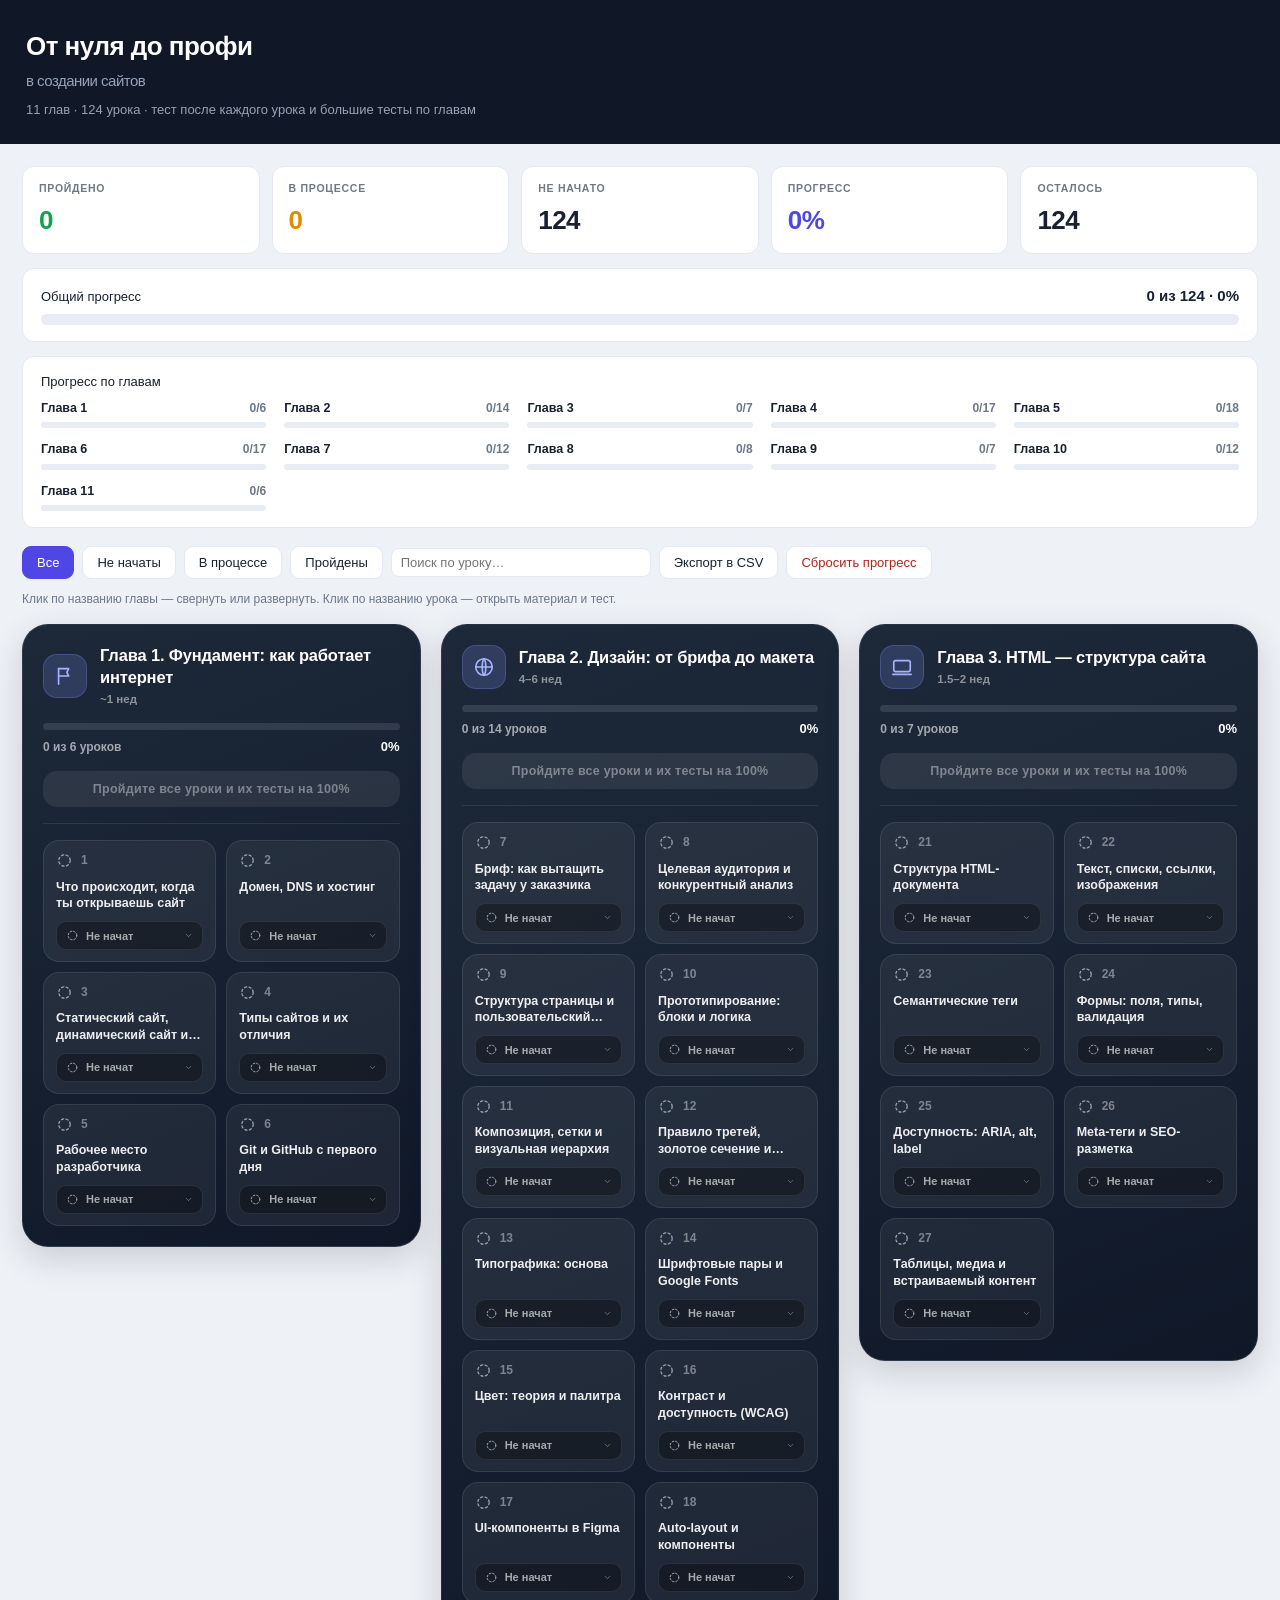
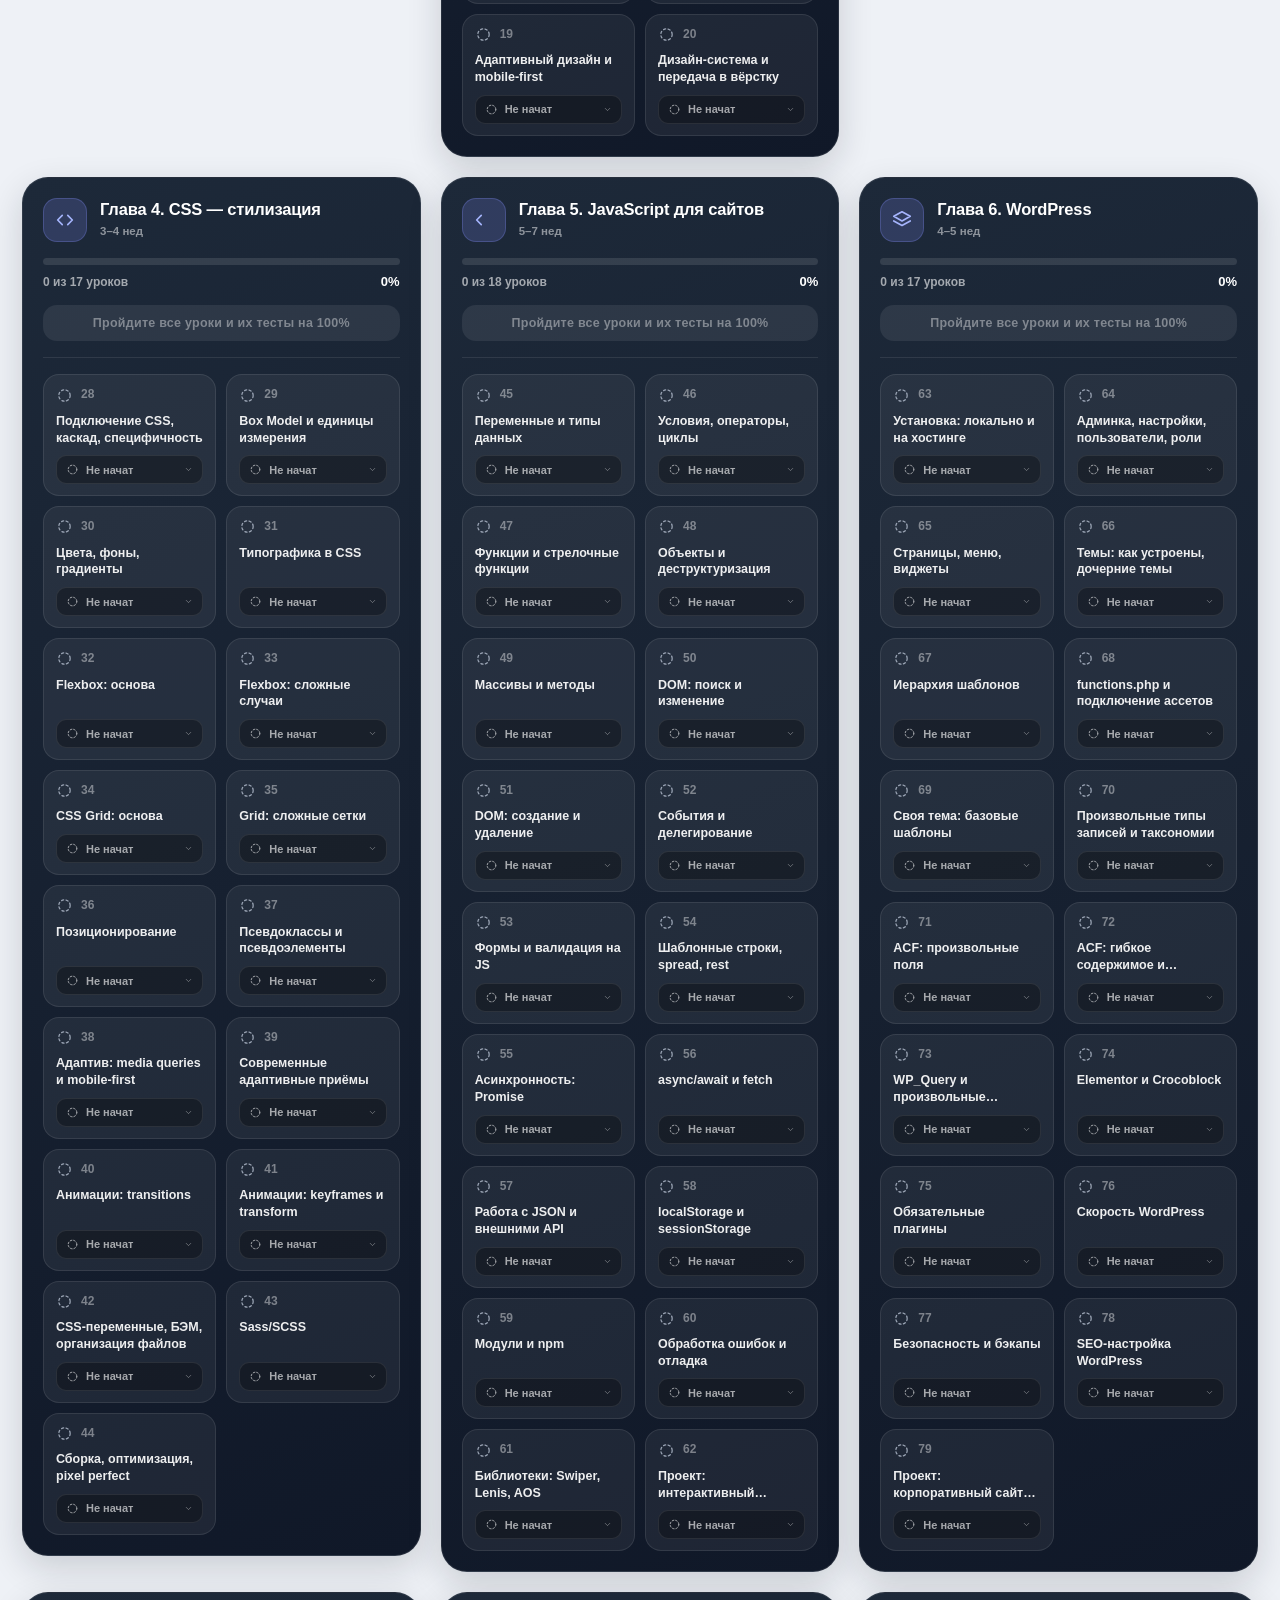
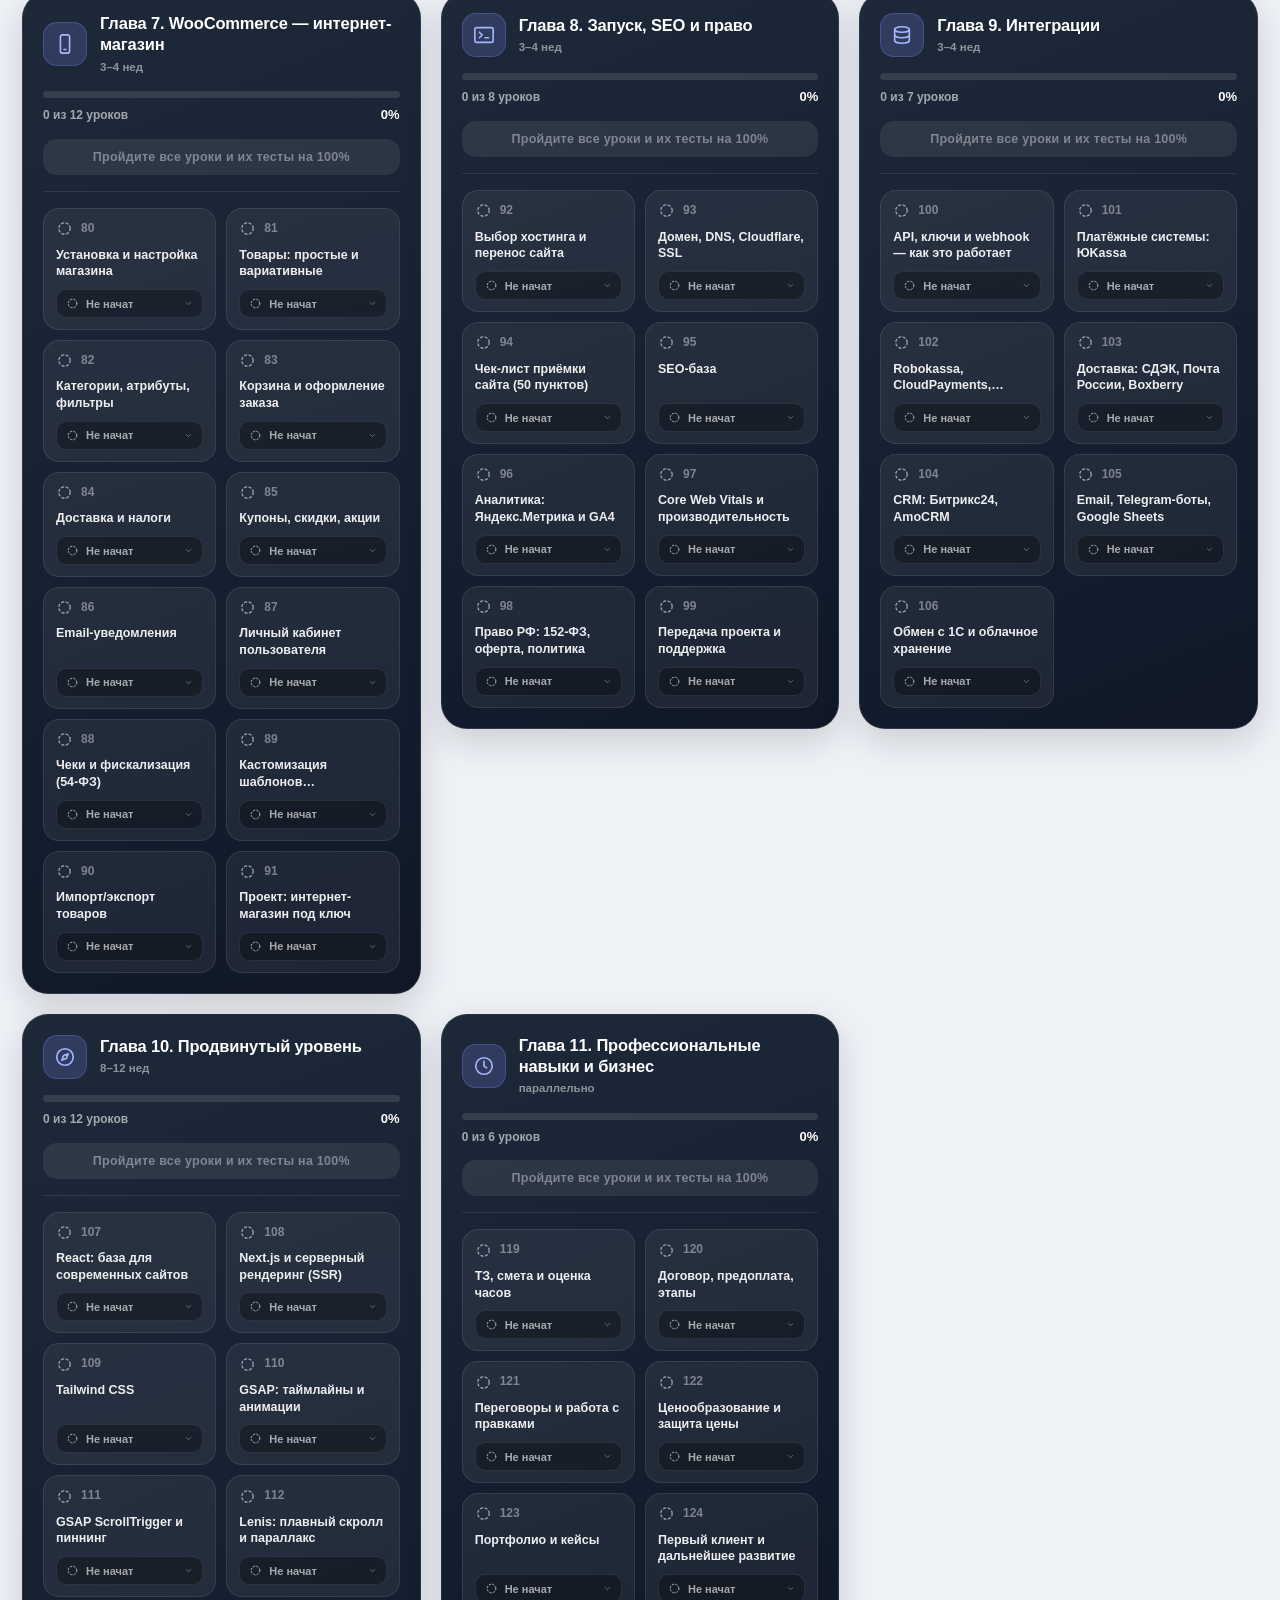
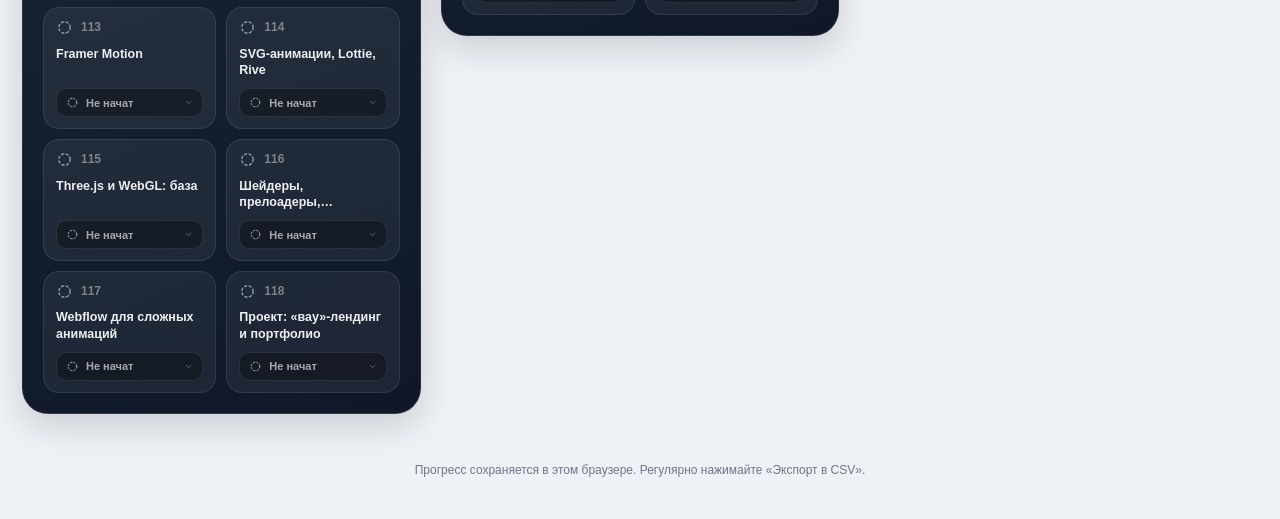
<file: site/index.html>
<!DOCTYPE html>
<html lang="ru">
<head>
<meta charset="UTF-8">
<meta name="viewport" content="width=device-width,initial-scale=1">
<title>От нуля до профи — трекер обучения созданию сайтов</title>
<meta name="description" content="124 урока по созданию сайтов: дизайн, HTML, CSS, JavaScript, WordPress, WooCommerce. Тесты по каждому уроку и большие тесты по главам.">
<link rel="stylesheet" href="assets/styles.css">
</head>
<body>
<header class="top">
  <h1>От нуля до профи <span>в создании сайтов</span></h1>
  <p>11 глав · 124 урока · тест после каждого урока и большие тесты по главам</p>
</header>

<main class="wrap">
  <section class="cards" id="cards"></section>

  <section class="panel">
    <div class="rowline"><span>Общий прогресс</span><b id="pctTxt">0%</b></div>
    <div class="bar"><i id="mainBar"></i></div>
  </section>

  <section class="panel">
    <div class="rowline"><span>Прогресс по главам</span></div>
    <div id="chMini" class="chmini"></div>
  </section>

  <nav class="toolbar">
    <button class="btn on" data-f="all">Все</button>
    <button class="btn" data-f="0">Не начаты</button>
    <button class="btn" data-f="1">В процессе</button>
    <button class="btn" data-f="2">Пройдены</button>
    <input type="text" id="search" placeholder="Поиск по уроку…">
    <button class="btn" id="btnCsv">Экспорт в CSV</button>
    <button class="btn danger" id="btnReset">Сбросить прогресс</button>
  </nav>

  <p class="hint">Клик по названию главы — свернуть или развернуть. Клик по названию урока — открыть материал и тест.</p>

  <div id="list"></div>
</main>

<footer class="bottom">
  Прогресс сохраняется в этом браузере. Регулярно нажимайте «Экспорт в CSV».
</footer>

<!-- Окно урока -->
<div class="modal-bg" id="lessonBg">
  <div class="modal">
    <div class="modal-h">
      <div class="mh">
        <div class="crumb" id="mCrumb"></div>
        <h2 id="mTitle"></h2>
        <p class="goal" id="mGoal"></p>
      </div>
      <button class="modal-x" id="mClose" title="Закрыть (Esc)">✕</button>
    </div>
    <div class="modal-b" id="mBody"></div>
    <div class="qz-wrap" id="quizWrap"></div>
    <div class="modal-f">
      <button class="btn" id="mPrev">← Предыдущий</button>
      <span class="sp"></span>
      <span class="cnt" id="mNum"></span>
      <span class="sp"></span>
      <button class="btn pri" id="mNext">Следующий →</button>
    </div>
  </div>
</div>

<!-- Окно большого теста -->
<div class="modal-bg" id="blockBg">
  <div class="modal">
    <div class="modal-h">
      <div class="mh">
        <div class="crumb" id="bCrumb"></div>
        <h2 id="bTitle"></h2>
        <p class="goal" id="bGoal"></p>
      </div>
      <button class="modal-x" id="bClose" title="Закрыть (Esc)">✕</button>
    </div>
    <div class="qz-wrap show" id="bWrap"></div>
  </div>
</div>

<script src="assets/icons.js"></script>
<script src="assets/app.js"></script>
</body>
</html>
</file>
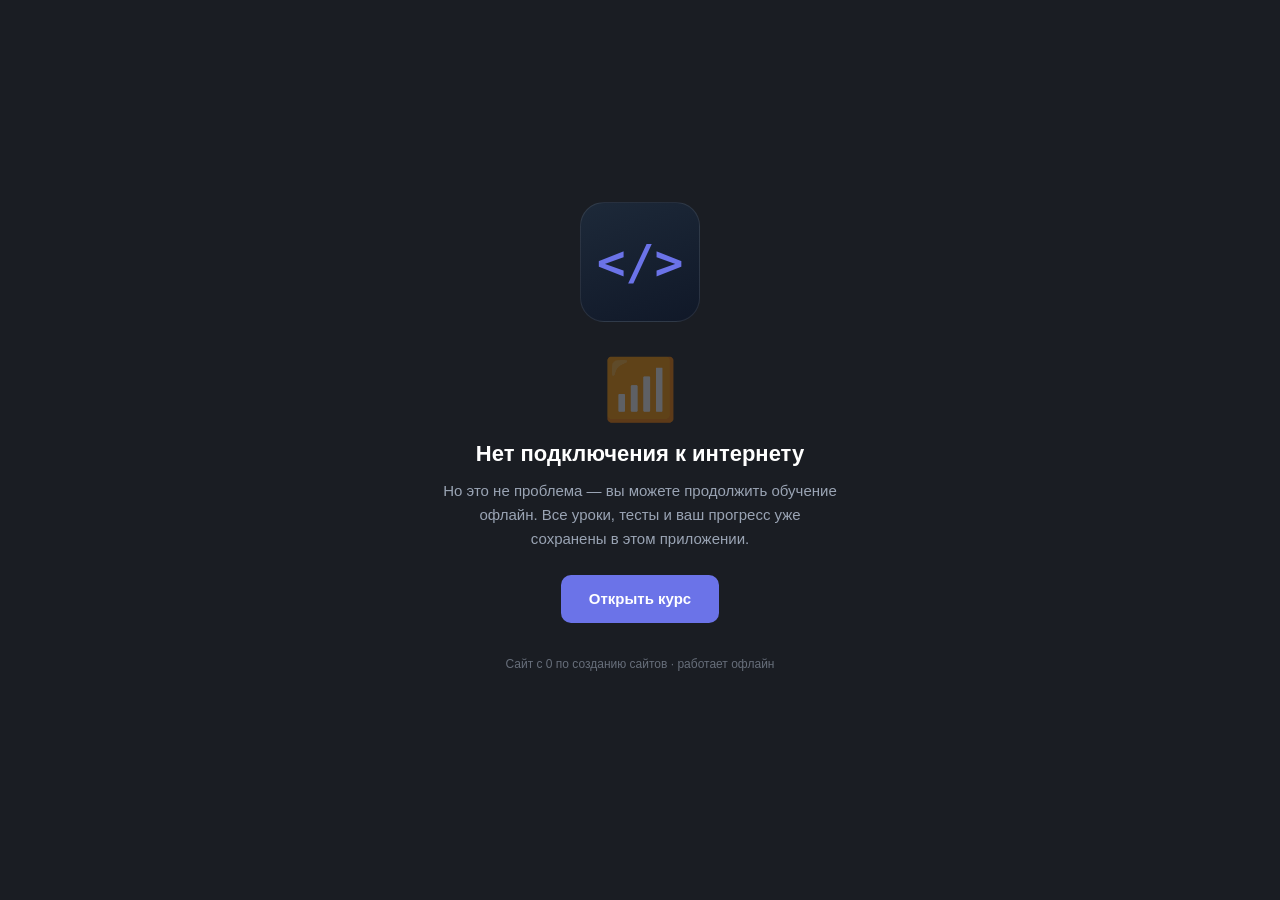
<file: offline.html>
<!DOCTYPE html>
<html lang="ru">
<head>
<meta charset="UTF-8">
<meta name="viewport" content="width=device-width,initial-scale=1,viewport-fit=cover">
<title>Нет интернета — Сайт с 0</title>
<style>
:root{--bg:#1a1d23;--card:#2a2f3a;--line:#3a4150;--txt:#e6e8ec;--muted:#9aa4b4;--acc:#6b73e8}
*{box-sizing:border-box;margin:0;padding:0}
html,body{height:100%;font-family:-apple-system,BlinkMacSystemFont,"Segoe UI",Roboto,Arial,sans-serif;background:var(--bg);color:var(--txt)}
body{display:flex;flex-direction:column;align-items:center;justify-content:center;padding:24px;text-align:center;min-height:100vh}
.icon{width:120px;height:120px;border-radius:24px;background:linear-gradient(158deg,#1d2939,#101828);display:flex;align-items:center;justify-content:center;font-size:48px;color:var(--acc);font-weight:800;font-family:monospace;border:1px solid rgba(255,255,255,.09);margin-bottom:32px}
h1{font-size:22px;margin-bottom:12px;color:#fff}
p{color:var(--muted);font-size:15px;line-height:1.6;max-width:400px;margin-bottom:24px}
.btn{display:inline-block;background:var(--acc);color:#fff;text-decoration:none;padding:14px 28px;border-radius:10px;font-weight:600;font-size:15px;border:none;cursor:pointer;min-height:48px}
.btn:hover{background:#5563d6}
.offline-icon{font-size:60px;margin-bottom:16px;opacity:.3}
.subtle{margin-top:32px;font-size:12px;color:var(--muted);opacity:.6}
</style>
</head>
<body>
<div class="icon">&lt;/&gt;</div>
<div class="offline-icon">📶</div>
<h1>Нет подключения к интернету</h1>
<p>Но это не проблема — вы можете продолжить обучение офлайн. Все уроки, тесты и ваш прогресс уже сохранены в этом приложении.</p>
<button class="btn" onclick="location.href='./'">Открыть курс</button>
<p class="subtle">Сайт с 0 по созданию сайтов · работает офлайн</p>
</body>
</html>
</file>
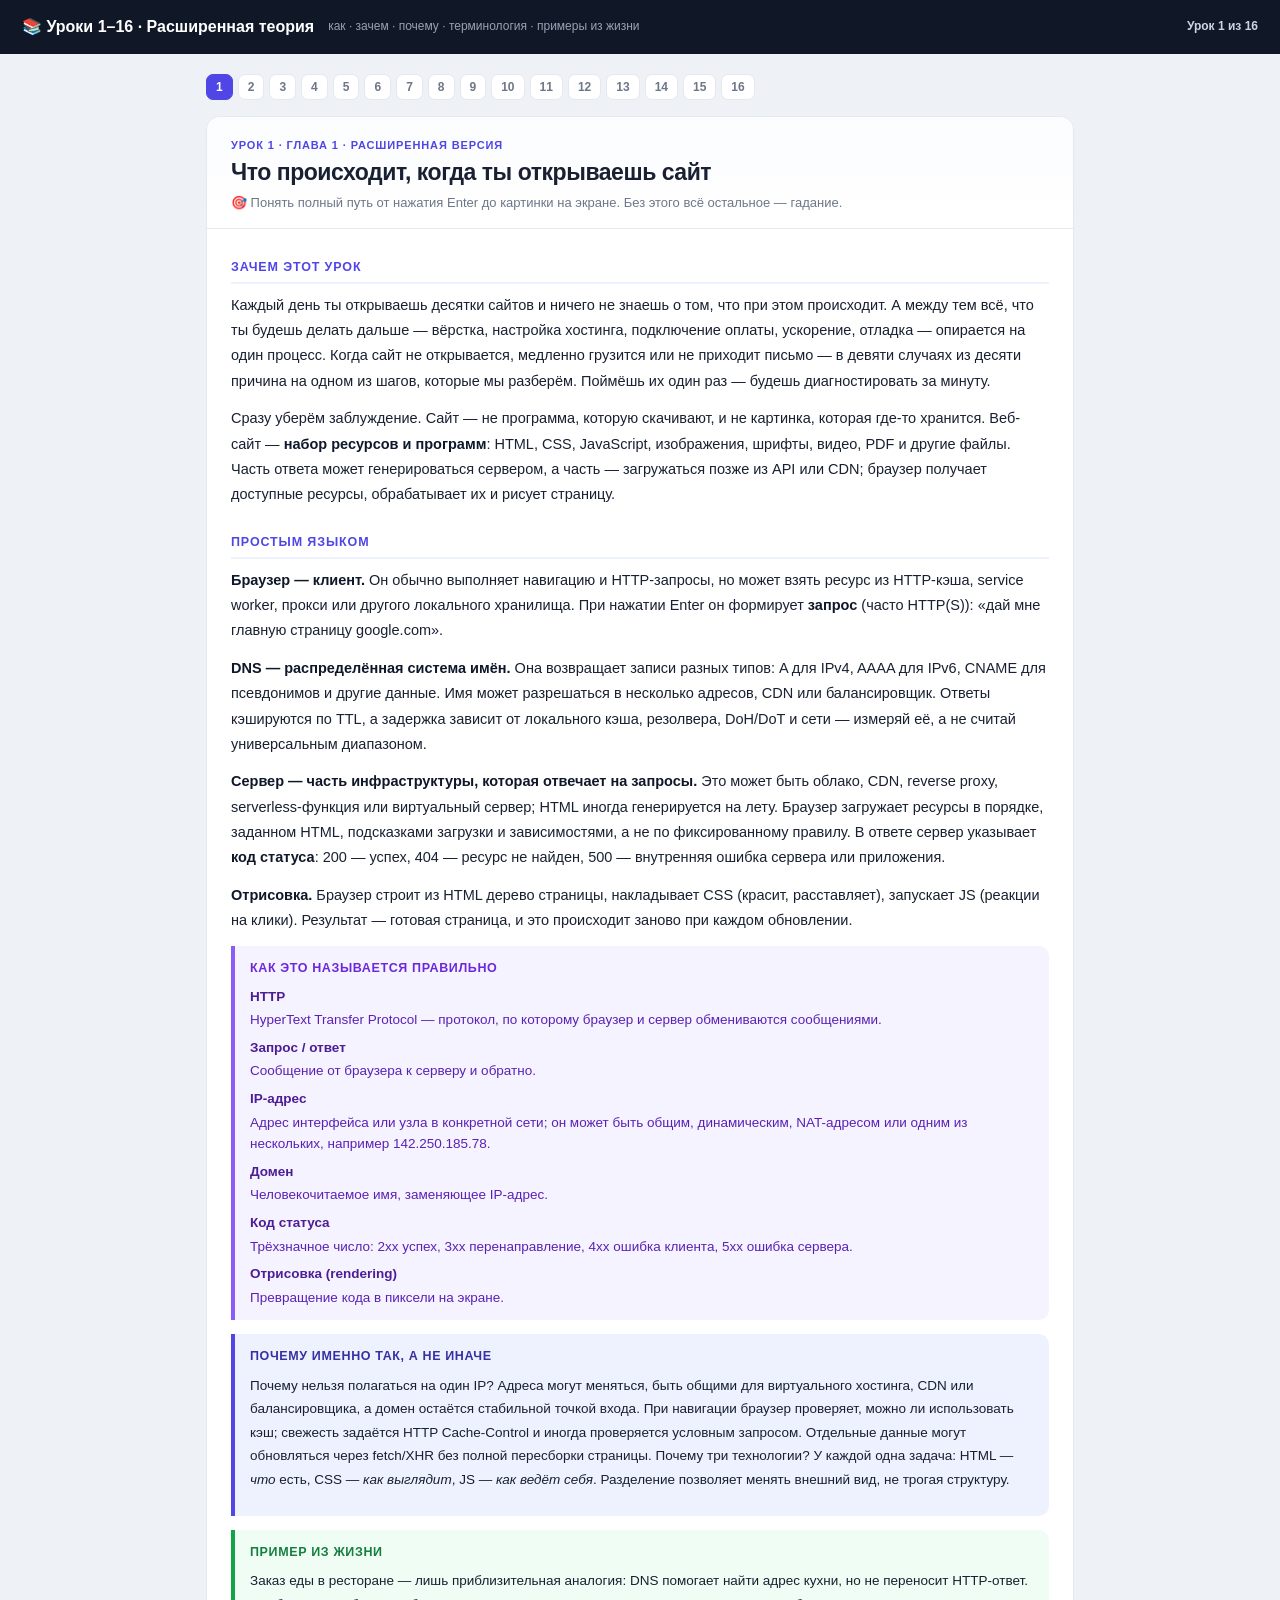
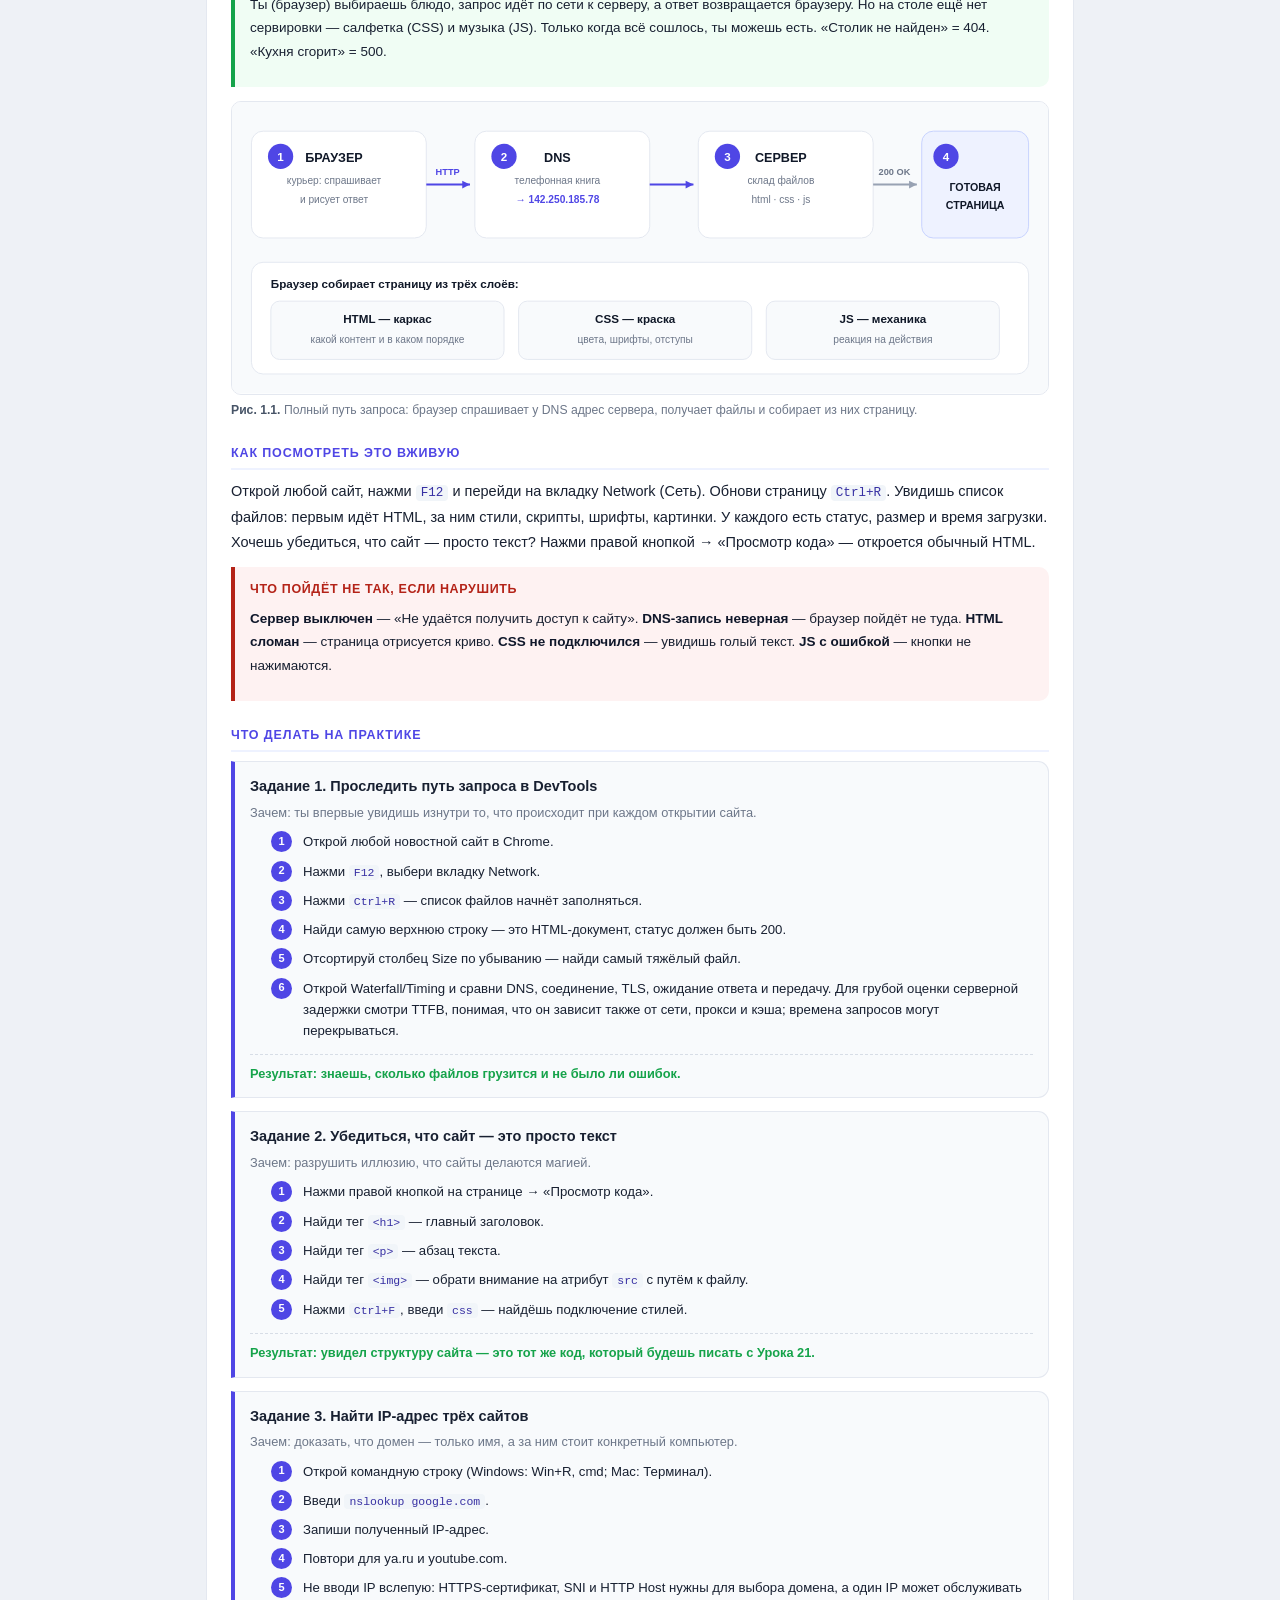
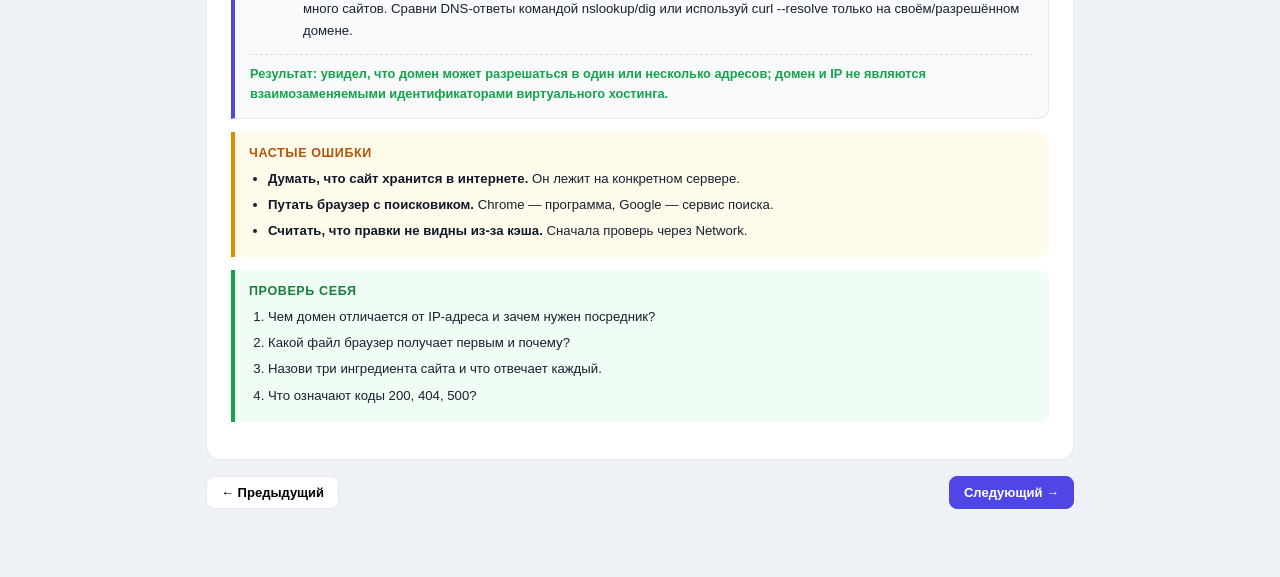
<file: uroki-01-16-rasshirennaya.html>
<!DOCTYPE html>
<html lang="ru">
<head>
<meta charset="UTF-8">
<meta name="viewport" content="width=device-width,initial-scale=1">
<title>Уроки 1–16 · Расширенная теория</title>
<style>
:root{--bg:#eef1f6;--card:#fff;--line:#e4e8f0;--txt:#182031;--muted:#6d7789;--acc:#4f46e5;--ok:#15a34a;--proc:#e08c00;--code:#101828}
*{box-sizing:border-box}html,body{margin:0;padding:0}
body{font-family:-apple-system,BlinkMacSystemFont,"Segoe UI",Roboto,Arial,sans-serif;background:var(--bg);color:var(--txt);font-size:14.5px;line-height:1.6}
header{background:#101828;color:#fff;padding:14px 22px;display:flex;align-items:center;gap:14px;flex-wrap:wrap;position:sticky;top:0;z-index:50}
header h1{margin:0;font-size:16px}header .sub{color:#98a2b3;font-size:12px}
header .cnt{margin-left:auto;font-size:12px;color:#cbd5e1;font-weight:600}
.wrap{max-width:900px;margin:0 auto;padding:20px 16px 70px}
.tabs{display:flex;gap:5px;flex-wrap:wrap;margin-bottom:16px}
.tab{border:1px solid var(--line);background:#fff;border-radius:7px;padding:5px 9px;font-size:12px;cursor:pointer;font-weight:600;color:var(--muted)}
.tab:hover{border-color:#c7cfdd}.tab.on{background:var(--acc);border-color:var(--acc);color:#fff}
.lesson{background:var(--card);border:1px solid var(--line);border-radius:14px;overflow:hidden}
.lh{padding:20px 24px 14px;border-bottom:1px solid var(--line);background:linear-gradient(180deg,#fbfcfe,#fff)}
.lh .num{font-size:11px;text-transform:uppercase;letter-spacing:.08em;color:var(--acc);font-weight:700}
.lh h2{margin:4px 0 0;font-size:23px;letter-spacing:-.02em;line-height:1.25}
.lh .goal{margin-top:6px;font-size:13px;color:var(--muted)}
.lb{padding:4px 24px 24px}
.lb h3{font-size:12.5px;text-transform:uppercase;letter-spacing:.07em;color:var(--acc);margin:24px 0 9px;font-weight:700;padding-bottom:5px;border-bottom:2px solid #eef2ff}
.lb h4{font-size:15.5px;margin:18px 0 6px}
.lb p{margin:0 0 12px;line-height:1.75}
.lb ul,.lb ol{margin:0 0 13px;padding-left:21px}
.lb li{margin-bottom:6px;line-height:1.68}
.lb strong{color:#0f172a}
.lb code{font-family:"SF Mono",Menlo,Consolas,monospace;font-size:.87em;background:#f1f5f9;padding:1px 5px;border-radius:4px;color:#3730a3}
.lb pre{background:var(--code);color:#e6edf7;padding:13px 15px;border-radius:9px;overflow-x:auto;font-size:12.2px;line-height:1.5;font-family:"SF Mono",Menlo,Consolas,monospace;margin:0 0 13px}
.lb pre code{background:none;padding:0;color:inherit}
.lb table{width:100%;border-collapse:collapse;margin:0 0 13px;font-size:12.8px}
.lb th{background:#f8fafc;text-align:left;padding:8px 10px;border:1px solid var(--line);font-weight:700;font-size:11px;text-transform:uppercase;letter-spacing:.04em;color:var(--muted)}
.lb td{padding:8px 10px;border:1px solid var(--line);vertical-align:top;line-height:1.5}
figure{margin:0 0 16px}
figure svg{width:100%;height:auto;display:block;border:1px solid var(--line);border-radius:10px;background:#fff}
figcaption{margin-top:6px;font-size:12.2px;color:var(--muted);line-height:1.5}
figcaption b{color:#475467}
.term{background:#f5f3ff;border-left:4px solid #8b5cf6;border-radius:0 10px 10px 0;padding:12px 15px;margin:0 0 14px}
.term-t{font-weight:700;font-size:12.5px;color:#6d28d9;margin-bottom:8px;text-transform:uppercase;letter-spacing:.05em}
.term dl{margin:0}
.term dt{font-weight:700;color:#4c1d95;font-size:13.5px;margin-top:6px}
.term dd{margin:2px 0 0 0;font-size:13.5px;line-height:1.6;color:#5b21b6}
.why{background:#eef2ff;border-left:4px solid var(--acc);border-radius:0 10px 10px 0;padding:12px 15px;margin:0 0 14px;font-size:13.5px;line-height:1.7}
.why-t{font-weight:700;font-size:12.5px;color:#3730a3;margin-bottom:6px;text-transform:uppercase;letter-spacing:.05em}
.life{background:#f0fdf4;border-left:4px solid var(--ok);border-radius:0 10px 10px 0;padding:12px 15px;margin:0 0 14px;font-size:13.5px;line-height:1.7}
.life-t{font-weight:700;font-size:12.5px;color:#15803d;margin-bottom:6px;text-transform:uppercase;letter-spacing:.05em}
.risk{background:#fef2f2;border-left:4px solid #b42318;border-radius:0 10px 10px 0;padding:12px 15px;margin:0 0 14px;font-size:13.5px;line-height:1.7}
.risk-t{font-weight:700;font-size:12.5px;color:#b42318;margin-bottom:6px;text-transform:uppercase;letter-spacing:.05em}
.task{background:#f8fafc;border:1px solid var(--line);border-left:4px solid var(--acc);border-radius:0 11px 11px 0;padding:13px 15px;margin:0 0 13px}
.task-h{font-weight:700;font-size:14.5px;margin-bottom:4px}
.task-why{font-size:12.8px;color:var(--muted);margin-bottom:9px;line-height:1.55}
.steps{margin:0;padding-left:0;list-style:none;counter-reset:st}
.steps li{position:relative;padding-left:32px;margin-bottom:8px;line-height:1.6;font-size:13.2px;counter-increment:st}
.steps li::before{content:counter(st);position:absolute;left:0;top:0;width:21px;height:21px;background:var(--acc);color:#fff;border-radius:50%;font-size:11px;font-weight:700;display:flex;align-items:center;justify-content:center}
.task-r{margin-top:10px;padding-top:9px;border-top:1px dashed #d7dde6;font-size:12.8px;color:var(--ok);font-weight:600}
.warn{background:#fffbeb;border-left:4px solid var(--proc);border-radius:0 10px 10px 0;padding:11px 14px;margin:0 0 13px}
.warn-t{font-weight:700;font-size:12.5px;color:#b45309;margin-bottom:5px;text-transform:uppercase;letter-spacing:.05em}
.warn ul{margin:0;padding-left:19px}.warn li{font-size:13.2px;margin-bottom:4px}
.check{background:#f0fdf4;border-left:4px solid var(--ok);border-radius:0 10px 10px 0;padding:11px 14px;margin:0 0 13px}
.check-t{font-weight:700;font-size:12.5px;color:#15803d;margin-bottom:5px;text-transform:uppercase;letter-spacing:.05em}
.check ol{margin:0;padding-left:19px}.check li{font-size:13.2px;margin-bottom:4px}
.note{background:#eef2ff;border-left:4px solid var(--acc);border-radius:0 10px 10px 0;padding:11px 14px;margin:0 0 13px;font-size:13.5px}
.navb{display:flex;gap:9px;margin-top:16px}.navb .sp{flex:1}
.btn{border:1px solid var(--line);background:#fff;padding:8px 14px;border-radius:8px;font-size:13px;cursor:pointer;font-weight:600;font-family:inherit}
.btn:hover{border-color:#c7cfdd}.btn:focus-visible{outline:3px solid #a5b4fc;outline-offset:2px}.btn.pri{background:var(--acc);border-color:var(--acc);color:#fff}
@media(max-width:700px){.lh,.lb{padding-left:15px;padding-right:15px}.lh h2{font-size:20px}}
</style>
</head>
<body>
<header><h1>📚 Уроки 1–16 · Расширенная теория</h1><span class="sub">как · зачем · почему · терминология · примеры из жизни</span><span class="cnt" id="cnt"></span></header>
<div class="wrap"><div class="tabs" id="tabs"></div><div id="out"></div>
<div class="navb"><button class="btn" id="prev">← Предыдущий</button><span class="sp"></span><button class="btn pri" id="next">Следующий →</button></div></div>
<script>
var L=[
{t:"Что происходит, когда ты открываешь сайт",g:"Понять полный путь от нажатия Enter до картинки на экране. Без этого всё остальное — гадание.",c:`
<h3>Зачем этот урок</h3>
<p>Каждый день ты открываешь десятки сайтов и ничего не знаешь о том, что при этом происходит. А между тем всё, что ты будешь делать дальше — вёрстка, настройка хостинга, подключение оплаты, ускорение, отладка — опирается на один процесс. Когда сайт не открывается, медленно грузится или не приходит письмо — в девяти случаях из десяти причина на одном из шагов, которые мы разберём. Поймёшь их один раз — будешь диагностировать за минуту.</p>
<p>Сразу уберём заблуждение. Сайт — не программа, которую скачивают, и не картинка, которая где-то хранится. Веб-сайт — <strong>набор ресурсов и программ</strong>: HTML, CSS, JavaScript, изображения, шрифты, видео, PDF и другие файлы. Часть ответа может генерироваться сервером, а часть — загружаться позже из API или CDN; браузер получает доступные ресурсы, обрабатывает их и рисует страницу.</p>

<h3>Простым языком</h3>
<p><strong>Браузер — клиент.</strong> Он обычно выполняет навигацию и HTTP-запросы, но может взять ресурс из HTTP-кэша, service worker, прокси или другого локального хранилища. При нажатии Enter он формирует <strong>запрос</strong> (часто HTTP(S)): «дай мне главную страницу google.com».</p>
<p><strong>DNS — распределённая система имён.</strong> Она возвращает записи разных типов: A для IPv4, AAAA для IPv6, CNAME для псевдонимов и другие данные. Имя может разрешаться в несколько адресов, CDN или балансировщик. Ответы кэшируются по TTL, а задержка зависит от локального кэша, резолвера, DoH/DoT и сети — измеряй её, а не считай универсальным диапазоном.</p>
<p><strong>Сервер — часть инфраструктуры, которая отвечает на запросы.</strong> Это может быть облако, CDN, reverse proxy, serverless-функция или виртуальный сервер; HTML иногда генерируется на лету. Браузер загружает ресурсы в порядке, заданном HTML, подсказками загрузки и зависимостями, а не по фиксированному правилу. В ответе сервер указывает <strong>код статуса</strong>: 200 — успех, 404 — ресурс не найден, 500 — внутренняя ошибка сервера или приложения.</p>
<p><strong>Отрисовка.</strong> Браузер строит из HTML дерево страницы, накладывает CSS (красит, расставляет), запускает JS (реакции на клики). Результат — готовая страница, и это происходит заново при каждом обновлении.</p>

<div class="term"><div class="term-t">Как это называется правильно</div>
<dl>
<dt>HTTP</dt><dd>HyperText Transfer Protocol — протокол, по которому браузер и сервер обмениваются сообщениями.</dd>
<dt>Запрос / ответ</dt><dd>Сообщение от браузера к серверу и обратно.</dd>
<dt>IP-адрес</dt><dd>Адрес интерфейса или узла в конкретной сети; он может быть общим, динамическим, NAT-адресом или одним из нескольких, например 142.250.185.78.</dd>
<dt>Домен</dt><dd>Человекочитаемое имя, заменяющее IP-адрес.</dd>
<dt>Код статуса</dt><dd>Трёхзначное число: 2xx успех, 3xx перенаправление, 4xx ошибка клиента, 5xx ошибка сервера.</dd>
<dt>Отрисовка (rendering)</dt><dd>Превращение кода в пиксели на экране.</dd>
</dl></div>

<div class="why"><div class="why-t">Почему именно так, а не иначе</div>
<p>Почему нельзя полагаться на один IP? Адреса могут меняться, быть общими для виртуального хостинга, CDN или балансировщика, а домен остаётся стабильной точкой входа. При навигации браузер проверяет, можно ли использовать кэш; свежесть задаётся HTTP Cache-Control и иногда проверяется условным запросом. Отдельные данные могут обновляться через fetch/XHR без полной пересборки страницы. Почему три технологии? У каждой одна задача: HTML — <em>что</em> есть, CSS — <em>как выглядит</em>, JS — <em>как ведёт себя</em>. Разделение позволяет менять внешний вид, не трогая структуру.</p></div>

<div class="life"><div class="life-t">Пример из жизни</div>
<p>Заказ еды в ресторане — лишь приблизительная аналогия: DNS помогает найти адрес кухни, но не переносит HTTP-ответ. Ты (браузер) выбираешь блюдо, запрос идёт по сети к серверу, а ответ возвращается браузеру. Но на столе ещё нет сервировки — салфетка (CSS) и музыка (JS). Только когда всё сошлось, ты можешь есть. «Столик не найден» = 404. «Кухня сгорит» = 500.</p></div>

<figure><svg viewBox="0 0 840 300" xmlns="http://www.w3.org/2000/svg" role="img" aria-label="Схема пути запроса">
<rect width="840" height="300" fill="#f8fafc"/>
<rect x="20" y="30" width="180" height="110" rx="12" fill="#fff" stroke="#e4e8f0"/>
<circle cx="50" cy="56" r="13" fill="#4f46e5"/><text x="50" y="61" text-anchor="middle" fill="#fff" font-size="12" font-weight="700" font-family="Arial">1</text>
<text x="105" y="62" text-anchor="middle" fill="#101828" font-size="13" font-weight="700" font-family="Arial">БРАУЗЕР</text>
<text x="105" y="84" text-anchor="middle" fill="#6d7789" font-size="10.5" font-family="Arial">курьер: спрашивает</text>
<text x="105" y="104" text-anchor="middle" fill="#6d7789" font-size="10.5" font-family="Arial">и рисует ответ</text>
<line x1="200" y1="85" x2="245" y2="85" stroke="#4f46e5" stroke-width="2"/>
<path d="M245,85 l-8,-4 v8 z" fill="#4f46e5"/>
<text x="222" y="75" text-anchor="middle" fill="#4f46e5" font-size="9.5" font-weight="700" font-family="Arial">HTTP</text>
<rect x="250" y="30" width="180" height="110" rx="12" fill="#fff" stroke="#e4e8f0"/>
<circle cx="280" cy="56" r="13" fill="#4f46e5"/><text x="280" y="61" text-anchor="middle" fill="#fff" font-size="12" font-weight="700" font-family="Arial">2</text>
<text x="335" y="62" text-anchor="middle" fill="#101828" font-size="13" font-weight="700" font-family="Arial">DNS</text>
<text x="335" y="84" text-anchor="middle" fill="#6d7789" font-size="10.5" font-family="Arial">телефонная книга</text>
<text x="335" y="104" text-anchor="middle" fill="#4f46e5" font-size="10.5" font-weight="700" font-family="Arial">→ 142.250.185.78</text>
<line x1="430" y1="85" x2="475" y2="85" stroke="#4f46e5" stroke-width="2"/>
<path d="M475,85 l-8,-4 v8 z" fill="#4f46e5"/>
<rect x="480" y="30" width="180" height="110" rx="12" fill="#fff" stroke="#e4e8f0"/>
<circle cx="510" cy="56" r="13" fill="#4f46e5"/><text x="510" y="61" text-anchor="middle" fill="#fff" font-size="12" font-weight="700" font-family="Arial">3</text>
<text x="565" y="62" text-anchor="middle" fill="#101828" font-size="13" font-weight="700" font-family="Arial">СЕРВЕР</text>
<text x="565" y="84" text-anchor="middle" fill="#6d7789" font-size="10.5" font-family="Arial">склад файлов</text>
<text x="565" y="104" text-anchor="middle" fill="#6d7789" font-size="10.5" font-family="Arial">html · css · js</text>
<line x1="660" y1="85" x2="705" y2="85" stroke="#98a2b3" stroke-width="2"/>
<path d="M705,85 l-8,-4 v8 z" fill="#98a2b3"/>
<text x="682" y="75" text-anchor="middle" fill="#6d7789" font-size="9.5" font-weight="700" font-family="Arial">200 OK</text>
<rect x="710" y="30" width="110" height="110" rx="12" fill="#eef2ff" stroke="#c7d2fe"/>
<circle cx="735" cy="56" r="13" fill="#4f46e5"/><text x="735" y="61" text-anchor="middle" fill="#fff" font-size="12" font-weight="700" font-family="Arial">4</text>
<text x="765" y="92" text-anchor="middle" fill="#101828" font-size="11" font-weight="700" font-family="Arial">ГОТОВАЯ</text>
<text x="765" y="110" text-anchor="middle" fill="#101828" font-size="11" font-weight="700" font-family="Arial">СТРАНИЦА</text>
<rect x="20" y="165" width="800" height="115" rx="12" fill="#fff" stroke="#e4e8f0"/>
<text x="40" y="192" fill="#101828" font-size="12" font-weight="700" font-family="Arial">Браузер собирает страницу из трёх слоёв:</text>
<rect x="40" y="205" width="240" height="60" rx="9" fill="#f8fafc" stroke="#e4e8f0"/>
<text x="160" y="228" text-anchor="middle" fill="#101828" font-size="12" font-weight="700" font-family="Arial">HTML — каркас</text>
<text x="160" y="248" text-anchor="middle" fill="#6d7789" font-size="10.5" font-family="Arial">какой контент и в каком порядке</text>
<rect x="295" y="205" width="240" height="60" rx="9" fill="#f8fafc" stroke="#e4e8f0"/>
<text x="415" y="228" text-anchor="middle" fill="#101828" font-size="12" font-weight="700" font-family="Arial">CSS — краска</text>
<text x="415" y="248" text-anchor="middle" fill="#6d7789" font-size="10.5" font-family="Arial">цвета, шрифты, отступы</text>
<rect x="550" y="205" width="240" height="60" rx="9" fill="#f8fafc" stroke="#e4e8f0"/>
<text x="670" y="228" text-anchor="middle" fill="#101828" font-size="12" font-weight="700" font-family="Arial">JS — механика</text>
<text x="670" y="248" text-anchor="middle" fill="#6d7789" font-size="10.5" font-family="Arial">реакция на действия</text>
</svg><figcaption><b>Рис. 1.1.</b> Полный путь запроса: браузер спрашивает у DNS адрес сервера, получает файлы и собирает из них страницу.</figcaption></figure>

<h3>Как посмотреть это вживую</h3>
<p>Открой любой сайт, нажми <code>F12</code> и перейди на вкладку Network (Сеть). Обнови страницу <code>Ctrl+R</code>. Увидишь список файлов: первым идёт HTML, за ним стили, скрипты, шрифты, картинки. У каждого есть статус, размер и время загрузки. Хочешь убедиться, что сайт — просто текст? Нажми правой кнопкой → «Просмотр кода» — откроется обычный HTML.</p>

<div class="risk"><div class="risk-t">Что пойдёт не так, если нарушить</div>
<p><strong>Сервер выключен</strong> — «Не удаётся получить доступ к сайту». <strong>DNS-запись неверная</strong> — браузер пойдёт не туда. <strong>HTML сломан</strong> — страница отрисуется криво. <strong>CSS не подключился</strong> — увидишь голый текст. <strong>JS с ошибкой</strong> — кнопки не нажимаются.</p></div>

<h3>Что делать на практике</h3>
<div class="task"><div class="task-h">Задание 1. Проследить путь запроса в DevTools</div>
<div class="task-why">Зачем: ты впервые увидишь изнутри то, что происходит при каждом открытии сайта.</div>
<ol class="steps">
<li>Открой любой новостной сайт в Chrome.</li>
<li>Нажми <code>F12</code>, выбери вкладку Network.</li>
<li>Нажми <code>Ctrl+R</code> — список файлов начнёт заполняться.</li>
<li>Найди самую верхнюю строку — это HTML-документ, статус должен быть 200.</li>
<li>Отсортируй столбец Size по убыванию — найди самый тяжёлый файл.</li>
<li>Открой Waterfall/Timing и сравни DNS, соединение, TLS, ожидание ответа и передачу. Для грубой оценки серверной задержки смотри TTFB, понимая, что он зависит также от сети, прокси и кэша; времена запросов могут перекрываться.</li>
</ol>
<div class="task-r">Результат: знаешь, сколько файлов грузится и не было ли ошибок.</div></div>

<div class="task"><div class="task-h">Задание 2. Убедиться, что сайт — это просто текст</div>
<div class="task-why">Зачем: разрушить иллюзию, что сайты делаются магией.</div>
<ol class="steps">
<li>Нажми правой кнопкой на странице → «Просмотр кода».</li>
<li>Найди тег <code>&lt;h1&gt;</code> — главный заголовок.</li>
<li>Найди тег <code>&lt;p&gt;</code> — абзац текста.</li>
<li>Найди тег <code>&lt;img&gt;</code> — обрати внимание на атрибут <code>src</code> с путём к файлу.</li>
<li>Нажми <code>Ctrl+F</code>, введи <code>css</code> — найдёшь подключение стилей.</li>
</ol>
<div class="task-r">Результат: увидел структуру сайта — это тот же код, который будешь писать с Урока 21.</div></div>

<div class="task"><div class="task-h">Задание 3. Найти IP-адрес трёх сайтов</div>
<div class="task-why">Зачем: доказать, что домен — только имя, а за ним стоит конкретный компьютер.</div>
<ol class="steps">
<li>Открой командную строку (Windows: Win+R, cmd; Mac: Терминал).</li>
<li>Введи <code>nslookup google.com</code>.</li>
<li>Запиши полученный IP-адрес.</li>
<li>Повтори для ya.ru и youtube.com.</li>
<li>Не вводи IP вслепую: HTTPS-сертификат, SNI и HTTP Host нужны для выбора домена, а один IP может обслуживать много сайтов. Сравни DNS-ответы командой nslookup/dig или используй curl --resolve только на своём/разрешённом домене.</li>
</ol>
<div class="task-r">Результат: увидел, что домен может разрешаться в один или несколько адресов; домен и IP не являются взаимозаменяемыми идентификаторами виртуального хостинга.</div></div>

<div class="warn"><div class="warn-t">Частые ошибки</div><ul>
<li><strong>Думать, что сайт хранится в интернете.</strong> Он лежит на конкретном сервере.</li>
<li><strong>Путать браузер с поисковиком.</strong> Chrome — программа, Google — сервис поиска.</li>
<li><strong>Считать, что правки не видны из-за кэша.</strong> Сначала проверь через Network.</li>
</ul></div>

<div class="check"><div class="check-t">Проверь себя</div>
<ol><li>Чем домен отличается от IP-адреса и зачем нужен посредник?</li>
<li>Какой файл браузер получает первым и почему?</li>
<li>Назови три ингредиента сайта и что отвечает каждый.</li>
<li>Что означают коды 200, 404, 500?</li></ol></div>
`},

{t:"Домен, DNS и хостинг",g:"Понять, из чего физически состоит адрес сайта и где он лежит. Без этого нельзя запустить сайт.",c:`
<h3>Зачем этот урок</h3>
<p>Через несколько месяцев ты будешь сдавать клиентам готовые сайты. На запуске всегда возникают вопросы: куда залить файлы, как привязать домен, почему сайт не открывается, куда направить почту. Всё это — про три вещи: домен, DNS и хостинг. Разберёшь сейчас — запуск перестанет быть стрессом.</p>
<p>Главная путаница новичка — смешать три понятия в одно. Давай разделим навсегда.</p><div class="note"><strong>Правовая оговорка.</strong> Это учебная модель, а не юридическая консультация. Условия регистрации, права на домен, платежи, персональные данные и договоры нужно сверять с актуальным провайдером и юристом в своей юрисдикции перед запуском.</div>

<h3>Простым языком</h3>
<p><strong>Домен — имя.</strong> Регистрацию/делегацию оформляют через регистратора на срок по правилам реестра и зоны. Цена, налоги, ограничения, перенос и права зависят от региона и провайдера: проверь документацию и условия на дату публикации. Ключевое свойство: домен можно перенаправить на другой сервер, поменяв одну DNS-запись. Поэтому «купить домен» и «купить хостинг» — независимые операции, лучше у разных провайдеров.</p>
<p><strong>DNS — диспетчерская.</strong> Записи зоны указывают, как разрешать имя: например, A/AAAA, CNAME, MX или TXT. Видимость изменений зависит от TTL, делегации NS/DS, отрицательного кэширования и локальных резолверов; проверяй авторитетные NS и несколько резолверов, не используй универсальный срок.</p>
<p><strong>Хостинг — среда размещения сайта.</strong> Это может быть shared-сервер, контейнер, CDN, VPS или облачная платформа; файлы и база могут находиться в разных сервисах. Доступность, резервные копии и защита зависят от провайдера и настроек. Захотел переехать — забрал вещи, снял другую квартиру.</p>

<div class="term"><div class="term-t">Как это называется правильно</div>
<dl>
<dt>Регистратор</dt><dd>Компания, через которую покупают домен и управляют DNS.</dd>
<dt>Хостинг-провайдер</dt><dd>Компания, предоставляющая сервер для файлов сайта.</dd>
<dt>DNS-зона</dt><dd>Набор записей, описывающих домен.</dd>
<dt>A-запись</dt><dd>Указывает IPv4-адрес; для IPv6 используется AAAA.</dd>
<dt>CNAME</dt><dd>Псевдоним одного имени для другого; для owner name обычно нельзя одновременно задавать другие записи, а корень зоны зависит от механизма провайдера.</dd>
<dt>MX</dt><dd>Указывает почтовый сервер домена.</dd>
<dt>TXT</dt><dd>Общий текстовый ресурсный тип, применяемый, например, для верификации, SPF, DKIM и DMARC; назначение задаёт конкретный стандарт.</dd>
<dt>TTL</dt><dd>Секунды, сколько запись может жить в кэше.</dd>
<dt>Shared / VPS</dt><dd>Общий сервер / виртуальный выделенный.</dd>
<dt>FTP</dt><dd>Протокол передачи без обязательного шифрования; для практики предпочитай SFTP/FTPS или безопасный deployment и проверь документацию версии/провайдера.</dd>
</dl></div>

<div class="why"><div class="why-t">Почему именно так, а не иначе</div>
<p>Почему домен и хостинг разделены? Это разные услуги с разными сроками: домен на годы, хостинг на месяцы. Разделил — сменил хостинг, не потеряв домен и посетителей. Почему DNS-изменения занимают до суток? Записи кэшируются на тысячах серверов мира, каждому нужно время узнать новое значение. Почему лучше у разных провайдеров? Если один заблокирует аккаунт или обанкротится, второй продолжит работать.</p></div>

<div class="life"><div class="life-t">Пример из жизни</div>
<p>Домен — номер телефона: постоянный, его даёшь людям. Хостинг — офис: можешь переехать, но номер останется с тобой, если сам перенаправишь. DNS — телефонная станция: знает, что твой номер сейчас ведёт в новый офис. MX — «если звонят про письма, соединяй с почтовым отделением». CNAME — «если звонят на www, соединяй с основным номером».</p></div>

<figure><svg viewBox="0 0 840 380" xmlns="http://www.w3.org/2000/svg" role="img" aria-label="Схема домена, DNS и хостинга">
<rect width="840" height="380" fill="#f8fafc"/>
<text x="30" y="24" fill="#101828" font-size="13" font-weight="700" font-family="Arial">1. ДОМЕН — имя</text>
<rect x="30" y="34" width="240" height="66" rx="12" fill="#fff" stroke="#e4e8f0"/>
<text x="150" y="60" text-anchor="middle" fill="#4f46e5" font-size="16" font-weight="700" font-family="Arial">mysite.ru</text>
<text x="150" y="82" text-anchor="middle" fill="#6d7789" font-size="10.5" font-family="Arial">регистратор · 200–900 ₽/год</text>
<text x="300" y="24" fill="#101828" font-size="13" font-weight="700" font-family="Arial">2. DNS — переводчик</text>
<rect x="300" y="34" width="250" height="66" rx="12" fill="#fff" stroke="#e4e8f0"/>
<text x="425" y="60" text-anchor="middle" fill="#101828" font-size="12.5" font-weight="700" font-family="Arial">mysite.ru → 185.22.11.4</text>
<text x="425" y="82" text-anchor="middle" fill="#6d7789" font-size="10.5" font-family="Arial">записи: A, CNAME, MX, TXT</text>
<text x="580" y="24" fill="#101828" font-size="13" font-weight="700" font-family="Arial">3. ХОСТИНГ — квартира</text>
<rect x="580" y="34" width="230" height="66" rx="12" fill="#fff" stroke="#e4e8f0"/>
<text x="695" y="60" text-anchor="middle" fill="#101828" font-size="12" font-weight="700" font-family="Arial">/var/www/mysite/</text>
<text x="695" y="82" text-anchor="middle" fill="#6d7789" font-size="10.5" font-family="Arial">index.html · style.css · БД</text>
<line x1="270" y1="67" x2="296" y2="67" stroke="#4f46e5" stroke-width="2"/>
<path d="M296,67 l-8,-4 v8 z" fill="#4f46e5"/>
<line x1="550" y1="67" x2="576" y2="67" stroke="#4f46e5" stroke-width="2"/>
<path d="M576,67 l-8,-4 v8 z" fill="#4f46e5"/>
<rect x="30" y="120" width="780" height="115" rx="12" fill="#fff" stroke="#e4e8f0"/>
<text x="50" y="144" fill="#101828" font-size="12" font-weight="700" font-family="Arial">Записи DNS — что и куда направлять</text>
<rect x="50" y="155" width="175" height="68" rx="9" fill="#f8fafc" stroke="#e4e8f0"/>
<text x="137" y="176" text-anchor="middle" fill="#4f46e5" font-size="12" font-weight="700" font-family="Arial">A</text>
<text x="137" y="195" text-anchor="middle" fill="#101828" font-size="10.5" font-family="Arial">mysite.ru → IP</text>
<text x="137" y="212" text-anchor="middle" fill="#6d7789" font-size="10" font-family="Arial">«сайт лежит здесь»</text>
<rect x="237" y="155" width="175" height="68" rx="9" fill="#f8fafc" stroke="#e4e8f0"/>
<text x="324" y="176" text-anchor="middle" fill="#4f46e5" font-size="12" font-weight="700" font-family="Arial">CNAME</text>
<text x="324" y="195" text-anchor="middle" fill="#101828" font-size="10.5" font-family="Arial">www → mysite.ru</text>
<text x="324" y="212" text-anchor="middle" fill="#6d7789" font-size="10" font-family="Arial">«это псевдоним»</text>
<rect x="424" y="155" width="175" height="68" rx="9" fill="#f8fafc" stroke="#e4e8f0"/>
<text x="511" y="176" text-anchor="middle" fill="#4f46e5" font-size="12" font-weight="700" font-family="Arial">MX</text>
<text x="511" y="195" text-anchor="middle" fill="#101828" font-size="10.5" font-family="Arial">mail.mysite.ru</text>
<text x="511" y="212" text-anchor="middle" fill="#6d7789" font-size="10" font-family="Arial">«куда слать почту»</text>
<rect x="611" y="155" width="175" height="68" rx="9" fill="#f8fafc" stroke="#e4e8f0"/>
<text x="698" y="176" text-anchor="middle" fill="#4f46e5" font-size="12" font-weight="700" font-family="Arial">TXT</text>
<text x="698" y="195" text-anchor="middle" fill="#101828" font-size="10.5" font-family="Arial">v=spf1 include:…</text>
<text x="698" y="212" text-anchor="middle" fill="#6d7789" font-size="10" font-family="Arial">«проверка, антиспам»</text>
<text x="30" y="255" fill="#101828" font-size="12.5" font-weight="700" font-family="Arial">Два типа хостинга</text>
<rect x="30" y="265" width="380" height="100" rx="12" fill="#fff" stroke="#e4e8f0"/>
<text x="50" y="290" fill="#101828" font-size="12" font-weight="700" font-family="Arial">SHARED — сервер на сотни клиентов</text>
<text x="50" y="312" fill="#6d7789" font-size="11" font-family="Arial">150–500 ₽/мес · панель управления</text>
<text x="50" y="332" fill="#6d7789" font-size="11" font-family="Arial">лендинги, магазины до 1000 товаров</text>
<text x="50" y="352" fill="#6d7789" font-size="11" font-family="Arial">Timeweb, Beget</text>
<rect x="430" y="265" width="380" height="100" rx="12" fill="#eef2ff" stroke="#c7d2fe"/>
<text x="450" y="290" fill="#101828" font-size="12" font-weight="700" font-family="Arial">VPS — виртуальный сервер только твой</text>
<text x="450" y="312" fill="#6d7789" font-size="11" font-family="Arial">300–1500 ₽/мес · настраиваешь сам</text>
<text x="450" y="332" fill="#6d7789" font-size="11" font-family="Arial">высокая нагрузка, особые требования</text>
<text x="450" y="352" fill="#6d7789" font-size="11" font-family="Arial">Selectel</text>
</svg><figcaption><b>Рис. 2.1.</b> Домен указывает на хостинг через DNS-записи. Разные записи решают разные задачи: A — сайт, CNAME — зеркало, MX — почта, TXT — проверка и антиспам.</figcaption></figure>

<h3>Как посмотреть это вживую</h3>
<pre>nslookup google.com
# или
ping google.com</pre>
<p>Увидишь IP-адрес — тот самый «номер дома». Введи его прямо в браузер: откроется тот же сайт. Это доказывает, что домен — просто удобное имя.</p>

<div class="risk"><div class="risk-t">Что пойдёт не так, если нарушить</div>
<p><strong>A-запись неверная</strong> — браузер пойдёт не туда. <strong>CNAME вместо A</strong> — многие хосты не поймут. <strong>MX не настроена</strong> — почта на домене не работает. <strong>Не продлить домен</strong> — через год сайт исчезнет. <strong>Shared с сотней соседей</strong> — один нагруженный сосед замедлит твой сайт.</p></div>

<h3>Что делать на практике</h3>
<div class="task"><div class="task-h">Задание 1. Купить домен и изучить управление DNS</div>
<div class="task-why">Зачем: поработаешь с реальной панелью регистратора.</div>
<ol class="steps">
<li>Зайди на reg.ru или namecheap.com.</li>
<li>Введи желаемое имя — система покажет, свободно ли оно.</li>
<li>Выбери зону .ru, оформи покупку на 1 год.</li>
<li>В личном кабинете найди «DNS-серверы» или «Управление зоной».</li>
<li>Изучи автоматически созданные записи, найди A-запись.</li>
<li>Запиши в заметки, что означает каждая запись.</li>
</ol>
<div class="task-r">Результат: свой домен и понимание панели управления DNS.</div></div>

<div class="task"><div class="task-h">Задание 2. Сравнить три хостинга</div>
<div class="task-why">Зачем: через месяцы будешь выбирать хостинг для клиентских сайтов.</div>
<ol class="steps">
<li>Открой тарифные страницы Timeweb, Beget, Selectel.</li>
<li>Заведи таблицу: цена, диск, сайтов, БД, PHP, поддержка, бэкап.</li>
<li>Заполни для дешёвого и среднего тарифа каждого.</li>
<li>Отметь, где включён бесплатный SSL и автобэкап.</li>
<li>Выпиши, какой выберешь для лендинга, какой — для магазина на 5000 товаров.</li>
</ol>
<div class="task-r">Результат: таблица сравнения и понимание, за что платишь.</div></div>

<div class="warn"><div class="warn-t">Частые ошибки</div><ul>
<li><strong>Домен и хостинг у одного провайдера.</strong> Заблокируют аккаунт — потеряешь всё.</li>
<li><strong>Ждать мгновенного применения DNS.</strong> Срок зависит от TTL и делегации; проверяй авторитетные NS и несколько резолверов.</li>
<li><strong>Путать A и CNAME.</strong> Часто прописывают CNAME вместо A — сайт не открывается.</li>
<li><strong>Забывать продлевать домен.</strong> Заведи напоминание за месяц.</li>
</ul></div>

<div class="check"><div class="check-t">Проверь себя</div>
<ol><li>Зачем домену A-запись и чем она отличается от CNAME?</li>
<li>Почему нельзя купить сайт на хостинге, не купив домен?</li>
<li>Сколько ждать после смены DNS и почему?</li>
<li>Когда shared недостаточно и нужен VPS?</li></ol></div>
`},

{t:"Статический сайт, динамический сайт и CMS",g:"Понять три способа создания сайта и уметь выбрать правильный под задачу.",c:`
<h3>Зачем этот урок</h3>
<p>«Мне нужен сайт» — это не одна задача, а три разных проекта с разной ценой, сроками и инструментами. Твоя профессия — понять, какой тип нужен, ещё до того как назвал цену. Ошибка стоит дорого: можно взяться за сложный динамический сайт, когда клиенту хватило бы лендинга, или наоборот.</p>

<h3>Простым языком</h3>
<p><strong>Статика — как заранее напечатанная листовка.</strong> HTML и другие файлы обычно подготовлены заранее и могут быстро отдаваться, но браузер всё ещё может получать персонализированные данные из API. Изменение исходного контента обычно требует сборки или правки файлов; отдельный headless-редактор может дать админку.</p>
<p><strong>Динамика — как повар в ресторане.</strong> Сервер может формировать ответ с данными пользователя, но не обязан делать это на каждый запрос: применяются SSR, SSG, ISR, кэширование и API. Заходишь в кабинет — сервер понимает, что это ты, и показывает твои заказы. Нужна программа на сервере (PHP, Node.js) и база данных. Это банки, соцсети, магазины. Сложнее, дороже, требует программиста.</p>
<p><strong>CMS — готовая программа динамики.</strong> Закрывает сложную часть за тебя: программа уже написана, протестирована и бесплатно лежит в открытом доступе. Загрузил на хостинг, надел сверху свой дизайн — клиент сам добавляет товары и меняет тексты. Ты не повар, ты менеджер ресторана.</p>

<div class="term"><div class="term-t">Как это называется правильно</div>
<dl>
<dt>Статический сайт</dt><dd>Модель, где основной HTML/ресурсы подготовлены заранее; API, JS и персонализация могут добавляться отдельно.</dd>
<dt>Динамический сайт</dt><dd>Ответ зависит от данных/логики во время выполнения; генерация может сочетаться с кэшем, SSR, SSG, ISR и API.</dd>
<dt>CMS</dt><dd>Content Management System — система управления контентом.</dd>
<dt>База данных (БД)</dt><dd>Хранилище данных: товары, пользователи, заказы.</dd>
<dt>SQL</dt><dd>Structured Query Language — язык запросов к базе.</dd>
<dt>Бэкенд / Фронтенд</dt><dd>Серверная часть / клиентская часть.</dd>
<dt>Рендеринг</dt><dd>Формирование HTML из данных и шаблона.</dd>
</dl></div>

<div class="why"><div class="why-t">Почему именно так, а не иначе</div>
<p>Почему статика быстрее? Серверу не надо считать — он отдаёт готовый файл. Динамика на каждый запрос обращается к базе, собирает шаблон, подставляет данные — это время. Почему CMS бесплатна? Разработчики зарабатывают не на программе, а на плагинах, темах и поддержке вокруг неё. Доля WordPress зависит от методики и даты; любые проценты нужно сверять с актуальным источником и не превращать в аргумент выбора без анализа проекта. Потому что закрывает самый частый сценарий: «клиент хочет сам управлять контентом, а мне нужно быстро сдать».</p></div>

<div class="life"><div class="life-t">Пример из жизни</div>
<p>Статика — рекламный буклет: напечатали тираж, раздаёте одинаковый. Динамика — ресторан: каждый заказ индивидуальный. CMS — сеть фастфуда: есть готовое меню, стандартные процессы и касса, нужно только нанять кассира и открыть точку. Ты не придумываешь рецепты — берёшь проверенную систему.</p></div>

<figure><svg viewBox="0 0 840 340" xmlns="http://www.w3.org/2000/svg" role="img" aria-label="Три способа работы сайта">
<rect width="840" height="340" fill="#f8fafc"/>
<text x="30" y="24" fill="#101828" font-size="12.5" font-weight="700" font-family="Arial">СТАТИКА — листовка</text>
<rect x="30" y="34" width="210" height="52" rx="10" fill="#fff" stroke="#e4e8f0"/>
<text x="135" y="56" text-anchor="middle" fill="#101828" font-size="11" font-weight="700" font-family="Arial">Готовый index.html</text>
<text x="135" y="74" text-anchor="middle" fill="#6d7789" font-size="10" font-family="Arial">лежит на сервере</text>
<line x1="240" y1="60" x2="280" y2="60" stroke="#15a34a" stroke-width="2"/>
<path d="M280,60 l-8,-4 v8 z" fill="#15a34a"/>
<text x="260" y="50" text-anchor="middle" fill="#15a34a" font-size="9.5" font-weight="700" font-family="Arial">как есть</text>
<rect x="285" y="34" width="150" height="52" rx="10" fill="#f0fdf4" stroke="#bbf7d0"/>
<text x="360" y="56" text-anchor="middle" fill="#101828" font-size="11" font-weight="700" font-family="Arial">Посетитель 1</text>
<text x="360" y="74" text-anchor="middle" fill="#15a34a" font-size="10" font-family="Arial">тот же файл</text>
<rect x="285" y="94" width="150" height="36" rx="10" fill="#f0fdf4" stroke="#bbf7d0"/>
<text x="360" y="116" text-anchor="middle" fill="#6d7789" font-size="10" font-family="Arial">Посетитель 2 · 3 · 4 …</text>
<text x="470" y="24" fill="#101828" font-size="12.5" font-weight="700" font-family="Arial">ДИНАМИКА — повар</text>
<rect x="470" y="34" width="130" height="96" rx="10" fill="#fff" stroke="#e4e8f0"/>
<text x="535" y="56" text-anchor="middle" fill="#101828" font-size="11" font-weight="700" font-family="Arial">Запрос</text>
<text x="535" y="76" text-anchor="middle" fill="#6d7789" font-size="10" font-family="Arial">«мои заказы»</text>
<text x="535" y="98" text-anchor="middle" fill="#4f46e5" font-size="10" font-weight="700" font-family="Arial">+ имя юзера</text>
<line x1="600" y1="82" x2="640" y2="82" stroke="#4f46e5" stroke-width="2"/>
<path d="M640,82 l-8,-4 v8 z" fill="#4f46e5"/>
<rect x="645" y="34" width="160" height="96" rx="10" fill="#eef2ff" stroke="#c7d2fe"/>
<text x="725" y="56" text-anchor="middle" fill="#101828" font-size="11" font-weight="700" font-family="Arial">Сервер + База</text>
<text x="725" y="78" text-anchor="middle" fill="#6d7789" font-size="10" font-family="Arial">лепит страницу</text>
<text x="725" y="98" text-anchor="middle" fill="#6d7789" font-size="10" font-family="Arial">под каждого</text>
<line x1="725" y1="130" x2="725" y2="160" stroke="#4f46e5" stroke-width="2"/>
<path d="M725,160 l-4,-8 h8 z" fill="#4f46e5"/>
<rect x="645" y="162" width="160" height="34" rx="8" fill="#fff" stroke="#e4e8f0"/>
<text x="725" y="183" text-anchor="middle" fill="#101828" font-size="10.5" font-weight="700" font-family="Arial">HTML на лету</text>
<text x="30" y="150" fill="#101828" font-size="12.5" font-weight="700" font-family="Arial">CMS — сеть фастфуда</text>
<rect x="30" y="160" width="140" height="100" rx="10" fill="#fff" stroke="#e4e8f0"/>
<text x="100" y="184" text-anchor="middle" fill="#101828" font-size="11" font-weight="700" font-family="Arial">Админка</text>
<text x="100" y="206" text-anchor="middle" fill="#6d7789" font-size="10" font-family="Arial">«+ Добавить</text>
<text x="100" y="222" text-anchor="middle" fill="#6d7789" font-size="10" font-family="Arial">товар»</text>
<text x="100" y="244" text-anchor="middle" fill="#6d7789" font-size="10" font-family="Arial">клиент сам правит</text>
<line x1="170" y1="210" x2="205" y2="210" stroke="#4f46e5" stroke-width="2"/>
<path d="M205,210 l-8,-4 v8 z" fill="#4f46e5"/>
<rect x="210" y="160" width="140" height="100" rx="10" fill="#eef2ff" stroke="#c7d2fe"/>
<text x="280" y="184" text-anchor="middle" fill="#101828" font-size="11" font-weight="700" font-family="Arial">База данных</text>
<text x="280" y="208" text-anchor="middle" fill="#6d7789" font-size="10" font-family="Arial">товары, страницы</text>
<text x="280" y="246" text-anchor="middle" fill="#6d7789" font-size="10" font-family="Arial">WordPress · Tilda</text>
<line x1="350" y1="210" x2="385" y2="210" stroke="#4f46e5" stroke-width="2"/>
<path d="M385,210 l-8,-4 v8 z" fill="#4f46e5"/>
<rect x="390" y="160" width="140" height="100" rx="10" fill="#fff" stroke="#e4e8f0"/>
<text x="460" y="184" text-anchor="middle" fill="#101828" font-size="11" font-weight="700" font-family="Arial">Сервер</text>
<text x="460" y="208" text-anchor="middle" fill="#6d7789" font-size="10" font-family="Arial">собирает из шаблона</text>
<text x="460" y="246" text-anchor="middle" fill="#6d7789" font-size="10" font-family="Arial">PHP · Node.js</text>
<line x1="530" y1="210" x2="565" y2="210" stroke="#4f46e5" stroke-width="2"/>
<path d="M565,210 l-8,-4 v8 z" fill="#4f46e5"/>
<rect x="570" y="160" width="240" height="100" rx="10" fill="#f0fdf4" stroke="#bbf7d0"/>
<text x="690" y="184" text-anchor="middle" fill="#101828" font-size="11" font-weight="700" font-family="Arial">Готовый сайт</text>
<text x="690" y="208" text-anchor="middle" fill="#6d7789" font-size="10" font-family="Arial">уникальный контент</text>
<text x="690" y="246" text-anchor="middle" fill="#15a34a" font-size="10" font-weight="700" font-family="Arial">WooCommerce · Bitrix</text>
<text x="30" y="290" fill="#b45309" font-size="11" font-weight="700" font-family="Arial">Вывод: если клиенту нужно самому обновлять контент — рассмотрите CMS или headless-редактор после проверки требований. Статика — для визиток и промо.</text>
</svg><figcaption><b>Рис. 3.1.</b> Три способа работы сайта. Статика отдаёт один файл всем, динамика собирает индивидуально, CMS делает динамику за тебя.</figcaption></figure>

<table>
<tr><th>Параметр</th><th>Статика</th><th>Динамика</th><th>CMS</th></tr>
<tr><td>База данных</td><td>не нужна</td><td>нужна</td><td>нужна</td></tr>
<tr><td>Обновить текст</td><td>правь HTML</td><td>правь код</td><td>жми в админке</td></tr>
<tr><td>Скорость</td><td>очень высокая</td><td>зависит от кода</td><td>средняя (лечится кэшем)</td></tr>
<tr><td>Кто делает</td><td>верстальщик</td><td>программист</td><td>настройщик CMS</td></tr>
<tr><td>Клиент правит сам</td><td>нет</td><td>нет</td><td><strong>да</strong></td></tr>
</table>

<div class="risk"><div class="risk-t">Что пойдёт не так, если нарушить</div>
<p><strong>Магазин чистой статикой</strong> — клиент не добавит товар, будешь делать за него вечно. <strong>Динамика там, где хватит CMS</strong> — проект встанет в 3–5 раз дороже. <strong>CMS без учёта нагрузки</strong> — сайт ляжет под трафиком. <strong>Без кэша</strong> — динамика будет медленной.</p></div>

<h3>Что делать на практике</h3>
<div class="task"><div class="task-h">Задание 1. Классифицировать три сайта</div>
<div class="task-why">Зачем: научишься определять тип с первого взгляда — навык для каждого брифа.</div>
<ol class="steps">
<li>Возьми три сайта: портфолио фотографа, Википедию, ВКонтакте.</li>
<li>Определи для каждого: статика, динамика или CMS.</li>
<li>Обоснуй одним признаком: «в подвале WordPress — значит CMS».</li>
<li>Проверь: открой код (Ctrl+U), поищи wp-content — маркер WordPress.</li>
<li>Ответь: сможет ли фотограф сам добавить фото, не трогая код?</li>
</ol>
<div class="task-r">Результат: умеешь сформировать гипотезу о стеке по нескольким признакам и подтвердить её документацией/инструментами; скрытые следы и сборка могут сделать определение ненадёжным.</div></div>

<div class="task"><div class="task-h">Задание 2. Определить тип под три задачи</div>
<div class="task-why">Зачем: подготовка к первому коммерческому разговору.</div>
<ol class="steps">
<li>Задача А: «страница для одной услуги, обновлять ничего не буду».</li>
<li>Задача Б: «магазин, сам добавлю 50 товаров в месяц, меняю цены».</li>
<li>Задача В: «личный кабинет с историей заказов и статусом доставки».</li>
<li>Для каждой выбери тип и инструмент (ручная вёрстка / WordPress / WooCommerce / Bitrix).</li>
<li>Напиши план, если клиент скажет: «хочу как у Apple, но чтобы самому цены менять».</li>
</ol>
<div class="task-r">Результат: алгоритм выбора инструмента под задачу.</div></div>

<div class="warn"><div class="warn-t">Частые ошибки</div><ul>
<li><strong>Магазин чистой статикой.</strong> Клиент не сможет добавить товар.</li>
<li><strong>Динамика там, где хватит CMS.</strong> В 3–5 раз дороже.</li>
<li><strong>Считать WordPress несерьёзным.</strong> доля WordPress меняется по методике и дате; проверяй актуальный источник. Серьёзность — в качестве работы.</li>
</ul></div>

<div class="check"><div class="check-t">Проверь себя</div>
<ol><li>Чем статика отличается от динамики по способу отдачи?</li>
<li>Когда CMS бессмысленна, а нужна своя программа?</li>
<li>Клиент может менять текст на статике? А на WordPress?</li>
<li>Какой тип нужен магазину на 500 товаров и почему?</li></ol></div>
`},

{t:"Типы сайтов и их отличия",g:"Знать четыре основных типа сайтов, их назначение, инструменты и бюджеты.",c:`
<h3>Зачем этот урок</h3>
<p>«Сделайте сайт» — не одна задача, а четыре разные профессии. Лендинг за 60 000 ₽ и магазин за 400 000 ₽ — разные проекты, путать нельзя ни в разговоре, ни в обучении. Поймёшь различия — назовёшь цену правильно и не возьмёшься за невозможное.</p>

<h3>Простым языком</h3>
<p><strong>Лендинг — одна страница, одна цель.</strong> Ведёт по одному сценарию: зацепить → показать проблему → решение → доказать → продать. Никакой навигации, всё, что не ведёт к целевому действию, удаляется.</p>
<p><strong>Корпоративный — информация и доверие.</strong> 5–15 страниц с меню. Задача не «продать сейчас», а «выглядеть надёжно».</p>
<p><strong>Магазин — многократные продажи.</strong> Каталог, карточки, корзина, оплата, доставка, кабинет. Самый сложный: надо связать десяток сервисов.</p>
<p><strong>Продвинутый — впечатление как продукт.</strong> Анимации, 3D, нестандартная типографика, звук. Для брендов, фильмов, запусков.</p>

<div class="term"><div class="term-t">Как это называется правильно</div>
<dl>
<dt>Лендинг</dt><dd>Landing page — посадочная страница с одним целевым действием.</dd>
<dt>Корпоративный сайт</dt><dd>Многостраничник компании для представления.</dd>
<dt>CTA</dt><dd>Call To Action — призыв к действию; это может быть кнопка, ссылка или другой элемент.</dd>
<dt>Витрина</dt><dd>Страница каталога с товарами.</dd>
<dt>Чекаут</dt><dd>Процесс/этап оформления заказа, который может состоять из нескольких экранов или компонентов.</dd>
</dl></div>

<div class="why"><div class="why-t">Почему именно так, а не иначе</div>
<p>Почему у лендинга нет меню? Любая ссылка — возможность уйти, задача — удержать до целевого действия. Почему у корпоративного есть меню? Люди приходят за разной информацией. Почему магазин дороже всего? Нужно связать платёжку, доставку, чеки, CRM, email — каждый элемент может сломаться. Почему продвинутые стоят миллионы? Редкие навыки: WebGL, шейдеры, сложные анимации.</p></div>

<div class="life"><div class="life-t">Пример из жизни</div>
<p>Лендинг — продавец-консультант: подходит, ведёт по одной дорожке, доводит до покупки. Корпоративный — витрина офиса: заходишь, смотришь таблички, выбираешь кабинет. Магазин — супермаркет: тележки, кассы, склад, логистика. Продвинутый — шоу на стадионе: делают не чтобы продать билет, а чтобы впечатлить.</p></div>

<figure><svg viewBox="0 0 840 300" xmlns="http://www.w3.org/2000/svg" role="img" aria-label="Четыре типа сайтов">
<rect width="840" height="300" fill="#f8fafc"/>
<rect x="20" y="20" width="190" height="260" rx="12" fill="#fff" stroke="#e4e8f0"/>
<text x="115" y="44" text-anchor="middle" fill="#4f46e5" font-size="12.5" font-weight="700" font-family="Arial">ЛЕНДИНГ</text>
<text x="115" y="62" text-anchor="middle" fill="#6d7789" font-size="10" font-family="Arial">1 страница · заявка</text>
<rect x="40" y="74" width="150" height="32" rx="6" fill="#eef2ff" stroke="#c7d2fe"/>
<text x="115" y="94" text-anchor="middle" fill="#101828" font-size="9.5" font-weight="700" font-family="Arial">ЗАГОЛОВОК + КНОПКА</text>
<rect x="40" y="112" width="150" height="20" rx="4" fill="#f8fafc" stroke="#e4e8f0"/>
<text x="115" y="126" text-anchor="middle" fill="#6d7789" font-size="9" font-family="Arial">проблема</text>
<rect x="40" y="138" width="150" height="20" rx="4" fill="#f8fafc" stroke="#e4e8f0"/>
<text x="115" y="152" text-anchor="middle" fill="#6d7789" font-size="9" font-family="Arial">решение</text>
<rect x="40" y="164" width="150" height="20" rx="4" fill="#f8fafc" stroke="#e4e8f0"/>
<text x="115" y="178" text-anchor="middle" fill="#6d7789" font-size="9" font-family="Arial">отзывы</text>
<rect x="40" y="194" width="150" height="28" rx="6" fill="#4f46e5"/>
<text x="115" y="212" text-anchor="middle" fill="#fff" font-size="9.5" font-weight="700" font-family="Arial">ФОРМА</text>
<text x="115" y="244" text-anchor="middle" fill="#101828" font-size="11" font-weight="700" font-family="Arial">30–150 тыс. ₽</text>
<text x="115" y="262" text-anchor="middle" fill="#6d7789" font-size="10" font-family="Arial">1–3 недели</text>
<rect x="225" y="20" width="190" height="260" rx="12" fill="#fff" stroke="#e4e8f0"/>
<text x="320" y="44" text-anchor="middle" fill="#4f46e5" font-size="12.5" font-weight="700" font-family="Arial">КОРПОРАТИВНЫЙ</text>
<text x="320" y="62" text-anchor="middle" fill="#6d7789" font-size="10" font-family="Arial">5–15 страниц · доверие</text>
<rect x="245" y="74" width="150" height="22" rx="4" fill="#f8fafc" stroke="#e4e8f0"/>
<text x="320" y="89" text-anchor="middle" fill="#6d7789" font-size="9" font-family="Arial">Главная</text>
<rect x="245" y="102" width="72" height="22" rx="4" fill="#f8fafc" stroke="#e4e8f0"/>
<text x="281" y="117" text-anchor="middle" fill="#6d7789" font-size="9" font-family="Arial">О нас</text>
<rect x="323" y="102" width="72" height="22" rx="4" fill="#f8fafc" stroke="#e4e8f0"/>
<text x="359" y="117" text-anchor="middle" fill="#6d7789" font-size="9" font-family="Arial">Услуги</text>
<rect x="245" y="130" width="72" height="22" rx="4" fill="#f8fafc" stroke="#e4e8f0"/>
<text x="281" y="145" text-anchor="middle" fill="#6d7789" font-size="9" font-family="Arial">Блог</text>
<rect x="323" y="130" width="72" height="22" rx="4" fill="#f8fafc" stroke="#e4e8f0"/>
<text x="359" y="145" text-anchor="middle" fill="#6d7789" font-size="9" font-family="Arial">Контакты</text>
<rect x="245" y="164" width="150" height="22" rx="4" fill="#f8fafc" stroke="#e4e8f0"/>
<text x="320" y="179" text-anchor="middle" fill="#6d7789" font-size="9" font-family="Arial">+ вложенные страницы</text>
<rect x="245" y="196" width="150" height="26" rx="6" fill="#4f46e5"/>
<text x="320" y="213" text-anchor="middle" fill="#fff" font-size="9.5" font-weight="700" font-family="Arial">WordPress</text>
<text x="320" y="244" text-anchor="middle" fill="#101828" font-size="11" font-weight="700" font-family="Arial">50–200 тыс. ₽</text>
<text x="320" y="262" text-anchor="middle" fill="#6d7789" font-size="10" font-family="Arial">2–6 недель</text>
<rect x="430" y="20" width="190" height="260" rx="12" fill="#fff" stroke="#e4e8f0"/>
<text x="525" y="44" text-anchor="middle" fill="#4f46e5" font-size="12.5" font-weight="700" font-family="Arial">МАГАЗИН</text>
<text x="525" y="62" text-anchor="middle" fill="#6d7789" font-size="10" font-family="Arial">каталог · продажи</text>
<rect x="444" y="74" width="70" height="46" rx="5" fill="#f8fafc" stroke="#e4e8f0"/>
<text x="479" y="101" text-anchor="middle" fill="#6d7789" font-size="9" font-family="Arial">фото</text>
<rect x="522" y="74" width="70" height="46" rx="5" fill="#f8fafc" stroke="#e4e8f0"/>
<text x="557" y="101" text-anchor="middle" fill="#6d7789" font-size="9" font-family="Arial">фото</text>
<rect x="444" y="128" width="70" height="46" rx="5" fill="#f8fafc" stroke="#e4e8f0"/>
<text x="479" y="155" text-anchor="middle" fill="#6d7789" font-size="9" font-family="Arial">фото</text>
<rect x="522" y="128" width="70" height="46" rx="5" fill="#f8fafc" stroke="#e4e8f0"/>
<text x="557" y="155" text-anchor="middle" fill="#6d7789" font-size="9" font-family="Arial">фото</text>
<rect x="444" y="186" width="148" height="16" rx="4" fill="#eef2ff" stroke="#c7d2fe"/>
<text x="518" y="198" text-anchor="middle" fill="#4f46e5" font-size="9" font-weight="700" font-family="Arial">КОРЗИНА</text>
<rect x="444" y="208" width="148" height="16" rx="4" fill="#4f46e5"/>
<text x="518" y="220" text-anchor="middle" fill="#fff" font-size="9" font-weight="700" font-family="Arial">ОПЛАТА</text>
<text x="525" y="244" text-anchor="middle" fill="#101828" font-size="11" font-weight="700" font-family="Arial">100–500 тыс. ₽</text>
<text x="525" y="262" text-anchor="middle" fill="#6d7789" font-size="10" font-family="Arial">1–3 месяца</text>
<rect x="635" y="20" width="185" height="260" rx="12" fill="#101828" stroke="#1e293b"/>
<text x="727" y="44" text-anchor="middle" fill="#a5b4fc" font-size="12.5" font-weight="700" font-family="Arial">ПРОДВИНУТЫЙ</text>
<text x="727" y="62" text-anchor="middle" fill="#94a3b8" font-size="10" font-family="Arial">впечатление</text>
<rect x="650" y="74" width="155" height="46" rx="8" fill="#1e293b"/>
<text x="727" y="101" text-anchor="middle" fill="#e0e7ff" font-size="10.5" font-weight="700" font-family="Arial">WebGL · 3D</text>
<rect x="650" y="128" width="155" height="38" rx="8" fill="#1e293b"/>
<text x="727" y="151" text-anchor="middle" fill="#e0e7ff" font-size="10.5" font-weight="700" font-family="Arial">Scroll-анимации</text>
<rect x="650" y="174" width="155" height="38" rx="8" fill="#1e293b"/>
<text x="727" y="197" text-anchor="middle" fill="#e0e7ff" font-size="10.5" font-weight="700" font-family="Arial">Кастомный курсор</text>
<text x="727" y="244" text-anchor="middle" fill="#fff" font-size="11" font-weight="700" font-family="Arial">200 тыс.–1 млн ₽</text>
<text x="727" y="262" text-anchor="middle" fill="#94a3b8" font-size="10" font-family="Arial">1–3 месяца</text>
</svg><figcaption><b>Рис. 4.1.</b> Четыре типа сайтов. Чем сложнее тип, тем выше бюджет и срок.</figcaption></figure>

<table>
<tr><th>Параметр</th><th>Лендинг</th><th>Корпоративный</th><th>Магазин</th><th>Продвинутый</th></tr>
<tr><td>Страниц</td><td>1</td><td>5–15</td><td>20–1000+</td><td>1–5</td></tr>
<tr><td>Главное</td><td>конверсия</td><td>доверие</td><td>продажи</td><td>впечатление</td></tr>
<tr><td>Инструмент</td><td>Тильда, вёрстка</td><td>WordPress</td><td>WooCommerce</td><td>Next.js + GSAP</td></tr>
<tr><td>Клиент правит</td><td>иногда</td><td>да</td><td>да, постоянно</td><td>нет</td></tr>
</table>

<div class="risk"><div class="risk-t">Что пойдёт не так, если нарушить</div>
<p><strong>Из лендинга многостраничник</strong> — конверсия падает. <strong>Магазин без плана интеграций</strong> — застрянешь на месяцы. <strong>Продвинутый сайт для локального бизнеса</strong> — не окупится. <strong>Недооценить срок магазина</strong> — сорвёшь дедлайн.</p></div>

<h3>Что делать на практике</h3>
<div class="task"><div class="task-h">Задание 1. Собрать референсы каждого типа</div>
<div class="task-why">Зачем: на глаз увидеть разницу. Референсы — база на годы.</div>
<ol class="steps">
<li>На land-book.com найди 3 лендинга: сильный герой, необычная навигация, лучший блок отзывов.</li>
<li>Найди 2 корпоративных сайта с удобным меню.</li>
<li>Найди 1 магазин с удобным фильтром.</li>
<li>На awwwards.com найди 1 сайт уровня «вау».</li>
<li>Создай папку «референсы» с подпапками по типам.</li>
<li>Напротив каждого одной строкой запиши, что нравится.</li>
</ol>
<div class="task-r">Результат: библиотека из 7+ референсов — начало дизайн-вкуса.</div></div>

<div class="warn"><div class="warn-t">Частые ошибки</div><ul>
<li><strong>Делать из лендинга многостраничник.</strong> Каждая ссылка — шанс уйти.</li>
<li><strong>Браться за магазин без плана интеграций.</strong> Оплата, чеки, доставка, CRM — отдельные задачи.</li>
<li><strong>Инструмент по моде, а не по задаче.</strong> Магазин на 5000 товаров на Tilda — мучение.</li>
</ul></div>

<div class="check"><div class="check-t">Проверь себя</div>
<ol><li>Чем лендинг отличается от корпоративного по цели?</li>
<li>Какой тип требует больше всего интеграций?</li>
<li>Назови три вещи, без которых магазин не работает.</li>
<li>Почему продвинутый сайт не подходит локальному бизнесу?</li></ol></div>
`},

{t:"Рабочее место разработчика",g:"Настроить VS Code, расширения и структуру проекта так, чтобы работать удобно с первого дня.",c:`
<h3>Зачем этот урок</h3>
<p>Плохо настроенный редактор крадёт часы: ищешь файл, вручную выравниваешь отступы, перезагружаешь страницу после каждой правки. Хорошо настроенный редактор может сократить рутинные операции, но эффект зависит от проекта и измеряется на своей задаче, а настраивается один раз — и работает годами.</p>

<h3>Простым языком</h3>
<p>Твой инструмент — <strong>VS Code</strong>. Это не Word: он подсвечивает, подсказывает, проверяет. Расширения делают его умнее:</p>
<table><tr><th>Расширение</th><th>Зачем</th></tr>
<tr><td>Prettier</td><td>форматирует код по правилам и конфигурации проекта</td></tr>
<tr><td>Live Server</td><td>локальный HTTP-сервер; автообновление зависит от расширения и настроек</td></tr>
<tr><td>Auto Rename Tag</td><td>меняешь открывающий тег — закрытый исправляется сам</td></tr>
<tr><td>Emmet</td><td>встроен: <code>ul&gt;li*3</code> → готовый список</td></tr></table>

<div class="term"><div class="term-t">Как это называется правильно</div>
<dl>
<dt>IDE / редактор кода</dt><dd>Программа для написания кода с подсветкой и подсказками.</dd>
<dt>Расширение</dt><dd>Плагин, добавляющий редактору возможности.</dd>
<dt>Локальный сервер</dt><dd>Программа на твоём компьютере, отдающая файлы как настоящий сайт.</dd>
<dt>DevTools</dt><dd>Инструменты разработчика в браузере для отладки.</dd>
<dt>Emmet</dt><dd>Инструмент сокращённой записи HTML и CSS.</dd>
<dt>Format On Save</dt><dd>Автоформатирование файла при сохранении.</dd>
</dl></div>

<div class="why"><div class="why-t">Почему именно так, а не иначе</div>
<p>Почему не Блокнот? Без подсветки и автодополнения потратишь втрое больше времени и будешь чаще ошибаться. Почему Live Server, а не просто открыть файл? При открытии файла напрямую браузер блокирует часть функций (модули, fetch) из-за правил безопасности. Почему Prettier? Ручное выравнивание отвлекает от главного — мысли о задаче.</p></div>

<div class="life"><div class="life-t">Пример из жизни</div>
<p>Настройка редактора — организация рабочего места мастера. Можно класть инструмент куда попало и каждый раз искать молоток. А можно повесить каждый инструмент на своё место. Первые полчаса организации экономят годы.</p></div>

<h3>Структура папки проекта</h3>
<pre>my-first-site/
├── index.html          ← главная страница
├── about.html          ← вторая страница
├── css/
│   └── style.css       ← все стили
├── js/
│   └── main.js         ← весь код
├── img/
│   ├── logo.svg
│   └── hero.webp
└── favicon.ico         ← иконка во вкладке</pre>

<div class="risk"><div class="risk-t">Что пойдёт не так, если нарушить</div>
<p><strong>Файлы свалены в кучу</strong> — через месяц 30 файлов превратятся в свалку. <strong>Не включить Format On Save</strong> — код станет нечитаемым. <strong>Открывать HTML двойным щелчком</strong> — часть функций не заработает, будешь искать несуществующий баг. <strong>Не поставить Auto Rename Tag</strong> — будешь вручную чинить парные теги.</p></div>

<h3>Что делать на практике</h3>
<div class="task"><div class="task-h">Задание 1. Установить VS Code и четыре расширения</div>
<div class="task-why">Зачем: основной инструмент на ближайшие годы.</div>
<ol class="steps">
<li>Скачай VS Code с официального сайта и проверь издателя/права каждого расширения перед установкой.</li>
<li>Открой панель расширений: Ctrl+Shift+X.</li>
<li>Найди и установи Prettier.</li>
<li>Установи Live Server.</li>
<li>Установи Auto Rename Tag.</li>
<li>Нажми Ctrl+Shift+P, набери Format Document — проверь, что код выравнивается.</li>
<li>В настройках (Ctrl+,) включи Format On Save.</li>
</ol>
<div class="task-r">Результат: редактор сам форматирует код, обновляет страницу, чинит теги.</div></div>

<div class="task"><div class="task-h">Задание 2. Создать проект по правильной структуре</div>
<div class="task-why">Зачем: заложить привычку. Проекты, начатые с бардака, редко из него вылезают.</div>
<ol class="steps">
<li>Создай папку my-first-site.</li>
<li>Внутри создай папки: css, js, img.</li>
<li>В VS Code открой папку: File → Open Folder.</li>
<li>Создай index.html и вставь каркас.</li>
<li>Создай пустые css/style.css и js/main.js.</li>
<li>Подключи их в HTML через &lt;link&gt; и &lt;script&gt;.</li>
<li>Правый клик по index.html → Open with Live Server.</li>
<li>Измени текст в &lt;h1&gt;, сохрани — страница обновится сама.</li>
</ol>
<div class="task-r">Результат: рабочий проект с живым обновлением.</div></div>

<div class="task"><div class="task-h">Задание 3. Отработать пять сокращений Emmet</div>
<div class="task-why">Зачем: набор тегов — 20% времени. Emmet возвращает большую часть.</div>
<ol class="steps">
<li>Создай файл emmet-trenirovka.html.</li>
<li>Набери ul.list&gt;li.item*5, нажми Tab.</li>
<li>Набери nav&gt;ul&gt;li*4&gt;a, нажми Tab.</li>
<li>Набери table&gt;tr*3&gt;td*2, нажми Tab.</li>
<li>Набери form&gt;input:t+button:s, нажми Tab.</li>
<li>Набери .card&gt;img+h3+p+button, нажми Tab.</li>
<li>Выпиши пять сокращений в шпаргалку.</li>
</ol>
<div class="task-r">Результат: пять сокращений в мышечной памяти.</div></div>

<div class="warn"><div class="warn-t">Частые ошибки</div><ul>
<li><strong>Открывать HTML двойным щелчком.</strong> Часть функций не заработает.</li>
<li><strong>Не включать Format On Save.</strong> Код станет нечитаемым.</li>
<li><strong>Файлы в корень «пока удобнее».</strong> Удобство длится до 30 файлов.</li>
<li><strong>Игнорировать консоль.</strong> Красная строка объясняет лучше форума.</li>
</ul></div>

<div class="check"><div class="check-t">Проверь себя</div>
<ol><li>Зачем нужен Format On Save в VS Code?</li>
<li>Чем Live Server удобнее открытия файла двойным щелчком?</li>
<li>Зачем проект разбивают на папки css/, js/, img/?</li>
<li>Назови три расширения VS Code, экономящих время.</li>
<li>Что делает сокращение ul&gt;li*3?</li></ol></div>
`},

{t:"Git и GitHub с первого дня",g:"Научиться сохранять историю проекта, откатываться назад и не потерять работу.",c:`
<h3>Зачем этот урок</h3>
<p>Ты целый день делаешь сайт, всё работает, и в 22:00 случайно удаляешь нужную папку. Без системы сохранений день исчезает. С ней — одна команда, и ты вернулся к состоянию «час назад». Git — <strong>машина времени для кода</strong>, нужна не «когда-нибудь», а с первой недели.</p>
<p>Второе применение: GitHub — портфолио. Через год работодатель увидит историю всех проектов. «500 коммитов за год» убедительнее резюме.</p>

<h3>Простым языком</h3>
<p><strong>Коммит</strong> — снимок всех файлов в конкретный момент: что изменилось, кто, когда, с каким сообщением. Это не «сохранение файла» (это Ctrl+S), а «сохранение состояния всего проекта». Коммит идентифицируется хешем, поэтому изменение содержимого создаёт другой коммит; историю технически можно переписать через amend/rebase/filter-repo и force-push. Опубликованную историю не переписывай без согласования.</p>
<p><strong>Ветка</strong> — отдельная линия разработки. Без веток работаешь на одной линии: захотел попробовать фичу — сломаешь рабочий сайт. С ветками: создал линию, экспериментируешь, а когда работает — вливаешь в main. Не удался эксперимент — удалил ветку, main не тронут.</p>
<p><strong>Локально и на GitHub.</strong> Git работает локально, без интернета. GitHub — удалённый Git-хостинг, но не гарантированная резервная копия: возможны удаление репозитория, потеря доступа, force-push и публичная утечка. Нужны второй remote/регулярный экспорт, защита веток и отдельный backup-план.</p>

<div class="term"><div class="term-t">Как это называется правильно</div>
<dl>
<dt>Репозиторий</dt><dd>Хранилище проекта с историей изменений.</dd>
<dt>Коммит</dt><dd>Фиксация состояния файлов с сообщением.</dd>
<dt>Ветка (branch)</dt><dd>Независимая линия разработки.</dd>
<dt>main</dt><dd>Распространённое имя основной ветки; стабильность задаётся правилами проекта, review и защитой ветки, а не Git автоматически.</dd>
<dt>Merge</dt><dd>Слияние одной ветки в другую.</dd>
<dt>Clone</dt><dd>Копирование удалённого репозитория.</dd>
<dt>Push / Pull</dt><dd>Отправка на сервер / получение с сервера.</dd>
<dt>.gitignore</dt><dd>Файл со списком того, что не отслеживать.</dd>
</dl></div>

<div class="why"><div class="why-t">Почему именно так, а не иначе</div>
<p>Почему опубликованную историю не следует переписывать без согласования? Переписывание меняет хеши и может нарушить работу коллег; технически amend/rebase/force-push возможны, поэтому нужны правила проекта. Почему ветки? Эксперименты и стабильность — разные задачи. Почему node_modules обычно не коммитят: размер зависит от проекта. Для воспроизводимости нужны package.json, lockfile и совместимые версии Node/npm; в CI часто используют npm ci, а не обещают идентичность от одного npm install. Почему сообщение важно? Через полгода не помнишь, что делал, а git log — твоя память.</p></div>

<div class="life"><div class="life-t">Пример из жизни</div>
<p>Git — система сохранений в видеоигре. Каждый коммит — точка сохранения, сломались на боссе — загрузились с прошлой. Ветка — «новое прохождение другим персонажем»: экспериментируешь, основное не трогаешь. GitHub — удалённая копия, но не единственный backup: доступ, удаление и force-push требуют отдельного плана восстановления.</p></div>

<figure><svg viewBox="0 0 840 220" xmlns="http://www.w3.org/2000/svg" role="img" aria-label="Граф коммитов">
<rect width="840" height="220" fill="#f8fafc"/>
<line x1="60" y1="70" x2="780" y2="70" stroke="#4f46e5" stroke-width="2.5"/>
<circle cx="80" cy="70" r="9" fill="#4f46e5"/><circle cx="80" cy="70" r="3.5" fill="#fff"/>
<circle cx="230" cy="70" r="9" fill="#4f46e5"/><circle cx="230" cy="70" r="3.5" fill="#fff"/>
<circle cx="380" cy="70" r="9" fill="#4f46e5"/><circle cx="380" cy="70" r="3.5" fill="#fff"/>
<circle cx="530" cy="70" r="9" fill="#4f46e5"/><circle cx="530" cy="70" r="3.5" fill="#fff"/>
<circle cx="680" cy="70" r="9" fill="#4f46e5"/><circle cx="680" cy="70" r="3.5" fill="#fff"/>
<circle cx="740" cy="70" r="11" fill="#101828"/>
<text x="740" y="74" text-anchor="middle" fill="#fff" font-size="8.5" font-weight="700" font-family="Arial">HEAD</text>
<text x="80" y="52" text-anchor="middle" fill="#101828" font-size="10" font-weight="700" font-family="Arial">Коммит 1</text>
<text x="80" y="94" text-anchor="middle" fill="#6d7789" font-size="9.5" font-family="Arial">«начало»</text>
<text x="230" y="52" text-anchor="middle" fill="#101828" font-size="10" font-weight="700" font-family="Arial">Коммит 2</text>
<text x="230" y="94" text-anchor="middle" fill="#6d7789" font-size="9.5" font-family="Arial">«+шапка»</text>
<text x="380" y="52" text-anchor="middle" fill="#101828" font-size="10" font-weight="700" font-family="Arial">Коммит 3</text>
<text x="380" y="94" text-anchor="middle" fill="#6d7789" font-size="9.5" font-family="Arial">«+герой»</text>
<text x="530" y="52" text-anchor="middle" fill="#101828" font-size="10" font-weight="700" font-family="Arial">Коммит 4</text>
<text x="530" y="94" text-anchor="middle" fill="#6d7789" font-size="9.5" font-family="Arial">«+форма»</text>
<text x="680" y="52" text-anchor="middle" fill="#101828" font-size="10" font-weight="700" font-family="Arial">Коммит 5</text>
<text x="680" y="94" text-anchor="middle" fill="#6d7789" font-size="9.5" font-family="Arial">«фикс отступа»</text>
<line x1="380" y1="80" x2="380" y2="130" stroke="#15a34a" stroke-width="2"/>
<line x1="380" y1="130" x2="620" y2="130" stroke="#15a34a" stroke-width="2.5"/>
<circle cx="470" cy="130" r="9" fill="#15a34a"/><circle cx="470" cy="130" r="3.5" fill="#fff"/>
<circle cx="560" cy="130" r="9" fill="#15a34a"/><circle cx="560" cy="130" r="3.5" fill="#fff"/>
<text x="470" y="156" text-anchor="middle" fill="#15803d" font-size="9.5" font-family="Arial">«новая корзина»</text>
<text x="560" y="156" text-anchor="middle" fill="#15803d" font-size="9.5" font-family="Arial">«тесты»</text>
<text x="332" y="122" fill="#15803d" font-size="10" font-weight="700" font-family="Arial">ветка feature/cart</text>
<path d="M620,130 Q650,130 670,80" stroke="#15a34a" stroke-width="2" fill="none" stroke-dasharray="4 3"/>
<path d="M668,86 l6,-8 l-2,9 z" fill="#15a34a"/>
<text x="638" y="116" fill="#15803d" font-size="9.5" font-weight="700" font-family="Arial">merge</text>
<rect x="60" y="175" width="720" height="34" rx="10" fill="#fff" stroke="#e4e8f0"/>
<text x="80" y="196" fill="#101828" font-size="11" font-family="Arial"><tspan font-weight="700">Коммит = сохранение = точка возврата.</tspan> Ветка = отдельная линия: сломал — удалил, main не пострадал.</text>
</svg><figcaption><b>Рис. 6.1.</b> Синяя линия — главная ветка, зелёная — экспериментальная, влитая обратно через merge.</figcaption></figure>

<h3>Основные команды</h3>
<pre>git init                          # создать репозиторий
git status                        # что изменилось?
git status                         # сначала проверить изменения
git add path/to/file               # добавить только нужное
git diff --cached                  # проверить staged diff
git commit -m "свёрстал блок героя, адаптировал под 390px"

git remote add origin https://github.com/логин/my-site.git
git branch -M main
git push -u origin main           # первая загрузка
git push                          # залить изменения

git clone https://github.com/логин/my-site.git
git pull                          # fetch + merge/rebase по настройкам; возможны конфликты</pre>

<table><tr><th>Плохое сообщение</th><th>Хорошее</th><th>Почему</th></tr>
<tr><td>«файлы»</td><td>«свёрстал шапку с лого и меню»</td><td>через полгода поймёшь, что делал</td></tr>
<tr><td>«фикс»</td><td>«исправил отступ в тарифах на мобиле»</td><td>можно найти поиском</td></tr>
<tr><td>«обновление»</td><td>«добавил страницу „О нас“ и шрифт»</td><td>сообщение = мини-документация</td></tr></table>

<div class="risk"><div class="risk-t">Что пойдёт не так, если нарушить</div>
<p><strong>Коммит раз в неделю один «большой»</strong> — не найти, когда сломалось. <strong>Закоммитить .env с секретами</strong> — .gitignore не удаляет уже отслеживаемый файл; немедленно revoke/rotate ключи, затем по процедуре чисть историю и предупреди получателей. <strong>Нет .gitignore</strong> — закоммитишь node_modules на сотни МБ. <strong>Путаешь push и pull</strong> — ошибка и потеря времени.</p></div>

<h3>Что делать на практике</h3>
<div class="task"><div class="task-h">Задание 1. Пройти интерактивный курс по веткам</div>
<div class="task-why">Зачем: Git тяжело понять из текста — это про наглядные переходы.</div>
<ol class="steps">
<li>Открой learngitbranching.js.org.</li>
<li>Выбери Introduction, пройди первые 4 уровня: коммиты, ветки, merge.</li>
<li>На каждом уровне читай подсказку.</li>
<li>Дойди до уровня с rebase.</li>
<li>Вернись к уровню 1 и пройди заново.</li>
</ol>
<div class="task-r">Результат: прошёл создание коммитов, переключение ветвей и слияние на опыте.</div></div>

<div class="task"><div class="task-h">Задание 2. Создать репозиторий и три коммита</div>
<div class="task-why">Зачем: первый реальный коммит. После него Git перестаёт быть страшным.</div>
<ol class="steps">
<li>Установи Git с git-scm.com.</li>
<li>Открой командную строку в папке my-first-site.</li>
<li>Выполни git init.</li>
<li>Выполни git config user.name "Твоё Имя" и git config user.email "почта@mail.ru".</li>
<li>Создай .gitignore с таким содержимым:<br>node_modules/<br>.env<br>.DS_Store<br>*.log<br>.vscode/</li>
<li>Проверь git status и git diff --cached, добавь только нужные файлы, затем выполни git commit -m "начало проекта + gitignore". Реальные ключи не используй — только placeholders.</li>
<li>Измени текст в index.html, повтори add и commit с сообщением «поменял заголовок».</li>
<li>Добавь правило в style.css, сделай третий коммит.</li>
<li>Выполни git log --oneline — увидишь историю.</li>
</ol>
<div class="task-r">Результат: три коммита с осмысленными сообщениями.</div></div>

<div class="warn"><div class="warn-t">Частые ошибки</div><ul>
<li><strong>Коммит раз в неделю.</strong> Не найти, когда сломалось.</li>
<li><strong>Сообщение «asdf».</strong> Через месяц не поймёшь историю.</li>
<li><strong>.env с паролями в коммите.</strong> Ключи утекли.</li>
<li><strong>Путать pull и push.</strong> pull — забрать, push — отправить.</li>
</ul></div>

<div class="check"><div class="check-t">Проверь себя</div>
<ol><li>Чем коммит отличается от сохранения файла?</li>
<li>Что будет с main, если эксперимент в ветке провалится?</li>
<li>Чем git add . отличается от git commit?</li>
<li>Как восстановить удалённый файл из последнего коммита?</li>
<li>Почему node_modules не кладут в репозиторий?</li></ol></div>
`},

{t:"Бриф: как вытащить задачу у заказчика",g:"Уметь превратить «хочу сайт» в чёткое задание, которое можно выполнить и оценить.",c:`
<h3>Зачем этот урок</h3>
<p>Заказчик почти никогда не знает, чего хочет. Он говорит «сделай красиво и современно» — и этим говорит всё и ничего. Если примешь эту фразу за задание, через месяц получишь бесконечные правки. И никто не будет виноват, потому что <strong>задача так и не была сформулирована</strong>.</p>
<p>Бриф решает три задачи. Показывает, понимает ли заказчик собственный бизнес. Даёт материал для структуры страницы — каждый ответ становится блоком. И, главное, <strong>защищает тебя</strong>: через полгода откроете бриф и сверитесь с тем, что договаривались.</p>

<h3>Простым языком</h3>
<p>Бриф — перевод с языка «хочу» на язык «сделай вот это, тогда получится вот то». Без него вы оба говорите о разных вещах, не замечая этого.</p>

<div class="term"><div class="term-t">Как это называется правильно</div>
<dl>
<dt>Бриф</dt><dd>Анкета с вопросами для сбора требований.</dd>
<dt>Стейкхолдер</dt><dd>Человек, чьё мнение влияет на проект.</dd>
<dt>Целевая аудитория (ЦА)</dt><dd>Группа людей, для которых делается продукт.</dd>
<dt>Целевое действие</dt><dd>Действие, которое пользователь должен совершить.</dd>
<dt>Боли клиента</dt><dd>Проблемы, которые продукт решает.</dd>
<dt>УТП</dt><dd>Уникальное торговое предложение.</dd>
</dl></div>

<div class="why"><div class="why-t">Почему именно так, а не иначе</div>
<p>Почему спрашивать «какую одну цель», а не «что вы хотите»? «Всё сразу» — это ни одной цели. Почему спрашивать о конкурентах? Рынок уже проверил, что работает, а что нет. Почему спрашивать про фото и тексты? Сроки часто срываются, когда контент не подготовлен заранее; это нужно фиксировать в брифе и плане работ. Почему спрашивать бюджет? Можно месяц делать сайт, который не по карману.</p></div>

<div class="life"><div class="life-t">Пример из жизни</div>
<p>Бриф — как заполнение медицинской карты. Можно сказать врачу «мне плохо», но он спросит: где болит, когда началось, что ели. Чем точнее ответы, тем точнее диагноз. Если поболтаете о погоде — лечение не начнётся.</p></div>

<figure><svg viewBox="0 0 840 210" xmlns="http://www.w3.org/2000/svg" role="img" aria-label="Поток от запроса к задаче">
<rect width="840" height="210" fill="#f8fafc"/>
<rect x="30" y="40" width="140" height="76" rx="10" fill="#fff" stroke="#e4e8f0"/>
<text x="100" y="68" text-anchor="middle" fill="#101828" font-size="11" font-weight="700" font-family="Arial">ЗАПРОС</text>
<text x="100" y="86" text-anchor="middle" fill="#6d7789" font-size="9.5" font-family="Arial">«хочу сайт,</text>
<text x="100" y="100" text-anchor="middle" fill="#6d7789" font-size="9.5" font-family="Arial">красивый и</text>
<text x="100" y="114" text-anchor="middle" fill="#6d7789" font-size="9.5" font-family="Arial">современный»</text>
<line x1="170" y1="78" x2="205" y2="78" stroke="#4f46e5" stroke-width="2.5"/>
<path d="M205,78 l-9,-5 v10 z" fill="#4f46e5"/>
<rect x="210" y="40" width="200" height="140" rx="10" fill="#eef2ff" stroke="#c7d2fe"/>
<text x="310" y="64" text-anchor="middle" fill="#101828" font-size="11" font-weight="700" font-family="Arial">БРИФ</text>
<text x="310" y="82" text-anchor="middle" fill="#6d7789" font-size="9.5" font-family="Arial">15–25 вопросов</text>
<text x="225" y="102" fill="#101828" font-size="9.5" font-family="Arial">• кто клиент</text>
<text x="225" y="118" fill="#101828" font-size="9.5" font-family="Arial">• какая цель</text>
<text x="225" y="134" fill="#101828" font-size="9.5" font-family="Arial">• что обязательно</text>
<text x="225" y="150" fill="#101828" font-size="9.5" font-family="Arial">• бюджет и срок</text>
<text x="225" y="168" fill="#101828" font-size="9.5" font-family="Arial">• конкуренты</text>
<line x1="410" y1="110" x2="445" y2="110" stroke="#4f46e5" stroke-width="2.5"/>
<path d="M445,110 l-9,-5 v10 z" fill="#4f46e5"/>
<rect x="450" y="40" width="170" height="140" rx="10" fill="#fff" stroke="#e4e8f0"/>
<text x="535" y="64" text-anchor="middle" fill="#101828" font-size="11" font-weight="700" font-family="Arial">СТРУКТУРА</text>
<text x="535" y="82" text-anchor="middle" fill="#6d7789" font-size="9.5" font-family="Arial">ответ → блок</text>
<rect x="470" y="92" width="130" height="15" rx="4" fill="#f8fafc" stroke="#e4e8f0"/>
<text x="535" y="103" text-anchor="middle" fill="#6d7789" font-size="9" font-family="Arial">герой</text>
<rect x="470" y="112" width="130" height="15" rx="4" fill="#f8fafc" stroke="#e4e8f0"/>
<text x="535" y="123" text-anchor="middle" fill="#6d7789" font-size="9" font-family="Arial">проблема</text>
<rect x="470" y="132" width="130" height="15" rx="4" fill="#f8fafc" stroke="#e4e8f0"/>
<text x="535" y="143" text-anchor="middle" fill="#6d7789" font-size="9" font-family="Arial">решение</text>
<rect x="470" y="152" width="130" height="15" rx="4" fill="#f8fafc" stroke="#e4e8f0"/>
<text x="535" y="163" text-anchor="middle" fill="#6d7789" font-size="9" font-family="Arial">доказательство</text>
<line x1="535" y1="180" x2="535" y2="200" stroke="#15a34a" stroke-width="2"/>
<path d="M535,200 l-4,-9 h8 z" fill="#15a34a"/>
<text x="640" y="196" fill="#15803d" font-size="10" font-weight="700" font-family="Arial">ПОНЯТНАЯ ЗАДАЧА</text>
</svg><figcaption><b>Рис. 7.1.</b> Каждый ответ заказчика становится либо блоком на странице, либо строкой в смете.</figcaption></figure>

<table><tr><th>Вопрос</th><th>Зачем</th></tr>
<tr><td>Чем занимается компания? Одним предложением</td><td>Понимает ли заказчик сам себя</td></tr>
<tr><td>Кто основной клиент?</td><td>Тон текстов, выбор фото, сложность интерфейса</td></tr>
<tr><td>Какую одну цель должен решать сайт?</td><td>Без этого непонятно, что считать успехом</td></tr>
<tr><td>Как сейчас приходят клиенты?</td><td>Стоит ли сайт этих денег</td></tr>
<tr><td>Какие конкуренты нравятся и почему?</td><td>Визуальная цель</td></tr>
<tr><td>Что обязательно? Что запрещено?</td><td>Рамки проекта</td></tr>
<tr><td>Есть ли логотип, цвета, шрифты?</td><td>Объём дизайн-работы</td></tr>
<tr><td>Есть ли фото/видео? Кто делает?</td><td>Частая причина срыва сроков</td></tr>
<tr><td>Кто пишет тексты?</td><td>Тексты — значимая часть работы</td></tr>
<tr><td>Какие функции нужны?</td><td>Цена и выбор инструмента</td></tr>
<tr><td>На каких устройствах важнее?</td><td>Приоритеты в дизайне</td></tr>
<tr><td>Бюджет и срок запуска?</td><td>Без этого нельзя начать</td></tr></table>

<div class="risk"><div class="risk-t">Что пойдёт не так, если нарушить</div>
<p><strong>Не спросить цель</strong> — сделаешь сайт, который не продаёт. <strong>Не спросить про контент</strong> — потратишь время впустую. <strong>Не спросить бюджет</strong> — месяц работы впустую. <strong>Не зафиксировать рамки</strong> — «а давайте ещё вот это» будет бесконечным.</p></div>

<h3>Что делать на практике</h3>
<div class="task"><div class="task-h">Задание 1. Создать шаблон брифа</div>
<div class="task-why">Зачем: один раз сделаешь — будешь использовать годы.</div>
<ol class="steps">
<li>Создай документ «Бриф на сайт».</li>
<li>Добавь 12 вопросов из таблицы + 8 своих.</li>
<li>Разбей на блоки: «О бизнесе», «О клиентах», «О сайте», «О содержании», «О бюджете».</li>
<li>Добавь поля «Дата заполнения» и «Кто заполнял».</li>
<li>Сохрани как шаблон.</li>
</ol>
<div class="task-r">Результат: бланк на 20 вопросов для каждого клиента.</div></div>

<div class="task"><div class="task-h">Задание 2. Провести бриф для выдуманного клиента</div>
<div class="task-why">Зачем: отработать технику. В первом реальном брифе будешь нервничать.</div>
<ol class="steps">
<li>Придумай клиента: сеть из трёх кофеен.</li>
<li>Заполни бриф за него правдоподобно, не идеально.</li>
<li>На вопрос «какая цель» напиши сначала плохой вариант, потом хороший.</li>
<li>Назови двух реальных конкурентов и объясни, чем нравятся.</li>
<li>Выпиши одной строкой: главную цель сайта и главное действие.</li>
<li>Отдельно выпиши, что осталось непонятным.</li>
</ol>
<div class="task-r">Результат: заполненный бриф + список вопросов на уточнение.</div></div>

<div class="warn"><div class="warn-t">Частые ошибки</div><ul>
<li><strong>Отправлять бриф и ждать ответа.</strong> Лучше созвониться и заполнить вместе.</li>
<li><strong>Спрашивать «какой цвет нравится?».</strong> Это вопрос клиента к себе, не к тебе.</li>
<li><strong>Не спрашивать про фото и тексты.</strong> Контент может стать причиной задержки, поэтому зафиксируй владельца и дату передачи.</li>
<li><strong>Браться без ответа про бюджет.</strong> Можно месяц делать сайт не по карману.</li>
</ul></div>

<div class="check"><div class="check-t">Проверь себя</div>
<ol><li>Почему «кто ваш клиент» важнее «какой цвет нравится»?</li>
<li>Что делать, если заказчик не знает бюджета?</li>
<li>Зачем спрашивать о конкурентах?</li>
<li>Как отличить хорошую цель от плохой?</li></ol></div>
`},

{t:"Целевая аудитория и конкурентный анализ",g:"Принимать дизайн-решения на основе конкретных людей и рынка, а не личного вкуса.",c:`
<h3>Зачем этот урок</h3>
<p>Самый дорогой способ делать сайты — на основе собственного вкуса. Ты любишь минимализм и тёмные темы, а клиенту нужен яркий сайт для женщин 45+, ищущих детские товары. Сайт получится «красивым» — и не будет продавать. Потому что ты делал его для себя.</p>
<p>Правильный способ — представлять <strong>конкретного человека</strong> и принимать решения от его имени. Когда такой человек перед глазами, вопросы решаются сами: какие слова писать, какие возражения снимать, на какие кнопки давить, какие фото выбирать.</p>

<h3>Простым языком</h3>
<p>Портрет ЦА — не абстрактная «женщина 25–45», а конкретная Анна, 34 года, руководитель отдела из Москвы, которая ищет стоматологию с планом лечения и боится, что её «втянут в лишнее лечение». Когда держишь её в голове, понимаешь: ей нужен крупный телефон в первом экране, честная цена «от», отзывы с фото реальных людей и блок «почему не больно».</p>

<div class="term"><div class="term-t">Как это называется правильно</div>
<dl>
<dt>Персона</dt><dd>Вымышленный представитель целевой аудитории.</dd>
<dt>Сегментация</dt><dd>Деление аудитории на группы по признакам.</dd>
<dt>Возражение</dt><dd>Причина, по которой клиент отказывается покупать.</dd>
<dt>Триггер</dt><dd>Стимул, побуждающий к действию.</dd>
<dt>CustDev</dt><dd>Исследование через разговоры с клиентами.</dd>
<dt>JTBD</dt><dd>Jobs To Be Done — «работа», для выполнения которой «нанимают» продукт.</dd>
</dl></div>

<div class="why"><div class="why-t">Почему именно так, а не иначе</div>
<p>Почему «все от 18 до 55» — плохой портрет? Решения получаются неточными: не поймёшь тон, фото, размер кнопок. Почему в анализе конкурентов искать сходства? Там, где у всех одинаково, рынок отработал необходимость. Почему искать пробелы? Там, где у всех слабо, — твоя возможность выделиться. Почему возвращаться к портрету при спорном решении? Иначе решение будет случайным, а случайные не масштабируются.</p></div>

<div class="life"><div class="life-t">Пример из жизни</div>
<p>Ты пригласил друга в ресторан. Знаешь, что он вегетарианец, — вечер получится. Выбрал стейк-хаус «потому что сам люблю мясо» — друг останется голодным. Знание конкретного человека меняет все решения: куда идти, что заказать.</p></div>

<figure><svg viewBox="0 0 840 340" xmlns="http://www.w3.org/2000/svg" role="img" aria-label="Портрет ЦА">
<rect width="840" height="340" fill="#f8fafc"/>
<rect x="30" y="24" width="350" height="300" rx="16" fill="#fff" stroke="#e4e8f0"/>
<circle cx="80" cy="70" r="28" fill="#eef2ff"/>
<text x="80" y="77" text-anchor="middle" fill="#4f46e5" font-size="18" font-weight="700" font-family="Arial">А</text>
<text x="122" y="64" fill="#101828" font-size="14" font-weight="700" font-family="Arial">Анна, 34 года</text>
<text x="122" y="84" fill="#6d7789" font-size="10.5" font-family="Arial">Руководитель отдела, Москва</text>
<text x="122" y="102" fill="#6d7789" font-size="10.5" font-family="Arial">Доход: 120 000 ₽/мес</text>
<line x1="50" y1="120" x2="360" y2="120" stroke="#e4e8f0"/>
<text x="50" y="142" fill="#4f46e5" font-size="10" font-weight="700" font-family="Arial">ЧТО НУЖНО</text>
<text x="50" y="162" fill="#101828" font-size="11" font-family="Arial">Найти стоматологию рядом с домом</text>
<text x="50" y="180" fill="#101828" font-size="11" font-family="Arial">с планом лечения и без боли</text>
<text x="50" y="206" fill="#e08c00" font-size="10" font-weight="700" font-family="Arial">ЧТО МЕШАЕТ (страхи)</text>
<text x="50" y="226" fill="#101828" font-size="11" font-family="Arial">«Втянут в лишнее лечение»</text>
<text x="50" y="244" fill="#101828" font-size="11" font-family="Arial">«Дорого выйдет»</text>
<text x="50" y="262" fill="#101828" font-size="11" font-family="Arial">«Будет больно»</text>
<text x="50" y="288" fill="#15a34a" font-size="10" font-weight="700" font-family="Arial">ЧТО ЦЕПЛЯЕТ (триггеры)</text>
<text x="50" y="308" fill="#101828" font-size="11" font-family="Arial">Отзывы с фото · цена «от» · лицензии</text>
<rect x="400" y="24" width="410" height="300" rx="16" fill="#101828"/>
<text x="420" y="50" fill="#a5b4fc" font-size="12.5" font-weight="700" font-family="Arial">ЧТО ЭТО ЗНАЧИТ ДЛЯ САЙТА</text>
<line x1="420" y1="62" x2="790" y2="62" stroke="#1e293b"/>
<text x="420" y="86" fill="#7dd3fc" font-size="10.5" font-weight="700" font-family="Arial">1. Телефон — крупным, в первом экране</text>
<text x="420" y="104" fill="#cbd5e1" font-size="10" font-family="Arial">Ищет с телефона вечером, звонит быстрее</text>
<text x="420" y="130" fill="#7dd3fc" font-size="10.5" font-weight="700" font-family="Arial">2. Кнопка «Записаться» — не «Узнать больше»</text>
<text x="420" y="148" fill="#cbd5e1" font-size="10" font-family="Arial">Целевое действие конкретное</text>
<text x="420" y="174" fill="#7dd3fc" font-size="10.5" font-weight="700" font-family="Arial">3. Честная цена «от» на видном месте</text>
<text x="420" y="192" fill="#cbd5e1" font-size="10" font-family="Arial">Снимает страх «дорого выйдет»</text>
<text x="420" y="218" fill="#7dd3fc" font-size="10.5" font-weight="700" font-family="Arial">4. Отзывы с реальными лицами</text>
<text x="420" y="236" fill="#cbd5e1" font-size="10" font-family="Arial">Не логотипы, а фото людей</text>
<text x="420" y="262" fill="#7dd3fc" font-size="10.5" font-weight="700" font-family="Arial">5. Блок «Почему не больно»</text>
<text x="420" y="280" fill="#cbd5e1" font-size="10" font-family="Arial">Работаем с главным возражением</text>
<text x="420" y="302" fill="#94a3b8" font-size="9.5" font-family="Arial">Каждый пункт — ответ на конкретный страх конкретного человека</text>
</svg><figcaption><b>Рис. 8.1.</b> Портрет ЦА и его прямое следствие для дизайна.</figcaption></figure>

<h3>Анализ конкурентов по блокам</h3>
<table><tr><th>Блок</th><th>К1</th><th>К2</th><th>К3</th><th>Вывод</th></tr>
<tr><td>Герой (заголовок)</td><td></td><td></td><td></td><td>что повторить</td></tr>
<tr><td>Главный CTA</td><td></td><td></td><td></td><td>какое действие все предлагают</td></tr>
<tr><td>Соцдоказательство</td><td></td><td></td><td></td><td>как все доказывают</td></tr>
<tr><td>Тарифы</td><td></td><td></td><td></td><td>как подают цены</td></tr>
<tr><td>Что раздражает</td><td></td><td></td><td></td><td>чего избегать</td></tr></table>

<div class="risk"><div class="risk-t">Что пойдёт не так, если нарушить</div>
<p><strong>Портрет слишком широкий</strong> — решения неточные, сайт не цепляет никого. <strong>Копировать конкурента целиком</strong> — повторишь его ошибки. <strong>Не возвращаться к портрету</strong> — начнутся решения «по вкусу». <strong>Игнорировать анализ рынка</strong> — изобретёшь велосипед.</p></div>

<h3>Что делать на практике</h3>
<div class="task"><div class="task-h">Задание 1. Составить портрет ЦА</div>
<div class="task-why">Зачем: фундамент всех дизайн-решений.</div>
<ol class="steps">
<li>Выбери нишу: барбершоп, детский центр, доставка еды, стоматология.</li>
<li>Заполни «КТО»: имя, возраст, роль, город, доход.</li>
<li>Заполни «ЧТО НУЖНО» от первого лица: «мне нужно…».</li>
<li>Заполни «ЧТО МЕШАЕТ»: 3–4 страха дословно, как говорит клиент.</li>
<li>Заполни «ЧТО ЦЕПЛЯЕТ»: 3–4 триггера.</li>
<li>Укажи КАНАЛ: откуда приходит и с какого устройства.</li>
<li>Выпиши 5 следствий для сайта.</li>
</ol>
<div class="task-r">Результат: карточка портрета + пять требований к сайту.</div></div>

<div class="warn"><div class="warn-t">Частые ошибки</div><ul>
<li><strong>Портрет абстрактный.</strong> Чем уже аудитория, тем точнее решения.</li>
<li><strong>Копировать конкурента целиком.</strong> Бери стандарты, заполняй пробелы.</li>
<li><strong>Анализ = посмотреть на картинки.</strong> Нужно разобрать логику.</li>
<li><strong>Составить портрет и забыть.</strong> Возвращайся при спорных решениях.</li>
</ul></div>

<div class="check"><div class="check-t">Проверь себя</div>
<ol><li>Назови четыре вопроса портрета ЦА.</li>
<li>Почему «все от 18 до 55» — плохо?</li>
<li>Что искать в анализе конкурентов?</li>
<li>Как страх клиента превращается в блок сайта?</li></ol></div>
`},

{t:"Структура страницы и пользовательский путь",g:"Выстраивать блоки в таком порядке, чтобы человек естественно дошёл до заявки.",c:`
<h3>Зачем этот урок</h3>
<p>Посетитель часто сначала сканирует первый экран, но скорость и решение зависят от устройства, задачи, аудитории и контента; 3–5 секунд можно использовать лишь как гипотезу для теста, а не как закон. Поэтому порядок блоков — вопрос выживания сайта.</p>
<p>Последовательность блоков — рабочая гипотеза, а не закон: аудитория, тип продукта, длина страницы и сценарий могут менять порядок. Проверяй иерархию аналитикой, интервью и тестированием.</p>

<h3>Простым языком</h3>
<pre>ВНИМАНИЕ → ПРОБЛЕМА → РЕШЕНИЕ → ДОКАЗАТЕЛЬСТВО → ОФФЕР → CTA</pre>
<p>Каждый блок должен заканчиваться микро-решением: «дальше», «интересно», «верю». Пропустил «проблему» — человек не узнал себя и ушёл. Пропустил «доказательство» — не поверил и не купил.</p>

<div class="term"><div class="term-t">Как это называется правильно</div>
<dl>
<dt>Воронка</dt><dd>Путь пользователя от первого контакта до целевого действия.</dd>
<dt>Герой</dt><dd>Первый экран с главным заголовком и CTA.</dd>
<dt>Микро-конверсия</dt><dd>Маленькое действие, приближающее к главному.</dd>
<dt>Отскок</dt><dd>Уход со страницы без действий.</dd>
<dt>Скроллинг</dt><dd>Прокрутка контента.</dd>
</dl></div>

<div class="why"><div class="why-t">Почему именно так, а не иначе</div>
<p>Почему не начинать с «о компании»? Посетителю всё равно, сколько лет компании — он хочет решить задачу. Два CTA могут быть уместны при ясной иерархии (например, основное действие и безопасная альтернатива); проверь выбор по сценарию и аналитике. Почему у блока должен быть заголовок? Без заголовка блок не несёт сообщения, значит, он лишний.</p></div>

<div class="life"><div class="life-t">Пример из жизни</div>
<p>Структура лендинга — разговор с продавцом. Сначала цепляет внимание («красивая улыбка»), потом называет проблему («но тут кариес»), потом решение («поставим пломбу»), потом доказательство («400 довольных пациентов»), цена («от 3000 ₽») и финал: «записаться?». Если начнёт с «я работаю здесь с 2015 года» — вы уйдёте.</p></div>

<figure><svg viewBox="0 0 840 230" xmlns="http://www.w3.org/2000/svg" role="img" aria-label="Формула лендинга">
<rect width="840" height="230" fill="#f8fafc"/>
<rect x="20" y="40" width="120" height="66" rx="10" fill="#eef2ff" stroke="#c7d2fe"/>
<text x="80" y="68" text-anchor="middle" fill="#101828" font-size="10.5" font-weight="700" font-family="Arial">ВНИМАНИЕ</text>
<text x="80" y="88" text-anchor="middle" fill="#6d7789" font-size="9" font-family="Arial">3 секунды</text>
<line x1="140" y1="73" x2="175" y2="73" stroke="#4f46e5" stroke-width="2"/>
<path d="M175,73 l-8,-4 v8 z" fill="#4f46e5"/>
<rect x="180" y="40" width="120" height="66" rx="10" fill="#fff" stroke="#e4e8f0"/>
<text x="240" y="68" text-anchor="middle" fill="#101828" font-size="10.5" font-weight="700" font-family="Arial">ПРОБЛЕМА</text>
<text x="240" y="88" text-anchor="middle" fill="#6d7789" font-size="9" font-family="Arial">«это про меня»</text>
<line x1="300" y1="73" x2="335" y2="73" stroke="#4f46e5" stroke-width="2"/>
<path d="M335,73 l-8,-4 v8 z" fill="#4f46e5"/>
<rect x="340" y="40" width="120" height="66" rx="10" fill="#fff" stroke="#e4e8f0"/>
<text x="400" y="68" text-anchor="middle" fill="#101828" font-size="10.5" font-weight="700" font-family="Arial">РЕШЕНИЕ</text>
<text x="400" y="88" text-anchor="middle" fill="#6d7789" font-size="9" font-family="Arial">как продукт решает</text>
<line x1="460" y1="73" x2="495" y2="73" stroke="#4f46e5" stroke-width="2"/>
<path d="M495,73 l-8,-4 v8 z" fill="#4f46e5"/>
<rect x="500" y="40" width="130" height="66" rx="10" fill="#fff" stroke="#e4e8f0"/>
<text x="565" y="68" text-anchor="middle" fill="#101828" font-size="10.5" font-weight="700" font-family="Arial">ДОКАЗАТЕЛЬСТВО</text>
<text x="565" y="88" text-anchor="middle" fill="#6d7789" font-size="9" font-family="Arial">отзывы, цифры, кейсы</text>
<line x1="630" y1="73" x2="665" y2="73" stroke="#4f46e5" stroke-width="2"/>
<path d="M665,73 l-8,-4 v8 z" fill="#4f46e5"/>
<rect x="670" y="40" width="150" height="66" rx="10" fill="#4f46e5"/>
<text x="745" y="68" text-anchor="middle" fill="#fff" font-size="10.5" font-weight="700" font-family="Arial">ДЕЙСТВИЕ</text>
<text x="745" y="88" text-anchor="middle" fill="#e0e7ff" font-size="9" font-family="Arial">оффер + кнопка + форма</text>
<rect x="20" y="130" width="800" height="86" rx="12" fill="#fff" stroke="#e4e8f0"/>
<text x="40" y="154" fill="#101828" font-size="11.5" font-weight="700" font-family="Arial">Каждый блок заканчивается микро-решением:</text>
<text x="40" y="176" fill="#6d7789" font-size="10.5" font-family="Arial">«дальше» → «интересно» → «верю» → «хочу» → «делаю»</text>
<rect x="40" y="188" width="760" height="22" rx="5" fill="#fffbeb" stroke="#fde68a"/>
<text x="52" y="203" fill="#b45309" font-size="10" font-weight="700" font-family="Arial">Если блок не двигает к следующему решению — он лишний. Убери его.</text>
</svg><figcaption><b>Рис. 9.1.</b> Каждый блок обязан вести к следующему.</figcaption></figure>

<div class="risk"><div class="risk-t">Что пойдёт не так, если нарушить</div>
<p><strong>Начать с «о компании»</strong> — посетитель уйдёт. <strong>Убрать отзывы «чтобы не было перегруза»</strong> — конверсия упадёт. <strong>Два равнозначных CTA рядом</strong> — глаз не знает, куда жать. <strong>Расставлять блоки «как красиво»</strong> — красота без логики не продаёт.</p></div>

<h3>Что делать на практике</h3>
<div class="task"><div class="task-h">Задание 1. Составить 10 блоков с назначением</div>
<div class="task-why">Зачем: это скелет лендинга. С ним верстка идёт втрое быстрее.</div>
<ol class="steps">
<li>Возьми нишу из Урока 8.</li>
<li>Выпиши 10 блоков по формуле: шапка, герой, проблема, решение, преимущества, как работает, доказательство, тарифы, FAQ, финальный CTA.</li>
<li>Напротив каждого напиши задачу одним предложением.</li>
<li>Отметь главный элемент каждого блока: заголовок, картинка, цифра, кнопка.</li>
<li>Отметь, в каких блоках стоит CTA. Обычно 2-й и 10-й.</li>
<li>Прочитай задачи сверху вниз — складывается ли в рассказ?</li>
</ol>
<div class="task-r">Результат: структура лендинга, где каждый блок знает свою задачу.</div></div>

<div class="warn"><div class="warn-t">Частые ошибки</div><ul>
<li><strong>Начинать с «О компании».</strong> Посетителю всё равно.</li>
<li><strong>Два равнозначных CTA.</strong> Глаз не знает, куда нажать.</li>
<li><strong>Убирать отзывы.</strong> Отзывы — снятие возражения.</li>
<li><strong>Блоки «как красиво».</strong> Логика первой.</li>
</ul></div>

<div class="check"><div class="check-t">Проверь себя</div>
<ol><li>За сколько секунд решают остаться или уйти?</li>
<li>Назови формулу из шести этапов.</li>
<li>Почему у блока должен быть заголовок?</li>
<li>Как найти место, где теряются посетители?</li></ol></div>
`},

{t:"Прототипирование: блоки и логика",g:"Проверить структуру за 2 часа вместо 2 дней, потраченных на красивый макет.",c:`
<h3>Зачем этот урок</h3>
<p>Прототип — <strong>черновик из серых прямоугольников</strong>. Никаких цветов, шрифтов, картинок. Только блоки и расположение кнопок. Звучит скучно, но это самый выгодный инструмент: переделать серый прямоугольник — 2 минуты, красивый макет — 2 часа, свёрстанный сайт — день.</p>

<h3>Простым языком</h3>
<p>Правило профессионалов: не тратить минуты на красоту, пока не проверена логика. Новички делают наоборот — сразу рисуют красивый герой, вкладываются эмоционально, а потом выясняется, что структура не работает, и всё это надо выбрасывать.</p>

<div class="term"><div class="term-t">Как это называется правильно</div>
<dl>
<dt>Прототип</dt><dd>Упрощённая модель интерфейса для проверки логики.</dd>
<dt>Вайрфрейм</dt><dd>Каркас страницы без оформления.</dd>
<dt>Фрейм</dt><dd>Рабочая область под конкретный экран.</dd>
<dt>Макет</dt><dd>Оформленный дизайн страницы.</dd>
</dl></div>

<div class="why"><div class="why-t">Почему именно так, а не иначе</div>
<p>Почему ошибка на прототипе дешевле? На прототипе меняешь положение прямоугольника, а на макете — ещё и перекрашивать, переставлять текст, пересчитывать отступы. Почему рисуют все кнопки? Расположение кнопок определяет поведение. Начни с 3–5 представителей ЦА для качественного выявления очевидных проблем, но не считай это автоматически устойчивой статистикой; повторяй тесты по мере итераций.</p></div>

<div class="life"><div class="life-t">Пример из жизни</div>
<p>Прототип — планировка квартиры до ремонта. Можно сразу клеить обои, а потом узнать, что дверь открывается в стену. А можно на бумаге переставить перегородки десять раз за вечер — бесплатно. Профессиональный архитектор никогда не начнёт с обоев.</p></div>

<figure><svg viewBox="0 0 840 210" xmlns="http://www.w3.org/2000/svg" role="img" aria-label="Три этапа">
<rect width="840" height="210" fill="#f8fafc"/>
<rect x="30" y="30" width="220" height="120" rx="10" fill="#fff" stroke="#e4e8f0"/>
<rect x="46" y="46" width="188" height="14" rx="3" fill="#e8ecf3" stroke="#cbd5e1"/>
<rect x="46" y="66" width="188" height="44" rx="4" fill="#e8ecf3" stroke="#cbd5e1"/>
<rect x="60" y="118" width="80" height="14" rx="3" fill="#e8ecf3" stroke="#cbd5e1"/>
<rect x="150" y="118" width="80" height="14" rx="3" fill="#e8ecf3" stroke="#cbd5e1"/>
<text x="140" y="162" text-anchor="middle" fill="#101828" font-size="11.5" font-weight="700" font-family="Arial">ПРОТОТИП</text>
<text x="140" y="180" text-anchor="middle" fill="#15a34a" font-size="10" font-weight="700" font-family="Arial">2 ч · ошибка = минуты</text>
<line x1="250" y1="90" x2="285" y2="90" stroke="#4f46e5" stroke-width="2"/>
<path d="M285,90 l-8,-4 v8 z" fill="#4f46e5"/>
<rect x="290" y="30" width="220" height="120" rx="10" fill="#fff" stroke="#e4e8f0"/>
<rect x="306" y="46" width="188" height="16" rx="4" fill="#101828"/>
<text x="400" y="58" text-anchor="middle" fill="#fff" font-size="9" font-weight="700" font-family="Arial">ОСТРИЕ   МЕНЮ   Записаться</text>
<rect x="306" y="68" width="188" height="44" rx="6" fill="#eef2ff" stroke="#c7d2fe"/>
<text x="400" y="88" text-anchor="middle" fill="#101828" font-size="11" font-weight="700" font-family="Arial">Стрижка и борода</text>
<rect x="345" y="116" width="110" height="16" rx="8" fill="#4f46e5"/>
<text x="400" y="128" text-anchor="middle" fill="#fff" font-size="9" font-weight="700" font-family="Arial">ЗАПИСАТЬСЯ</text>
<text x="400" y="162" text-anchor="middle" fill="#101828" font-size="11.5" font-weight="700" font-family="Arial">МАКЕТ</text>
<text x="400" y="180" text-anchor="middle" fill="#e08c00" font-size="10" font-weight="700" font-family="Arial">1–3 дня · ошибка = часы</text>
<line x1="510" y1="90" x2="545" y2="90" stroke="#4f46e5" stroke-width="2"/>
<path d="M545,90 l-8,-4 v8 z" fill="#4f46e5"/>
<rect x="550" y="30" width="250" height="120" rx="10" fill="#fff" stroke="#e4e8f0"/>
<text x="675" y="54" text-anchor="middle" fill="#94a3b8" font-size="10" font-family="monospace">&lt;section class="hero"&gt;</text>
<text x="675" y="76" text-anchor="middle" fill="#94a3b8" font-size="10" font-family="monospace">&lt;h1&gt;Стрижка…&lt;/h1&gt;</text>
<text x="675" y="98" text-anchor="middle" fill="#94a3b8" font-size="10" font-family="monospace">&lt;a class="btn"&gt;</text>
<text x="675" y="120" text-anchor="middle" fill="#94a3b8" font-size="10" font-family="monospace">&lt;/section&gt;</text>
<text x="675" y="162" text-anchor="middle" fill="#101828" font-size="11.5" font-weight="700" font-family="Arial">САЙТ</text>
<text x="675" y="180" text-anchor="middle" fill="#b42318" font-size="10" font-weight="700" font-family="Arial">1–2 нед · ошибка = дни</text>
</svg><figcaption><b>Рис. 10.1.</b> Цена ошибки растёт: на прототипе минуты, на макете часы, на сайте дни.</figcaption></figure>

<div class="risk"><div class="risk-t">Что пойдёт не так, если нарушить</div>
<p><strong>Пропустить прототип «я и так знаю»</strong> — узнаешь о проблеме, когда будет больно. <strong>Рисовать цвета на прототипе</strong> — влюбишься в картинку. <strong>Пропустить мобильную версию</strong> — потом выяснится, что блок нечитаем на телефоне. <strong>Отступы «на глаз»</strong> — макет неряшливый.</p></div>

<h3>Что делать на практике</h3>
<div class="task"><div class="task-h">Задание 1. Собрать прототип за 2 часа</div>
<div class="task-why">Зачем: получить проверенную структуру до красоты.</div>
<ol class="steps">
<li>В Figma создай фрейм 1440×4000.</li>
<li>Включи сетку: 12 колонок, отступ 30, поле 80.</li>
<li>Нарисуй 10 блоков серыми прямоугольниками.</li>
<li>Внутри — текст-заглушка: «Заголовок в 2 строки».</li>
<li>Все кнопки — одинаковые прямоугольники.</li>
<li>Отступы между блоками одинаковые (120 px).</li>
<li>Ограничь контент 1200 px, выровняй по центру.</li>
<li>Проверь: понятен ли сценарий без единого цвета?</li>
</ol>
<div class="task-r">Результат: проверенный скелет за 2 часа вместо 2 дней.</div></div>

<div class="warn"><div class="warn-t">Частые ошибки</div><ul>
<li><strong>Рисовать цвета на прототипе.</strong> Влюбишься в картинку.</li>
<li><strong>Пропускать прототип.</strong> Знаешь — до первого клиента с правками.</li>
<li><strong>Забывать мобильную версию.</strong> Переделывать макет.</li>
<li><strong>Отступы «на глаз».</strong> Неряшливый макет.</li>
</ul></div>

<div class="check"><div class="check-t">Проверь себя</div>
<ol><li>Зачем прототип и почему его делают до макета?</li>
<li>Сколько стоит ошибка на прототипе и на сайте?</li>
<li>Что обязательно нарисовать в прототипе?</li>
<li>Какие размеры фреймов создать?</li></ol></div>
`},

{t:"Композиция, сетки и визуальная иерархия",g:"Делать макеты, которые «читаются» сами, без подсказок.",c:`
<h3>Зачем этот урок</h3>
<p>Два сайта с одинаковым текстом — один выглядит «дорого», другой «дёшево». Разница не в бюджете, а в <strong>композиции</strong>: как элементы выровнены, какой размер, сколько воздуха вокруг.</p>
<p>Глаз читает страницу за доли секунды и ищет подсказки: «что здесь важнее всего?». Если подсказок нет — глаз устаёт и уходит. Если есть — человек за 3 секунды понимает суть.</p>

<h3>Простым языком</h3>
<p>Сетка — невидимые линии для выравнивания. Без сетки элементы стоят «примерно»: один отступ 24 px, соседний 27, третий 19. Глаз этого не измеряет, но <strong>чувствует</strong> — и воспринимает макет как неряшливый.</p>
<p>12 колонок — часто используемый шаблон, а не обязательный стандарт; сетку и шаг подбирай под контент, платформу и реальные брейкпоинты., потому что делится на 2, 3, 4 и 6 равных частей. Отсюда раскладки: 6+6, 4+4+4, 3+3+3+3, 8+4.</p>
<p>Три инструмента иерархии: <strong>размер</strong> (больше = важнее), <strong>контраст</strong> (ярче = заметнее), <strong>пространство</strong> (больше воздуха вокруг = важнее).</p>

<div class="term"><div class="term-t">Как это называется правильно</div>
<dl>
<dt>Композиция</dt><dd>Построение элементов на плоскости по законам гармонии.</dd>
<dt>Сетка</dt><dd>Система невидимых линий для выравнивания.</dd>
<dt>Визуальная иерархия</dt><dd>Порядок важности, заданный оформлением.</dd>
<dt>Контраст</dt><dd>Различие элементов по размеру, цвету, весу.</dd>
<dt>8-pt grid</dt><dd>Система отступов, кратная 8 пикселям.</dd>
</dl></div>

<div class="why"><div class="why-t">Почему именно так, а не иначе</div>
<p>Почему 12 колонок? Делится на 2, 3, 4, 6 — все типовые раскладки. Почему отступы кратны 8? 8 делится на 2 и 4 — типовые шаги раскладки, и даёт ровный ритм при масштабировании. Почему воздуха вокруг важного больше? Изолированный элемент притягивает внимание сильнее зажатого.</p></div>

<div class="life"><div class="life-t">Пример из жизни</div>
<p>Сетка — расстановка мебели в комнате. Если диван, стол и стул стоят «примерно» вдоль стен, комната выглядит неряшливо. Если всё выровнено по линиям пола — продуманной. Воздух — расстояние между мебелью: если диван придвинут вплотную к стене, комната кажется тесной, хотя площадь та же.</p></div>

<figure><svg viewBox="0 0 840 340" xmlns="http://www.w3.org/2000/svg" role="img" aria-label="Сетка и иерархия">
<rect width="840" height="340" fill="#f8fafc"/>
<text x="30" y="24" fill="#101828" font-size="12.5" font-weight="700" font-family="Arial">Сетка: 12 колонок · отступ 30 px · контейнер 1200 px</text>
<rect x="60" y="34" width="720" height="52" rx="4" fill="#eef2ff" stroke="#c7d2fe" stroke-dasharray="3 3"/>
<line x1="60" y1="34" x2="60" y2="86" stroke="#4f46e5" stroke-width="2"/>
<line x1="180" y1="34" x2="180" y2="86" stroke="#c7d2fe" stroke-width="1"/>
<line x1="300" y1="34" x2="300" y2="86" stroke="#c7d2fe" stroke-width="1"/>
<line x1="420" y1="34" x2="420" y2="86" stroke="#c7d2fe" stroke-width="1"/>
<line x1="540" y1="34" x2="540" y2="86" stroke="#c7d2fe" stroke-width="1"/>
<line x1="660" y1="34" x2="660" y2="86" stroke="#c7d2fe" stroke-width="1"/>
<line x1="780" y1="34" x2="780" y2="86" stroke="#4f46e5" stroke-width="2"/>
<text x="420" y="64" text-anchor="middle" fill="#4f46e5" font-size="11" font-weight="700" font-family="Arial">12 равных колонок по 60 px</text>
<text x="30" y="116" fill="#101828" font-size="12" font-weight="700" font-family="Arial">Раскладки</text>
<text x="30" y="140" fill="#6d7789" font-size="10" font-family="Arial">6+6</text>
<rect x="80" y="146" width="180" height="26" rx="4" fill="#4f46e5"/><text x="170" y="163" text-anchor="middle" fill="#fff" font-size="9.5" font-weight="700" font-family="Arial">текст</text>
<rect x="266" y="146" width="180" height="26" rx="4" fill="#e8ecf3" stroke="#cbd5e1"/><text x="356" y="163" text-anchor="middle" fill="#64748b" font-size="9.5" font-family="Arial">картинка</text>
<text x="30" y="196" fill="#6d7789" font-size="10" font-family="Arial">4+4+4</text>
<rect x="80" y="202" width="120" height="26" rx="4" fill="#4f46e5"/>
<rect x="206" y="202" width="120" height="26" rx="4" fill="#4f46e5"/>
<rect x="332" y="202" width="120" height="26" rx="4" fill="#4f46e5"/>
<text x="480" y="116" fill="#101828" font-size="12" font-weight="700" font-family="Arial">Плохая vs хорошая иерархия</text>
<rect x="480" y="128" width="160" height="150" rx="8" fill="#fff" stroke="#e4e8f0"/>
<text x="560" y="154" text-anchor="middle" fill="#6d7789" font-size="10" font-family="Arial">Заголовок</text>
<text x="560" y="178" text-anchor="middle" fill="#6d7789" font-size="10" font-family="Arial">какой-то текст</text>
<text x="560" y="202" text-anchor="middle" fill="#6d7789" font-size="10" font-family="Arial">Подзаголовок</text>
<rect x="520" y="218" width="80" height="20" rx="4" fill="#e8ecf3" stroke="#cbd5e1"/>
<text x="560" y="232" text-anchor="middle" fill="#64748b" font-size="9" font-family="Arial">кнопка</text>
<text x="560" y="262" text-anchor="middle" fill="#e08c00" font-size="9.5" font-weight="700" font-family="Arial">всё одного размера</text>
<text x="560" y="278" text-anchor="middle" fill="#e08c00" font-size="9" font-family="Arial">глаз не знает, куда смотреть</text>
<rect x="655" y="128" width="160" height="150" rx="8" fill="#fff" stroke="#e4e8f0"/>
<text x="735" y="152" text-anchor="middle" fill="#101828" font-size="13" font-weight="700" font-family="Arial">ЗАГОЛОВОК</text>
<text x="735" y="182" text-anchor="middle" fill="#475467" font-size="9.5" font-family="Arial">Подзаголовок мельче</text>
<rect x="695" y="198" width="80" height="22" rx="5" fill="#4f46e5"/>
<text x="735" y="213" text-anchor="middle" fill="#fff" font-size="9.5" font-weight="700" font-family="Arial">КНОПКА</text>
<text x="735" y="254" text-anchor="middle" fill="#6d7789" font-size="9" font-family="Arial">текст мелким</text>
<text x="735" y="278" text-anchor="middle" fill="#15a34a" font-size="9.5" font-weight="700" font-family="Arial">читается за 2 секунды</text>
</svg><figcaption><b>Рис. 11.1.</b> Слева — 12-колоночная сетка. Справа — разница между плохой и хорошей иерархией.</figcaption></figure>

<div class="risk"><div class="risk-t">Что пойдёт не так, если нарушить</div>
<p><strong>Отступы «на глаз» (23, 37 px)</strong> — макет неряшливый. <strong>Все элементы одного размера</strong> — нет иерархии, нет чтения. <strong>Мало воздуха вокруг важного</strong> — герой перестаёт быть героем. <strong>Сетка есть, но элементы висят «примерно»</strong> — полдела.</p></div>

<h3>Что делать на практике</h3>
<div class="task"><div class="task-h">Задание 1. Наложить сетку и выровнять прототип</div>
<div class="task-why">Зачем: выравнивание — самый быстрый способ сделать макет «дорогим».</div>
<ol class="steps">
<li>Возьми прототип из Урока 10.</li>
<li>Нажми Shift+G, настрой: 12 колонок, отступ 30, поле 80.</li>
<li>Натяни блоки на колонки: текст на 6, картинку на 6.</li>
<li>Выровняй левые края по первой линии сетки.</li>
<li>Выровняй правые края по последней линии.</li>
<li>Проверь: ни один элемент не висит между колонками.</li>
<li>Сравни «до» и «после».</li>
</ol>
<div class="task-r">Результат: макет мгновенно выглядит профессиональнее.</div></div>

<div class="warn"><div class="warn-t">Частые ошибки</div><ul>
<li><strong>Отступы «на глаз».</strong> Глаз не измерит, но почувствует.</li>
<li><strong>Все одного размера.</strong> Нет иерархии — нет чтения.</li>
<li><strong>Мало воздуха вокруг важного.</strong> Герой перестаёт быть героем.</li>
<li><strong>Сетка есть, элементы висят «примерно».</strong> Либо точно, либо никак.</li>
</ul></div>

<div class="check"><div class="check-t">Проверь себя</div>
<ol><li>Назови три инструмента иерархии.</li>
<li>Почему 12 колонок — часто используемый шаблон, а не обязательный стандарт; сетку и шаг подбирай под контент, платформу и реальные брейкпоинты.?</li>
<li>Какие отступы внутри компонента и между блоками?</li>
<li>Что будет, если всё одного размера?</li></ol></div>
`},

{t:"Правило третей, золотое сечение и воздух",g:"Использовать пропорции, которые мозг воспринимает как красивые.",c:`
<h3>Зачем этот урок</h3>
<p>Правило третей, золотое сечение и воздух — композиционные эвристики, которые можно попробовать. Они не универсальны для всех культур и задач и не заменяют проверку иерархии на конкретной аудитории.</p>
<p>Три инструмента: правило третей (куда ставить важное), золотое сечение (как делить пространство) и воздух (чего НЕ рисовать). Третий самый важный — потому что ошибка новичка всегда в одном: ему кажется, что на странице слишком мало элементов.</p>

<h3>Простым языком</h3>
<p><strong>Правило третей.</strong> Раздели кадр на девять равных частей двумя вертикальными и двумя горизонтальными линиями. Четыре точки пересечения можно использовать как ориентиры композиции, но взгляд не обязан задерживаться там; проверь результат на реальном контенте. Поставь туда заголовок, кнопку или главный объект — композиция оживает. Если важное в центре или в углу — картинка статичная.</p>
<p><strong>Золотое сечение.</strong> Соотношение 1 : 1,618 — известная композиционная эвристика; воспринимаемый эффект зависит от контекста, культуры и задачи. Если ширина контента 1200 px, деление даёт 741 и 459 px: основной блок заметно больше второстепенного, но не в два раза — выглядит естественно.</p>
<p><strong>Воздух.</strong> Расстояние между блоками важнее самих блоков. Ошибка новичка: «тут мало информации, добавим блок». Ошибка профи: «не хватило воздуха».</p>

<div class="term"><div class="term-t">Как это называется правильно</div>
<dl>
<dt>Правило третей</dt><dd>Кадр делится на 9 частей, важное ставится на пересечения линий.</dd>
<dt>Золотое сечение</dt><dd>Пропорция 1:1,618, воспринимается как гармоничная.</dd>
<dt>Точка интереса</dt><dd>Место, куда глаз смотрит первым.</dd>
<dt>White space</dt><dd>Свободное пространство между элементами.</dd>
<dt>Композиционный баланс</dt><dd>Равновесие визуального веса элементов.</dd>
</dl></div>

<div class="why"><div class="why-t">Почему именно так, а не иначе</div>
<p>Почему точки пересечения линий сильнее центра кадра? Центр — точка покоя, а пересечения создают динамику: глаз двигается от точки к точке. Почему попробовать 1:1,618, а не 1:2? Это один из вариантов пропорции; «гармоничность» нужно проверять на задаче и аудитории, а не выводить из универсального закона. Почему воздух важнее контента? Воздух направляет внимание: изолированный элемент притягивает взгляд сильнее зажатого.</p></div>

<div class="life"><div class="life-t">Пример из жизни</div>
<p>Правило третей — расставить картину на стене. Ровно по центру — комната скучна. Сместить чуть влево и повесить на уровне глаз — комната оживает. Золотое сечение — пропорции человека: отношение расстояния от макушки до плеч к расстоянию от плеч до пояса. Воздух — расстояние между мебелью: придвинуть всё к стенам — квартира кажется тесной, хотя метры те же.</p></div>

<figure><svg viewBox="0 0 840 240" xmlns="http://www.w3.org/2000/svg" role="img" aria-label="Правило третей">
<rect width="840" height="240" fill="#f8fafc"/>
<rect x="30" y="30" width="470" height="175" rx="8" fill="#fff" stroke="#e4e8f0"/>
<line x1="187" y1="30" x2="187" y2="205" stroke="#c7d2fe" stroke-width="1" stroke-dasharray="4 3"/>
<line x1="343" y1="30" x2="343" y2="205" stroke="#c7d2fe" stroke-width="1" stroke-dasharray="4 3"/>
<line x1="30" y1="88" x2="500" y2="88" stroke="#c7d2fe" stroke-width="1" stroke-dasharray="4 3"/>
<line x1="30" y1="147" x2="500" y2="147" stroke="#c7d2fe" stroke-width="1" stroke-dasharray="4 3"/>
<circle cx="187" cy="88" r="7" fill="#e08c00"/>
<circle cx="343" cy="88" r="7" fill="#e08c00"/>
<circle cx="187" cy="147" r="7" fill="#e08c00"/>
<circle cx="343" cy="147" r="7" fill="#e08c00"/>
<text x="200" y="82" fill="#b45309" font-size="9" font-weight="700" font-family="Arial">точка 1</text>
<text x="356" y="82" fill="#b45309" font-size="9" font-weight="700" font-family="Arial">точка 2</text>
<text x="200" y="165" fill="#b45309" font-size="9" font-weight="700" font-family="Arial">точка 3</text>
<text x="356" y="165" fill="#b45309" font-size="9" font-weight="700" font-family="Arial">точка 4</text>
<rect x="55" y="52" width="110" height="24" rx="5" fill="#4f46e5"/>
<text x="110" y="68" text-anchor="middle" fill="#fff" font-size="9.5" font-weight="700" font-family="Arial">Заголовок</text>
<rect x="55" y="100" width="180" height="13" rx="3" fill="#e8ecf3" stroke="#cbd5e1"/>
<rect x="55" y="120" width="140" height="13" rx="3" fill="#e8ecf3" stroke="#cbd5e1"/>
<rect x="55" y="148" width="90" height="24" rx="6" fill="#101828"/>
<text x="100" y="164" text-anchor="middle" fill="#fff" font-size="9" font-weight="700" font-family="Arial">КНОПКА</text>
<rect x="290" y="52" width="170" height="130" rx="8" fill="#eef2ff" stroke="#c7d2fe" stroke-dasharray="4 3"/>
<text x="375" y="120" text-anchor="middle" fill="#4f46e5" font-size="10.5" font-weight="700" font-family="Arial">Фото продукта</text>
<text x="525" y="30" fill="#101828" font-size="12.5" font-weight="700" font-family="Arial">Золотое сечение</text>
<rect x="525" y="40" width="285" height="120" rx="8" fill="#fff" stroke="#e4e8f0"/>
<line x1="698" y1="52" x2="698" y2="148" stroke="#4f46e5" stroke-width="2"/>
<text x="611" y="82" text-anchor="middle" fill="#4f46e5" font-size="11" font-weight="700" font-family="Arial">741 px</text>
<text x="611" y="100" text-anchor="middle" fill="#6d7789" font-size="9" font-family="Arial">основной</text>
<text x="791" y="82" text-anchor="middle" fill="#6d7789" font-size="11" font-weight="700" font-family="Arial">459 px</text>
<text x="791" y="100" text-anchor="middle" fill="#6d7789" font-size="9" font-family="Arial">второстепенный</text>
<text x="667" y="128" text-anchor="middle" fill="#6d7789" font-size="9" font-family="Arial">1200 / 1,618 = 741</text>
<text x="525" y="175" fill="#101828" font-size="12" font-weight="700" font-family="Arial">Правило воздуха</text>
<rect x="525" y="185" width="285" height="45" rx="8" fill="#f0fdf4" stroke="#bbf7d0"/>
<text x="667" y="205" text-anchor="middle" fill="#15803d" font-size="10.5" font-weight="700" font-family="Arial">много воздуха = дорого</text>
<text x="667" y="222" text-anchor="middle" fill="#166534" font-size="10" font-family="Arial">всё вплотную = дёшево</text>
</svg><figcaption><b>Рис. 12.1.</b> Правило третей с точками интереса и золотое сечение для деления пространства.</figcaption></figure>

<div class="risk"><div class="risk-t">Что пойдёт не так, если нарушить</div>
<p><strong>Бояться пустоты</strong> — макет превратится в свалку. <strong>Ставить всё в центре</strong> — композиция станет статичной. <strong>Делить 50/50 везде</strong> — симметрия утомляет. <strong>«Красиво» = «много элементов»</strong> — делаешь сайт для себя.</p></div>

<h3>Что делать на практике</h3>
<div class="task"><div class="task-h">Задание 1. Применить правило третей</div>
<div class="task-why">Зачем: первый экран — самое дорогое место.</div>
<ol class="steps">
<li>Возьми макет первого экрана.</li>
<li>Наложи сетку: 3 столбца × 3 строки.</li>
<li>Найди четыре точки пересечения.</li>
<li>Перенеси заголовок к верхней линии.</li>
<li>Поставь кнопку рядом с точкой пересечения слева.</li>
<li>Помести центр фото в правую верхнюю точку.</li>
<li>Сравни с исходным — куда теперь идёт взгляд первым?</li>
</ol>
<div class="task-r">Результат: первый экран, где взгляд движется по предначертанному пути.</div></div>

<div class="warn"><div class="warn-t">Частые ошибки</div><ul>
<li><strong>Бояться пустоты.</strong> Пустое место — инструмент, не дефект.</li>
<li><strong>Ставить всё в центре.</strong> Центральная композиция статична.</li>
<li><strong>Равное деление 50/50.</strong> Симметрия утомляет.</li>
<li><strong>«Красиво» = много элементов.</strong> Красиво = пропорции и воздух.</li>
</ul></div>

<div class="check"><div class="check-t">Проверь себя</div>
<ol><li>Где четыре «точки интереса» по правилу третей?</li>
<li>Чему равно золотое сечение?</li>
<li>Почему воздух важнее контента?</li>
<li>Что делать, когда кажется, что мало элементов?</li></ol></div>
`},

{t:"Типографика: основа",g:"Управлять чтением с помощью шрифта. Типографика занимает значительную часть интерфейса и сильно влияет на читаемость и иерархию.",c:`
<h3>Зачем этот урок</h3>
<p>Сайт — это в основном текст. Люди приходят читать: что за услуга, сколько стоит, как заказать. Если текст плохо читается — не важно, какой классный фон ты сделал, человек за 10 секунд закроет вкладку. Поэтому типографика существенно влияет на восприятие интерфейса, но её вклад нельзя честно свести к универсальному проценту.</p>
<p>Новички тратят на типографику меньше всего времени: ставят «какой-то размер» и идут дальше. Профессионал наоборот — сначала выстраивает шкалу из 6 уровней, и потом решения принимаются мгновенно.</p>

<h3>Простым языком</h3>
<p>Четыре параметра управляют всем: <strong>кегль</strong> (размер), <strong>интерлиньяж</strong> (расстояние между строками), <strong>трекинг</strong> (расстояние между буквами), <strong>начертание</strong> (толщина линий).</p>
<p>Интерлиньяж важен больше, чем кажется. При <code>line-height: 1</code> строки слипаются, и глаз цепляется за соседнюю строку. На абзаце из пяти строк начинаешь терять место. Для заголовков плотность допустима (1.1–1.2), для основного текста нужен воздух (1.5–1.7).</p>

<div class="term"><div class="term-t">Как это называется правильно</div>
<dl>
<dt>Кегль</dt><dd>Размер шрифта, в px или pt.</dd>
<dt>Интерлиньяж</dt><dd>Расстояние между базовыми линиями строк.</dd>
<dt>Трекинг</dt><dd>Межбуквенное расстояние.</dd>
<dt>Кернинг</dt><dd>Подгонка расстояния между парами букв.</dd>
<dt>Начертание</dt><dd>Толщина линий: Regular, Medium, Bold.</dd>
<dt>Гарнитура</dt><dd>Семейство шрифтов одного рисунка (например, Inter).</dd>
<dt>Шкала</dt><dd>Система размеров для разных уровней текста.</dd>
</dl></div>

<div class="why"><div class="why-t">Почему именно так, а не иначе</div>
<p>Почему размеры шрифтов в переменных? Если нужно поменять базовый размер, меняешь одно значение, а не пятнадцать. Почему ограничивают ширину абзаца? Строка на 120 символов нечитаема: глаз теряет место при переносе. Почему заголовку можно плотный интерлиньяж? Он короткий и воспринимается как единый блок, а абзац нужно прокручивать построчно.</p></div>

<div class="life"><div class="life-t">Пример из жизни</div>
<p>Типографика — расположение текста на визитке. Если всё одним кеглем и вплотную, визитку не читают. Если имя крупно, должность мелко, телефон чуть крупнее должности — взгляд находит нужное. Интерлиньяж — расстояние между строками в конспекте: писать вплотную — через месяц ничего не разберёшь.</p></div>

<figure><svg viewBox="0 0 840 360" xmlns="http://www.w3.org/2000/svg" role="img" aria-label="Типографическая шкала">
<rect width="840" height="360" fill="#f8fafc"/>
<text x="30" y="24" fill="#101828" font-size="12.5" font-weight="700" font-family="Arial">Типографическая шкала — шесть уровней</text>
<line x1="290" y1="50" x2="290" y2="330" stroke="#e4e8f0"/>
<text x="30" y="86" fill="#4f46e5" font-size="10.5" font-weight="700" font-family="Arial">H1</text>
<text x="60" y="86" fill="#101828" font-size="32" font-weight="700" font-family="Arial">Стрижка за 40 минут</text>
<text x="300" y="84" fill="#6d7789" font-size="10.5" font-family="Arial">48 px · line-height 1.1</text>
<text x="300" y="100" fill="#6d7789" font-size="10.5" font-family="Arial">Bold 700 · один на страницу</text>
<line x1="30" y1="106" x2="810" y2="106" stroke="#e4e8f0"/>
<text x="30" y="134" fill="#4f46e5" font-size="10.5" font-weight="700" font-family="Arial">H2</text>
<text x="60" y="136" fill="#101828" font-size="24" font-weight="600" font-family="Arial">Наши услуги</text>
<text x="300" y="132" fill="#6d7789" font-size="10.5" font-family="Arial">36 px · line-height 1.2</text>
<text x="300" y="148" fill="#6d7789" font-size="10.5" font-family="Arial">SemiBold 600 · разделы</text>
<line x1="30" y1="154" x2="810" y2="154" stroke="#e4e8f0"/>
<text x="30" y="182" fill="#4f46e5" font-size="10.5" font-weight="700" font-family="Arial">H3</text>
<text x="60" y="183" fill="#101828" font-size="17" font-weight="600" font-family="Arial">Классическая стрижка</text>
<text x="300" y="180" fill="#6d7789" font-size="10.5" font-family="Arial">24 px · line-height 1.3</text>
<text x="300" y="196" fill="#6d7789" font-size="10.5" font-family="Arial">SemiBold 600 · подразделы</text>
<line x1="30" y1="202" x2="810" y2="202" stroke="#e4e8f0"/>
<text x="30" y="230" fill="#4f46e5" font-size="10.5" font-weight="700" font-family="Arial">LG</text>
<text x="60" y="231" fill="#101828" font-size="18" font-family="Arial">Работаем с 2015 года</text>
<text x="300" y="228" fill="#6d7789" font-size="10.5" font-family="Arial">20 px · line-height 1.6</text>
<text x="300" y="244" fill="#6d7789" font-size="10.5" font-family="Arial">Regular 400 · подзаголовки</text>
<line x1="30" y1="250" x2="810" y2="250" stroke="#e4e8f0"/>
<text x="30" y="278" fill="#4f46e5" font-size="10.5" font-weight="700" font-family="Arial">BODY</text>
<text x="60" y="279" fill="#101828" font-size="14" font-family="Arial">Мастера с опытом 5+ лет, своя косметика</text>
<text x="300" y="276" fill="#6d7789" font-size="10.5" font-family="Arial">16 px · line-height 1.6</text>
<text x="300" y="292" fill="#6d7789" font-size="10.5" font-family="Arial">Regular 400 · основной текст</text>
<line x1="30" y1="298" x2="810" y2="298" stroke="#e4e8f0"/>
<text x="30" y="326" fill="#4f46e5" font-size="10.5" font-weight="700" font-family="Arial">CAP</text>
<text x="60" y="327" fill="#6d7789" font-size="12.5" font-family="Arial">Позвоним в течение 15 минут</text>
<text x="300" y="324" fill="#6d7789" font-size="10.5" font-family="Arial">14 px · line-height 1.4</text>
<rect x="30" y="340" width="780" height="14" rx="4" fill="#eef2ff"/>
<text x="42" y="351" fill="#4f46e5" font-size="10" font-weight="700" font-family="Arial">Оптимальная длина строки: 45–75 символов. Задаётся через max-width: 65ch</text>
</svg><figcaption><b>Рис. 13.1.</b> Разница между уровнями кратна: 48 → 36 → 24 → 20 → 16 → 14. Такая шкала даёт ровный ритм.</figcaption></figure>

<h3>Пример кода</h3>
<pre>:root {
  --fs-h1: 48px;  --fs-h2: 36px;  --fs-h3: 24px;
  --fs-body-lg: 20px;  --fs-body: 16px;  --fs-caption: 14px;
}
body { font-size: var(--fs-body); line-height: 1.6; }
h1 { font-size: var(--fs-h1); font-weight: 700; letter-spacing: -0.02em; }
h2 { font-size: var(--fs-h2); font-weight: 600; }
p  { max-width: 65ch; }</pre>

<div class="risk"><div class="risk-t">Что пойдёт не так, если нарушить</div>
<p><strong>Весь текст одного размера</strong> — нет иерархии. <strong>Строка на 120+ символов</strong> — читатель теряет место. <strong>Заголовок в три строки</strong> — обещание слишком размытое. <strong>Серый текст #999</strong> — не проходит норму контраста.</p></div>

<h3>Что делать на практике</h3>
<div class="task"><div class="task-h">Задание 1. Собрать шкалу проекта</div>
<div class="task-why">Зачем: система заменяет 50 отдельных решений одним.</div>
<ol class="steps">
<li>Возьми текст лендинга из референсов.</li>
<li>Определи 6 уровней по рис. 13.1.</li>
<li>Запиши для каждого: размер, межстрочный, вес.</li>
<li>Сверстай страницу-шпаргалку со всеми уровнями.</li>
<li>Проверь на абзаце: прочитай вслух.</li>
<li>Сравни шкалу с макетом референса.</li>
</ol>
<div class="task-r">Результат: типографическая система для любого проекта.</div></div>

<div class="warn"><div class="warn-t">Частые ошибки</div><ul>
<li><strong>Размеры «по месту».</strong> Через месяц 15 значений.</li>
<li><strong>line-height: 1 на абзацах.</strong> Строки слипаются.</li>
<li><strong>Нет ограничения ширины.</strong> Строка нечитаема.</li>
</ul></div>

<div class="check"><div class="check-t">Проверь себя</div>
<ol><li>Какой интерлиньяж у заголовка и у текста?</li>
<li>Зачем max-width: 65ch?</li>
<li>Сколько уровней в шкале?</li>
<li>Что делает letter-spacing: -0.02em?</li></ol></div>
`},

{t:"Шрифтовые пары и Google Fonts",g:"Выбирать шрифты осознанно и подключать их с кириллицей.",c:`
<h3>Зачем этот урок</h3>
<p>Шрифт несёт характер. Один и тот же текст в Playfair и Roboto читается по-разному — не из-за букв, а из-за настроения, которое они задают. Выбрал шрифт «не тот» — и премиальный продукт выглядит как контора.</p>
<p>Google Fonts бесплатный и огромный, но <strong>не все шрифты поддерживают кириллицу</strong>. Новичок выбирает красивый шрифт, подключает — и русский текст показывается системным шрифтом. Выглядит как поломка, хотя шрифт просто не содержит русских букв.</p>

<h3>Простым языком</h3>
<p><strong>Гротеск</strong> (Inter, Roboto, Manrope) — нейтральный, технологичный. <strong>Антиква</strong> (Playfair, Cormorant) — с засечками, «дорогая». <strong>Геометрическая</strong> (Montserrat, Poppins) — ровная, дружелюбная. <strong>Акцидентная</strong> — с характером, только для заголовков.</p>
<p>Правило пары: один шрифт «с характером» для заголовков + один нейтральный для текста. Две антиквы рядом выглядят как случайный набор, а антиква + гротеск — как гармония.</p>

<div class="term"><div class="term-t">Как это называется правильно</div>
<dl>
<dt>Гарнитура</dt><dd>Семейство шрифтов, например Inter.</dd>
<dt>Начертание</dt><dd>Вариант: Regular, Medium, Bold, Italic.</dd>
<dt>Засечки (serif)</dt><dd>Короткие штрихи на концах букв.</dd>
<dt>Гротеск (sans-serif)</dt><dd>Шрифт без засечек.</dd>
<dt>font-display: swap</dt><dd>Показывать системный шрифт, пока грузится свой.</dd>
</dl></div>

<div class="why"><div class="why-t">Почему именно так, а не иначе</div>
<p>Почему в паре один шрифт с характером? Два «характерных» конкурируют, и взгляд не знает, на чём остановиться. Почему не подключать восемь начертаний? Каждый вес — отдельный файл, сайт грузится дольше. Почему важно проверять кириллицу? Без неё русский текст отобразится системным шрифтом. Почему font-display: swap? font-display управляет стратегией отображения во время загрузки; swap обычно быстрее показывает fallback, но возможны FOUT и layout shift.</p></div>

<div class="life"><div class="life-t">Пример из жизни</div>
<p>Шрифтовая пара — наряд на свидание. Нельзя надеть два ярких платья: они будут спорить. Но яркий шарф к нейтральному платью — гармония. Кириллица — проверка, есть ли в магазине твой размер: картинка на витрине красивая, а на тебе не налезет.</p></div>

<figure><svg viewBox="0 0 840 340" xmlns="http://www.w3.org/2000/svg" role="img" aria-label="Сравнение шрифтовых пар">
<rect width="840" height="340" fill="#f8fafc"/>
<text x="30" y="24" fill="#e08c00" font-size="12" font-weight="700" font-family="Arial">ОДИН ШРИФТ ВЕЗДЕ — скучно</text>
<rect x="30" y="34" width="380" height="100" rx="10" fill="#fff" stroke="#e4e8f0"/>
<text x="50" y="66" fill="#101828" font-size="19" font-weight="700" font-family="Arial">Стрижка и борода</text>
<text x="50" y="92" fill="#101828" font-size="13" font-family="Arial">Записывайтесь онлайн</text>
<text x="50" y="118" fill="#101828" font-size="13" font-family="Arial">Работаем с 2015 года</text>
<text x="220" y="132" text-anchor="middle" fill="#6d7789" font-size="9.5" font-family="Arial">непонятно, что важнее</text>
<text x="430" y="24" fill="#15a34a" font-size="12" font-weight="700" font-family="Arial">ПАРА ШРИФТОВ — контраст + родство</text>
<rect x="430" y="34" width="380" height="100" rx="10" fill="#fff" stroke="#e4e8f0"/>
<text x="450" y="68" fill="#101828" font-size="21" font-weight="700" font-family="Georgia,serif">Стрижка и борода</text>
<text x="450" y="94" fill="#475467" font-size="13" font-family="Arial">Записывайтесь онлайн</text>
<text x="450" y="120" fill="#6d7789" font-size="11.5" font-family="Arial">Работаем с 2015 года</text>
<text x="620" y="132" text-anchor="middle" fill="#6d7789" font-size="9.5" font-family="Arial">Playfair + Inter — иерархия ясна</text>
<text x="30" y="164" fill="#101828" font-size="12" font-weight="700" font-family="Arial">Готовые пары с кириллицей</text>
<rect x="30" y="176" width="380" height="140" rx="10" fill="#fff" stroke="#e4e8f0"/>
<text x="50" y="202" fill="#101828" font-size="13.5" font-weight="700" font-family="Arial">Manrope + Inter</text>
<text x="50" y="222" fill="#6d7789" font-size="10.5" font-family="Arial">современно / IT / SaaS</text>
<line x1="50" y1="236" x2="390" y2="236" stroke="#e4e8f0"/>
<text x="50" y="258" fill="#101828" font-size="13.5" font-weight="700" font-family="Georgia,serif">Playfair Display + Inter</text>
<text x="50" y="278" fill="#6d7789" font-size="10.5" font-family="Arial">премиум / мода / рестораны</text>
<line x1="50" y1="292" x2="390" y2="292" stroke="#e4e8f0"/>
<text x="50" y="314" fill="#101828" font-size="12.5" font-weight="700" font-family="Arial">Montserrat + Open Sans</text>
<text x="230" y="314" fill="#6d7789" font-size="10.5" font-family="Arial">минимализм / дружелюбный</text>
<rect x="430" y="176" width="380" height="140" rx="10" fill="#101828"/>
<text x="450" y="202" fill="#a5b4fc" font-size="13" font-weight="700" font-family="Arial">Правило пары</text>
<text x="450" y="226" fill="#cbd5e1" font-size="10.5" font-family="Arial">Один шрифт «с характером» для заголовков</text>
<text x="450" y="244" fill="#cbd5e1" font-size="10.5" font-family="Arial">+ один нейтральный для текста</text>
<line x1="450" y1="258" x2="790" y2="258" stroke="#1e293b"/>
<text x="450" y="280" fill="#7dd3fc" font-size="10.5" font-weight="700" font-family="Arial">Главное — контраст, но не конфликт</text>
<text x="450" y="300" fill="#94a3b8" font-size="10" font-family="Arial">Две антиквы рядом = каша.</text>
<text x="450" y="314" fill="#94a3b8" font-size="10" font-family="Arial">Антиква + гротеск = гармония.</text>
</svg><figcaption><b>Рис. 14.1.</b> Разница между одним шрифтом и парой. Справа — пары, в которых есть кириллица.</figcaption></figure>

<h3>Как подключить</h3>
<pre>&lt;link rel="preconnect" href="https://fonts.googleapis.com"&gt;
&lt;link href="https://fonts.googleapis.com/css2?family=Manrope:wght@500;700&amp;family=Inter:wght@400;500&amp;display=swap" rel="stylesheet"&gt;</pre>

<div class="risk"><div class="risk-t">Что пойдёт не так, если нарушить</div>
<p><strong>Выбрать шрифт по превью, не проверив кириллицу</strong> — русский текст системным шрифтом. <strong>Подключить 6 начертаний</strong> — сайт грузится дольше. <strong>Две антиквы в паре</strong> — случайный набор. <strong>Акцидентный шрифт для текста</strong> — плохо читается.</p></div>

<h3>Что делать на практике</h3>
<div class="task"><div class="task-h">Задание 1. Подобрать пару под нишу</div>
<div class="task-why">Зачем: шрифт живёт только в связке с контентом.</div>
<ol class="steps">
<li>Определи нишу проекта.</li>
<li>В Google Fonts включи фильтр «Cyrillic».</li>
<li>Введи реальный заголовок и проверь каждую букву.</li>
<li>Выбери шрифт для заголовков и для текста.</li>
<li>Сверстай «шрифтовую страницу»: заголовки, абзац, кнопка.</li>
<li>Покажи трём людям, спроси «какой vibe?».</li>
<li>Если не совпало — поменяй один шрифт.</li>
</ol>
<div class="task-r">Результат: проверенная на людях пара с кириллицей.</div></div>

<div class="warn"><div class="warn-t">Частые ошибки</div><ul>
<li><strong>Выбирать шрифт по превью.</strong> Главная ошибка новичка.</li>
<li><strong>Подключать восемь начертаний.</strong> Каждый вес — отдельный файл.</li>
<li><strong>Две антиквы в паре.</strong> Случайный набор.</li>
<li><strong>Акцидентный шрифт для текста.</strong> Плохо читается.</li>
</ul></div>

<div class="check"><div class="check-t">Проверь себя</div>
<ol><li>Из чего состоит хорошая пара?</li>
<li>Как проверить кириллицу?</li>
<li>Почему не стоит подключать восемь начертаний?</li>
<li>Какой шрифт для ювелирного магазина?</li></ol></div>
`},

{t:"Цвет: теория и палитра",g:"Начинать палитру с эвристики 60/30/10 и проверять контраст, состояния и иерархию.",c:`
<h3>Зачем этот урок</h3>
<p>Цвет делает две вещи: создаёт эмоцию и направляет внимание. Когда он сделан неправильно, страдает обычно второе: акцентный цвет стоит на десяти элементах, и глаз не понимает, куда жать. Кнопка «Купить» выглядит так же важно, как заголовок раздела.</p>
<p>60/30/10 и ограничение числа основных цветов — стартовые эвристики, а не стандарт и не гарантия. Роли текста, ссылок, границ, состояний, ошибок и иллюстраций могут потребовать дополнительных оттенков; проверяй контраст и иерархию.</p>

<h3>Простым языком</h3>
<p>60/30/10 — только эвристика визуального веса, а не обязательная арифметика; проверь роли цветов на конкретном макете и контраст.</p>
<p>Почему акцент редко? Если он везде, он перестаёт быть акцентом. Синие кнопки, ссылки, рамки, фон — акцент не работает. Акцент должен быть там, где должно произойти действие.</p>
<p>Если у бренда один цвет — построй шкалу оттенков (от почти белого до почти чёрного) и бери 4 ступени: 50 / 100 / 500 / 900.</p>

<div class="term"><div class="term-t">Как это называется правильно</div>
<dl>
<dt>Палитра</dt><dd>Набор цветов проекта.</dd>
<dt>Акцентный цвет</dt><dd>Цвет целевых действий.</dd>
<dt>Оттенок (tint)</dt><dd>Цвет, смешанный с белым.</dd>
<dt>Тень (shade)</dt><dd>Цвет, смешанный с чёрным.</dd>
<dt>Насыщенность</dt><dd>Интенсивность цвета.</dd>
<dt>Ядовитые сочетания</dt><dd>Пары, вызывающие усталость глаз.</dd>
</dl></div>

<div class="why"><div class="why-t">Почему именно так, а не иначе</div>
<p>Почему не больше трёх цветов? Палитра превращается в шум, взгляд не находит главного. Почему акцент на 10%? Редкий цвет притягивает внимание сильнее частого. Почему проверять контраст? Палитра может быть красивой, но текст на её фоне нечитаемым. Почему монохром с одним акцентом работает для коммерции? Он спокоен и предсказуем, а значит, не мешает продавать.</p></div>

<div class="life"><div class="life-t">Пример из жизни</div>
<p>Палитра — интерьер комнаты. Стены — 60% (нейтральный фон). Мебель — 30% (тёмное, основательное). 10% — акцент: яркая подушка или лампа. Если все стены, мебель и лампы яркие — невозможно находиться. Если всё серое — скучно. Один яркий элемент на нейтральном фоне — идеально.</p></div>

<figure><svg viewBox="0 0 840 300" xmlns="http://www.w3.org/2000/svg" role="img" aria-label="Формула палитры">
<rect width="840" height="300" fill="#f8fafc"/>
<rect x="30" y="30" width="420" height="240" rx="12" fill="#fff" stroke="#e4e8f0"/>
<rect x="30" y="30" width="420" height="40" rx="12" fill="#f8fafc"/>
<text x="50" y="54" fill="#101828" font-size="10.5" font-weight="700" font-family="Arial">ОСТРИЕ</text>
<text x="360" y="54" fill="#101828" font-size="9.5" font-family="Arial">меню · кнопка</text>
<text x="240" y="112" text-anchor="middle" fill="#101828" font-size="19" font-weight="700" font-family="Arial">ЗАГОЛОВОК</text>
<text x="240" y="136" text-anchor="middle" fill="#475467" font-size="10.5" font-family="Arial">Подзаголовок поменьше</text>
<rect x="200" y="152" width="80" height="24" rx="6" fill="#4f46e5"/>
<text x="240" y="168" text-anchor="middle" fill="#fff" font-size="9.5" font-weight="700" font-family="Arial">ЗАПИСАТЬСЯ</text>
<rect x="30" y="195" width="420" height="60" rx="8" fill="#101828"/>
<text x="240" y="222" text-anchor="middle" fill="#fff" font-size="11.5" font-weight="700" font-family="Arial">ТЁМНЫЙ БЛОК</text>
<text x="240" y="242" text-anchor="middle" fill="#98a2b3" font-size="9.5" font-family="Arial">текст, заголовки, подвал</text>
<rect x="480" y="30" width="330" height="80" rx="10" fill="#fff" stroke="#e4e8f0" stroke-width="2"/>
<rect x="480" y="30" width="198" height="80" rx="10" fill="#fff" stroke="#cbd5e1"/>
<rect x="678" y="30" width="99" height="80" fill="#f8fafc" stroke="#cbd5e1"/>
<rect x="777" y="30" width="33" height="80" fill="#4f46e5"/>
<text x="579" y="60" text-anchor="middle" fill="#101828" font-size="13" font-weight="700" font-family="Arial">60%</text>
<text x="579" y="80" text-anchor="middle" fill="#6d7789" font-size="9.5" font-family="Arial">фон</text>
<text x="727" y="60" text-anchor="middle" fill="#101828" font-size="13" font-weight="700" font-family="Arial">30%</text>
<text x="727" y="80" text-anchor="middle" fill="#6d7789" font-size="9.5" font-family="Arial">тёмный</text>
<text x="793" y="60" text-anchor="middle" fill="#fff" font-size="10.5" font-weight="700" font-family="Arial">10</text>
<text x="793" y="80" text-anchor="middle" fill="#fff" font-size="9" font-family="Arial">%</text>
<rect x="480" y="130" width="330" height="70" rx="10" fill="#fff" stroke="#e4e8f0"/>
<text x="500" y="154" fill="#101828" font-size="11" font-weight="700" font-family="Arial">Если акцент на всём —</text>
<text x="500" y="172" fill="#101828" font-size="11" font-weight="700" font-family="Arial">он перестаёт быть акцентом</text>
<rect x="500" y="182" width="290" height="14" rx="4" fill="#fffbeb" stroke="#fde68a"/>
<text x="510" y="193" fill="#b45309" font-size="9.5" font-family="Arial">10 синих кнопок = ни одной не заметно</text>
<rect x="480" y="215" width="330" height="55" rx="10" fill="#101828"/>
<text x="500" y="238" fill="#a5b4fc" font-size="10.5" font-weight="700" font-family="Arial">Правило одного акцента</text>
<text x="500" y="258" fill="#cbd5e1" font-size="10" font-family="Arial">Акцент там, где должно произойти действие</text>
</svg><figcaption><b>Рис. 15.1.</b> Формула 60/30/10 в реальном макете.</figcaption></figure>

<h3>Пример кода</h3>
<pre>:root {
  --color-bg:         #FFFFFF;   /* 60% фон */
  --color-dark:       #101828;   /* 30% текст и блоки */
  --color-accent:     #4F46E5;   /* 10% кнопки */
  --color-accent-soft:#EEF2FF;
  --color-muted:      #667085;
}
body { background: var(--color-bg); color: var(--color-dark); }
.btn { background: var(--color-accent); color: #fff; }</pre>

<div class="risk"><div class="risk-t">Что пойдёт не так, если нарушить</div>
<p><strong>Много основных цветов</strong> может усложнить иерархию; проверь роли, контраст и состояния. <strong>Акцент на всём</strong> — он не работает. <strong>Ядовитые сочетания</strong> — глаза устают. <strong>Забыть про контраст</strong> — палитра красивая, текст нечитаемый.</p></div>

<h3>Что делать на практике</h3>
<div class="task"><div class="task-h">Задание 1. Собрать палитру по формуле</div>
<div class="task-why">Зачем: получить палитру и проверить её на выбранном макете и сценариях.</div>
<ol class="steps">
<li>На coolors.co подбери 5 цветов.</li>
<li>Определи фон (60%), тёмный (30%), акцент (10%).</li>
<li>Проверь контраст текста на всех фонах (Урок 16).</li>
<li>Собери CSS-переменные как в примере.</li>
<li>Примени к тестовой странице: шапка, герой, тёмный блок, кнопка.</li>
<li>Проверь: акцент не больше 10% элементов?</li>
</ol>
<div class="task-r">Результат: палитра с чёткой иерархией.</div></div>

<div class="warn"><div class="warn-t">Частые ошибки</div><ul>
<li><strong>Пять и более цветов.</strong> Палитра — шум.</li>
<li><strong>Акцент на всём.</strong> Он не работает.</li>
<li><strong>Ядовитые сочетания.</strong> Глаза устают.</li>
<li><strong>Забыли про контраст.</strong> Текст нечитаемый.</li>
</ul></div>

<div class="check"><div class="check-t">Проверь себя</div>
<ol><li>Расскажи формулу 60/30/10.</li>
<li>Почему акцент должен быть редким?</li>
<li>Что делать, если у бренда один цвет?</li>
<li>Назови три роли цвета в палитре 60/30/10.</li>
<li>Зачем нужен акцент и сколько его?</li></ol></div>
`},

{t:"Контраст и доступность (WCAG)",g:"Делать сайты, которыми могут пользоваться все — и не терять клиентов.",c:`
<h3>Зачем этот урок</h3>
<p>Представь посетителя на солнце — экран бликует, и светло-серый текст на белом фоне для него просто не существует. Или человека в метро — смотрит на минимуме яркости. Или человека 60 лет со зрением не 100%. Все они уйдут с сайта, где контраст плохой, и никто не скажет тебе почему.</p>
<p>Плюс доступность напрямую влияет на SEO: Google учитывает удобство использования. И отдельный плюс: соблюдение контраста — то, что проверяют при сдаче проекта. Lighthouse даёт небольшой автоматизированный набор сигналов и не заменяет ручную проверку клавиатурой, скринридером, фокусом, контентом и реальными сценариями.</p>

<h3>Простым языком</h3>
<p>Нормы WCAG: <strong>обычный текст 4.5:1</strong>, <strong>крупный текст 3:1</strong> (18 pt/24 CSS px обычного начертания или 14 pt/примерно 18,67 CSS px bold), максимальный уровень AAA 7:1.</p>
<p>Проверить — ввести фактическую пару текста и фона в контрастный анализатор; результат зависит от размера/начертания и не заменяет ручной аудит.</p>
<p>Что ещё важно: все картинки с осмысленным alt, все поля формы связаны с label, кнопки имеют текст (не только иконку), сайтом можно управлять с клавиатуры, target size AA — минимум 24×24 CSS px при применимых условиях и исключениях; 44×44 px можно рекомендовать как более удобную цель, но это не универсальный минимум WCAG AA.</p>

<div class="term"><div class="term-t">Как это называется правильно</div>
<dl>
<dt>WCAG</dt><dd>Web Content Accessibility Guidelines — стандарт доступности веб-контента.</dd>
<dt>Контраст</dt><dd>Разница яркости между текстом и фоном.</dd>
<dt>AA / AAA</dt><dd>Уровни соответствия стандарту доступности.</dd>
<dt>Скринридер</dt><dd>Программа, читающая страницу вслух для незрячих.</dd>
<dt>ARIA</dt><dd>Набор атрибутов для описания элементов доступности.</dd>
</dl></div>

<div class="why"><div class="why-t">Почему именно так, а не иначе</div>
<p>Почему 4.5:1, а не 3:1 для текста? При 3:1 люди с ослабленным зрением теряют часть символов, особенно на мелком кегле. Почему крупному можно 3:1? У крупных букв больше площадь и форма проще, они различимы при меньшем контрасте. Почему placeholder вместо label — плохо? Он исчезает при вводе, и пользователь забывает, что заполнял.</p></div>

<div class="life"><div class="life-t">Пример из жизни</div>
<p>Контраст — как читать книгу в метро при ярком солнце. Тонкий серый шрифт на белой бумаге — ты напрягаешь глаза и быстро устаёшь. Чёрный на белом — читаешь свободно. Поля формы с label — как подписанные полки на кухне: всегда знаешь, где сахар, а не выдвигаешь все ящики.</p></div>

<figure><svg viewBox="0 0 840 320" xmlns="http://www.w3.org/2000/svg" role="img" aria-label="Сравнение контраста">
<rect width="840" height="320" fill="#f8fafc"/>
<rect x="30" y="30" width="380" height="80" rx="10" fill="#fff" stroke="#e4e8f0"/>
<text x="50" y="58" fill="#D0D5DD" font-size="18" font-weight="700" font-family="Arial">серый текст на белом</text>
<text x="50" y="84" fill="#D0D5DD" font-size="13" font-family="Arial">Позвоним в течение 15 минут</text>
<text x="50" y="102" fill="#b42318" font-size="10" font-weight="700" font-family="Arial">✗ 1.6:1 — не читается</text>
<rect x="30" y="120" width="380" height="80" rx="10" fill="#fff" stroke="#e4e8f0"/>
<text x="50" y="148" fill="#98A2B3" font-size="18" font-weight="700" font-family="Arial">серый текст на белом</text>
<text x="50" y="174" fill="#98A2B3" font-size="13" font-family="Arial">Позвоним в течение 15 минут</text>
<text x="50" y="192" fill="#e08c00" font-size="10" font-weight="700" font-family="Arial">✗ 2.9:1 — только для крупного</text>
<rect x="430" y="30" width="380" height="80" rx="10" fill="#fff" stroke="#e4e8f0"/>
<text x="450" y="58" fill="#101828" font-size="18" font-weight="700" font-family="Arial">тёмный текст на белом</text>
<text x="450" y="84" fill="#475467" font-size="13" font-family="Arial">Позвоним в течение 15 минут</text>
<text x="450" y="102" fill="#15a34a" font-size="10" font-weight="700" font-family="Arial">✓ 14.8:1 — читается везде</text>
<rect x="430" y="120" width="380" height="80" rx="10" fill="#4f46e5"/>
<text x="450" y="148" fill="#fff" font-size="18" font-weight="700" font-family="Arial">белый на индиго</text>
<text x="450" y="174" fill="#E0E7FF" font-size="13" font-family="Arial">Позвоним в течение 15 минут</text>
<text x="450" y="192" fill="#A5B4FC" font-size="10" font-weight="700" font-family="Arial">✓ 8.1:1 — отлично</text>
<rect x="30" y="220" width="780" height="86" rx="10" fill="#101828"/>
<text x="50" y="244" fill="#a5b4fc" font-size="11.5" font-weight="700" font-family="Arial">Чек-лист доступности</text>
<text x="50" y="266" fill="#cbd5e1" font-size="10.5" font-family="Arial">☐ осмысленный alt у картинок   ☐ label у всех полей   ☐ текст у кнопок-иконок</text>
<text x="50" y="284" fill="#cbd5e1" font-size="10.5" font-family="Arial">☐ управление с клавиатуры   ☐ видимый focus-visible   ☐ focus order   ☐ смысл не только цветом   ☐ target size AA 24×24 CSS px; 44×44 — рекомендация</text>
<text x="50" y="302" fill="#7dd3fc" font-size="10.5" font-weight="700" font-family="Arial">Правило: контраст текста ≥ 4.5:1, крупного ≥ 3:1</text>
</svg><figcaption><b>Рис. 16.1.</b> Четыре варианта одной подписи. Коэффициент рядом — то, что покажет WebAIM Contrast Checker.</figcaption></figure>

<h3>Пример кода</h3>
<pre>/* ✗ Плохо: серый на белом */
.muted { color: #D0D5DD; }   /* значение проверяйте для фактической пары */

/* ✓ Хорошо: тёмно-серый */
.muted { color: #667085; }   /* около 4.97:1 на белом; перепроверьте фактическую пару */</pre>

<div class="risk"><div class="risk-t">Что пойдёт не так, если нарушить</div>
<p><strong>Серый текст «для элегантности»</strong> — часть посетителей уходит. <strong>Белый текст на жёлтом</strong> — контраст около 1.5:1. <strong>Placeholder вместо label</strong> — ломает доступность и удобство. <strong>Ссылка-иконка 16×16</strong> — по такой цели легко промахнуться.</p></div>

<h3>Что делать на практике</h3>
<div class="task"><div class="task-h">Задание 1. Проверить все цветовые пары макета</div>
<div class="task-why">Зачем: найти нечитаемые места до того, как их заметят клиенты.</div>
<ol class="steps">
<li>Выпиши 8–10 пар «цвет текста / цвет фона» из макета.</li>
<li>Проверь каждую в WebAIM Contrast Checker.</li>
<li>Отметь те, что ниже 4.5:1.</li>
<li>Исправь, заменив цвет текста на более тёмный.</li>
<li>Для крупного текста допустимо 3:1, но лучше держать 4.5.</li>
<li>Перепроверь все пары после исправления.</li>
</ol>
<div class="task-r">Результат: макет, где весь текст проходит норму AA.</div></div>

<div class="warn"><div class="warn-t">Частые ошибки</div><ul>
<li><strong>Серый текст «для элегантности».</strong> #999 и светлее обычно не проходит.</li>
<li><strong>Белый текст на жёлтом.</strong> Контраст около 1.5:1.</li>
<li><strong>Placeholder вместо label.</strong> Ломает удобство.</li>
<li><strong>Маленькие кликабельные зоны.</strong> Ссылка 16×16 — промах.</li>
</ul></div>

<div class="check"><div class="check-t">Проверь себя</div>
<ol><li>Какой минимальный контраст для обычного текста?</li>
<li>Чем placeholder отличается от label?</li>
<li>Назови три вещи из чек-листа доступности.</li>
<li>Почему доступность влияет на деньги?</li></ol></div>
`}
];
var cur=1;
function render(){
  var t=document.getElementById("tabs"); t.innerHTML="";
  L.forEach(function(l,i){ var b=document.createElement("button");
    b.className="tab"+(i+1===cur?" on":""); b.textContent=(i+1);
    b.onclick=function(){cur=i+1;render();}; t.appendChild(b); });
  var d=L[cur-1];
  var g = cur<=6?1:2;
  document.getElementById("out").innerHTML='<div class="lesson"><div class="lh"><div class="num">Урок '+cur+' · Глава '+g+' · Расширенная версия</div><h2>'+d.t+'</h2><div class="goal">🎯 '+d.g+'</div></div><div class="lb">'+d.c+'</div></div>';
  document.getElementById("cnt").textContent="Урок "+cur+" из "+L.length;
  window.scrollTo(0,0);
}
document.getElementById("prev").onclick=function(){ if(cur>1){cur--;render();} };
document.getElementById("next").onclick=function(){ if(cur<L.length){cur++;render();} };
render();
</script>
</body>
</html>
</file>
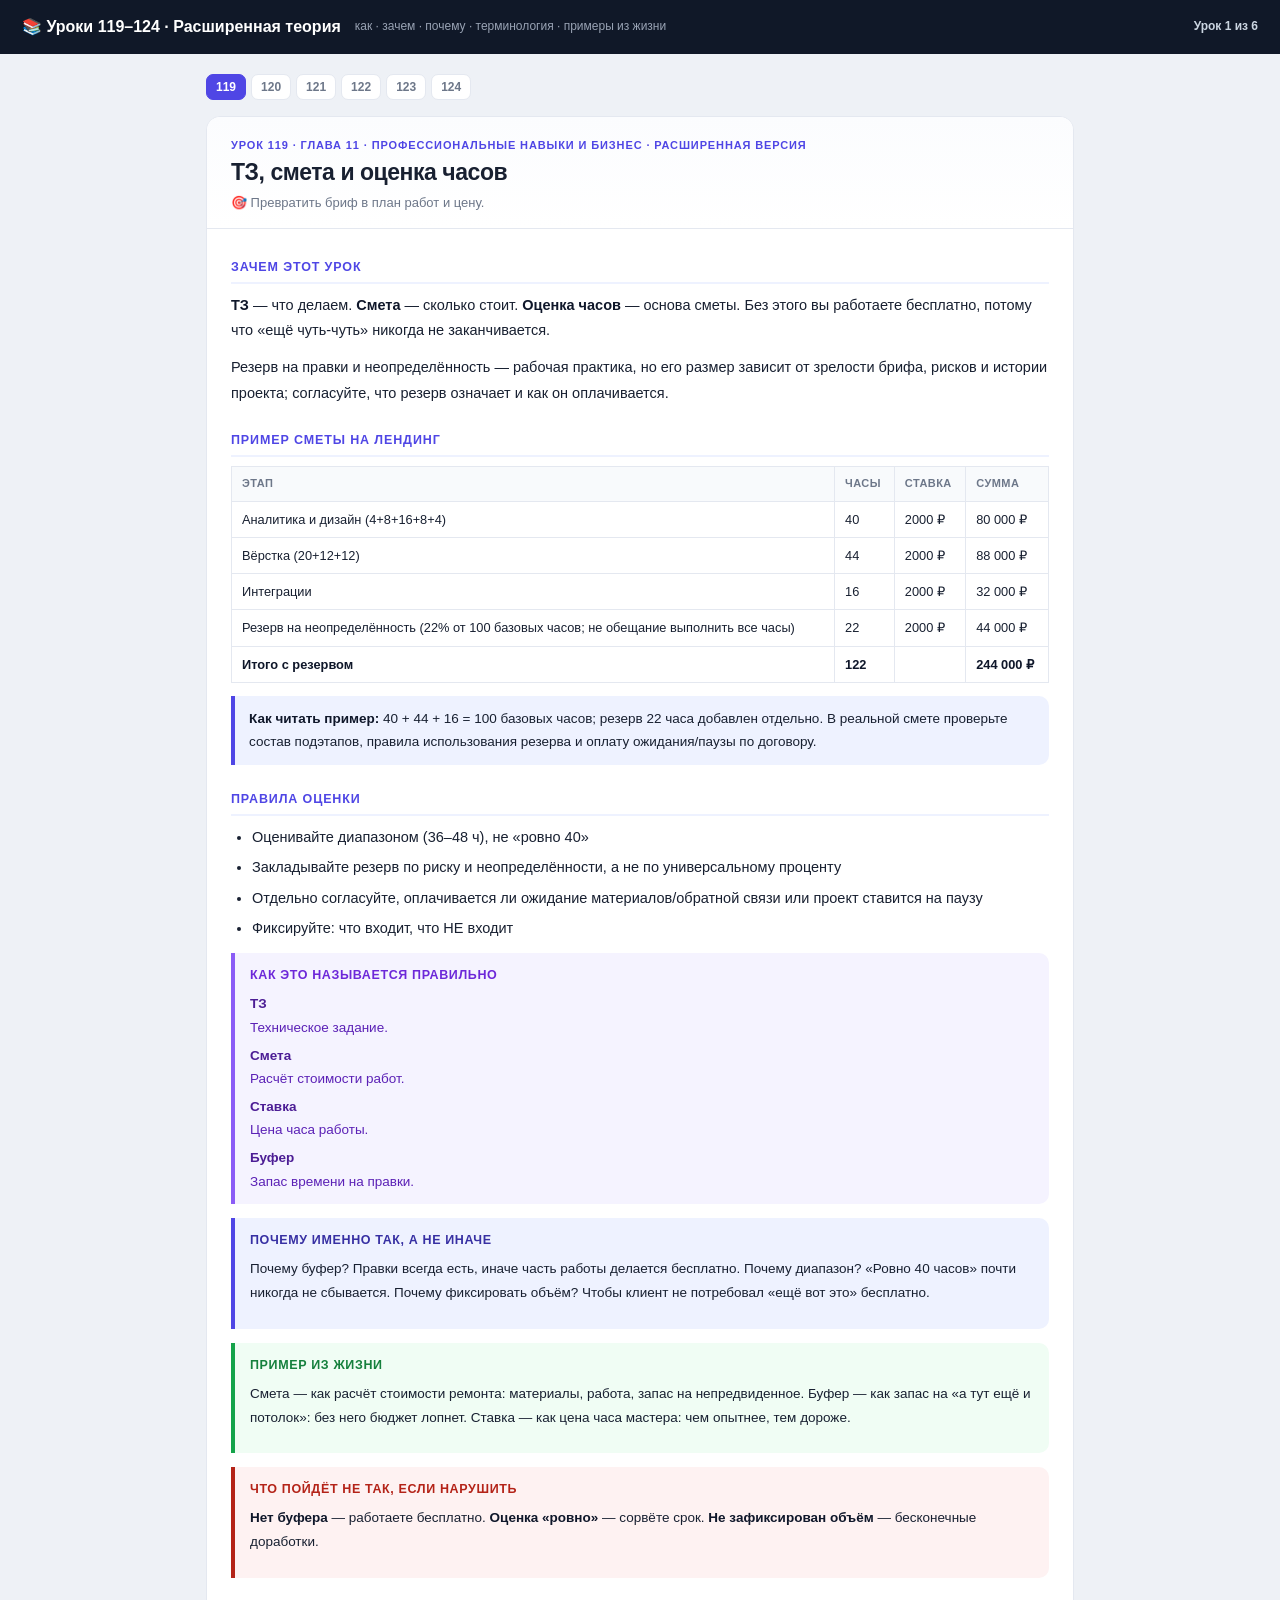
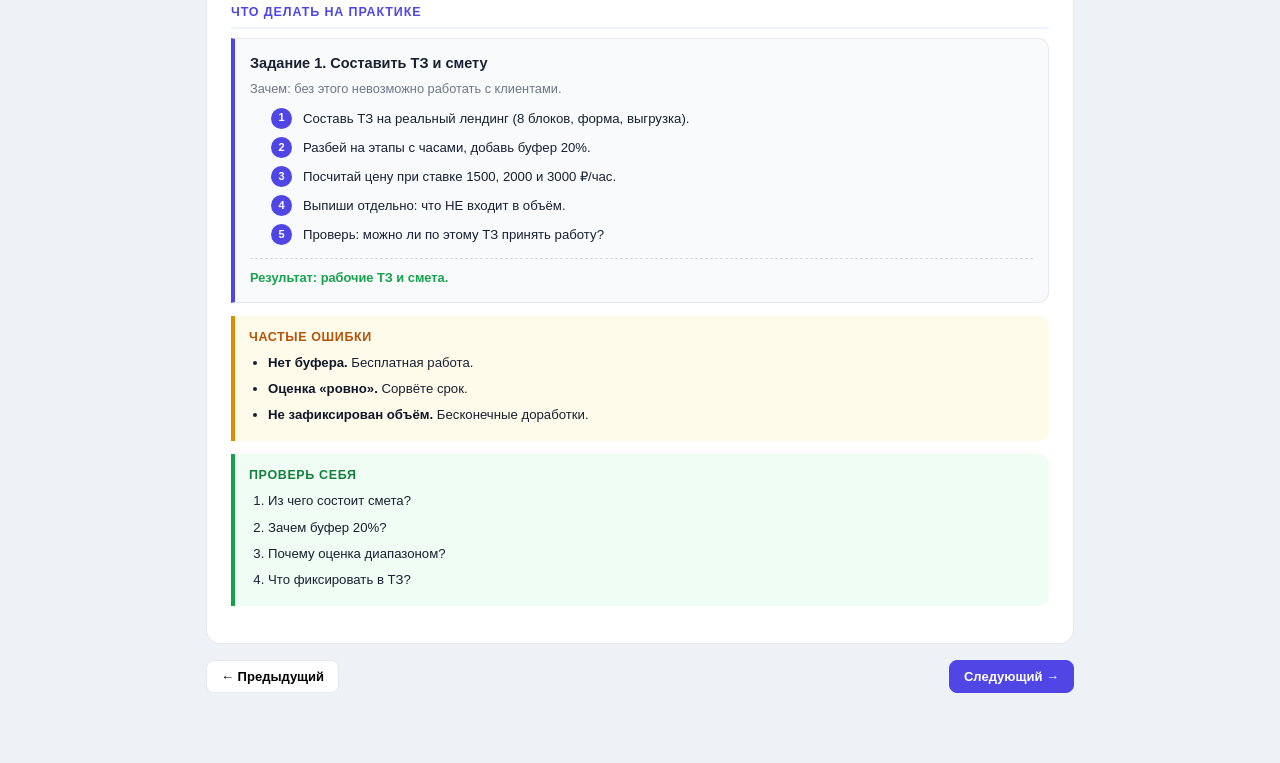
<file: uroki-111-124-rasshirennaya.html>
<!DOCTYPE html>
<html lang="ru">
<head>
<meta charset="UTF-8">
<meta name="viewport" content="width=device-width,initial-scale=1">
<title>Уроки 119–124 · Расширенная теория</title>
<style>
:root{--bg:#eef1f6;--card:#fff;--line:#e4e8f0;--txt:#182031;--muted:#6d7789;--acc:#4f46e5;--ok:#15a34a;--proc:#e08c00;--code:#101828}
*{box-sizing:border-box}html,body{margin:0;padding:0}
body{font-family:-apple-system,BlinkMacSystemFont,"Segoe UI",Roboto,Arial,sans-serif;background:var(--bg);color:var(--txt);font-size:14.5px;line-height:1.6}
header{background:#101828;color:#fff;padding:14px 22px;display:flex;align-items:center;gap:14px;flex-wrap:wrap;position:sticky;top:0;z-index:50}
header h1{margin:0;font-size:16px}header .sub{color:#98a2b3;font-size:12px}
header .cnt{margin-left:auto;font-size:12px;color:#cbd5e1;font-weight:600}
.wrap{max-width:900px;margin:0 auto;padding:20px 16px 70px}
.tabs{display:flex;gap:5px;flex-wrap:wrap;margin-bottom:16px}
.tab{border:1px solid var(--line);background:#fff;border-radius:7px;padding:5px 9px;font-size:12px;cursor:pointer;font-weight:600;color:var(--muted)}
.tab:hover{border-color:#c7cfdd}.tab.on{background:var(--acc);border-color:var(--acc);color:#fff}
.lesson{background:var(--card);border:1px solid var(--line);border-radius:14px;overflow:hidden}
.lh{padding:20px 24px 14px;border-bottom:1px solid var(--line);background:linear-gradient(180deg,#fbfcfe,#fff)}
.lh .num{font-size:11px;text-transform:uppercase;letter-spacing:.08em;color:var(--acc);font-weight:700}
.lh h2{margin:4px 0 0;font-size:23px;letter-spacing:-.02em;line-height:1.25}
.lh .goal{margin-top:6px;font-size:13px;color:var(--muted)}
.lb{padding:4px 24px 24px}
.lb h3{font-size:12.5px;text-transform:uppercase;letter-spacing:.07em;color:var(--acc);margin:24px 0 9px;font-weight:700;padding-bottom:5px;border-bottom:2px solid #eef2ff}
.lb h4{font-size:15.5px;margin:18px 0 6px}
.lb p{margin:0 0 12px;line-height:1.75}
.lb ul,.lb ol{margin:0 0 13px;padding-left:21px}
.lb li{margin-bottom:6px;line-height:1.68}
.lb strong{color:#0f172a}
.lb code{font-family:"SF Mono",Menlo,Consolas,monospace;font-size:.87em;background:#f1f5f9;padding:1px 5px;border-radius:4px;color:#3730a3}
.lb pre{background:var(--code);color:#e6edf7;padding:13px 15px;border-radius:9px;overflow-x:auto;font-size:12.2px;line-height:1.5;font-family:"SF Mono",Menlo,Consolas,monospace;margin:0 0 13px}
.lb table{width:100%;border-collapse:collapse;margin:0 0 13px;font-size:12.8px}
.lb th{background:#f8fafc;text-align:left;padding:8px 10px;border:1px solid var(--line);font-weight:700;font-size:11px;text-transform:uppercase;letter-spacing:.04em;color:var(--muted)}
.lb td{padding:8px 10px;border:1px solid var(--line);vertical-align:top;line-height:1.5}
figure{margin:0 0 16px}
figure svg{width:100%;height:auto;display:block;border:1px solid var(--line);border-radius:10px;background:#fff}
figcaption{margin-top:6px;font-size:12.2px;color:var(--muted);line-height:1.5}
figcaption b{color:#475467}
.term{background:#f5f3ff;border-left:4px solid #8b5cf6;border-radius:0 10px 10px 0;padding:12px 15px;margin:0 0 14px}
.term-t{font-weight:700;font-size:12.5px;color:#6d28d9;margin-bottom:8px;text-transform:uppercase;letter-spacing:.05em}
.term dl{margin:0}
.term dt{font-weight:700;color:#4c1d95;font-size:13.5px;margin-top:6px}
.term dd{margin:2px 0 0 0;font-size:13.5px;line-height:1.6;color:#5b21b6}
.why{background:#eef2ff;border-left:4px solid var(--acc);border-radius:0 10px 10px 0;padding:12px 15px;margin:0 0 14px;font-size:13.5px;line-height:1.7}
.why-t{font-weight:700;font-size:12.5px;color:#3730a3;margin-bottom:6px;text-transform:uppercase;letter-spacing:.05em}
.life{background:#f0fdf4;border-left:4px solid var(--ok);border-radius:0 10px 10px 0;padding:12px 15px;margin:0 0 14px;font-size:13.5px;line-height:1.7}
.life-t{font-weight:700;font-size:12.5px;color:#15803d;margin-bottom:6px;text-transform:uppercase;letter-spacing:.05em}
.risk{background:#fef2f2;border-left:4px solid #b42318;border-radius:0 10px 10px 0;padding:12px 15px;margin:0 0 14px;font-size:13.5px;line-height:1.7}
.risk-t{font-weight:700;font-size:12.5px;color:#b42318;margin-bottom:6px;text-transform:uppercase;letter-spacing:.05em}
.task{background:#f8fafc;border:1px solid var(--line);border-left:4px solid var(--acc);border-radius:0 11px 11px 0;padding:13px 15px;margin:0 0 13px}
.task-h{font-weight:700;font-size:14.5px;margin-bottom:4px}
.task-why{font-size:12.8px;color:var(--muted);margin-bottom:9px;line-height:1.55}
.steps{margin:0;padding-left:0;list-style:none;counter-reset:st}
.steps li{position:relative;padding-left:32px;margin-bottom:8px;line-height:1.6;font-size:13.2px;counter-increment:st}
.steps li::before{content:counter(st);position:absolute;left:0;top:0;width:21px;height:21px;background:var(--acc);color:#fff;border-radius:50%;font-size:11px;font-weight:700;display:flex;align-items:center;justify-content:center}
.task-r{margin-top:10px;padding-top:9px;border-top:1px dashed #d7dde6;font-size:12.8px;color:var(--ok);font-weight:600}
.warn{background:#fffbeb;border-left:4px solid var(--proc);border-radius:0 10px 10px 0;padding:11px 14px;margin:0 0 13px}
.warn-t{font-weight:700;font-size:12.5px;color:#b45309;margin-bottom:5px;text-transform:uppercase;letter-spacing:.05em}
.warn ul{margin:0;padding-left:19px}.warn li{font-size:13.2px;margin-bottom:4px}
.check{background:#f0fdf4;border-left:4px solid var(--ok);border-radius:0 10px 10px 0;padding:11px 14px;margin:0 0 13px}
.check-t{font-weight:700;font-size:12.5px;color:#15803d;margin-bottom:5px;text-transform:uppercase;letter-spacing:.05em}
.check ol{margin:0;padding-left:19px}.check li{font-size:13.2px;margin-bottom:4px}
.note{background:#eef2ff;border-left:4px solid var(--acc);border-radius:0 10px 10px 0;padding:11px 14px;margin:0 0 13px;font-size:13.5px}
.navb{display:flex;gap:9px;margin-top:16px}.navb .sp{flex:1}
.btn{border:1px solid var(--line);background:#fff;padding:8px 14px;border-radius:8px;font-size:13px;cursor:pointer;font-weight:600;font-family:inherit}
.btn:hover{border-color:#c7cfdd}.btn.pri{background:var(--acc);border-color:var(--acc);color:#fff}
@media(max-width:700px){.lh,.lb{padding-left:15px;padding-right:15px}.lh h2{font-size:20px}}
</style>
</head>
<body>
<header><h1>📚 Уроки 119–124 · Расширенная теория</h1><span class="sub">как · зачем · почему · терминология · примеры из жизни</span><span class="cnt" id="cnt"></span></header>
<div class="wrap"><div class="tabs" id="tabs"></div><div id="out"></div>
<div class="navb"><button class="btn" id="prev">← Предыдущий</button><span class="sp"></span><button class="btn pri" id="next">Следующий →</button></div></div>
<script>
var L=[
{t:"ТЗ, смета и оценка часов",g:"Превратить бриф в план работ и цену.",c:`
<h3>Зачем этот урок</h3>
<p><strong>ТЗ</strong> — что делаем. <strong>Смета</strong> — сколько стоит. <strong>Оценка часов</strong> — основа сметы. Без этого вы работаете бесплатно, потому что «ещё чуть-чуть» никогда не заканчивается.</p>
<p>Резерв на правки и неопределённость — рабочая практика, но его размер зависит от зрелости брифа, рисков и истории проекта; согласуйте, что резерв означает и как он оплачивается.</p>

<h3>Пример сметы на лендинг</h3>
<table><tr><th>Этап</th><th>Часы</th><th>Ставка</th><th>Сумма</th></tr>
<tr><td>Аналитика и дизайн (4+8+16+8+4)</td><td>40</td><td>2000 ₽</td><td>80 000 ₽</td></tr>
<tr><td>Вёрстка (20+12+12)</td><td>44</td><td>2000 ₽</td><td>88 000 ₽</td></tr>
<tr><td>Интеграции</td><td>16</td><td>2000 ₽</td><td>32 000 ₽</td></tr>
<tr><td>Резерв на неопределённость (22% от 100 базовых часов; не обещание выполнить все часы)</td><td>22</td><td>2000 ₽</td><td>44 000 ₽</td></tr>
<tr><td><strong>Итого с резервом</strong></td><td><strong>122</strong></td><td></td><td><strong>244 000 ₽</strong></td></tr></table>
<p class="note"><strong>Как читать пример:</strong> 40 + 44 + 16 = 100 базовых часов; резерв 22 часа добавлен отдельно. В реальной смете проверьте состав подэтапов, правила использования резерва и оплату ожидания/паузы по договору.</p>

<h3>Правила оценки</h3>
<ul>
<li>Оценивайте диапазоном (36–48 ч), не «ровно 40»</li>
<li>Закладывайте резерв по риску и неопределённости, а не по универсальному проценту</li>
<li>Отдельно согласуйте, оплачивается ли ожидание материалов/обратной связи или проект ставится на паузу</li>
<li>Фиксируйте: что входит, что НЕ входит</li>
</ul>

<div class="term"><div class="term-t">Как это называется правильно</div>
<dl>
<dt>ТЗ</dt><dd>Техническое задание.</dd>
<dt>Смета</dt><dd>Расчёт стоимости работ.</dd>
<dt>Ставка</dt><dd>Цена часа работы.</dd>
<dt>Буфер</dt><dd>Запас времени на правки.</dd>
</dl></div>

<div class="why"><div class="why-t">Почему именно так, а не иначе</div>
<p>Почему буфер? Правки всегда есть, иначе часть работы делается бесплатно. Почему диапазон? «Ровно 40 часов» почти никогда не сбывается. Почему фиксировать объём? Чтобы клиент не потребовал «ещё вот это» бесплатно.</p></div>

<div class="life"><div class="life-t">Пример из жизни</div>
<p>Смета — как расчёт стоимости ремонта: материалы, работа, запас на непредвиденное. Буфер — как запас на «а тут ещё и потолок»: без него бюджет лопнет. Ставка — как цена часа мастера: чем опытнее, тем дороже.</p></div>

<div class="risk"><div class="risk-t">Что пойдёт не так, если нарушить</div>
<p><strong>Нет буфера</strong> — работаете бесплатно. <strong>Оценка «ровно»</strong> — сорвёте срок. <strong>Не зафиксирован объём</strong> — бесконечные доработки.</p></div>

<h3>Что делать на практике</h3>
<div class="task"><div class="task-h">Задание 1. Составить ТЗ и смету</div>
<div class="task-why">Зачем: без этого невозможно работать с клиентами.</div>
<ol class="steps">
<li>Составь ТЗ на реальный лендинг (8 блоков, форма, выгрузка).</li>
<li>Разбей на этапы с часами, добавь буфер 20%.</li>
<li>Посчитай цену при ставке 1500, 2000 и 3000 ₽/час.</li>
<li>Выпиши отдельно: что НЕ входит в объём.</li>
<li>Проверь: можно ли по этому ТЗ принять работу?</li>
</ol>
<div class="task-r">Результат: рабочие ТЗ и смета.</div></div>

<div class="warn"><div class="warn-t">Частые ошибки</div><ul>
<li><strong>Нет буфера.</strong> Бесплатная работа.</li>
<li><strong>Оценка «ровно».</strong> Сорвёте срок.</li>
<li><strong>Не зафиксирован объём.</strong> Бесконечные доработки.</li>
</ul></div>

<div class="check"><div class="check-t">Проверь себя</div>
<ol><li>Из чего состоит смета?</li>
<li>Зачем буфер 20%?</li>
<li>Почему оценка диапазоном?</li>
<li>Что фиксировать в ТЗ?</li></ol></div>
`},

{t:"Договор, предоплата, этапы",g:"Защитить себя юридически и финансово.",c:`
<h3>Зачем этот урок</h3>
<div class="risk"><div class="risk-t">Юридическая оговорка</div><p>Это учебный материал, а не юридическая консультация. Вид договора, применимое право, налоги, персональные данные и формулировки о правах нужно сверить с юристом и актуальными требованиями провайдера/платёжной системы.</p></div>
<p>Договор помогает распределить риски: например, исчезновение клиента, спор о правках или задержку оплаты. Он не гарантирует взыскание денег сам по себе. Предоплата может быть авансом; <strong>задаток</strong> — отдельная юридическая конструкция, которую нельзя называть так без соблюдения требований к соглашению.</p>

<h3>Рекомендуемый чек-лист условий</h3>
<ol>
<li>Предмет — что делаем (ссылка на ТЗ)</li>
<li>Стоимость и порядок оплаты (например, 50/50 — только согласованная коммерческая модель)</li>
<li>Сроки, этапы и последствия непредоставления материалов</li>
<li>Приёмка: критерии, акт и согласованный срок ответа (5 дней — лишь пример договорного срока)</li>
<li>Порядок правок и изменения объёма (change request)</li>
<li>Права на конкретные результаты: дизайн, тексты, код, фото, шрифты, плагины; лицензия или отчуждение и момент перехода</li>
<li>Конфиденциальность и обработка персональных данных</li>
<li>Ответственность, неустойка, расторжение и форс-мажор</li>
<li>Реквизиты и подписи</li>
</ol>

<div class="term"><div class="term-t">Как это называется правильно</div>
<dl>
<dt>Предоплата</dt><dd>Платёж до начала работы.</dd>
<dt>Акт приёмки</dt><dd>Документ о сдаче работы.</dd>
<dt>Допсоглашение</dt><dd>Документ на дополнительные работы.</dd>
<dt>Неустойка</dt><dd>Общее понятие санкции; пеня обычно считается за каждый день просрочки, штраф — фиксированной суммой или процентом за отдельное нарушение. Формулу и пределы нужно согласовать и проверить по применимому праву.</dd>
</dl></div>

<div class="why"><div class="why-t">Почему именно так, а не иначе</div>
<p>Почему фиксировать оплату и приёмку? Это снижает неопределённость, но не гарантирует платёж. Почему фиксировать круги правок? Чтобы отличать исправление несоответствия ТЗ от новой задачи. Санкция может дисциплинировать, однако её размер, база, даты и соразмерность зависят от договора и права.</p></div>

<div class="life"><div class="life-t">Пример из жизни</div>
<p>Договор заранее описывает сценарии проекта. Предоплата не равна задатку автоматически: термин и последствия зависят от оформления. Пеня может быть частью договорной ответственности, но сама по себе не гарантирует своевременную оплату.</p></div>

<div class="risk"><div class="risk-t">Что пойдёт не так, если нарушить</div>
<p><strong>Неясный объём</strong> — спор о результате. <strong>Нет критериев приёмки</strong> — задержка закрытия этапа. <strong>Не описаны права</strong> — конфликт из-за кода, дизайна или сторонних лицензий. Отсутствие санкции не означает автоматически неплатёж, а наличие санкции не гарантирует взыскание.</p></div>

<h3>Что делать на практике</h3>
<div class="task"><div class="task-h">Задание 1. Составить пакет документов</div>
<div class="task-why">Зачем: защита денег и нервов.</div>
<ol class="steps">
<li>Составь шаблон договора на разработку сайта.</li>
<li>Внеси предмет, оплату, критерии приёмки, порядок правок и матрицу прав. Если рассматриваешь пеню, укажи, за чью просрочку она начисляется, от какой базы, с какой даты, лимит и исключения; пример 0,5% в день — лишь условная иллюстрация, не норма, и требует проверки юристом.</li>
<li>Составь шаблон акта приёмки-передачи.</li>
<li>Составь шаблон допсоглашения на дополнительные работы.</li>
<li>Проверь: все ли риски закрыты?</li>
</ol>
<div class="task-r">Результат: черновик пакета документов для проверки юристом; он не заменяет юридическую защиту.</div></div>

<div class="warn"><div class="warn-t">Частые ошибки</div><ul>
<li><strong>Без предоплаты.</strong> Клиент пропал.</li>
<li><strong>Не указаны круги.</strong> Бесконечные правки.</li>
<li><strong>Нет штрафа.</strong> Платят когда захотят.</li>
</ul></div>

<div class="check"><div class="check-t">Проверь себя</div>
<ol><li>Назови пять разделов договора.</li>
<li>Почему 50/50?</li>
<li>Зачем фиксировать круги правок?</li>
<li>Что такое допсоглашение?</li></ol></div>
`},

{t:"Переговоры и работа с правками",g:"Говорить о деньгах и держать границы.",c:`
<h3>Зачем этот урок</h3>
<p>Две ситуации, в которых новички теряют деньги: <strong>первый созвон</strong> (не могут назвать цену) и <strong>правки</strong> (делают бесконечно бесплатно).</p>
<p>Назвать цену диапазоном и сразу перевести разговор на бриф — работает лучше любой «точной» цифры.</p>

<h3>Как назвать цену</h3>
<pre>✗ «Ну… я не знаю… может быть… 50 тысяч?»
  → клиент слышит «цена обсуждаема, можно сбить»

✓ «По моему опыту проекты такого уровня —
   от 150 до 250 тысяч. Чтобы назвать точную
   цифру, нужно изучить задачу.»
  + «Пришлю бриф и смету в течение двух дней»</pre>

<h3>Правило «кругов правок»</h3>
<p><strong>Круг правок</strong> — один консолидированный список замечаний к конкретной версии. В договоре разделите исправление дефекта/несоответствия ТЗ и изменение пожеланий клиента: первые могут входить в обязательства, вторые — change request с новой оценкой. Лимит кругов, формат замечаний, срок обратной связи и цену расширения объёма согласуйте заранее; третий круг не обязательно означает новую функциональность.</p>

<div class="term"><div class="term-t">Как это называется правильно</div>
<dl>
<dt>Переговоры</dt><dd>Обсуждение условий.</dd>
<dt>Возражение</dt><dd>Причина отказа.</dd>
<dt>Круг правок</dt><dd>Цикл исправлений.</dd>
</dl></div>

<div class="why"><div class="why-t">Почему именно так, а не иначе</div>
<p>Почему диапазон? Точная цифра до изучения задачи — риск ошибиться. Почему не извиняться за цену? Клиент слышит «я сам не уверен в качестве». Почему фиксировать круги? Иначе правки бесконечны.</p></div>

<div class="life"><div class="life-t">Пример из жизни</div>
<p>Назвать цену — как при покупке машины на рынке: колеблешься — торгуются. Круги правок — как гарантийный ремонт: первый раз бесплатно, за изменения платишь сам.</p></div>

<div class="risk"><div class="risk-t">Что пойдёт не так, если нарушить</div>
<p><strong>Назвать цену в первую минуту</strong> — ещё не знаете задачу. <strong>Извиняться за цену</strong> — теряете авторитет. <strong>Бесконечные бесплатные правки</strong> — теряете деньги.</p></div>

<h3>Что делать на практике</h3>
<div class="task"><div class="task-h">Задание 1. Отработать три сценария</div>
<div class="task-why">Зачем: переговоры — навык, а не талант.</div>
<ol class="steps">
<li>Отыграй с ИИ: «сделай как у Apple за 30 тыс.».</li>
<li>Отыграй: «а можно ещё вот это?» (третий круг правок).</li>
<li>Отыграй: «цена высокая».</li>
<li>Напиши шаблон вежливого отказа от бесплатной доработки.</li>
<li>Напиши шаблон ответа на «а можно подешевле?».</li>
</ol>
<div class="task-r">Результат: готовые формулировки для сложных разговоров.</div></div>

<div class="warn"><div class="warn-t">Частые ошибки</div><ul>
<li><strong>Цена в первую минуту.</strong> Не знаете задачу.</li>
<li><strong>Извинения за цену.</strong> Теряете авторитет.</li>
<li><strong>Бесплатные правки.</strong> Теряете деньги.</li>
</ul></div>

<div class="check"><div class="check-t">Проверь себя</div>
<ol><li>Как назвать цену?</li>
<li>Сколько кругов правок бесплатно?</li>
<li>Что делать с «а можно ещё вот это»?</li>
<li>Почему нельзя извиняться за цену?</li></ol></div>
`},

{t:"Ценообразование и защита цены",g:"Получать достойную оплату и не сдавать позиции.",c:`
<h3>Зачем этот урок</h3>
<p>Цена — гипотеза, которую ограничивают ценность и бюджет клиента, ваши затраты, налоги, комиссии, риски, альтернативы и конкуренция. Связь с ценностью полезна, но магазин с высокой выручкой не гарантирует соответствующую цену проекта.</p>
<p>Пакеты могут упростить сравнение; проверьте на своей аудитории, повышают ли они понятность, маржинальность и конверсию по сравнению с одной схемой.</p>

<h3>Три модели</h3>
<ul>
<li><strong>Почасовая</strong> — часы × ставка (поддержка, доработки)</li>
<li><strong>Проектная</strong> — ценность результата (чёткое ТЗ)</li>
<li><strong>Пакетная</strong> — 3 уровня (лендинги, типовые продукты)</li>
</ul>

<h3>Пример: три пакета на лендинг</h3>
<table><tr><th>Пакет</th><th>Цена</th><th>Что входит</th></tr>
<tr><td>СТАРТ</td><td>60 000 ₽</td><td>5 блоков, шаблонный дизайн, 2 раунда правок, 2 недели</td></tr>
<tr><td>ОПТИМУМ ★</td><td>150 000 ₽</td><td>10 блоков, свой дизайн, 3 раунда, 4 недели, SEO-база</td></tr>
<tr><td>МАКСИМУМ</td><td>350 000 ₽</td><td>12+ блоков, анимации, 3D, безлимит в рамках ТЗ, SEO+CRO</td></tr></table>

<div class="term"><div class="term-t">Как это называется правильно</div>
<dl>
<dt>Пакет</dt><dd>Готовое предложение с фиксированным объёмом.</dd>
<dt>Себестоимость</dt><dd>Затраты на проект.</dd>
<dt>Защита цены</dt><dd>Аргументация стоимости.</dd>
</dl></div>

<div class="why"><div class="why-t">Почему именно так, а не иначе</div>
<p>Почему пакеты? Они дают понятные границы и позволяют тестировать разные уровни объёма, но средний вариант не обязан быть самым популярным. Скидку связывайте с изменением объёма или условий и проверяйте экономику. Повышение цены планируйте по затратам, спросу и результатам, а не по календарному правилу.</p></div>

<div class="life"><div class="life-t">Пример из жизни</div>
<p>Пакеты — как комплекты в автосалоне: базовая, средняя, полная. Больше всего покупают среднюю. Защита цены — как объяснить, почему чашка кофе стоит 300 ₽: не за кружку, за атмосферу и место.</p></div>

<div class="risk"><div class="risk-t">Что пойдёт не так, если нарушить</div>
<p><strong>Скидка без уменьшения объёма</strong> — обучаете торговаться. <strong>Не повышаете цены</strong> — через год работаете за те же деньги. <strong>Один средний ценник</strong> — нет якоря для сравнения.</p></div>

<h3>Что делать на практике</h3>
<div class="task"><div class="task-h">Задание 1. Составить пакеты цен</div>
<div class="task-why">Зачем: пакетная система продаж.</div>
<ol class="steps">
<li>Составь 3 пакета цен на лендинг и на магазин.</li>
<li>Посчитай себестоимость каждого в часах.</li>
<li>Выдели средний пакет визуально.</li>
<li>Напиши 3 аргумента в защиту своей цены.</li>
<li>Составь план проверки цены: сравни себестоимость, налоги, комиссии и риск, затем тестируй варианты на своей аудитории; проценты и сроки — только рабочая гипотеза.</li>
</ol>
<div class="task-r">Результат: пакетная система продаж.</div></div>

<div class="warn"><div class="warn-t">Частые ошибки</div><ul>
<li><strong>Скидка без объёма.</strong> Обучаете торгаться.</li>
<li><strong>Не повышаете.</strong> Те же деньги.</li>
<li><strong>Один ценник.</strong> Нет якоря.</li>
</ul></div>

<div class="check"><div class="check-t">Проверь себя</div>
<ol><li>Назови три модели ценообразования.</li>
<li>Почему пакеты лучше одной цены?</li>
<li>Как защищать цену?</li>
<li>Когда повышать цены?</li></ol></div>
`},

{t:"Портфолио и кейсы",g:"Показывать результат, а не скриншоты.",c:`
<h3>Зачем этот урок</h3>
<p>Клиенту важно решение его задачи. Кейс — не только галерея, а история: контекст → действия → измеренный результат с ограничениями. Денежный эффект указывайте только если он подтверждён и клиент разрешил публикацию.</p>
<p>Цифры полезны, но сами по себе не доказывают причинность: укажите период, baseline, метрику, источник данных, сегмент и вклад других изменений.</p>

<h3>Пять блоков кейса</h3>
<ol>
<li>Клиент и задача (проблема в цифрах)</li>
<li>Что сделано (3–5 конкретных действий)</li>
<li>Результат с контекстом: «по данным клиента/аналитики, за [период] показатель изменился с [baseline] до [значения] после [изменений]»; укажите ограничения атрибуции</li>
<li>Технологии (показывает экспертизу)</li>
<li>Ссылка на живой сайт + отзыв</li>
</ol>

<div class="term"><div class="term-t">Как это называется правильно</div>
<dl>
<dt>Кейс</dt><dd>История проекта с результатом.</dd>
<dt>Портфолио</dt><dd>Набор лучших работ.</dd>
<dt>Соцдоказательство</dt><dd>Отзыв, логотип или рекомендация, повышающие доверие; это не независимое доказательство причинности результата и может требовать согласия на публикацию.</dd>
</dl></div>

<div class="why"><div class="why-t">Почему именно так, а не иначе</div>
<p>Почему цифры? Они помогают проверить гипотезу, если есть период, база сравнения и источник; «+180%» без контекста не доказывает причинность. Живая ссылка показывает текущее состояние, но не исторический результат. До публикации кейса получите согласие клиента и не раскрывайте конфиденциальные данные.</p></div>

<div class="life"><div class="life-t">Пример из жизни</div>
<p>Кейс — как история похудения: «было 90 кг, стало 70 за полгода» вместо «я занимался спортом». Цифры убеждают, слова — нет. Живая ссылка — как фото «до/после»: видно результат.</p></div>

<div class="risk"><div class="risk-t">Что пойдёт не так, если нарушить</div>
<p><strong>Кейс без цифр</strong> — ни о чём. <strong>Только скриншоты</strong> — нет процесса и результата. <strong>Нет отзывов</strong> — нет доверия.</p></div>

<h3>Что делать на практике</h3>
<div class="task"><div class="task-h">Задание 1. Оформить три кейса</div>
<div class="task-why">Зачем: кейс продаёт вас, а не скриншот.</div>
<ol class="steps">
<li>Оформи 3 кейса из своих проектов по схеме из пяти блоков.</li>
<li>В каждом укажи результат в цифрах.</li>
<li>Сделай личный сайт-портфолио (сетка + страница кейса).</li>
<li>Собери 2 отзыва от довольных клиентов.</li>
<li>Выложи на Behance визуальные проекты.</li>
</ol>
<div class="task-r">Результат: портфолио, которое продаёт.</div></div>

<div class="warn"><div class="warn-t">Частые ошибки</div><ul>
<li><strong>Кейс без цифр.</strong> Ни о чём.</li>
<li><strong>Только скриншоты.</strong> Нет процесса.</li>
<li><strong>Нет отзывов.</strong> Нет доверия.</li>
</ul></div>

<div class="check"><div class="check-t">Проверь себя</div>
<ol><li>Назови пять блоков кейса.</li>
<li>Почему цифры важнее слов?</li>
<li>Где показывать портфолио?</li>
<li>Что делает кейс продающим?</li></ol></div>
`},

{t:"Первый клиент и дальнейшее развитие",g:"Начать зарабатывать и не остановиться.",c:`
<h3>Зачем этот урок</h3>
<p class="note">Для сервисов, платформ, тарифов, лимитов и API всегда проверьте документацию версии и условия провайдера на дату публикации.</p>
<p>Финальный урок программы. Здесь — как получить первого клиента и куда развиваться дальше.</p>
<p>Без клиентов навыки не превращаются в деньги.</p>

<h3>Шесть каналов</h3>
<ul>
<li><strong>Окружение</strong> — друзья, знакомые с бизнесом (первые 2–3 клиента)</li>
<li><strong>Локальный бизнес</strong> — обойти 30 точек рядом с домом</li>
<li><strong>Фриланс-биржи</strong> — Kwork, FL.ru (низкие цены, но поток)</li>
<li><strong>Сообщества</strong> — Telegram-чаты маркетологов (будьте полезны)</li>
<li><strong>Рефералы</strong> — «приведи клиента — 10% тебе» (лучший канал со временем)</li>
<li><strong>Холодные обращения</strong> — только после проверки, не является ли сообщение рекламой, правового основания обработки контакта, требований страны и правил платформы; объём контактов — измеряемая гипотеза, а не норма</li>
</ul>

<h3>План первых 10 клиентов</h3>
<ol>
<li>Составить список 30 потенциальных клиентов</li>
<li>Написать 3 шаблона писем</li>
<li>До отправки проверьте законность канала, согласие/иное основание, правила провайдера и механизм отказа; начните с небольшого числа персонализированных обращений только если это допустимо, фиксируя основания и ответы</li>
<li>Обходить 2 точки/неделю</li>
<li>Планируйте диапазон сценариев (ответы → встречи → сделки), ведите фактическую воронку и корректируйте гипотезу по нише, офферу и каналу</li>
</ol>

<div class="term"><div class="term-t">Как это называется правильно</div>
<dl>
<dt>Реферал</dt><dd>Клиент, приведённый рекомендацией.</dd>
<dt>Холодный контакт</dt><dd>Обращение без предварительного знакомства.</dd>
<dt>Личный бренд</dt><dd>Репутация специалиста.</dd>
</dl></div>

<div class="why"><div class="why-t">Почему именно так, а не иначе</div>
<p>Окружение и рекомендации иногда дают более тёплый контакт, но конверсия зависит от ниши и оффера. Не ждите идеального портфолио, однако показывайте релевантные работы и честно обозначайте ограничения. Воронку проверяйте по своим данным, а не по обещанным коэффициентам.</p></div>

<div class="life"><div class="life-t">Пример из жизни</div>
<p>Окружение — как первые покупатели у друга: поверят без отзывов. Локальный бизнес — как обход соседей: личный контакт убеждает. Реферал — как сарафанное радио: люди доверяют знакомым больше рекламы.</p></div>

<h3>Куда развиваться</h3>
<table><tr><th>Направление</th><th>Что изучать</th></tr>
<tr><td>Техническая глубина</td><td>Next.js, TypeScript, Node.js/PHP, Docker, CI/CD, тесты, GraphQL</td></tr>
<tr><td>Креативный потолок</td><td>Three.js, GLSL, Rive, Webflow, моушн, 3D (Blender)</td></tr>
<tr><td>Брендинг</td><td>Логотипы, айдентика, гайдлайны, иллюстрация</td></tr>
<tr><td>Продуктовое мышление</td><td>JTBD, custdev, CRO, A/B-тесты, аналитика</td></tr>
<tr><td>SEO, поиск и производительность</td><td>Технический SEO, Schema и Core Web Vitals; проверяйте метрики на реальных данных и не обещайте автоматический SEO-эффект</td></tr>
<tr><td>Доступность</td><td>WCAG 2.2 и выбранный уровень соответствия (например, AA), клавиатура, фокус, контраст и тестирование вспомогательными технологиями</td></tr>
<tr><td>Бизнес</td><td>Агентство, найм, консалтинг, шаблоны, SaaS</td></tr>
<tr><td>Английский</td><td>B1 для чтения документации, B2 для зарубежных клиентов</td></tr></table>

<div class="risk"><div class="risk-t">Что пойдёт не так, если нарушить</div>
<p><strong>Ждать «идеального портфолио»</strong> — откладываете проверку спроса. <strong>Только биржи</strong> — зависите от одного канала и его условий. <strong>Игнорировать рекомендации</strong> — не тестируете возможный тёплый источник. <strong>Не измерять воронку</strong> — принимаете решения по неподтверждённым ожиданиям.</p></div>
<div class="note"><strong>Практическая безопасность бизнеса:</strong> до старта проверьте налоговый статус, счета/чеки, обработку персональных данных, хранение доступов, резервные копии, поддержку и передачу проекта. Требования зависят от страны, статуса и провайдера; сверяйте их с бухгалтером/юристом и актуальной документацией.</div>

<h3>Что делать на практике</h3>
<div class="task"><div class="task-h">Задание 1. Запустить поиск клиентов</div>
<div class="task-why">Зачем: без клиентов навыки не превращаются в деньги.</div>
<ol class="steps">
<li>Составь список из 30 потенциальных клиентов.</li>
<li>Напиши 3 персонализированных письма.</li>
<li>Если после правовой проверки канал допустим, отправь небольшую тестовую выборку персонализированных обращений, добавь понятный способ отказа и зафиксируй основания контакта; иначе выбери разрешённый канал.</li>
<li>Обойди 5 точек локального бизнеса на этой неделе.</li>
<li>Предложи реферальную программу двум прошлым клиентам.</li>
<li>Составь план развития на 12 месяцев (2–3 направления).</li>
</ol>
<div class="task-r">Результат: проверяемый процесс поиска клиентов и план роста; профессиональный уровень подтверждается качеством работ, обратной связью и измерениями, а не самим фактом прохождения курса.</div></div>

<div class="warn"><div class="warn-t">Частые ошибки</div><ul>
<li><strong>Ждать идеального портфолио.</strong> Клиенты не придут.</li>
<li><strong>Только биржи.</strong> Низкие цены.</li>
<li><strong>Забыть рефералы.</strong> Возможный канал рекомендаций не протестирован.</li>
<li><strong>Остановиться.</strong> Рынок меняется.</li>
</ul></div>

<div class="check"><div class="check-t">Проверь себя</div>
<ol><li>Назови шесть каналов поиска клиентов.</li>
<li>Какой канал лучший со временем?</li>
<li>С чего начать поиск первых клиентов?</li>
<li>Назови три направления дальнейшего развития.</li></ol></div>
`}
];
var cur=1;
function render(){
  var t=document.getElementById("tabs"); t.innerHTML="";
  L.forEach(function(l,i){ var b=document.createElement("button");
    b.className="tab"+(i+1===cur?" on":""); b.textContent=(i+119);
    b.onclick=function(){cur=i+1;render();}; t.appendChild(b); });
  var d=L[cur-1];
  document.getElementById("out").innerHTML='<div class="lesson"><div class="lh"><div class="num">Урок '+(cur+118)+' · Глава 11 · Профессиональные навыки и бизнес · Расширенная версия</div><h2>'+d.t+'</h2><div class="goal">🎯 '+d.g+'</div></div><div class="lb">'+d.c+'</div></div>';
  document.getElementById("cnt").textContent="Урок "+cur+" из "+L.length;
  window.scrollTo(0,0);
}
document.getElementById("prev").onclick=function(){ if(cur>1){cur--;render();} };
document.getElementById("next").onclick=function(){ if(cur<L.length){cur++;render();} };
render();
</script>
</body>
</html>
</file>
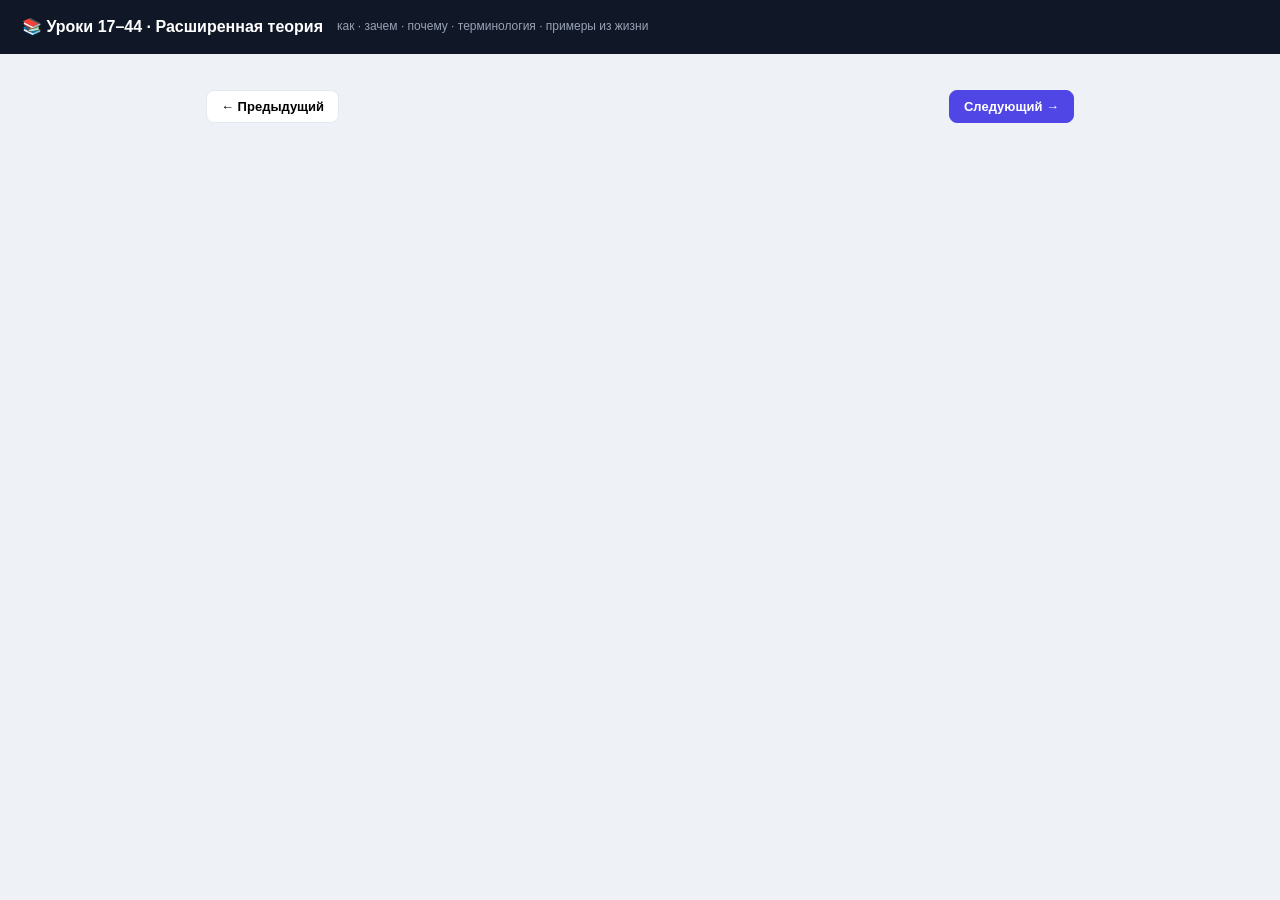
<file: uroki-17-44-rasshirennaya.html>
<!DOCTYPE html>
<html lang="ru">
<head>
<meta charset="UTF-8">
<meta name="viewport" content="width=device-width,initial-scale=1">
<title>Уроки 17–44 · Расширенная теория</title>
<style>
:root{--bg:#eef1f6;--card:#fff;--line:#e4e8f0;--txt:#182031;--muted:#6d7789;--acc:#4f46e5;--ok:#15a34a;--proc:#e08c00;--code:#101828}
*{box-sizing:border-box}html,body{margin:0;padding:0}
body{font-family:-apple-system,BlinkMacSystemFont,"Segoe UI",Roboto,Arial,sans-serif;background:var(--bg);color:var(--txt);font-size:14.5px;line-height:1.6}
header{background:#101828;color:#fff;padding:14px 22px;display:flex;align-items:center;gap:14px;flex-wrap:wrap;position:sticky;top:0;z-index:50}
header h1{margin:0;font-size:16px}header .sub{color:#98a2b3;font-size:12px}
header .cnt{margin-left:auto;font-size:12px;color:#cbd5e1;font-weight:600}
.wrap{max-width:900px;margin:0 auto;padding:20px 16px 70px}
.tabs{display:flex;gap:5px;flex-wrap:wrap;margin-bottom:16px}
.tab{border:1px solid var(--line);background:#fff;border-radius:7px;padding:5px 9px;font-size:12px;cursor:pointer;font-weight:600;color:var(--muted)}
.tab:hover{border-color:#c7cfdd}.tab.on{background:var(--acc);border-color:var(--acc);color:#fff}
.lesson{background:var(--card);border:1px solid var(--line);border-radius:14px;overflow:hidden}
.lh{padding:20px 24px 14px;border-bottom:1px solid var(--line);background:linear-gradient(180deg,#fbfcfe,#fff)}
.lh .num{font-size:11px;text-transform:uppercase;letter-spacing:.08em;color:var(--acc);font-weight:700}
.lh h2{margin:4px 0 0;font-size:23px;letter-spacing:-.02em;line-height:1.25}
.lh .goal{margin-top:6px;font-size:13px;color:var(--muted)}
.lb{padding:4px 24px 24px}
.lb h3{font-size:12.5px;text-transform:uppercase;letter-spacing:.07em;color:var(--acc);margin:24px 0 9px;font-weight:700;padding-bottom:5px;border-bottom:2px solid #eef2ff}
.lb h4{font-size:15.5px;margin:18px 0 6px}
.lb p{margin:0 0 12px;line-height:1.75}
.lb ul,.lb ol{margin:0 0 13px;padding-left:21px}
.lb li{margin-bottom:6px;line-height:1.68}
.lb strong{color:#0f172a}
.lb code{font-family:"SF Mono",Menlo,Consolas,monospace;font-size:.87em;background:#f1f5f9;padding:1px 5px;border-radius:4px;color:#3730a3}
.lb pre{background:var(--code);color:#e6edf7;padding:13px 15px;border-radius:9px;overflow-x:auto;font-size:12.2px;line-height:1.5;font-family:"SF Mono",Menlo,Consolas,monospace;margin:0 0 13px}
.lb pre code{background:none;padding:0;color:inherit}
.lb table{width:100%;border-collapse:collapse;margin:0 0 13px;font-size:12.8px}
.lb th{background:#f8fafc;text-align:left;padding:8px 10px;border:1px solid var(--line);font-weight:700;font-size:11px;text-transform:uppercase;letter-spacing:.04em;color:var(--muted)}
.lb td{padding:8px 10px;border:1px solid var(--line);vertical-align:top;line-height:1.5}
figure{margin:0 0 16px}
figure svg{width:100%;height:auto;display:block;border:1px solid var(--line);border-radius:10px;background:#fff}
figcaption{margin-top:6px;font-size:12.2px;color:var(--muted);line-height:1.5}
figcaption b{color:#475467}
.term{background:#f5f3ff;border-left:4px solid #8b5cf6;border-radius:0 10px 10px 0;padding:12px 15px;margin:0 0 14px}
.term-t{font-weight:700;font-size:12.5px;color:#6d28d9;margin-bottom:8px;text-transform:uppercase;letter-spacing:.05em}
.term dl{margin:0}
.term dt{font-weight:700;color:#4c1d95;font-size:13.5px;margin-top:6px}
.term dd{margin:2px 0 0 0;font-size:13.5px;line-height:1.6;color:#5b21b6}
.why{background:#eef2ff;border-left:4px solid var(--acc);border-radius:0 10px 10px 0;padding:12px 15px;margin:0 0 14px;font-size:13.5px;line-height:1.7}
.why-t{font-weight:700;font-size:12.5px;color:#3730a3;margin-bottom:6px;text-transform:uppercase;letter-spacing:.05em}
.life{background:#f0fdf4;border-left:4px solid var(--ok);border-radius:0 10px 10px 0;padding:12px 15px;margin:0 0 14px;font-size:13.5px;line-height:1.7}
.life-t{font-weight:700;font-size:12.5px;color:#15803d;margin-bottom:6px;text-transform:uppercase;letter-spacing:.05em}
.risk{background:#fef2f2;border-left:4px solid #b42318;border-radius:0 10px 10px 0;padding:12px 15px;margin:0 0 14px;font-size:13.5px;line-height:1.7}
.risk-t{font-weight:700;font-size:12.5px;color:#b42318;margin-bottom:6px;text-transform:uppercase;letter-spacing:.05em}
.task{background:#f8fafc;border:1px solid var(--line);border-left:4px solid var(--acc);border-radius:0 11px 11px 0;padding:13px 15px;margin:0 0 13px}
.task-h{font-weight:700;font-size:14.5px;margin-bottom:4px}
.task-why{font-size:12.8px;color:var(--muted);margin-bottom:9px;line-height:1.55}
.steps{margin:0;padding-left:0;list-style:none;counter-reset:st}
.steps li{position:relative;padding-left:32px;margin-bottom:8px;line-height:1.6;font-size:13.2px;counter-increment:st}
.steps li::before{content:counter(st);position:absolute;left:0;top:0;width:21px;height:21px;background:var(--acc);color:#fff;border-radius:50%;font-size:11px;font-weight:700;display:flex;align-items:center;justify-content:center}
.task-r{margin-top:10px;padding-top:9px;border-top:1px dashed #d7dde6;font-size:12.8px;color:var(--ok);font-weight:600}
.warn{background:#fffbeb;border-left:4px solid var(--proc);border-radius:0 10px 10px 0;padding:11px 14px;margin:0 0 13px}
.warn-t{font-weight:700;font-size:12.5px;color:#b45309;margin-bottom:5px;text-transform:uppercase;letter-spacing:.05em}
.warn ul{margin:0;padding-left:19px}.warn li{font-size:13.2px;margin-bottom:4px}
.check{background:#f0fdf4;border-left:4px solid var(--ok);border-radius:0 10px 10px 0;padding:11px 14px;margin:0 0 13px}
.check-t{font-weight:700;font-size:12.5px;color:#15803d;margin-bottom:5px;text-transform:uppercase;letter-spacing:.05em}
.check ol{margin:0;padding-left:19px}.check li{font-size:13.2px;margin-bottom:4px}
.note{background:#eef2ff;border-left:4px solid var(--acc);border-radius:0 10px 10px 0;padding:11px 14px;margin:0 0 13px;font-size:13.5px}
.navb{display:flex;gap:9px;margin-top:16px}.navb .sp{flex:1}
.btn{border:1px solid var(--line);background:#fff;padding:8px 14px;border-radius:8px;font-size:13px;cursor:pointer;font-weight:600;font-family:inherit}
.btn:hover{border-color:#c7cfdd}.btn.pri{background:var(--acc);border-color:var(--acc);color:#fff}
@media(max-width:700px){.lh,.lb{padding-left:15px;padding-right:15px}.lh h2{font-size:20px}}
</style>
</head>
<body>
<header><h1>📚 Уроки 17–44 · Расширенная теория</h1><span class="sub">как · зачем · почему · терминология · примеры из жизни</span><span class="cnt" id="cnt"></span></header>
<div class="wrap"><div class="tabs" id="tabs"></div><div id="out"></div>
<div class="navb"><button class="btn" id="prev">← Предыдущий</button><span class="sp"></span><button class="btn pri" id="next">Следующий →</button></div></div>
<script>
var L=[
{t:"UI-компоненты в Figma",g:"Собрать библиотеку элементов: кнопки, поля, карточки, бейджи.",c:`
<h3>Зачем этот урок</h3>
<p>Компонент — элемент, который рисуешь один раз, а используешь сто раз. Заменил цвет в компоненте «Кнопка» — поменялись все 40 кнопок на всех макетах. Это не «удобство», а <strong>экономия часов</strong>: без компонентов правка кнопки в магазине на 15 экранов занимает день.</p>
<p>Второй момент: компоненты заставляют думать <strong>состояниями</strong>. У кнопки их четыре, и новички обычно рисуют только первое. Потом оказывается, что на наведении ничего не происходит, и сайт ощущается мёртвым.</p>

<h3>Простым языком</h3>
<p>Четыре состояния кнопки: <strong>default</strong> (обычное), <strong>hover</strong> (курсор наведён — темнее), <strong>active</strong> (нажата — ещё темнее и ниже), <strong>disabled</strong> (недоступна — серая).</p>
<p>Карточка товара: фото, название, цена, кнопка. Поле ввода: подпись <strong>над</strong> полем, не внутри.</p>

<div class="term"><div class="term-t">Как это называется правильно</div>
<dl>
<dt>Компонент</dt><dd>Переиспользуемый элемент интерфейса.</dd>
<dt>Экземпляр</dt><dd>Копия компонента на макете.</dd>
<dt>Состояние</dt><dd>Вариант внешнего вида элемента: default, hover, active, disabled.</dd>
<dt>Дизайн-система</dt><dd>Набор компонентов и правил их использования.</dd>
</dl></div>

<div class="why"><div class="why-t">Почему именно так, а не иначе</div>
<p>Почему четыре состояния, а не одно? Без hover пользователь не понимает, что элемент интерактивный. Почему подпись над полем, а не placeholder? Placeholder исчезает при вводе, и пользователь забывает, что заполнял. Почему компоненты, а не копирование слоёв? При копировании правка одного не задевает другие, и через день они расходятся.</p></div>

<div class="life"><div class="life-t">Пример из жизни</div>
<p>Компонент — как форма для выпечки печенья. Один раз сделал форму — печёшь сколько хочешь, все изделия одинаковые. Захотел другой размер — поменял форму, все новые печенья другого размера. Если лепить каждое руками — разбег в 2 мм, и набор выглядит неряшливо.</p></div>

<figure><svg viewBox="0 0 840 300" xmlns="http://www.w3.org/2000/svg" role="img" aria-label="Четыре состояния кнопки">
<rect width="840" height="300" fill="#f8fafc"/>
<text x="30" y="24" fill="#101828" font-size="13" font-weight="700" font-family="Arial">Кнопка: четыре обязательных состояния</text>
<rect x="30" y="38" width="180" height="70" rx="10" fill="#fff" stroke="#e4e8f0"/>
<rect x="55" y="60" width="130" height="32" rx="8" fill="#4f46e5"/>
<text x="120" y="80" text-anchor="middle" fill="#fff" font-size="11" font-weight="700" font-family="Arial">КУПИТЬ</text>
<text x="120" y="100" text-anchor="middle" fill="#101828" font-size="10.5" font-weight="700" font-family="Arial">default</text>
<text x="120" y="114" text-anchor="middle" fill="#6d7789" font-size="9.5" font-family="Arial">обычное</text>
<rect x="230" y="38" width="180" height="70" rx="10" fill="#fff" stroke="#e4e8f0"/>
<rect x="255" y="60" width="130" height="32" rx="8" fill="#4338CA"/>
<text x="320" y="80" text-anchor="middle" fill="#fff" font-size="11" font-weight="700" font-family="Arial">КУПИТЬ</text>
<text x="320" y="100" text-anchor="middle" fill="#101828" font-size="10.5" font-weight="700" font-family="Arial">hover</text>
<text x="320" y="114" text-anchor="middle" fill="#6d7789" font-size="9.5" font-family="Arial">наведён, темнее</text>
<rect x="430" y="38" width="180" height="70" rx="10" fill="#fff" stroke="#e4e8f0"/>
<rect x="455" y="62" width="130" height="30" rx="8" fill="#3730A3"/>
<text x="520" y="81" text-anchor="middle" fill="#fff" font-size="11" font-weight="700" font-family="Arial">КУПИТЬ</text>
<text x="520" y="100" text-anchor="middle" fill="#101828" font-size="10.5" font-weight="700" font-family="Arial">active</text>
<text x="520" y="114" text-anchor="middle" fill="#6d7789" font-size="9.5" font-family="Arial">нажата, ниже</text>
<rect x="630" y="38" width="180" height="70" rx="10" fill="#fff" stroke="#e4e8f0"/>
<rect x="655" y="60" width="130" height="32" rx="8" fill="#D0D5DD"/>
<text x="720" y="80" text-anchor="middle" fill="#98A2B3" font-size="11" font-weight="700" font-family="Arial">КУПИТЬ</text>
<text x="720" y="100" text-anchor="middle" fill="#101828" font-size="10.5" font-weight="700" font-family="Arial">disabled</text>
<text x="720" y="114" text-anchor="middle" fill="#6d7789" font-size="9.5" font-family="Arial">недоступна</text>
<text x="30" y="140" fill="#101828" font-size="12.5" font-weight="700" font-family="Arial">Карточка товара</text>
<rect x="30" y="150" width="200" height="120" rx="12" fill="#fff" stroke="#e4e8f0"/>
<rect x="44" y="163" width="172" height="48" rx="8" fill="#f1f5f9"/>
<text x="130" y="192" text-anchor="middle" fill="#94a3b8" font-size="10" font-family="Arial">[ФОТО 4:3]</text>
<text x="44" y="229" fill="#101828" font-size="11.5" font-weight="700" font-family="Arial">Куртка Storm</text>
<text x="44" y="247" fill="#e08c00" font-size="10" font-family="Arial">★★★★☆ (24)</text>
<text x="44" y="265" fill="#101828" font-size="12" font-weight="700" font-family="Arial">4 990 ₽</text>
<rect x="150" y="255" width="38" height="16" rx="4" fill="#FEE2E2"/>
<text x="169" y="267" text-anchor="middle" fill="#B42318" font-size="9" font-weight="700" font-family="Arial">-20%</text>
<text x="260" y="140" fill="#101828" font-size="12.5" font-weight="700" font-family="Arial">Поле ввода</text>
<rect x="260" y="150" width="230" height="120" rx="12" fill="#fff" stroke="#e4e8f0"/>
<text x="280" y="175" fill="#101828" font-size="11" font-weight="700" font-family="Arial">Имя</text>
<rect x="280" y="181" width="190" height="32" rx="8" fill="#fff" stroke="#d7dde6"/>
<text x="290" y="202" fill="#98A2B3" font-size="11" font-family="Arial">Введите имя</text>
<text x="280" y="230" fill="#15a34a" font-size="10" font-family="Arial">✓ Доступно</text>
<line x1="280" y1="238" x2="470" y2="238" stroke="#e4e8f0"/>
<text x="280" y="258" fill="#6d7789" font-size="9.5" font-family="Arial">Label СНАРУЖИ — не placeholder!</text>
<rect x="520" y="150" width="290" height="120" rx="12" fill="#fffbeb" stroke="#fde68a"/>
<text x="540" y="175" fill="#b45309" font-size="11" font-weight="700" font-family="Arial">Правило placeholder</text>
<text x="540" y="197" fill="#92400e" font-size="10.5" font-family="Arial">Placeholder исчезает при вводе —</text>
<text x="540" y="215" fill="#92400e" font-size="10.5" font-family="Arial">пользователь забывает, что заполнял.</text>
<text x="540" y="237" fill="#92400e" font-size="10.5" font-family="Arial">Label всегда виден над полем.</text>
<text x="540" y="259" fill="#b45309" font-size="10.5" font-weight="700" font-family="Arial">Исключение: поиск с иконкой.</text>
</svg><figcaption><b>Рис. 17.1.</b> Четыре состояния кнопки, карточка товара и поле ввода. Подпись у поля находится <b>над</b> ним.</figcaption></figure>

<h3>Пример кода</h3>
<pre>.btn {
  background: var(--color-accent);
  color: #fff;
  padding: 12px 24px;
  border: none;
  border-radius: 8px;
  transition: all .2s ease;
}
.btn:hover    { background: #4338CA; }
.btn:active   { transform: translateY(1px); }
.btn:disabled { background: #D0D5DD; cursor: not-allowed; }</pre>

<div class="risk"><div class="risk-t">Что пойдёт не так, если нарушить</div>
<p><strong>Рисовать только default</strong> — сайт кажется статичным. <strong>Placeholder вместо label</strong> — ломает доступность. <strong>Кнопка без границы на белом фоне</strong> — пользователь не понимает, что кликабельно. <strong>Разные радиусы у похожих кнопок</strong> — выглядит как случайный набор.</p></div>

<h3>Что делать на практике</h3>
<div class="task"><div class="task-h">Задание 1. Собрать библиотеку из 5 компонентов</div>
<div class="task-why">Зачем: база для всех будущих проектов.</div>
<ol class="steps">
<li>Создай в Figma страницу «Components».</li>
<li>Сделай Button с 4 состояниями и 2 размерами.</li>
<li>Сделай Input с 3 состояниями: обычный, с ошибкой, disabled.</li>
<li>Сделай Card: фото, заголовок, описание, цена, кнопка.</li>
<li>Сделай Badge в трёх цветах: нейтральный, успех, ошибка.</li>
<li>Сделай Accordion: закрытый и открытый.</li>
<li>Преврати каждый в компонент (Ctrl+Alt+K).</li>
<li>Назови по правилу «Что это / Вариант».</li>
</ol>
<div class="task-r">Результат: библиотека из 5 компонентов — основа дизайн-системы.</div></div>

<div class="warn"><div class="warn-t">Частые ошибки</div><ul>
<li><strong>Рисовать только default.</strong> Сайт кажется мёртвым.</li>
<li><strong>Placeholder вместо label.</strong> Ломает доступность.</li>
<li><strong>Кнопка без видимой границы.</strong> Непонятно, что кликабельно.</li>
<li><strong>Разные радиусы у похожих кнопок.</strong> Случайный набор.</li>
</ul></div>

<div class="check"><div class="check-t">Проверь себя</div>
<ol><li>Назови четыре состояния кнопки.</li>
<li>Зачем состояние hover?</li>
<li>Что должно быть у поля ввода обязательно?</li>
<li>Что произойдёт с 40 кнопками при смене цвета компонента?</li></ol></div>
`},

{t:"Auto-layout и компоненты",g:"Делать макеты, которые легко менять и легко отдать в вёрстку.",c:`
<h3>Зачем этот урок</h3>
<p>Auto-layout — «умный» контейнер в Figma. Ты говоришь: «этот блок идёт сверху вниз, отступ между детьми 16 px, внутренние поля 24 px». Добавляешь элемент — блок сам вырастает. Убираешь — сам сжимается. Текст стал в две строки вместо трёх — всё ниже сдвинулось автоматически.</p>
<p>Главный секрет: auto-layout — <strong>прямой аналог CSS Flexbox</strong>. Поймёшь одно — поймёшь другое. Поэтому этот урок экономит время дважды.</p>

<h3>Простым языком</h3>
<p>Режимы размера: <strong>Fixed</strong> (размер не меняется), <strong>Hug Contents</strong> (блок по контенту), <strong>Fill Container</strong> (растянуть на доступное).</p>
<p>Когда отдаёшь макет в вёрстку, auto-layout работает как документация: разработчик смотрит на настройки и сразу пишет CSS. Без него он угадывает отступы, и почти всегда угадывает неточно.</p>

<div class="term"><div class="term-t">Как это называется правильно</div>
<dl>
<dt>Auto-layout</dt><dd>Умный контейнер, перестраивающий содержимое автоматически.</dd>
<dt>Direction</dt><dd>Направление: Vertical или Horizontal.</dd>
<dt>Gap</dt><dd>Отступ между дочерними элементами.</dd>
<dt>Padding</dt><dd>Внутренние поля контейнера.</dd>
<dt>Hug / Fill</dt><dd>Режимы определения размера.</dd>
</dl></div>

<div class="why"><div class="why-t">Почему именно так, а не иначе</div>
<p>Почему настройки совпадают с Flexbox один к одному? Потому что Figma изначально проектировался как инструмент, результат которого можно перенести в код. Direction Vertical = flex-direction: column, Gap = gap, Fill = flex: 1. Почему Gap лучше ручных отступов? Gap удаляется одним движением, а ручные отступы — нет.</p></div>

<div class="life"><div class="life-t">Пример из жизни</div>
<p>Auto-layout — как полка-стеллаж с регулируемыми перегородками. Положил книги — перегородки встали по размеру. Добавил книгу — соседние сдвинулись сами. А без него ты вручную расставляешь каждую книгу линейкой и переделываешь всю полку при любой замене.</p></div>

<figure><svg viewBox="0 0 840 300" xmlns="http://www.w3.org/2000/svg" role="img" aria-label="Auto-layout и Flexbox">
<rect width="840" height="300" fill="#f8fafc"/>
<text x="30" y="24" fill="#101828" font-size="13" font-weight="700" font-family="Arial">FIGMA — Auto Layout</text>
<rect x="30" y="34" width="360" height="150" rx="12" fill="#fff" stroke="#e4e8f0"/>
<rect x="50" y="54" width="320" height="110" rx="8" fill="#eef2ff" stroke="#c7d2fe"/>
<rect x="62" y="66" width="296" height="26" rx="5" fill="#4f46e5"/>
<text x="210" y="83" text-anchor="middle" fill="#fff" font-size="10.5" font-weight="700" font-family="Arial">[⚙]  Настройки</text>
<rect x="62" y="98" width="296" height="20" rx="5" fill="#fff" stroke="#c7d2fe"/>
<text x="210" y="112" text-anchor="middle" fill="#6d7789" font-size="10" font-family="Arial">строка 2</text>
<rect x="62" y="124" width="296" height="20" rx="5" fill="#fff" stroke="#c7d2fe"/>
<text x="210" y="138" text-anchor="middle" fill="#6d7789" font-size="10" font-family="Arial">строка 3</text>
<text x="50" y="180" fill="#101828" font-size="10.5" font-family="Arial">Direction: Vertical</text>
<text x="50" y="196" fill="#101828" font-size="10.5" font-family="Arial">Gap: 8</text>
<text x="50" y="212" fill="#101828" font-size="10.5" font-family="Arial">Padding: 12 / 20</text>
<text x="50" y="228" fill="#101828" font-size="10.5" font-family="Arial">Mode: Hug Contents</text>
<text x="50" y="248" fill="#6d7789" font-size="10" font-family="Arial">Shift+A — применить к выделенному фрейму</text>
<text x="430" y="24" fill="#101828" font-size="13" font-weight="700" font-family="Arial">CSS — Flexbox</text>
<rect x="430" y="34" width="380" height="150" rx="12" fill="#101828"/>
<text x="450" y="58" fill="#7dd3fc" font-size="11" font-family="monospace">.block {</text>
<text x="466" y="78" fill="#c4b5fd" font-size="10.5" font-family="monospace">display: flex;</text>
<text x="466" y="96" fill="#c4b5fd" font-size="10.5" font-family="monospace">flex-direction: column;</text>
<text x="466" y="114" fill="#c4b5fd" font-size="10.5" font-family="monospace">gap: 8px;</text>
<text x="466" y="132" fill="#c4b5fd" font-size="10.5" font-family="monospace">padding: 12px 20px;</text>
<text x="466" y="150" fill="#c4b5fd" font-size="10.5" font-family="monospace">width: fit-content;</text>
<text x="450" y="170" fill="#7dd3fc" font-size="11" font-family="monospace">}</text>
<rect x="430" y="200" width="380" height="86" rx="10" fill="#fff" stroke="#e4e8f0"/>
<text x="450" y="224" fill="#101828" font-size="11" font-weight="700" font-family="Arial">Соответствие</text>
<text x="450" y="244" fill="#475467" font-size="10" font-family="Arial">Direction Vertical → flex-direction: column</text>
<text x="450" y="260" fill="#475467" font-size="10" font-family="Arial">Gap 8 → gap: 8px</text>
<text x="450" y="276" fill="#475467" font-size="10" font-family="Arial">Hug Contents → width: fit-content</text>
</svg><figcaption><b>Рис. 18.1.</b> Один и тот же блок в Figma и в CSS. Настройки совпадают один к одному.</figcaption></figure>

<table><tr><th>Режим</th><th>Что делает</th><th>CSS</th></tr>
<tr><td>Fixed</td><td>размер не меняется</td><td>width: 300px</td></tr>
<tr><td>Hug Contents</td><td>блок по контенту</td><td>width: fit-content</td></tr>
<tr><td>Fill Container</td><td>растянуть на доступное</td><td>flex: 1</td></tr></table>

<div class="risk"><div class="risk-t">Что пойдёт не так, если нарушить</div>
<p><strong>Вложенность без auto-layout</strong> — правка одного элемента ломает три соседних. <strong>Hug там, где нужен Fill</strong> — блок не растягивается, макет «плывёт». <strong>Ручные отступы вместо Gap</strong> — не удаляются одним движением. <strong>Забыть мобильную версию</strong> — сюрпризы в вёрстке.</p></div>

<h3>Что делать на практике</h3>
<div class="task"><div class="task-h">Задание 1. Собрать карточку на auto-layout</div>
<div class="task-why">Зачем: отработать механику на реальном компоненте.</div>
<ol class="steps">
<li>Создай фрейм, назови Card.</li>
<li>Нажми Shift+A — примени auto-layout.</li>
<li>Поставь Direction: Vertical, Gap: 12, Padding: 20.</li>
<li>Добавь фото, заголовок, описание, цену.</li>
<li>Сделай кнопку с Direction: Horizontal, Gap: 8.</li>
<li>Преврати в компонент (Ctrl+Alt+K).</li>
<li>Создай 3 экземпляра, добавь в один лишнюю строку.</li>
<li>Проверь: карточка выросла, остальные не сломались?</li>
</ol>
<div class="task-r">Результат: компонент, устойчивый к изменению контента.</div></div>

<div class="warn"><div class="warn-t">Частые ошибки</div><ul>
<li><strong>Вложенность без auto-layout.</strong> Правка ломает соседние.</li>
<li><strong>Hug там, где нужен Fill.</strong> Макет плывёт.</li>
<li><strong>Ручные отступы вместо Gap.</strong> Не удаляются сразу.</li>
<li><strong>Забыть мобильную версию.</strong> Сюрпризы.</li>
</ul></div>

<div class="check"><div class="check-t">Проверь себя</div>
<ol><li>Чему соответствует Gap в CSS?</li>
<li>Что делает Hug Contents?</li>
<li>Зачем auto-layout?</li>
<li>Что будет, если текст кнопки станет длиннее?</li></ol></div>
`},

{t:"Адаптивный дизайн и mobile-first",g:"Проектировать сначала для телефона, потом для монитора.",c:`
<h3>Зачем этот урок</h3>
<p>Доля мобильного трафика зависит от аудитории и аналитики. Поэтому начинай с mobile-first гипотезы и проверяй её на реальных данных, а не используй универсальный процент. В результате мобильная версия скомканная: текст мелкий, кнопки неудобные, блоки не влезают.</p>
<p><strong>Mobile-first</strong> переворачивает порядок: рисуешь сначала 390 px — только главное, крупно, по вертикали. Потом расширяешь: на планшете блоки встают в две колонки, на десктопе — в три-четыре. Мобильная версия перестаёт быть «ужатой» и становится продуманной.</p>

<h3>Простым языком</h3>
<p>Что происходит с блоками при сжатии: 4 колонки преимуществ → одна колонка списком. 3 тарифа рядом → вертикальный стек, средний выделен. «Текст + фото» → текст сверху, фото снизу. Меню → бургер.</p>
<p>Почему <code>min-width</code> лучше <code>max-width</code>: стили <strong>накапливаются</strong>, а не переопределяют друг друга.</p>

<div class="term"><div class="term-t">Как это называется правильно</div>
<dl>
<dt>Адаптив</dt><dd>Вёрстка, перестраивающаяся под размер экрана.</dd>
<dt>Mobile-first</dt><dd>Подход: базовые стили для телефона, потом дополнения.</dd>
<dt>Брейкпоинт</dt><dd>Ширина, на которой происходит перестроение.</dd>
<dt>Медиазапрос</dt><dd>Условие применения стилей по параметрам экрана.</dd>
<dt>Responsive</dt><dd>Отзывчивая вёрстка.</dd>
</dl></div>

<div class="why"><div class="why-t">Почему именно так, а не иначе</div>
<p>Почему mobile-first лучше? Базовые стили пишутся для самого частого случая (телефон), а для десктопа добавляются исключения. При десктоп-first наоборот — приходится писать «отменяющие» правила, код растёт и конфликтует. Почему брейкпоинты по контенту, а не по устройствам? Устройств много и экраны разные, а контент один — ломается он в предсказуемых местах.</p></div>

<div class="life"><div class="life-t">Пример из жизни</div>
<p>Mobile-first — как собирать чемодан. Сначала кладёшь необходимое (телефон, документы, зарядка), а потом, если осталось место, добавляешь удобства. А если начать с большого чемодана и пытаться запихнуть всё в ручную кладь — половину придётся выбросить. Мобильный экран — та самая ручная кладь: влезает только главное.</p></div>

<figure><svg viewBox="0 0 840 300" xmlns="http://www.w3.org/2000/svg" role="img" aria-label="Перестроение блоков">
<rect width="840" height="300" fill="#f8fafc"/>
<text x="30" y="24" fill="#101828" font-size="12" font-weight="700" font-family="Arial">ДЕСКТОП · 1440 px</text>
<rect x="30" y="34" width="240" height="150" rx="8" fill="#fff" stroke="#e4e8f0"/>
<rect x="42" y="46" width="46" height="14" rx="3" fill="#4f46e5"/>
<rect x="96" y="46" width="30" height="14" rx="3" fill="#e8ecf3"/>
<rect x="132" y="46" width="30" height="14" rx="3" fill="#e8ecf3"/>
<rect x="168" y="46" width="30" height="14" rx="3" fill="#e8ecf3"/>
<rect x="206" y="44" width="52" height="18" rx="4" fill="#101828"/>
<rect x="42" y="72" width="100" height="50" rx="4" fill="#eef2ff" stroke="#c7d2fe"/>
<rect x="150" y="72" width="110" height="50" rx="4" fill="#f8fafc" stroke="#e4e8f0"/>
<rect x="42" y="130" width="56" height="44" rx="4" fill="#f8fafc" stroke="#e4e8f0"/>
<rect x="104" y="130" width="56" height="44" rx="4" fill="#f8fafc" stroke="#e4e8f0"/>
<rect x="166" y="130" width="56" height="44" rx="4" fill="#f8fafc" stroke="#e4e8f0"/>
<rect x="228" y="130" width="32" height="44" rx="4" fill="#f8fafc" stroke="#e4e8f0"/>
<text x="150" y="192" text-anchor="middle" fill="#6d7789" font-size="10" font-family="Arial">4 колонки · меню полное</text>
<text x="300" y="24" fill="#101828" font-size="12" font-weight="700" font-family="Arial">ПЛАНШЕТ · 768 px</text>
<rect x="300" y="34" width="230" height="150" rx="8" fill="#fff" stroke="#e4e8f0"/>
<rect x="312" y="46" width="40" height="14" rx="3" fill="#4f46e5"/>
<rect x="360" y="46" width="26" height="14" rx="3" fill="#e8ecf3"/>
<rect x="394" y="46" width="26" height="14" rx="3" fill="#e8ecf3"/>
<rect x="428" y="46" width="26" height="14" rx="3" fill="#e8ecf3"/>
<rect x="466" y="44" width="48" height="18" rx="4" fill="#101828"/>
<rect x="312" y="72" width="206" height="40" rx="4" fill="#eef2ff" stroke="#c7d2fe"/>
<rect x="312" y="118" width="100" height="44" rx="4" fill="#f8fafc" stroke="#e4e8f0"/>
<rect x="418" y="118" width="100" height="44" rx="4" fill="#f8fafc" stroke="#e4e8f0"/>
<rect x="312" y="168" width="100" height="10" rx="3" fill="#e8ecf3"/>
<text x="415" y="192" text-anchor="middle" fill="#6d7789" font-size="10" font-family="Arial">2 колонки · меню → бургер</text>
<text x="560" y="24" fill="#101828" font-size="12" font-weight="700" font-family="Arial">ТЕЛЕФОН · 390 px</text>
<rect x="560" y="34" width="130" height="150" rx="8" fill="#fff" stroke="#e4e8f0"/>
<rect x="572" y="46" width="36" height="14" rx="3" fill="#4f46e5"/>
<rect x="660" y="44" width="20" height="18" rx="4" fill="#101828"/>
<text x="670" y="57" text-anchor="middle" fill="#fff" font-size="10" font-family="Arial">≡</text>
<rect x="572" y="72" width="106" height="44" rx="4" fill="#eef2ff" stroke="#c7d2fe"/>
<rect x="572" y="122" width="106" height="24" rx="4" fill="#f8fafc" stroke="#e4e8f0"/>
<rect x="572" y="152" width="106" height="24" rx="4" fill="#f8fafc" stroke="#e4e8f0"/>
<text x="625" y="192" text-anchor="middle" fill="#6d7789" font-size="10" font-family="Arial">1 колонка</text>
<rect x="710" y="34" width="100" height="150" rx="8" fill="#101828"/>
<text x="760" y="58" text-anchor="middle" fill="#a5b4fc" font-size="10.5" font-weight="700" font-family="Arial">ПАТТЕРНЫ</text>
<text x="724" y="80" fill="#cbd5e1" font-size="9.5" font-family="Arial">бургер-меню</text>
<text x="724" y="100" fill="#cbd5e1" font-size="9.5" font-family="Arial">кнопки ≥ 44 px</text>
<text x="724" y="120" fill="#cbd5e1" font-size="9.5" font-family="Arial">аккордеон</text>
<text x="724" y="140" fill="#cbd5e1" font-size="9.5" font-family="Arial">вместо табов</text>
<text x="724" y="160" fill="#cbd5e1" font-size="9.5" font-family="Arial">свайп-карусель</text>
<rect x="30" y="215" width="780" height="70" rx="10" fill="#101828"/>
<text x="50" y="239" fill="#a5b4fc" font-size="11.5" font-weight="700" font-family="Arial">Mobile-first: базовые стили для телефона, потом дополняем для больших</text>
<text x="50" y="261" fill="#cbd5e1" font-size="10.5" font-family="Arial">min-width: 768px = «начиная с 768 и шире» → стили ДОПОЛНЯЮТ базовые</text>
<text x="50" y="279" fill="#7dd3fc" font-size="10.5" font-weight="700" font-family="Arial">✓ меньше кода, меньше конфликтов, мобильная версия продумана заранее</text>
</svg><figcaption><b>Рис. 19.1.</b> Перестроение блоков на трёх экранах. Внизу — почему min-width лучше max-width.</figcaption></figure>

<h3>Пример кода</h3>
<pre>/* 1. База: телефон */
.container { width: 100%; padding: 0 16px; }
.grid { display: grid; grid-template-columns: 1fr; gap: 16px; }

/* 2. Планшет: от 768px */
@media (min-width: 768px) {
  .grid { grid-template-columns: repeat(2, 1fr); gap: 24px; }
}

/* 3. Десктоп: от 1024px */
@media (min-width: 1024px) {
  .grid { grid-template-columns: repeat(4, 1fr); gap: 32px; }
  .container { max-width: 1280px; margin: 0 auto; }
}</pre>

<div class="risk"><div class="risk-t">Что пойдёт не так, если нарушить</div>
<p><strong>Рисовать только десктоп</strong> — мобильная версия скомканная. <strong>max-width вместо min-width</strong> — приходится писать отменяющие правила. <strong>Прятать контент на телефоне</strong> — иногда нужно, но чаще перестроить. <strong>Забыть 320 px</strong> — дешёвые Android ещё живы.</p></div>

<h3>Что делать на практике</h3>
<div class="task"><div class="task-h">Задание 1. Сделать мобильную версию</div>
<div class="task-why">Зачем: получить продуманный мобильный макет.</div>
<ol class="steps">
<li>Создай фрейм 390×3000.</li>
<li>Пройди по всем блокам, реши судьбу каждого.</li>
<li>4 колонки преимуществ → 1 колонка списком.</li>
<li>3 тарифа рядом → вертикальный стек.</li>
<li>«Текст + фото» → текст сверху, фото снизу.</li>
<li>Меню → бургер, нарисуй открытое состояние.</li>
<li>Отступы по бокам — минимум 16 px.</li>
<li>Проверь: нет горизонтальной прокрутки?</li>
</ol>
<div class="task-r">Результат: мобильный макет с принятыми решениями.</div></div>

<div class="warn"><div class="warn-t">Частые ошибки</div><ul>
<li><strong>Рисовать только десктоп.</strong> Мобильная версия скомканная.</li>
<li><strong>max-width вместо min-width.</strong> Код растёт и конфликтует.</li>
<li><strong>Прятать контент.</strong> Чаще перестроить, а не удалять.</li>
<li><strong>Забыть 320 px.</strong> Дешёвые Android живы.</li>
</ul></div>

<div class="check"><div class="check-t">Проверь себя</div>
<ol><li>Почему mobile-first лучше?</li>
<li>Чем min-width отличается от max-width?</li>
<li>Что делать с четырёхколоночным блоком на телефоне?</li>
<li>Какую ширину проверять обязательно?</li></ol></div>
`},

{t:"Дизайн-система и передача в вёрстку",g:"Оформить макет так, чтобы верстальщик не догадывался.",c:`
<h3>Зачем этот урок</h3>
<p>Дизайн-система — набор правил и компонентов, которые делают сайт единым. Для одного лендинга это одна страница с цветами, шрифтами и 10 компонентами. Для большого проекта — библиотека на сто элементов.</p>
<p>Главная польза не в «красоте», а в <strong>скорости и предсказуемости</strong>. Когда есть токены, каждое решение занимает секунды: нужен отступ — берёшь <code>--space-4</code>. Нет системы — каждый раз выбираешь «на глаз», и через 20 блоков макет становится неровным.</p>
<p>Второй смысл: <strong>токены — язык общения с разработчиком</strong>. Цвет называется не «индиго-синий», а <code>color-accent</code>. Верстальщик пишет <code>var(--color-accent)</code>, и разночтений не возникает.</p>

<h3>Простым языком</h3>
<p>Токен — переменная, используемая и в макете, и в коде. Цвета, отступы, шрифты, радиусы, тени.</p>
<p>Чек-лист «макет готов к вёрстке»: отступы кратны 4 или 8, цвета через стили, шрифты с кириллицей, состояния hover/active у всех кликабельных, версия под 390 px, картинки в SVG или 2x WebP, компоненты названы понятно.</p>

<div class="term"><div class="term-t">Как это называется правильно</div>
<dl>
<dt>Токен</dt><dd>Переменная дизайна: цвет, отступ, размер.</dd>
<dt>Дизайн-система</dt><dd>Набор компонентов и правил.</dd>
<dt>Шпаргалка</dt><dd>Страница со всеми стилями проекта.</dd>
<dt>Передача в вёрстку</dt><dd>Процесс передачи макета разработчику.</dd>
</dl></div>

<div class="why"><div class="why-t">Почему именно так, а не иначе</div>
<p>Почему токены называются по роли, а не по виду? «red-block» через месяц станет синим, а имя останется. Почему слои называют по смыслу? Верстальщик должен понимать, что за элемент, иначе будет спрашивать. Почему состояния hover обязательны? Верстальщик их не придумает — сайт получится статичным.</p></div>

<div class="life"><div class="life-t">Пример из жизни</div>
<p>Дизайн-система — как поваренная книга ресторана. Есть список стандартных ингредиентов с замерами: «соль — 5 г», «мука — 200 г». Повар не отмеряет на глаз каждый раз, он берёт готовую меру. Без книги каждый повар сделает блюдо по-своему, и сеть развалится.</p></div>

<figure><svg viewBox="0 0 840 340" xmlns="http://www.w3.org/2000/svg" role="img" aria-label="Токены дизайн-системы">
<rect width="840" height="340" fill="#f8fafc"/>
<rect x="30" y="24" width="250" height="150" rx="10" fill="#fff" stroke="#e4e8f0"/>
<text x="46" y="48" fill="#4f46e5" font-size="10.5" font-weight="700" font-family="Arial">ЦВЕТА</text>
<rect x="46" y="58" width="16" height="16" rx="4" fill="#fff" stroke="#cbd5e1"/>
<text x="70" y="71" fill="#101828" font-size="10" font-family="monospace">--color-bg</text>
<rect x="46" y="80" width="16" height="16" rx="4" fill="#101828"/>
<text x="70" y="93" fill="#101828" font-size="10" font-family="monospace">--color-dark</text>
<rect x="46" y="102" width="16" height="16" rx="4" fill="#4F46E5"/>
<text x="70" y="115" fill="#101828" font-size="10" font-family="monospace">--color-accent</text>
<rect x="46" y="124" width="16" height="16" rx="4" fill="#EEF2FF" stroke="#c7d2fe"/>
<text x="70" y="137" fill="#101828" font-size="10" font-family="monospace">--color-accent-soft</text>
<rect x="46" y="146" width="16" height="16" rx="4" fill="#667085"/>
<text x="70" y="159" fill="#101828" font-size="10" font-family="monospace">--color-muted</text>
<rect x="295" y="24" width="250" height="150" rx="10" fill="#fff" stroke="#e4e8f0"/>
<text x="311" y="48" fill="#4f46e5" font-size="10.5" font-weight="700" font-family="Arial">ОТСТУПЫ (8-pt)</text>
<rect x="311" y="60" width="4" height="16" rx="1" fill="#4f46e5"/><text x="325" y="73" fill="#101828" font-size="10" font-family="monospace">--space-1   4 px</text>
<rect x="311" y="82" width="8" height="16" rx="1" fill="#6366f1"/><text x="325" y="95" fill="#101828" font-size="10" font-family="monospace">--space-2   8 px</text>
<rect x="311" y="104" width="16" height="16" rx="1" fill="#818cf8"/><text x="325" y="117" fill="#101828" font-size="10" font-family="monospace">--space-4   16 px</text>
<rect x="311" y="126" width="24" height="16" rx="1" fill="#a5b4fc"/><text x="325" y="139" fill="#101828" font-size="10" font-family="monospace">--space-6   24 px</text>
<rect x="311" y="148" width="32" height="16" rx="1" fill="#c7d2fe"/><text x="325" y="161" fill="#101828" font-size="10" font-family="monospace">--space-8   64 px</text>
<rect x="560" y="24" width="250" height="150" rx="10" fill="#fff" stroke="#e4e8f0"/>
<text x="576" y="48" fill="#4f46e5" font-size="10.5" font-weight="700" font-family="Arial">ШРИФТЫ</text>
<text x="576" y="72" fill="#101828" font-size="14" font-weight="700" font-family="Arial">Aa Manrope</text>
<text x="576" y="90" fill="#6d7789" font-size="10" font-family="monospace">--font-head</text>
<line x1="576" y1="100" x2="794" y2="100" stroke="#e4e8f0"/>
<text x="576" y="122" fill="#101828" font-size="14" font-family="Arial">Aa Inter</text>
<text x="576" y="140" fill="#6d7789" font-size="10" font-family="monospace">--font-body</text>
<line x1="576" y1="150" x2="794" y2="150" stroke="#e4e8f0"/>
<text x="576" y="168" fill="#6d7789" font-size="10" font-family="Arial">заголовки / основной текст</text>
<rect x="30" y="190" width="780" height="136" rx="10" fill="#101828"/>
<text x="50" y="214" fill="#a5b4fc" font-size="12" font-weight="700" font-family="Arial">Токены в CSS</text>
<text x="50" y="238" fill="#7dd3fc" font-size="11" font-family="monospace">:root {</text>
<text x="70" y="256" fill="#c4b5fd" font-size="11" font-family="monospace">--color-accent: #4F46E5;</text>
<text x="70" y="272" fill="#c4b5fd" font-size="11" font-family="monospace">--space-4: 16px;  --radius-md: 8px;</text>
<text x="70" y="288" fill="#c4b5fd" font-size="11" font-family="monospace">--font-head: 'Manrope', sans-serif;</text>
<text x="50" y="306" fill="#7dd3fc" font-size="11" font-family="monospace">}</text>
<text x="50" y="322" fill="#cbd5e1" font-size="10.5" font-family="Arial">.btn { background: var(--color-accent); padding: var(--space-2) var(--space-4); }</text>
</svg><figcaption><b>Рис. 20.1.</b> Токены дизайн-системы: цвета, отступы, шрифты. Одно определение, множество использований.</figcaption></figure>

<div class="risk"><div class="risk-t">Что пойдёт не так, если нарушить</div>
<p><strong>Слои названы «Rectangle 12»</strong> — верстальщик не поймёт, что это кнопка. <strong>Отступы не кратны 4</strong> — 23 и 37 px выглядят как небрежность. <strong>Нет состояний hover</strong> — сайт мёртвый. <strong>Шрифты не проверены на кириллице</strong> — увидишь проблему на готовом сайте.</p></div>

<h3>Что делать на практике</h3>
<div class="task"><div class="task-h">Задание 1. Создать страницу Design System</div>
<div class="task-why">Зачем: одна страница заменяет сотни вопросов «а какой тут отступ?».</div>
<ol class="steps">
<li>Создай страницу «Design System».</li>
<li>Вынеси палитру из Урока 15 с HEX-кодами.</li>
<li>Вынеси типографическую шкалу из Урока 13.</li>
<li>Вынеси шкалу отступов из Урока 11.</li>
<li>Добавь все компоненты из Уроков 17–18.</li>
<li>Назови каждый токен так, как он будет в CSS.</li>
<li>Сохрани как отдельный файл-шаблон.</li>
</ol>
<div class="task-r">Результат: дизайн-система, которую можно перенести в любой проект.</div></div>

<div class="warn"><div class="warn-t">Частые ошибки</div><ul>
<li><strong>Слои «Rectangle 12».</strong> Верстальщик не поймёт.</li>
<li><strong>Отступы не кратны 4.</strong> Небрежность.</li>
<li><strong>Нет состояний hover.</strong> Мёртвый сайт.</li>
<li><strong>Шрифты не проверены.</strong> Проблема на проде.</li>
</ul></div>

<div class="check"><div class="check-t">Проверь себя</div>
<ol><li>Что такое токен и зачем он?</li>
<li>Назови пять пунктов чек-листа.</li>
<li>Почему слои называют по смыслу?</li>
<li>Что должен содержать файл дизайн-системы?</li></ol></div>
`},

{t:"Структура HTML-документа",g:"Написать правильный каркас страницы.",c:`
<h3>Зачем этот урок</h3>
<p>HTML — не язык программирования, а <strong>разметка</strong>. Ты не программируешь страницу, ты расставляешь ярлыки: «это заголовок», «это абзац», «это картинка». Браузер читает эти ярлыки и понимает, что показать и в каком порядке.</p>
<p>Важность правильного каркаса трудно переоценить. <code>charset</code> явно задаёт кодировку документа и помогает избежать ошибок интерпретации текста, <code>viewport</code> помогает корректно масштабировать страницу на мобильных, а <code>title</code> и содержание важнее для поискового представления. Это полезные настройки, но их отсутствие само по себе не означает, что страница не работает или не попадёт в поиск.</p>

<h3>Простым языком</h3>
<p>Каждый тег открывается <code>&lt;тег&gt;</code> и закрывается <code>&lt;/тег&gt;</code>. Как скобки: открыл — закрыл. Незакрытый тег — самая частая ошибка новичка, и она ломает всю страницу ниже.</p>
<p>Дерево документа: <code>html</code> → <code>head</code> (мозги, не видно) + <code>body</code> (тело, всё видимое).</p>

<div class="term"><div class="term-t">Как это называется правильно</div>
<dl>
<dt>Тег</dt><dd>Элемент разметки в угловых скобках.</dd>
<dt>Атрибут</dt><dd>Дополнительный параметр тега, например class или href.</dd>
<dt>Doctype</dt><dd>Объявление типа документа, говорит браузеру использовать HTML5.</dd>
<dt>Корневой элемент</dt><dd>Элемент html, содержащий всю страницу.</dd>
<dt>Валидность</dt><dd>Соответствие разметки стандартам.</dd>
</dl></div>

<div class="why"><div class="why-t">Почему именно так, а не иначе</div>
<p>Почему head отделён от body? В head — метаданные, которые браузер и поисковики читают до отрисовки, а в body — то, что увидит пользователь. Обычный синхронный <code>script</code> может приостановить разбор HTML; в <code>head</code> часто используют <code>defer</code>, <code>async</code> или модульные скрипты — выбор зависит от зависимостей. <code>lang</code> сообщает язык документа браузерам и вспомогательным технологиям, например для произношения, но не гарантирует отдельного SEO-бонуса.</p></div>

<div class="life"><div class="life-t">Пример из жизни</div>
<p>HTML-документ — как письмо. Есть конверт с адресом и маркой (head): почтальон понимает, куда нести и какого класса отправление. И есть сам лист с текстом (body): то, что прочитает получатель. Если на конверте нет адреса — письмо не дойдёт, каким бы хорошим ни был текст.</p></div>

<figure><svg viewBox="0 0 840 400" xmlns="http://www.w3.org/2000/svg" role="img" aria-label="Каркас HTML">
<rect width="840" height="400" fill="#f8fafc"/>
<rect x="30" y="24" width="360" height="360" rx="12" fill="#101828"/>
<text x="50" y="48" fill="#a5b4fc" font-size="12" font-weight="700" font-family="Arial">index.html</text>
<text x="50" y="72" fill="#7dd3fc" font-size="11" font-family="monospace">&lt;!DOCTYPE html&gt;</text>
<text x="50" y="94" fill="#7dd3fc" font-size="11" font-family="monospace">&lt;html lang="ru"&gt;</text>
<text x="50" y="116" fill="#7dd3fc" font-size="11" font-family="monospace">&lt;head&gt;</text>
<text x="66" y="138" fill="#c4b5fd" font-size="11" font-family="monospace">&lt;meta charset="UTF-8"&gt;</text>
<text x="66" y="160" fill="#c4b5fd" font-size="11" font-family="monospace">&lt;meta name="viewport"…&gt;</text>
<text x="66" y="182" fill="#c4b5fd" font-size="11" font-family="monospace">&lt;title&gt;Острие&lt;/title&gt;</text>
<text x="66" y="204" fill="#c4b5fd" font-size="11" font-family="monospace">&lt;link rel="stylesheet"…&gt;</text>
<text x="50" y="226" fill="#7dd3fc" font-size="11" font-family="monospace">&lt;/head&gt;</text>
<text x="50" y="248" fill="#7dd3fc" font-size="11" font-family="monospace">&lt;body&gt;</text>
<text x="66" y="270" fill="#c4b5fd" font-size="11" font-family="monospace">&lt;h1&gt;Стрижка…&lt;/h1&gt;</text>
<text x="66" y="292" fill="#c4b5fd" font-size="11" font-family="monospace">&lt;p&gt;Барбершоп…&lt;/p&gt;</text>
<text x="66" y="314" fill="#c4b5fd" font-size="11" font-family="monospace">&lt;img src="…" alt="…"&gt;</text>
<text x="50" y="336" fill="#7dd3fc" font-size="11" font-family="monospace">&lt;/body&gt;</text>
<text x="50" y="358" fill="#7dd3fc" font-size="11" font-family="monospace">&lt;/html&gt;</text>
<rect x="410" y="24" width="400" height="360" rx="12" fill="#fff" stroke="#e4e8f0"/>
<text x="430" y="48" fill="#101828" font-size="12" font-weight="700" font-family="Arial">Зачем каждая строка</text>
<text x="430" y="74" fill="#b42318" font-size="11" font-weight="700" font-family="Arial">charset="UTF-8"</text>
<text x="430" y="92" fill="#475467" font-size="10.5" font-family="Arial">Явно задаёт кодировку документа</text>
<line x1="430" y1="104" x2="790" y2="104" stroke="#e4e8f0"/>
<text x="430" y="128" fill="#b42318" font-size="11" font-weight="700" font-family="Arial">viewport</text>
<text x="430" y="146" fill="#475467" font-size="10.5" font-family="Arial">Помогает мобильному масштабированию</text>
<line x1="430" y1="158" x2="790" y2="158" stroke="#e4e8f0"/>
<text x="430" y="182" fill="#15a34a" font-size="11" font-weight="700" font-family="Arial">title</text>
<text x="430" y="200" fill="#475467" font-size="10.5" font-family="Arial">Заголовок вкладки + что видно в поиске</text>
<line x1="430" y1="212" x2="790" y2="212" stroke="#e4e8f0"/>
<text x="430" y="236" fill="#4f46e5" font-size="11" font-weight="700" font-family="Arial">link stylesheet</text>
<text x="430" y="254" fill="#475467" font-size="10.5" font-family="Arial">Подключение файла стилей</text>
<line x1="430" y1="266" x2="790" y2="266" stroke="#e4e8f0"/>
<text x="430" y="290" fill="#4f46e5" font-size="11" font-weight="700" font-family="Arial">lang="ru"</text>
<text x="430" y="308" fill="#475467" font-size="10.5" font-family="Arial">Язык документа для браузера и AT</text>
<line x1="430" y1="320" x2="790" y2="320" stroke="#e4e8f0"/>
<text x="430" y="344" fill="#4f46e5" font-size="11" font-weight="700" font-family="Arial">script внизу body</text>
<text x="430" y="362" fill="#475467" font-size="10.5" font-family="Arial">Код запускается после отрисовки</text>
<text x="430" y="380" fill="#475467" font-size="10.5" font-family="Arial">страница не «подвисает»</text>
</svg><figcaption><b>Рис. 21.1.</b> Слева — каркас HTML. Справа — что сломается без каждой строки. Красным — то, без чего сайт сломан.</figcaption></figure>

<h3>Полный каркас</h3>
<pre>&lt;!DOCTYPE html&gt;
&lt;html lang="ru"&gt;
&lt;head&gt;
  &lt;meta charset="UTF-8"&gt;
  &lt;meta name="viewport" content="width=device-width, initial-scale=1.0"&gt;
  &lt;title&gt;Барбершоп «Острие» в Москве&lt;/title&gt;
  &lt;link rel="stylesheet" href="css/style.css"&gt;
&lt;/head&gt;
&lt;body&gt;
  &lt;h1&gt;Стрижка и борода за 40 минут&lt;/h1&gt;
  &lt;p&gt;Барбершоп в центре Москвы.&lt;/p&gt;
  &lt;script src="js/main.js"&gt;&lt;/script&gt;
&lt;/body&gt;
&lt;/html&gt;</pre>

<div class="risk"><div class="risk-t">Что пойдёт не так, если нарушить</div>
<p><strong>Забыли <code>charset</code></strong> — возможна ошибка интерпретации текста. <strong>Забыли viewport</strong> — мобильный layout может масштабироваться неудобно. <strong>Незакрытый тег</strong> — браузер может неверно восстановить структуру. <strong>Синхронный script в head без defer</strong> — может задержать разбор HTML; проверь по профилю загрузки.</p></div>

<h3>Что делать на практике</h3>
<div class="task"><div class="task-h">Задание 1. Создать каркас и проверить каждую строку</div>
<div class="task-why">Зачем: убедиться на опыте, зачем нужны «невидимые» строки.</div>
<ol class="steps">
<li>Создай index.html с полным каркасом.</li>
<li>Добавь заголовок, два абзаца, одну картинку.</li>
<li>Открой в браузере — проверь русский текст и вкладку.</li>
<li>Убери строку charset, обнови — посмотри, что стало с текстом.</li>
<li>Верни её. Убери viewport, открой в эмуляции телефона.</li>
<li>Верни её. Убери link — проверь, что стили отключились.</li>
<li>Верни всё, проверь консоль на ошибки.</li>
</ol>
<div class="task-r">Результат: понимание каждой строки на опыте.</div></div>

<div class="warn"><div class="warn-t">Частые ошибки</div><ul>
<li><strong>Забыли charset.</strong> Возможна ошибка интерпретации текста; проверь кодировку.</li>
<li><strong>Забыли viewport.</strong> Мобильное масштабирование может быть неудобным.</li>
<li><strong>Незакрытый тег.</strong> Браузер может неверно восстановить структуру.</li>
<li><strong>Синхронный script в head без defer.</strong> Может задержать разбор HTML.</li>
</ul></div>

<div class="check"><div class="check-t">Проверь себя</div>
<ol><li>Что будет без charset?</li>
<li>Зачем lang="ru"?</li>
<li>Чем head отличается от body?</li>
<li>Что проверяет валидатор W3C?</li></ol></div>
`},

{t:"Текст, списки, ссылки, изображения",g:"Разместить контент семантически правильно.",c:`
<h3>Зачем этот урок</h3>
<p>Заголовки <code>h1</code>–<code>h6</code> — это <strong>не размер шрифта</strong>, а уровень важности. Это ключевое различие, которое новички усваивают позже всего. Если выбирать заголовок «чтобы был крупнее» — получится каша, из которой поисковик и скринридер не поймут структуру.</p>
<p>Практическая рекомендация: один описательный <code>h1</code> обычно делает структуру понятнее. HTML допускает несколько неп вложенных <code>h1</code>, но выбранный уровень должен соответствовать структуре, а размер задаётся CSS. Пропуск уровней вроде <code>h1</code> → <code>h4</code> обычно ухудшает навигацию и понимание иерархии.</p>

<h3>Простым языком</h3>
<p>Заголовки работают как оглавление книги. Без них скринридер не сможет навигацию по странице предложить, а поисковик не поймёт, о чём разделы.</p>
<p><code>alt</code> — функциональная текстовая альтернатива изображения: для содержательного изображения опиши важный смысл, для декоративного укажи пустой <code>alt=""</code>; для сложной инфографики добавь отдельное текстовое описание. При ошибке загрузки alt также может быть показан. Плохой <code>alt="фото1.jpg"</code> не несёт информации. Хороший <code>alt="Интерьер барбершопа с тремя креслами"</code> описывает то, что важно. Для чисто декоративных картинок ставь пустой <code>alt=""</code>.</p>

<div class="term"><div class="term-t">Как это называется правильно</div>
<dl>
<dt>Заголовок</dt><dd>Элемент h1–h6, обозначающий уровень важности.</dd>
<dt>Семантика</dt><dd>Смысловое значение разметки, а не только внешний вид.</dd>
<dt>alt</dt><dd>Текстовое описание изображения для доступности.</dd>
<dt>Ненумерованный список</dt><dd>ul — когда порядок не важен.</dd>
<dt>Нумерованный список</dt><dd>ol — когда порядок важен.</dd>
</dl></div>

<div class="why"><div class="why-t">Почему именно так, а не иначе</div>
<p>Почему нельзя выбирать заголовок по размеру? Размер задаётся в CSS, а уровень заголовка — смысловая разметка. Если выбрать h4 потому что «красиво», поисковик решит, что это второстепенный блок. Почему атрибут <code>alt</code> нужно указывать явно? Содержательное изображение получает текстовую альтернативу, а декоративное — <code>alt=""</code>; отсутствие атрибута даёт неполную альтернативу и может вести к разному поведению браузеров и AT.</p></div>

<div class="life"><div class="life-t">Пример из жизни</div>
<p>Заголовки — оглавление в учебнике. Глава, параграф, подпараграф. Если всё написать одним шрифтом, ты не найдёшь нужную тему. Alt — как подпись под картиной в музее: без неё ты смотришь на полотно и не понимаешь, что на нём изображено.</p></div>

<figure><svg viewBox="0 0 840 300" xmlns="http://www.w3.org/2000/svg" role="img" aria-label="Иерархия заголовков">
<rect width="840" height="300" fill="#f8fafc"/>
<text x="30" y="24" fill="#101828" font-size="13" font-weight="700" font-family="Arial">Иерархия заголовков — как оглавление книги</text>
<rect x="30" y="34" width="400" height="250" rx="10" fill="#fff" stroke="#e4e8f0"/>
<rect x="50" y="52" width="360" height="30" rx="6" fill="#4f46e5"/>
<text x="66" y="72" fill="#fff" font-size="13" font-weight="700" font-family="Arial">H1 · Барбершоп «Острие»</text>
<text x="66" y="94" fill="#6d7789" font-size="10" font-family="Arial">1 на страницу · главная тема</text>
<rect x="60" y="108" width="340" height="26" rx="5" fill="#eef2ff" stroke="#c7d2fe"/>
<text x="74" y="125" fill="#101828" font-size="11.5" font-weight="700" font-family="Arial">H2 · Наши услуги</text>
<rect x="74" y="140" width="180" height="22" rx="4" fill="#f8fafc" stroke="#e4e8f0"/>
<text x="86" y="155" fill="#475467" font-size="10.5" font-family="Arial">H3 · Стрижка</text>
<rect x="74" y="168" width="180" height="22" rx="4" fill="#f8fafc" stroke="#e4e8f0"/>
<text x="86" y="183" fill="#475467" font-size="10.5" font-family="Arial">H3 · Борода</text>
<rect x="60" y="196" width="340" height="26" rx="5" fill="#eef2ff" stroke="#c7d2fe"/>
<text x="74" y="213" fill="#101828" font-size="11.5" font-weight="700" font-family="Arial">H2 · Почему мы</text>
<rect x="74" y="228" width="180" height="22" rx="4" fill="#f8fafc" stroke="#e4e8f0"/>
<text x="86" y="243" fill="#475467" font-size="10.5" font-family="Arial">H3 · Отзывы</text>
<rect x="50" y="260" width="360" height="20" rx="5" fill="#fffbeb" stroke="#fde68a"/>
<text x="64" y="274" fill="#b45309" font-size="10.5" font-weight="700" font-family="Arial">✗ H1 → H4 — перескок через уровень</text>
<text x="460" y="24" fill="#101828" font-size="13" font-weight="700" font-family="Arial">Элементы контента</text>
<rect x="460" y="34" width="350" height="80" rx="10" fill="#fff" stroke="#e4e8f0"/>
<text x="478" y="58" fill="#101828" font-size="12" font-weight="700" font-family="Arial">Список ul — порядок НЕ важен</text>
<text x="478" y="80" fill="#6d7789" font-size="11" font-family="Arial">• Мастера с опытом 5+ лет</text>
<text x="478" y="98" fill="#6d7789" font-size="11" font-family="Arial">• Своя линейка косметики</text>
<rect x="460" y="120" width="350" height="80" rx="10" fill="#fff" stroke="#e4e8f0"/>
<text x="478" y="144" fill="#101828" font-size="12" font-weight="700" font-family="Arial">Список ol — порядок ВАЖЕН</text>
<text x="478" y="166" fill="#6d7789" font-size="11" font-family="Arial">1. Выбираешь мастера</text>
<text x="478" y="184" fill="#6d7789" font-size="11" font-family="Arial">2. Записываешься онлайн</text>
<rect x="460" y="206" width="350" height="78" rx="10" fill="#fff" stroke="#e4e8f0"/>
<text x="478" y="228" fill="#101828" font-size="12" font-weight="700" font-family="Arial">Изображение</text>
<rect x="478" y="236" width="70" height="40" rx="5" fill="#f1f5f9" stroke="#e4e8f0"/>
<text x="513" y="260" text-anchor="middle" fill="#94a3b8" font-size="9.5" font-family="Arial">[фото]</text>
<text x="560" y="248" fill="#15a34a" font-size="10" font-weight="700" font-family="Arial">✓ alt="Интерьер с креслами"</text>
<text x="560" y="266" fill="#6d7789" font-size="9.5" font-family="Arial">width / height заданы</text>
<text x="560" y="280" fill="#b42318" font-size="10" font-weight="700" font-family="Arial">✗ alt="фото1.jpg"</text>
</svg><figcaption><b>Рис. 22.1.</b> Иерархия заголовков как оглавление. Списки: ul когда порядок не важен, ol когда важен.</figcaption></figure>

<h3>Пример кода</h3>
<pre>&lt;h1&gt;Барбершоп «Острие»&lt;/h1&gt;
&lt;h2&gt;Наши услуги&lt;/h2&gt;
&lt;h3&gt;Стрижка&lt;/h3&gt;
&lt;p&gt;Классическая или современная — 40 минут.&lt;/p&gt;

&lt;ul&gt;
  &lt;li&gt;Мастера с опытом 5+ лет&lt;/li&gt;
  &lt;li&gt;Своя линейка косметики&lt;/li&gt;
&lt;/ul&gt;

&lt;ol&gt;
  &lt;li&gt;Выбираешь мастера&lt;/li&gt;
  &lt;li&gt;Записываешься онлайн&lt;/li&gt;
&lt;/ol&gt;

&lt;a href="https://vk.com/ostrie" target="_blank" rel="noopener"&gt;Наш ВКонтакте&lt;/a&gt;

&lt;img src="img/shop.jpg" alt="Интерьер барбершопа с тремя креслами"
     width="800" height="600"&gt;</pre>

<table><tr><th>Атрибут</th><th>Зачем</th></tr>
<tr><td>target="_blank"</td><td>открыть в новой вкладке</td></tr>
<tr><td>rel="noopener"</td><td>безопасность при target="_blank"</td></tr>
<tr><td>width / height</td><td>резервируют место, страница не прыгает</td></tr>
<tr><td>alt</td><td>описание для скринридера</td></tr></table>

<div class="risk"><div class="risk-t">Что пойдёт не так, если нарушить</div>
<p><strong>Несколько несвязанных h1</strong> — может затруднить понимание структуры; один описательный h1 — практическая рекомендация. <strong>H1 → H4</strong> — обычно ухудшает навигацию по иерархии. <strong>Выбор заголовка по размеру</strong> — каша вместо структуры. <strong>alt="photo1.jpg"</strong> — бесполезно. <strong>ul для шагов</strong> — шаги это ol.</p></div>

<h3>Что делать на практике</h3>
<div class="task"><div class="task-h">Задание 1. Разметить текст семантически</div>
<div class="task-why">Зачем: получить структуру, которую понимают поисковик и скринридер.</div>
<ol class="steps">
<li>Возьми текст своего выдуманного клиента.</li>
<li>Определи главную тему — это h1.</li>
<li>Разбей остальное на разделы — h2.</li>
<li>Найди подразделы — h3.</li>
<li>Преимущества — в ul, шаги — в ol.</li>
<li>Добавь 2 картинки с осмысленным alt.</li>
<li>Проверь в Lighthouse → Accessibility.</li>
</ol>
<div class="task-r">Результат: семантически правильная страница.</div></div>

<div class="warn"><div class="warn-t">Частые ошибки</div><ul>
<li><strong>Несвязанные h1.</strong> Усложняют структуру; используй один описательный h1 как рекомендацию.</li>
<li><strong>H1 → H4.</strong> Перескок уровня.</li>
<li><strong>Заголовок по размеру.</strong> Каша.</li>
<li><strong>alt="photo1.jpg".</strong> Бесполезно.</li>
<li><strong>ul для шагов.</strong> Шаги — ol.</li>
</ul></div>

<div class="check"><div class="check-t">Проверь себя</div>
<ol><li>Почему один описательный h1 часто удобен, хотя HTML допускает несколько?</li>
<li>Чем ul отличается от ol по смыслу?</li>
<li>Зачем alt и когда он может быть пустым?</li>
<li>Почему нельзя выбирать заголовок по размеру?</li></ol></div>
`},

{t:"Семантические теги",g:"Разметить страницу так, чтобы её понимали поисковики и скринридеры.",c:`
<h3>Зачем этот урок</h3>
<p>Раньше верстали «всё через <code>&lt;div&gt;</code>». Теперь есть теги со <strong>смыслом</strong>: header, nav, main, section, article, footer. Для обычного посетителя разница часто визуально незаметна, но landmarks и корректная структура помогают вспомогательным технологиям и машинной обработке; это не гарантированный SEO-бонус.</p>
<p>Практическая польза: семантическая разметка — <strong>помогает машинной интерпретации и навигации, если смысл элемента соответствует содержанию</strong>. Lighthouse проверяет лишь часть автоматизируемых критериев; использование <code>div</code> само по себе не является ошибкой, если нейтральный контейнер уместен.</p>

<h3>Простым языком</h3>
<p>Шесть тегов: <code>header</code> — шапка, <code>nav</code> — меню, <code>main</code> — основной контент (ровно один), <code>section</code> — смысловой раздел, <code>article</code> — самостоятельная единица, <code>footer</code> — подвал.</p>
<p><code>div</code> — «нейтральный ящик» без смысла. Используй, когда нужен контейнер просто для группировки — например, обернуть элементы для CSS Grid. Но если у блока есть роль — бери смысловой тег.</p>

<div class="term"><div class="term-t">Как это называется правильно</div>
<dl>
<dt>Семантика</dt><dd>Смысловое значение элементов разметки.</dd>
<dt>Лендинг-разметка</dt><dd>Использование header, nav, main, section, article, footer.</dd>
<dt>Роль элемента</dt><dd>Назначение блока на странице.</dd>
<dt>Нейтральный контейнер</dt><dd>div — без смысловой нагрузки.</dd>
</dl></div>

<div class="why"><div class="why-t">Почему именно так, а не иначе</div>
<p>Почему main один? Это основной контент страницы, и скринридер предлагает «перейти к основному содержимому» — если их два, команда сломается. <code>section</code> обычно получает заголовок или <code>aria-labelledby</code>, когда представляет самостоятельную тему; для простой группировки используй <code>div</code>. <code>article</code> обозначает самостоятельный, потенциально распространяемый блок; карточка услуги не всегда им является — решение зависит от контекста.</p></div>

<div class="life"><div class="life-t">Пример из жизни</div>
<p>Семантика — как план этажа здания. На нём подписано: «вход», «reception», «офисы», «архив». Без плана ты ходишь по коридорам и не понимаешь, куда идти. Скринридер — посетитель с этим планом: он читает подписи и сразу идёт в нужный кабинет, а не обходит всё здание.</p></div>

<figure><svg viewBox="0 0 840 340" xmlns="http://www.w3.org/2000/svg" role="img" aria-label="Структура страницы">
<rect width="840" height="340" fill="#f8fafc"/>
<rect x="30" y="20" width="780" height="52" rx="10" fill="#4f46e5"/>
<text x="50" y="42" fill="#fff" font-size="13" font-weight="700" font-family="Arial">&lt;header&gt; шапка</text>
<text x="50" y="60" fill="#e0e7ff" font-size="10.5" font-family="Arial">лого + меню + телефон</text>
<rect x="600" y="28" width="190" height="36" rx="6" fill="#6366F1"/>
<text x="695" y="50" text-anchor="middle" fill="#fff" font-size="10.5" font-weight="700" font-family="Arial">&lt;nav&gt; меню</text>
<rect x="30" y="82" width="780" height="180" rx="10" fill="#eef2ff" stroke="#c7d2fe" stroke-width="1.5"/>
<text x="50" y="106" fill="#101828" font-size="13" font-weight="700" font-family="Arial">&lt;main&gt; основной контент — ровно ОДИН</text>
<rect x="50" y="118" width="740" height="42" rx="8" fill="#fff" stroke="#c7d2fe"/>
<text x="66" y="138" fill="#101828" font-size="11" font-weight="700" font-family="Arial">&lt;section&gt; Герой</text>
<text x="66" y="154" fill="#6d7789" font-size="10" font-family="Arial">смысловой раздел страницы</text>
<rect x="50" y="168" width="740" height="42" rx="8" fill="#fff" stroke="#c7d2fe"/>
<text x="66" y="188" fill="#101828" font-size="11" font-weight="700" font-family="Arial">&lt;section&gt; Услуги</text>
<text x="66" y="204" fill="#6d7789" font-size="10" font-family="Arial">внутри — несколько &lt;article&gt;</text>
<rect x="66" y="218" width="230" height="36" rx="6" fill="#f8fafc" stroke="#e4e8f0"/>
<text x="80" y="234" fill="#101828" font-size="10" font-weight="700" font-family="Arial">&lt;article&gt; Стрижка</text>
<text x="80" y="248" fill="#6d7789" font-size="9.5" font-family="Arial">можно вырезать и вставить</text>
<rect x="306" y="218" width="230" height="36" rx="6" fill="#f8fafc" stroke="#e4e8f0"/>
<text x="320" y="234" fill="#101828" font-size="10" font-weight="700" font-family="Arial">&lt;article&gt; Борода</text>
<text x="320" y="248" fill="#6d7789" font-size="9.5" font-family="Arial">самостоятельный блок</text>
<rect x="546" y="218" width="244" height="36" rx="6" fill="#fffbeb" stroke="#fde68a"/>
<text x="560" y="234" fill="#b45309" font-size="10" font-weight="700" font-family="Arial">&lt;aside&gt; виджет</text>
<text x="560" y="248" fill="#92400e" font-size="9.5" font-family="Arial">побочное: реклама, форма</text>
<rect x="30" y="272" width="780" height="52" rx="10" fill="#101828"/>
<text x="50" y="296" fill="#fff" font-size="13" font-weight="700" font-family="Arial">&lt;footer&gt; подвал</text>
<text x="50" y="314" fill="#98a2b3" font-size="10.5" font-family="Arial">контакты, соцсети, юр. страницы</text>
</svg><figcaption><b>Рис. 23.1.</b> Каждый тег говорит поисковику и скринридеру, что это за часть страницы. main — ровно один.</figcaption></figure>

<h3>Пример кода</h3>
<pre>&lt;body&gt;
  &lt;header class="site-header"&gt;
    &lt;img src="img/logo.svg" alt="Острие" class="logo"&gt;
    &lt;nav class="main-nav"&gt;
      &lt;ul&gt;
        &lt;li&gt;&lt;a href="#services"&gt;Услуги&lt;/a&gt;&lt;/li&gt;
      &lt;/ul&gt;
    &lt;/nav&gt;
    &lt;a href="tel:+74951234567" class="phone"&gt;+7 (495) 123-45-67&lt;/a&gt;
  &lt;/header&gt;
  &lt;main&gt;
    &lt;section class="hero"&gt;
      &lt;h1&gt;Стрижка и борода за 40 минут&lt;/h1&gt;
      &lt;a href="#booking" class="btn"&gt;Записаться&lt;/a&gt;
    &lt;/section&gt;
    &lt;section class="services" id="services"&gt;
      &lt;h2&gt;Услуги&lt;/h2&gt;
      &lt;article class="service-card"&gt;
        &lt;h3&gt;Стрижка&lt;/h3&gt;
        &lt;p&gt;40 минут, 1 500 ₽&lt;/p&gt;
      &lt;/article&gt;
    &lt;/section&gt;
  &lt;/main&gt;
  &lt;footer class="site-footer"&gt;
    &lt;p&gt;© 2026 Барбершоп «Острие»&lt;/p&gt;
  &lt;/footer&gt;
&lt;/body&gt;</pre>

<div class="risk"><div class="risk-t">Что пойдёт не так, если нарушить</div>
<p><strong>Два и более main</strong> — ошибка. <strong>Смысловой блок только на div</strong> — может лишить страницу подходящего landmark. <strong>section без темы</strong> — проверь, нужен ли заголовок/aria-labelledby, или используй div. <strong>article для обёртки страницы</strong> — выбирай его только для самостоятельного контента.</p></div>

<h3>Что делать на практике</h3>
<div class="task"><div class="task-h">Задание 1. Переверстать лендинг на семантику</div>
<div class="task-why">Зачем: поднять SEO и доступность без изменения внешнего вида.</div>
<ol class="steps">
<li>Возьми свой лендинг из Урока 22.</li>
<li>Замени внешние div на header, main, footer.</li>
<li>Каждый смысловой блок оберни в section с id.</li>
<li>Карточки услуг сделай article.</li>
<li>Меню оберни в nav.</li>
<li>Проверь: main ровно один?</li>
<li>Проверь в Lighthouse → Accessibility и SEO.</li>
</ol>
<div class="task-r">Результат: страница, которую понимают и люди, и машины.</div></div>

<div class="warn"><div class="warn-t">Частые ошибки</div><ul>
<li><strong>Два main.</strong> Это ошибка.</li>
<li><strong>Всё на div.</strong> Может ухудшить навигацию AT, если нужен landmark.</li>
<li><strong>section без заголовка.</strong> Лишний блок.</li>
<li><strong>article для обёртки.</strong> Единица, не контейнер.</li>
</ul></div>

<div class="check"><div class="check-t">Проверь себя</div>
<ol><li>Назови шесть семантических тегов.</li>
<li>Сколько main должно быть?</li>
<li>Чем article отличается от section?</li>
<li>Когда div использовать правильно?</li></ol></div>
`},

{t:"Формы: поля, типы, валидация",g:"Делать удобные формы, которые приносят заявки.",c:`
<h3>Зачем этот урок</h3>
<p>Форма — единственный способ «поговорить» с посетителем. И она же — главное место, где теряются деньги. Число полей влияет на трение не одинаково для всех проектов: результат зависит от аудитории, цели, устройства и текста формы. Выбери минимальный набор и проверь гипотезу аналитикой или A/B-тестом.</p>
<p>Правило простое и его нарушают все новички: <strong>минимум полей</strong>. Спрашивай только то, без чего нельзя выполнить заказ. Имя и телефон — обычно достаточно. Остальное можно спросить потом, по телефону.</p>

<h3>Простым языком</h3>
<p>Структура: подписи <strong>над</strong> полями, ошибка <strong>под</strong> полем, чекбокс согласия (не предзаполненный), одна явная кнопка.</p>
<p>Для оформления заказа (checkout) нет универсального оптимального числа полей. Гостевой сценарий может уменьшить трение, но эффект нужно проверять на данных проекта и с учётом требований провайдера.</p>

<div class="term"><div class="term-t">Как это называется правильно</div>
<dl>
<dt>Форма</dt><dd>Элемент form для сбора данных пользователя.</dd>
<dt>Поле ввода</dt><dd>input различных типов: text, tel, email.</dd>
<dt>Label</dt><dd>Подпись поля, связанная через for и id.</dd>
<dt>Валидация</dt><dd>Проверка данных на корректность.</dd>
<dt>Placeholder</dt><dd>Подсказка внутри поля, не замена label.</dd>
<dt>Чекбокс</dt><dd>Элемент для выбора варианта (да/нет).</dd>
</dl></div>

<div class="why"><div class="why-t">Почему именно так, а не иначе</div>
<p>Почему минимум полей? Каждое лишнее поле — трение. Люди ленивы и уходят с длинных форм. Почему label, а не placeholder? Placeholder исчезает при вводе, пользователь забывает, что заполнял. Почему type="tel", а не text? На телефоне откроется цифровая клавиатура — быстрее и удобнее. Непредзаполненный checkbox — хорошая UX/комплаенс-практика, но правовое основание, текст, раздельность целей и доказательство согласия зависят от юрисдикции и сценария. Проверь актуальные нормы с юристом и требованиями провайдера; это не юридическая консультация.</p></div>

<div class="life"><div class="life-t">Пример из жизни</div>
<p>Форма — анкета на reception в клинике. Если попросят паспортные данные всех родственников — половина уйдёт. Если только имя и телефон — запишутся все. Подписи над полями — как указатели на стойке: всегда видно, куда писать, а не когда уже начал.</p></div>

<figure><svg viewBox="0 0 840 300" xmlns="http://www.w3.org/2000/svg" role="img" aria-label="Структура формы">
<rect width="840" height="300" fill="#f8fafc"/>
<rect x="30" y="24" width="330" height="250" rx="12" fill="#fff" stroke="#e4e8f0"/>
<text x="50" y="50" fill="#101828" font-size="14" font-weight="700" font-family="Arial">Записаться</text>
<text x="50" y="76" fill="#101828" font-size="11" font-weight="700" font-family="Arial">Как к вам обращаться?</text>
<rect x="50" y="82" width="290" height="34" rx="8" fill="#fff" stroke="#d7dde6"/>
<text x="62" y="104" fill="#98A2B3" font-size="11" font-family="Arial">Иван</text>
<text x="50" y="140" fill="#101828" font-size="11" font-weight="700" font-family="Arial">Телефон</text>
<rect x="50" y="146" width="290" height="34" rx="8" fill="#fff" stroke="#818cf8" stroke-width="2"/>
<text x="62" y="168" fill="#101828" font-size="11" font-family="Arial">+7 (999) 123-4</text>
<text x="50" y="196" fill="#b42318" font-size="10" font-family="Arial">✗ Введите полный номер</text>
<text x="50" y="226" fill="#101828" font-size="11" font-weight="700" font-family="Arial">Услуга</text>
<rect x="50" y="232" width="290" height="34" rx="8" fill="#fff" stroke="#d7dde6"/>
<text x="62" y="254" fill="#101828" font-size="11" font-family="Arial">Стрижка ▾</text>
<rect x="50" y="280" width="16" height="16" rx="3" fill="#fff" stroke="#d7dde6"/>
<text x="74" y="292" fill="#475467" font-size="10" font-family="Arial">Согласен с политикой</text>
<rect x="220" y="278" width="120" height="34" rx="8" fill="#4f46e5"/>
<text x="280" y="300" text-anchor="middle" fill="#fff" font-size="11.5" font-weight="700" font-family="Arial">ЗАПИСАТЬСЯ</text>
<text x="400" y="50" fill="#101828" font-size="13" font-weight="700" font-family="Arial">Число полей vs конверсия</text>
<path d="M420,64 L760,64 L720,144 L460,144 Z" fill="#4f46e5"/>
<text x="590" y="98" text-anchor="middle" fill="#fff" font-size="12" font-weight="700" font-family="Arial">3 поля — высокая</text>
<path d="M460,154 L720,154 L660,214 L520,214 Z" fill="#818cf8"/>
<text x="590" y="186" text-anchor="middle" fill="#fff" font-size="12" font-weight="700" font-family="Arial">7 полей — средняя</text>
<path d="M520,224 L660,224 L560,284 L620,284 Z" fill="#c7d2fe"/>
<text x="590" y="256" text-anchor="middle" fill="#101828" font-size="11" font-weight="700" font-family="Arial">15 — низкая</text>
<text x="590" y="292" text-anchor="middle" fill="#6d7789" font-size="10" font-family="Arial">Каждое лишнее поле = минус заявки</text>
</svg><figcaption><b>Рис. 24.1.</b> Структура формы: подписи над полями, ошибка под полем, чекбокс согласия, одна явная кнопка.</figcaption></figure>

<h3>Пример кода</h3>
<pre>&lt;form action="/send.php" method="POST" class="booking-form"&gt;
  &lt;div class="field"&gt;
    &lt;label for="name"&gt;Как к вам обращаться?&lt;/label&gt;
    &lt;input type="text" id="name" name="name" placeholder="Иван" autocomplete="name" required minlength="2"&gt;
  &lt;/div&gt;
  &lt;div class="field"&gt;
    &lt;label for="phone"&gt;Телефон&lt;/label&gt;
    &lt;input type="tel" id="phone" name="phone" placeholder="+7 (999) 123-45-67"
           pattern="[+]?[0-9 ()-]{10,}" autocomplete="tel" required&gt;
    &lt;small&gt;Позвоним в течение 15 минут&lt;/small&gt;
  &lt;/div&gt;
  &lt;div class="field"&gt;
    &lt;label for="service"&gt;Услуга&lt;/label&gt;
    &lt;select id="service" name="service"&gt;
      &lt;option value="haircut"&gt;Стрижка&lt;/option&gt;
      &lt;option value="beard"&gt;Борода&lt;/option&gt;
    &lt;/select&gt;
  &lt;/div&gt;
  &lt;label class="checkbox"&gt;
    &lt;input type="checkbox" name="agree" required&gt;
    Согласен с &lt;a href="/privacy"&gt;политикой конфиденциальности&lt;/a&gt;
  &lt;/label&gt;
  &lt;button type="submit" class="btn"&gt;Записаться&lt;/button&gt;
&lt;/form&gt;</pre>

<table><tr><th>Атрибут</th><th>Что делает</th></tr>
<tr><td>type="tel"</td><td>цифровая клавиатура на телефоне</td></tr>
<tr><td>required</td><td>нельзя отправить пустым</td></tr>
<tr><td>minlength</td><td>минимум символов</td></tr>
<tr><td>pattern</td><td>регулярное выражение</td></tr></table>

<div class="risk"><div class="risk-t">Что пойдёт не так, если нарушить</div>
<p><strong>Много полей</strong> — может вырасти трение; проверь на данных проекта. <strong>Placeholder вместо label</strong> — ломает удобство. <strong>Нет сообщения об ошибке</strong> — пользователь не понимает, что не так. <strong>Чекбокс предзаполнен</strong> — согласие не считается. <strong>После отправки ничего</strong> — клиент не уверен, что купил.</p></div>

<h3>Что делать на практике</h3>
<div class="task"><div class="task-h">Задание 1. Сверстать форму из 4 полей</div>
<div class="task-why">Зачем: получить рабочую форму с правильной структурой.</div>
<ol class="steps">
<li>Создай форму: имя, телефон, услуга (select), комментарий.</li>
<li>К каждому полю — label над ним, связанный через for/id.</li>
<li>Добавь type, required, pattern к телефону.</li>
<li>Добавь чекбокс согласия (непредзаполненный).</li>
<li>Добавь кнопку отправки.</li>
<li>Попробуй отправить пустой — посмотри сообщения браузера.</li>
<li>Замени placeholder на подсказки под полями, где нужно.</li>
</ol>
<div class="task-r">Результат: форма, которую можно отправить и которая проверяет данные.</div></div>

<div class="warn"><div class="warn-t">Частые ошибки</div><ul>
<li><strong>Много полей.</strong> Каждое минус конверсия.</li>
<li><strong>Placeholder вместо label.</strong> Ломает доступность.</li>
<li><strong>Нет ошибки.</strong> Непонятно, что не так.</li>
<li><strong>Чекбокс предзаполнен.</strong> Согласие не считается.</li>
<li><strong>Нет «Спасибо».</strong> Клиент не уверен.</li>
</ul></div>

<div class="check"><div class="check-t">Проверь себя</div>
<ol><li>Как выбрать число полей и проверить гипотезу?</li>
<li>Чем placeholder отличается от label?</li>
<li>Зачем type="tel"?</li>
<li>Почему чекбокс нельзя предзаполнять?</li></ol></div>
`},

{t:"Доступность: ARIA, alt, label",g:"Сделать сайт доступным для всех и улучшить качество интерфейса.",c:`
<h3>Зачем этот урок</h3>
<p><strong>Скринридер</strong> — программа, которая читает страницу вслух для незрячего человека. Скринридер получает доступную информацию, которую браузер вычисляет из HTML, ARIA и состояния интерфейса; он не просто читает исходную разметку: если у кнопки нет текста, она прочитает «кнопка» и всё. Пользователь не поймёт, что произойдёт при нажатии.</p>
<p>Но доступность — не только про незрячих. Это ещё человек с телефоном в одной руке, человек в солнечный день, человек, который пользуется только клавиатурой. И это прямой фактор SEO: Lighthouse проверяет доступность отдельно.</p>

<h3>Простым языком</h3>
<p>Три правила: у каждой картинки осмысленный alt (<code>alt="Собака в кресле"</code> ✓, <code>alt="фото1.jpg"</code> ✗, <code>alt=""</code> ✓ только для декоративной). У каждого поля label, связанный через for и id. У каждой иконки-кнопки есть текст — видимый или через aria-label.</p>

<div class="term"><div class="term-t">Как это называется правильно</div>
<dl>
<dt>ARIA</dt><dd>Accessible Rich Internet Applications — набор атрибутов доступности.</dd>
<dt>aria-label</dt><dd>Текстовая метка для скринридера.</dd>
<dt>aria-hidden</dt><dd>Скрыть элемент от скринридера.</dd>
<dt>aria-expanded</dt><dd>Состояние раскрытия элемента.</dd>
<dt>aria-live</dt><dd>Область с динамическими изменениями.</dd>
</dl></div>

<div class="why"><div class="why-t">Почему именно так, а не иначе</div>
<p>Почему alt="" для декоративной? Пустой alt говорит скринридеру пропустить декоративную картинку; отсутствие alt означает неполную альтернативу и может приводить к различному поведению, а не обязательно к чтению имени файла. Почему aria-expanded у бургера? Без него незрячий не поймёт, открылось меню или нет. Почему нельзя убирать outline у :focus? Тогда пользователь клавиатуры не видит, где находится фокус.</p></div>

<div class="life"><div class="life-t">Пример из жизни</div>
<p>ARIA — как голосовые подсказки в лифте: «двери открываются», «вы на 3 этаже». Без них незрячий не знает, что происходит. Alt — подпись под товаром в магазине: «яблоки, 1 кг» вместо «фото_1234.jpg». Label у поля — как табличка на банкомате: «вставьте карту», а не молчащая щель.</p></div>

<figure><svg viewBox="0 0 840 280" xmlns="http://www.w3.org/2000/svg" role="img" aria-label="Путь незрячего пользователя">
<rect width="840" height="280" fill="#f8fafc"/>
<text x="30" y="24" fill="#101828" font-size="13" font-weight="700" font-family="Arial">Что услышит незрячий при Tab по странице</text>
<rect x="30" y="34" width="380" height="180" rx="10" fill="#fff" stroke="#e4e8f0"/>
<text x="50" y="58" fill="#15a34a" font-size="11.5" font-weight="700" font-family="Arial">✓ ПРАВИЛЬНО</text>
<text x="50" y="82" fill="#101828" font-size="11" font-family="Arial">«Логотип Острие»</text>
<text x="50" y="102" fill="#101828" font-size="11" font-family="Arial">«Меню: Услуги, Цены, Контакты»</text>
<text x="50" y="122" fill="#101828" font-size="11" font-family="Arial">«Заголовок: Стрижка за 40 минут»</text>
<text x="50" y="142" fill="#101828" font-size="11" font-family="Arial">«Кнопка: Записаться»</text>
<text x="50" y="162" fill="#101828" font-size="11" font-family="Arial">«Поле: Как к вам обращаться?»</text>
<text x="50" y="192" fill="#6d7789" font-size="10" font-family="Arial">Каждый элемент озвучен понятно</text>
<rect x="430" y="34" width="380" height="180" rx="10" fill="#fff" stroke="#e4e8f0"/>
<text x="450" y="58" fill="#b42318" font-size="11.5" font-weight="700" font-family="Arial">✗ НЕПРАВИЛЬНО</text>
<text x="450" y="82" fill="#101828" font-size="11" font-family="Arial">«Изображение»</text>
<text x="450" y="102" fill="#101828" font-size="11" font-family="Arial">«Ссылка, ссылка, ссылка»</text>
<text x="450" y="122" fill="#101828" font-size="11" font-family="Arial">«Кнопка»</text>
<text x="450" y="142" fill="#101828" font-size="11" font-family="Arial">«Поле ввода»</text>
<text x="450" y="162" fill="#101828" font-size="11" font-family="Arial">«Изображение»</text>
<text x="450" y="192" fill="#6d7789" font-size="10" font-family="Arial">Ничего непонятно — сайт не используется</text>
<rect x="30" y="230" width="780" height="36" rx="8" fill="#101828"/>
<text x="50" y="252" fill="#a5b4fc" font-size="11" font-weight="700" font-family="Arial">Чек-лист: alt у картинок · label у полей · aria-label у кнопок-иконок · aria-expanded у бургера · :focus-visible</text>
</svg><figcaption><b>Рис. 25.1.</b> Разница между доступной и недоступной разметкой.</figcaption></figure>

<h3>Пример кода</h3>
<pre>&lt;!-- ✗ Плохо: скринридер прочитает «кнопка» --&gt;
&lt;button class="menu-btn"&gt;
  &lt;img src="img/menu.svg" alt=""&gt;
&lt;/button&gt;

&lt;!-- ✓ Хорошо --&gt;
&lt;button class="menu-btn" aria-controls="main-menu" aria-label="Открыть меню" aria-expanded="false"&gt;
  &lt;img src="img/menu.svg" alt="" aria-hidden="true"&gt;
&lt;/button&gt;</pre>

<div class="risk"><div class="risk-t">Что пойдёт не так, если нарушить</div>
<p><strong>alt="photo1.jpg"</strong> — бесполезно. <strong>Placeholder вместо label</strong> — ломает доступность. <strong>Кнопка-иконка без aria-label</strong> — скринридер молчит. <strong>Убрали подсветку фокуса</strong> — сломали навигацию с клавиатуры.</p></div>

<h3>Что делать на практике</h3>
<div class="task"><div class="task-h">Задание 1. Аудит доступности своей страницы</div>
<div class="task-why">Зачем: найти конкретные дыры, а не «в целом нормально».</div>
<ol class="steps">
<li>Проверь: у всех картинок есть alt?</li>
<li>Проверь: у всех полей есть label, связанный через for/id?</li>
<li>Проверь: у иконок-кнопок есть текст или aria-label?</li>
<li>Исправь всё найденное.</li>
<li>Исправь автоматические ошибки Lighthouse и выполни ручную проверку клавиатурой, фокусом, контрастом, масштабированием, формами и реальным скринридером; балл не гарантирует соответствие WCAG.</li>
</ol>
<div class="task-r">Результат: измеримый показатель, который можно показать клиенту.</div></div>

<div class="warn"><div class="warn-t">Частые ошибки</div><ul>
<li><strong>alt="photo1.jpg".</strong> Опиши содержание.</li>
<li><strong>Placeholder вместо label.</strong> Исчезает при вводе.</li>
<li><strong>Кнопка-иконка без aria-label.</strong> Скринридер молчит.</li>
<li><strong>Убрали outline.</strong> Сломали клавиатуру.</li>
</ul></div>

<div class="check"><div class="check-t">Проверь себя</div>
<ol><li>Чем alt="" отличается от отсутствия alt?</li>
<li>Зачем aria-expanded у бургера?</li>
<li>Почему нельзя убирать outline?</li>
<li>Назови три вещи, которые проверяет Lighthouse Accessibility.</li></ol></div>
`},

{t:"Meta-теги и SEO-разметка",g:"Чтобы сайт корректно выглядел в поиске и при отправке ссылки.",c:`
<h3>Зачем этот урок</h3>
<p><strong>Title</strong> — заголовок во вкладке и один из источников поискового title link; фиксированного лимита длины нет, отображение зависит от ширины и поисковика. <strong>Description</strong> — рекомендация для сниппета без фиксированного лимита: поисковик может выбрать текст страницы и изменить отображение.</p>
<p><strong>Open Graph</strong> — то, как ссылка выглядит, когда её кидают в Telegram или ВК. Без OG-тегов мессенджер подтянет случайную картинку или не покажет вовсе.</p>

<h3>Простым языком</h3>
<p>Делай title кратким, описательным и соответствующим странице; ключ в начале — лишь эвристика, не гарантия. «Барбершоп в Москве — от 1500 ₽», а не «Главная». Description — что получит посетитель + CTA.</p>

<div class="term"><div class="term-t">Как это называется правильно</div>
<dl>
<dt>Title</dt><dd>Заголовок страницы; длина отображения зависит от устройства и поисковика.</dd>
<dt>Description</dt><dd>Краткое описание-кандидат для сниппета без фиксированного лимита длины.</dd>
<dt>Open Graph</dt><dd>Мета-теги для превью в соцсетях.</dd>
<dt>Canonical</dt><dd>Канонический адрес страницы.</dd>
<dt>Favicon</dt><dd>Иконка сайта во вкладке.</dd>
</dl></div>

<div class="why"><div class="why-t">Почему именно так, а не иначе</div>
<p>Почему краткость и ясность полезны? Отображение title/snippet зависит от устройства и поисковика, а поисковик может переписать их. CAPS, description и OG — эвристики; они не гарантируют CTR или конкретное превью.</p></div>

<div class="life"><div class="life-t">Пример из жизни</div>
<p>Title — вывеска магазина на улице. «Хлеб свежий, с 7 утра» — понятно, зачем заходить. «Продукты» — непонятно, чем лучше соседа. Description — объявление под вывеской: «печём сами, доставка 30 минут». Open Graph — как товар выглядит на витрине Instagram, когда ты им делишься.</p></div>

<h3>Полный набор meta</h3>
<pre>&lt;head&gt;
  &lt;meta charset="UTF-8"&gt;
  &lt;meta name="viewport" content="width=device-width, initial-scale=1.0"&gt;
  &lt;title&gt;Барбершоп «Острие» в Москве — стрижка и борода от 1 500 ₽&lt;/title&gt;
  &lt;meta name="description" content="Мужские стрижки и оформление бороды в центре Москвы. Запись онлайн за 2 минуты."&gt;
  &lt;link rel="canonical" href="https://ostrie.ru/booking"&gt;
  &lt;!-- На каждой странице указывай её предпочтительный URL; canonical — сигнал, а не директива. --&gt;
  &lt;meta property="og:type" content="website"&gt;
  &lt;meta property="og:title" content="Барбершоп «Острие» — стрижка за 40 минут"&gt;
  &lt;meta property="og:description" content="Запишись онлайн и приходи. Кофе включён."&gt;
  &lt;meta property="og:image" content="https://ostrie.ru/img/og-cover.jpg"&gt;
  &lt;link rel="icon" href="img/favicon.ico" sizes="any"&gt;
&lt;/head&gt;</pre>

<table><tr><th>Правило</th><th>Пример</th></tr>
<tr><td>Ясность и соответствие</td><td>описать конкретную страницу</td></tr>
<tr><td>Уникальность</td><td>не копировать title между страницами</td></tr>
<tr><td>Длина</td><td>проверить отображение в целевом поисковике</td></tr>
<tr><td>Без CAPS</td><td>как спам</td></tr></table>

<div class="risk"><div class="risk-t">Что пойдёт не так, если нарушить</div>
<p><strong>Одинаковые title на всех страницах</strong> — затрудняют различение страниц и могут ухудшить title link; это не доказывает дублирование содержания. <strong>CAPS и восклицательные знаки</strong> — выглядят как спам. <strong>Забыли og:image</strong> — ссылка в Telegram выглядит пустой. <strong>Title неясный или дублируется</strong> — поисковик может переписать отображение.</p></div>

<h3>Что делать на практике</h3>
<div class="task"><div class="task-h">Задание 1. Написать title и description для трёх проектов</div>
<div class="task-why">Зачем: первый элемент SEO, полностью в твоей власти.</div>
<ol class="steps">
<li>Возьми три выдуманных проекта.</li>
<li>Определи главный ключ и главную выгоду.</li>
<li>Напиши краткий описательный title, соответствующий странице; проверь уникальность и отображение.</li>
<li>Напиши description-кандидат: польза и содержание страницы без обещания фиксированного сниппета.</li>
<li>Проверь длину счётчиком символов.</li>
<li>Добавь OG-теги и favicon на тестовую страницу.</li>
</ol>
<div class="task-r">Результат: три готовых мета-набора для реальных проектов.</div></div>

<div class="warn"><div class="warn-t">Частые ошибки</div><ul>
<li><strong>Одинаковые title.</strong> Дубли.</li>
<li><strong>CAPS.</strong> Снижает клики.</li>
<li><strong>Забыли og:image.</strong> Превью может быть неполным.</li>
<li><strong>Title неясный или дублируется.</strong> Поисковик может переписать отображение.</li>
</ul></div>

<div class="check"><div class="check-t">Проверь себя</div>
<ol><li>Почему у title и description нет универсального лимита отображения?</li>
<li>Зачем OG-теги?</li>
<li>Что должно быть в начале title?</li>
<li>Почему нельзя CAPS?</li></ol></div>
`},

{t:"Таблицы, медиа и встраиваемый контент",g:"Встроить таблицу, видео и карту корректно.",c:`
<h3>Зачем этот урок</h3>
<p>Таблицы используй <strong>только для табличных данных</strong>: цены, сравнение, расписание. Для вёрстки макета таблицы — дурной тон, это делается Grid. Если видишь таблицу в разметке лендинга — это 2010 год.</p>
<p>Видео и карты встраиваются через iframe и video. Главная опасность: тяжёлый iframe в начале страницы тормозит отрисовку, и посетитель уходит, не дождавшись.</p>

<h3>Простым языком</h3>
<p>Для вторичного тяжёлого embed можно рассмотреть <code>loading="lazy"</code> и предсказуемую высоту или <code>aspect-ratio</code>; карта/видео выше первого экрана иногда являются основной целью страницы. Поведение lazy зависит от браузера и требует измерения.</p>

<div class="term"><div class="term-t">Как это называется правильно</div>
<dl>
<dt>Таблица данных</dt><dd>Разметка для табличного содержимого.</dd>
<dt>Caption</dt><dd>Подпись таблицы для скринридеров.</dd>
<dt>Scope</dt><dd>Указание, что ячейка — заголовок столбца или строки.</dd>
<dt>Iframe</dt><dd>Встроенный фрейм для внешнего контента.</dd>
<dt>Lazy loading</dt><dd>Отложенная загрузка до появления в вьюпорте.</dd>
</dl></div>

<div class="why"><div class="why-t">Почему именно так, а не иначе</div>
<p>Почему таблицы только для данных? Табличная разметка жёсткая и плохо адаптируется, а Grid даёт гибкость. Почему loading="lazy"? Браузер обычно откладывает загрузку до рассчитанного расстояния от viewport, а не строго до прокрутки; проверь эффект измерением. Почему резервируют размер? Высота, CSS или aspect-ratio помогают уменьшить CLS, но фиксированный height не обязателен.</p></div>

<div class="life"><div class="life-t">Пример из жизни</div>
<p>Таблица для данных — прайс-лист на стене: строки и столбцы, всё читается. Таблица для вёрстки — как расставить мебель по клеткам шахматной доски: красиво на бумаге, но в реальной комнате ничего не встаёт. Тяжёлый iframe — как рекламный щит у входа в магазин: посетитель встаёт в пробку и уходит.</p></div>

<h3>Пример кода</h3>
<pre>&lt;table class="price-table"&gt;
  &lt;caption&gt;Прайс-лист барбершопа «Острие»&lt;/caption&gt;
  &lt;thead&gt;
    &lt;tr&gt;
      &lt;th scope="col"&gt;Услуга&lt;/th&gt;
      &lt;th scope="col"&gt;Время&lt;/th&gt;
      &lt;th scope="col"&gt;Цена&lt;/th&gt;
    &lt;/tr&gt;
  &lt;/thead&gt;
  &lt;tbody&gt;
    &lt;tr&gt;
      &lt;th scope="row"&gt;Стрижка&lt;/th&gt;
      &lt;td&gt;40 мин&lt;/td&gt;
      &lt;td&gt;1 500 ₽&lt;/td&gt;
    &lt;/tr&gt;
  &lt;/tbody&gt;
&lt;/table&gt;

&lt;video controls poster="img/cover.jpg" width="640" height="360"&gt;
  &lt;source src="video/promo.mp4" type="video/mp4"&gt;
  &lt;source src="video/promo.webm" type="video/webm"&gt;
  &lt;track kind="captions" src="video/promo.ru.vtt" srclang="ru" label="Русские субтитры"&gt;
  Ваш браузер не поддерживает видео.
&lt;/video&gt;

&lt;iframe src="https://yandex.ru/map-widget/v1/?um=example-provider-map-id"
  width="100%" height="400" loading="lazy"
  title="Барбершоп «Острие» на карте"&gt;&lt;/iframe&gt;</pre>

<div class="risk"><div class="risk-t">Что пойдёт не так, если нарушить</div>
<p><strong>Таблица для вёрстки</strong> — ломает адаптив и доступность. <strong>iframe в начале страницы</strong> — тормозит отрисовку. <strong>Нет height у iframe</strong> — макет прыгает. <strong>iframe без title</strong> — скринридер не поймёт, что внутри.</p></div>

<h3>Что делать на практике</h3>
<div class="task"><div class="task-h">Задание 1. Собрать страницу с тремя типами контента</div>
<div class="task-why">Зачем: отработать все три элемента сразу.</div>
<ol class="steps">
<li>Сделай таблицу цен на 4 строки с caption и scope.</li>
<li>Встрой видео с poster и двумя source.</li>
<li>Встрой карту с URL, полученным из официального конструктора провайдера; настрой loading/размер и проверь origin, privacy, referrerpolicy и sandbox, если это совместимо с embed.</li>
<li>Проверь в Lighthouse → Performance.</li>
<li>Убери loading="lazy" и сравни скорость.</li>
</ol>
<div class="task-r">Результат: понимание, сколько «весит» каждый тип контента.</div></div>

<div class="warn"><div class="warn-t">Частые ошибки</div><ul>
<li><strong>Таблица для вёрстки.</strong> Нужен Grid.</li>
<li><strong>iframe в начале.</strong> Тормозит отрисовку.</li>
<li><strong>Нет height.</strong> Макет прыгает.</li>
<li><strong>iframe без title.</strong> Непонятно.</li>
</ul></div>

<div class="check"><div class="check-t">Проверь себя</div>
<ol><li>Когда таблица уместна?</li>
<li>Зачем loading="lazy"?</li>
<li>Что делает scope="col"?</li>
<li>Почему у iframe нужен height?</li></ol></div>
`},

{t:"Подключение CSS, каскад, специфичность",g:"Понимать, почему одни стили побеждают другие.",c:`
<h3>Зачем этот урок</h3>
<p>CSS (Cascading Style Sheets) — «каскадные таблицы стилей». Слово <strong>каскад</strong> ключевое: если к одному элементу применилось несколько правил, браузер выбирает по приоритету. Не понимаешь приоритет — будешь часами искать, почему твой цвет не применился.</p>

<h3>Простым языком</h3>
<p>Упрощённо для конкурирующих обычных авторских правил: сначала релевантность и origin/importance/layer, затем specificity, затем proximity (@scope) и порядок объявления. <code>!important</code> — исключение для отдельных инфраструктурных и accessibility-сценариев, а не обычный способ чинить архитектуру.</p>
<p>Специфичность: `#id` (1,0,0) сильнее `.class` (0,1,0), `.class` сильнее `element` (0,0,1). При равной специфичности побеждает тот, что ниже в файле.</p>

<div class="term"><div class="term-t">Как это называется правильно</div>
<dl>
<dt>Каскад</dt><dd>Порядок применения CSS-правил.</dd>
<dt>Специфичность</dt><dd>Вес селектора, определяющий приоритет.</dd>
<dt>Селектор</dt><dd>Правило выбора элементов для стилизации.</dd>
<dt>!important</dt><dd>Повышает важность декларации в каскаде; применять осознанно, когда обычные правила не подходят.</dd>
<dt>Файловая организация</dt><dd>base, layout, components, utilities; сама по себе не создаёт CSS cascade layers.</dd>
</dl></div>

<div class="why"><div class="why-t">Почему именно так, а не иначе</div>
<p>Почему не стоит стилизовать по id? id настолько специфичен, что потом его не перебить без !important, а !important — начало конца. Почему файлы подключают в порядке base → layout → components → utilities? Чтобы общие правила шли первыми, а точечные могли их переопределить. Почему глубоко вложенные селекторы плохо? `.a .b .c .d` создаёт высокую специфичность и ломает переиспользуемость.</p></div>

<div class="life"><div class="life-t">Пример из жизни</div>
<p>Каскад — как система приоритетов в офисе. Директор (!important) перебивает всех, но если все станут директорами — хаос. Поэтому есть уровни: конкретный сотрудник (id), отдел (class), все (тег). Приказ, подписанный позже, отменяет подписанный раньше — если уровень равный.</p></div>

<figure><svg viewBox="0 0 840 300" xmlns="http://www.w3.org/2000/svg" role="img" aria-label="Вес селекторов">
<rect width="840" height="300" fill="#f8fafc"/>
<text x="30" y="24" fill="#101828" font-size="13" font-weight="700" font-family="Arial">Специфичность: как считается вес</text>
<rect x="30" y="34" width="380" height="180" rx="10" fill="#fff" stroke="#e4e8f0"/>
<text x="50" y="60" fill="#101828" font-size="11.5" font-family="monospace">#id                (1,0,0)   ← самый сильный</text>
<text x="50" y="90" fill="#101828" font-size="11.5" font-family="monospace">.class .class      (0,2,0)</text>
<text x="50" y="120" fill="#101828" font-size="11.5" font-family="monospace">element.class       (0,1,1)</text>
<text x="50" y="150" fill="#101828" font-size="11.5" font-family="monospace">element             (0,0,1)</text>
<text x="50" y="180" fill="#101828" font-size="11.5" font-family="monospace">*                   (0,0,0)   ← самый слабый</text>
<text x="50" y="206" fill="#6d7789" font-size="10.5" font-family="Arial">Сравниваются слева направо: id важнее классов</text>
<rect x="430" y="34" width="380" height="180" rx="10" fill="#101828"/>
<text x="450" y="60" fill="#7dd3fc" font-size="11" font-family="monospace">p            { color: blue; }</text>
<text x="450" y="90" fill="#7dd3fc" font-size="11" font-family="monospace">.text        { color: red; }</text>
<text x="450" y="120" fill="#7dd3fc" font-size="11" font-family="monospace">#hero .text  { color: green; }</text>
<text x="450" y="152" fill="#cbd5e1" font-size="10.5" font-family="Arial">Красный побеждает синий (класс &gt; тег)</text>
<text x="450" y="172" fill="#cbd5e1" font-size="10.5" font-family="Arial">Зелёный побеждает оба (id + класс)</text>
<text x="450" y="200" fill="#a5b4fc" font-size="11" font-weight="700" font-family="Arial">Итог: текст будет ЗЕЛЁНЫМ</text>
<rect x="30" y="234" width="780" height="52" rx="10" fill="#f0fdf4" stroke="#bbf7d0"/>
<text x="50" y="256" fill="#15803d" font-size="11" font-weight="700" font-family="Arial">Порядок подключения файлов</text>
<text x="50" y="276" fill="#166534" font-size="10.5" font-family="Arial">base.css (сброс, переменные) → layout.css → components.css → utilities.css</text>
</svg><figcaption><b>Рис. 28.1.</b> Вес селекторов и как он применяется на практике.</figcaption></figure>

<h3>Структура файлов</h3>
<pre>css/
├── base.css        ← сброс, переменные, типографика
├── layout.css      ← сетки, контейнер, секции
├── components.css  ← кнопки, карточки, формы
└── utilities.css   ← вспомогательные классы</pre>

<div class="risk"><div class="risk-t">Что пойдёт не так, если нарушить</div>
<p><strong>Стилизация по id</strong> — неперебиваемая специфичность. <strong>!important чтобы «починить»</strong> — чинит один случай, ломает десять. <strong>Глубоко вложенные селекторы</strong> — ломает переиспользуемость. <strong>Неправильный порядок файлов</strong> — общие правила перебивают точечные.</p></div>

<h3>Что делать на практике</h3>
<div class="task"><div class="task-h">Задание 1. Эксперимент с конфликтующими правилами</div>
<div class="task-why">Зачем: понять каскад на опыте, а не заучить таблицу.</div>
<ol class="steps">
<li>Создай элемент с тегом, классом и id.</li>
<li>Напиши три правила разной специфичности.</li>
<li>Проверь в DevTools → Styles, какое применилось.</li>
<li>Поменяй порядок правил в файле — что изменилось?</li>
<li>Добавь !important к слабому — проверь эффект.</li>
<li>Убери !important и перепиши через класс.</li>
</ol>
<div class="task-r">Результат: понимание каскада на практике.</div></div>

<div class="warn"><div class="warn-t">Частые ошибки</div><ul>
<li><strong>Стилизация по id.</strong> Неперебиваемая специфичность.</li>
<li><strong>!important чтобы починить.</strong> Ломает десять.</li>
<li><strong>Глубоко вложенные селекторы.</strong> Ломает переиспользуемость.</li>
</ul></div>

<div class="check"><div class="check-t">Проверь себя</div>
<ol><li>Что весит больше: .card .title или #card .title?</li>
<li>Почему не стоит стилизовать по id?</li>
<li>В каком порядке подключать файлы CSS?</li>
<li>Что будет при равной специфичности?</li></ol></div>
`},

{t:"Box Model и единицы измерения",g:"Точно управлять размерами и отступами.",c:`
<h3>Зачем этот урок</h3>
<p>Каждый элемент в браузере — <strong>коробка</strong>. Пока не поймёшь, из чего она состоит, будешь удивляться, почему «ширина 300 px» превращается в 348 px на экране.</p>
<p>Четыре слоя: <strong>content</strong> (собственно контент), <strong>padding</strong> (внутренний отступ), <strong>border</strong> (рамка), <strong>margin</strong> (внешний отступ).</p>

<h3>Простым языком</h3>
<p><code>box-sizing: border-box</code> — обязательная первая строка любого проекта. Без неё width = только контент, а padding и border ДОБАВЛЯЮТСЯ сверху. С ней width = всё вместе, и размеры предсказуемы.</p>
<p>Единицы: <code>px</code>; база <code>%</code> зависит от свойства и containing block; <code>rem</code> зависит от вычисленного размера шрифта корневого элемента (16 px — лишь типичное значение по умолчанию); <code>em</code> зависит от контекста и свойства; <code>vw/vh</code> (от экрана), <code>ch</code> (ширина символа 0).</p>
<p>Схлопывание margin: в обычном block flow некоторые вертикальные соседние margin могут схлопываться; в flex/grid они не схлопываются. Для промежутков между flex/grid-элементами обычно удобен <code>gap</code>, но margin остаётся допустимым для внешних отступов.</p>

<div class="term"><div class="term-t">Как это называется правильно</div>
<dl>
<dt>Box Model</dt><dd>Модель коробки: content, padding, border, margin.</dd>
<dt>box-sizing</dt><dd>Свойство, определяющее, как считается размер.</dd>
<dt>Border-box</dt><dd>Режим, где ширина включает padding и border.</dd>
<dt>Rem</dt><dd>Единица относительно корневого размера шрифта.</dd>
<dt>Схлопывание</dt><dd>Слияние вертикальных margin соседних блоков.</dd>
</dl></div>

<div class="why"><div class="why-t">Почему именно так, а не иначе</div>
<p>Почему border-box стандарт? Без него приходится вручную вычитать padding из ширины, и любая правка ломает вёрстку. Почему rem для шрифтов? rem масштабируется, если пользователь меняет размер шрифта в браузере, а px — нет. Почему gap лучше margin? gap не схлопывается и удаляется одним свойством.</p></div>

<div class="life"><div class="life-t">Пример из жизни</div>
<p>Box Model — как коробка для переезда. Содержимое (content), обёртка внутри (padding), картон коробки (border), расстояние между коробками в машине (margin). Border-box — когда говоришь «коробка 50 см» и это весь размер с картоном, а не только место для вещей. Иначе вещи не влезут, хотя по расчёту влезали.</p></div>

<figure><svg viewBox="0 0 840 260" xmlns="http://www.w3.org/2000/svg" role="img" aria-label="Box Model">
<rect width="840" height="260" fill="#f8fafc"/>
<text x="30" y="24" fill="#101828" font-size="13" font-weight="700" font-family="Arial">Box Model — из чего состоит любой элемент</text>
<rect x="120" y="50" width="400" height="180" rx="8" fill="#fff7ed" stroke="#fdba74"/>
<text x="320" y="46" text-anchor="middle" fill="#c2410c" font-size="11" font-weight="700" font-family="Arial">margin (внешний отступ)</text>
<rect x="160" y="80" width="320" height="130" rx="6" fill="#fff" stroke="#4f46e5" stroke-width="2"/>
<text x="320" y="76" text-anchor="middle" fill="#4f46e5" font-size="11" font-weight="700" font-family="Arial">border (рамка)</text>
<rect x="190" y="105" width="260" height="90" rx="4" fill="#eef2ff" stroke="#c7d2fe"/>
<text x="320" y="100" text-anchor="middle" fill="#4f46e5" font-size="11" font-weight="700" font-family="Arial">padding (внутренний отступ)</text>
<rect x="215" y="120" width="210" height="60" rx="4" fill="#4f46e5"/>
<text x="320" y="155" text-anchor="middle" fill="#fff" font-size="13" font-weight="700" font-family="Arial">CONTENT</text>
<text x="320" y="175" text-anchor="middle" fill="#e0e7ff" font-size="10" font-family="Arial">собственно контент</text>
<rect x="560" y="60" width="250" height="170" rx="10" fill="#101828"/>
<text x="580" y="86" fill="#a5b4fc" font-size="11" font-weight="700" font-family="Arial">box-sizing: border-box</text>
<text x="580" y="112" fill="#cbd5e1" font-size="10.5" font-family="Arial">width: 300px = ВСЁ вместе</text>
<text x="580" y="130" fill="#cbd5e1" font-size="10.5" font-family="Arial">контент + padding + border</text>
<text x="580" y="158" fill="#7dd3fc" font-size="10.5" font-family="Arial">Без него: 300px = только контент,</text>
<text x="580" y="176" fill="#7dd3fc" font-size="10.5" font-family="Arial">а padding и border ДОБАВЛЯЮТСЯ</text>
<text x="580" y="204" fill="#a5b4fc" font-size="10.5" font-weight="700" font-family="Arial">Ставь первой строкой проекта!</text>
</svg><figcaption><b>Рис. 29.1.</b> Четыре слоя коробки. Справа — почему border-box обязателен.</figcaption></figure>

<h3>Обязательная строка</h3>
<pre>*,
*::before,
*::after {
  box-sizing: border-box;
}</pre>

<div class="risk"><div class="risk-t">Что пойдёт не так, если нарушить</div>
<p><strong>Забыли box-sizing</strong> — элементы «распухают», макет едет. <strong>Фиксированные px для шрифтов</strong> — ломает масштабирование. <strong>Неподходящий margin внутри flex/grid</strong> — обычно удобнее выразить межэлементный gap. <strong>Игнорирование block-flow схлопывания</strong> — лишние или недостающие отступы.</p></div>

<h3>Что делать на практике</h3>
<div class="task"><div class="task-h">Задание 1. Проверить box-sizing на опыте</div>
<div class="task-why">Зачем: увидеть разницу, иначе будешь ловить «распухание» каждый проект.</div>
<ol class="steps">
<li>Сделай блок 300×100 с padding 24 и border 1.</li>
<li>Без border-box измерь реальную ширину в DevTools (348).</li>
<li>Добавь border-box — измерь снова (300).</li>
<li>Сделай три блока разной ширины с разными padding.</li>
<li>Настрой html { font-size: 16px } и переведи размеры в rem.</li>
</ol>
<div class="task-r">Результат: понимание, почему border-box — стандарт.</div></div>

<div class="warn"><div class="warn-t">Частые ошибки</div><ul>
<li><strong>Забыли box-sizing.</strong> Элементы распухают.</li>
<li><strong>Фиксированные px для шрифтов.</strong> Ломает масштабирование.</li>
<li><strong>Margin вместо gap.</strong> В flex/grid margin не схлопывается; gap лишь яснее задаёт промежуток.</li>
</ul></div>

<div class="check"><div class="check-t">Проверь себя</div>
<ol><li>Назови четыре слоя Box Model.</li>
<li>Зачем box-sizing: border-box?</li>
<li>Чем rem отличается от em?</li>
<li>Где вертикальные margin могут схлопываться, а где не схлопываются?</li></ol></div>
`},

{t:"Цвета, фоны, градиенты",g:"Управлять фоном и создавать глубину без картинок.",c:`
<h3>Зачем этот урок</h3>
<p>Фон — не только <code>background-color</code>. Это слои: цвет, картинка, градиент, пелена. Умеешь их комбинировать — создаёшь «дорогие» фоны без единой фотографии.</p>
<p>Пелена поверх фонового фото обязательна, если сверху лежит текст — иначе он нечитаем.</p>

<h3>Простым языком</h3>
<p>Три слоя фона: цвет, картинка, градиент/пелена. <code>background-size: cover</code> заполняет область, сохраняя пропорции. Градиент оптимально из 2–3 цветов.</p>

<div class="term"><div class="term-t">Как это называется правильно</div>
<dl>
<dt>Пелена</dt><dd>Полупрозрачный слой поверх фонового изображения.</dd>
<dt>Градиент</dt><dd>Плавный переход между цветами.</dd>
<dt>Cover</dt><dd>Заполнение области с сохранением пропорций.</dd>
<dt>Contain</dt><dd>Вписывание изображения целиком.</dd>
<dt>Blend-mode</dt><dd>Режим смешивания фона с изображением.</dd>
</dl></div>

<div class="why"><div class="why-t">Почему именно так, а не иначе</div>
<p>Почему пелена? Фото имеет разную яркость по области, и белый текст на светлом участке исчезает. Почему cover, а не 100% 100%? 100% 100% искажает пропорции, cover обрезает лишнее, сохраняя форму. Почему градиент из 2–3 цветов? Пять и больше выглядят дешево и создают шум.</p></div>

<div class="life"><div class="life-t">Пример из жизни</div>
<p>Пелена — как солнцезащитная плёнка на лобовом стекле: сквозь неё видно дорогу, но солнце не слепит. Градиент — закат: плавный переход от оранжевого к синему, а не резкая граница. Cover — как обои на стену: обои подгоняются под стену, обрезая лишнее, но рисунок не растягивается.</p></div>

<h3>Пример кода</h3>
<pre>.hero {
  background-color: #101828;
  background-image: url('../img/hero.jpg');
  background-size: cover;
  background-position: center;
  background-blend-mode: multiply;
}

/* Сокращённая запись */
.hero {
  background: #101828 url('../img/hero.jpg') center / cover no-repeat;
}

.btn { background: linear-gradient(135deg, #4F46E5, #7C3AED); }

.glow {
  background: radial-gradient(circle at 50% 0%, rgba(79,70,229,.25), transparent 60%);
}</pre>

<div class="risk"><div class="risk-t">Что пойдёт не так, если нарушить</div>
<p><strong>Белый текст на фото без пелены</strong> — нечитаемо. <strong>background-size: 100% 100%</strong> — искажает пропорции. <strong>Градиент из пяти цветов</strong> — выглядит дешево. <strong>Забыли position</strong> — важная часть фото обрезается.</p></div>

<h3>Что делать на практике</h3>
<div class="task"><div class="task-h">Задание 1. Собрать герой с тремя слоями</div>
<div class="task-why">Зачем: получить приём, используемый в каждом втором лендинге.</div>
<ol class="steps">
<li>Сделай секцию с фоновым фото + тёмной пеленой.</li>
<li>Проверь: читается ли белый текст на фоне?</li>
<li>Добавь радиальное свечение в углу.</li>
<li>Сделай кнопку с линейным градиентом.</li>
<li>Проверь контраст текста (Урок 16).</li>
</ol>
<div class="task-r">Результат: рабочий приём фона с гарантированной читаемостью.</div></div>

<div class="warn"><div class="warn-t">Частые ошибки</div><ul>
<li><strong>Белый текст без пелены.</strong> Нечитаемо.</li>
<li><strong>background-size: 100% 100%.</strong> Искажает.</li>
<li><strong>Градиент из пяти цветов.</strong> Дешево.</li>
</ul></div>

<div class="check"><div class="check-t">Проверь себя</div>
<ol><li>Зачем пелена поверх фото?</li>
<li>Чем cover отличается от contain?</li>
<li>Какие три слоя может иметь фон?</li>
<li>Что делает background-blend-mode?</li></ol></div>
`},

{t:"Типографика в CSS",g:"Реализовать шкалу из Урока 13 в коде.",c:`
<h3>Зачем этот урок</h3>
<p>CSS даёт полный контроль над текстом. Главное — не разбрасывать значения, а задать <strong>систему</strong> через переменные. Тогда изменение кегля в одном месте меняет весь сайт.</p>

<h3>Простым языком</h3>
<p>Создай переменные для шести уровней, примени к заголовкам и абзацам. Ограничь ширину абзаца через <code>max-width: 65ch</code>.</p>
<p>Интерлиньяж: заголовку 1.1–1.2, основному тексту 1.5–1.7. При <code>line-height: 1</code> строки слипаются.</p>

<div class="term"><div class="term-t">Как это называется правильно</div>
<dl>
<dt>CSS-переменная</dt><dd>Пользовательское свойство, объявленное в :root.</dd>
<dt>Font-size</dt><dd>Размер шрифта.</dd>
<dt>Line-height</dt><dd>Межстрочный интервал.</dd>
<dt>Letter-spacing</dt><dd>Межбуквенное расстояние.</dd>
<dt>Text-transform</dt><dd>Преобразование регистра: uppercase, capitalize.</dd>
</dl></div>

<div class="why"><div class="why-t">Почему именно так, а не иначе</div>
<p>Почему размеры в переменных? Меняешь одно значение, а не пятнадцать. Почему max-width: 65ch? Строка на 120 символов нечитаема: глаз теряет место. Почему заголовку плотность? Он короткий и воспринимается как блок, а абзац нужно прокручивать построчно.</p></div>

<div class="life"><div class="life-t">Пример из жизни</div>
<p>CSS-переменные — как шаблоны в Word. Задал «Заголовок 1» один раз — все главы документа одного размера. Захотел другой — поменял шаблон, документ перестроился. Без шаблонов каждый заголовок вручную, и документ выглядит неряшливо.</p></div>

<h3>Пример кода</h3>
<pre>:root {
  --fs-h1: 48px;  --fs-h2: 36px;  --fs-h3: 24px;
  --fs-body-lg: 20px;  --fs-body: 16px;  --fs-caption: 14px;
  --font-head: 'Manrope', sans-serif;
  --font-body: 'Inter', sans-serif;
}

body {
  font-family: var(--font-body);
  font-size: var(--fs-body);
  line-height: 1.6;
  color: var(--color-dark);
}

h1, h2, h3 {
  font-family: var(--font-head);
  line-height: 1.2;
  margin: 0 0 var(--space-4);
}

h1 { font-size: var(--fs-h1); font-weight: 700; letter-spacing: -0.02em; }
h2 { font-size: var(--fs-h2); font-weight: 600; }
h3 { font-size: var(--fs-h3); font-weight: 600; }

p  { max-width: 65ch; margin: 0 0 var(--space-4); }
.text-muted { color: var(--color-muted); font-size: var(--fs-caption); }
.text-uppercase { text-transform: uppercase; letter-spacing: .05em; }</pre>

<div class="risk"><div class="risk-t">Что пойдёт не так, если нарушить</div>
<p><strong>Размеры «по месту»</strong> — через месяц 15 значений. <strong>line-height: 1 на абзацах</strong> — строки слипаются. <strong>Нет ограничения ширины</strong> — строка нечитаема. <strong>Фиксированный цвет</strong> — не сменить тему.</p></div>

<h3>Что делать на практике</h3>
<div class="task"><div class="task-h">Задание 1. Реализовать шкалу в CSS</div>
<div class="task-why">Зачем: превратить дизайн-решение в рабочий код.</div>
<ol class="steps">
<li>Создай CSS-переменные для шести уровней.</li>
<li>Примени к заголовкам и абзацам.</li>
<li>Сверстай страницу-шпаргалку со всеми уровнями.</li>
<li>Проверь max-width: 65ch на абзацах.</li>
<li>Сравни с макетом: совпадают размеры?</li>
</ol>
<div class="task-r">Результат: типографическая система в коде.</div></div>

<div class="warn"><div class="warn-t">Частые ошибки</div><ul>
<li><strong>Размеры «по месту».</strong> 15 значений.</li>
<li><strong>line-height: 1.</strong> Строки слипаются.</li>
<li><strong>Нет ограничения ширины.</strong> Нечитаемо.</li>
</ul></div>

<div class="check"><div class="check-t">Проверь себя</div>
<ol><li>Какой line-height у заголовка и у текста?</li>
<li>Зачем max-width: 65ch?</li>
<li>Где хранят размеры шрифтов?</li>
<li>Что делает text-transform: uppercase?</li></ol></div>
`},

{t:"Flexbox: основа",g:"Уверенно выстраивать элементы в ряд.",c:`
<h3>Зачем этот урок</h3>
<p>Flexbox работает с <strong>одной осью</strong>: горизонтальной или вертикальной. Включается на <strong>контейнере</strong>, настраиваются <strong>дети</strong>. Это основной инструмент раскладки в вебе — шапки, меню, строки карточек, центрирование.</p>

<h3>Простым языком</h3>
<p>Две оси: <strong>главная</strong> (по направлению flex-direction) и <strong>поперечная</strong>. <code>justify-content</code> двигает по главной, <code>align-items</code> — по поперечной.</p>
<p>Значения justify-content: flex-start, flex-end, center, space-between, space-around.</p>
<p>Как сделать три равные колонки: <code>flex: 1</code> у каждой. Почему gap лучше margin? gap удаляется одним свойством и не схлопывается.</p>

<div class="term"><div class="term-t">Как это называется правильно</div>
<dl>
<dt>Flex-контейнер</dt><dd>Элемент с display: flex.</dd>
<dt>Flex-элемент</dt><dd>Дочерний элемент контейнера.</dd>
<dt>Главная ось</dt><dd>Направление flex-direction.</dd>
<dt>Поперечная ось</dt><dd>Перпендикулярное направление.</dd>
<dt>Flex: 1</dt><dd>Растянуть элемент на доступное пространство.</dd>
<dt>Gap</dt><dd>Отступ между flex-элементами.</dd>
</dl></div>

<div class="why"><div class="why-t">Почему именно так, а не иначе</div>
<p>Почему на контейнере, а не на детях? Потому что flex определяет, как дети располагаются внутри родителя. Почему две оси? Потому что элементы нужно выравнивать и по направлению, и поперёк. Почему gap? margin схлопывается и его надо сбрасывать у крайних элементов, а gap нет.</p></div>

<div class="life"><div class="life-t">Пример из жизни</div>
<p>Flexbox — как расстановка стульев в ряду. justify-content — как вы выравниваете ряд: слева, по центру, с равными промежутками, прижав к краям. align-items — на какой высоте стулья: все на полу, все на возвышении. gap — расстояние между стульями, одинаковое для всех, и когда уберёшь ряд — расстояние исчезнет вместе с ним.</p></div>

<h3>Пример кода</h3>
<pre>.container {
  display: flex;
  flex-direction: row;
  justify-content: space-between;
  align-items: center;
  gap: 16px;
}

/* Шапка: лого слева, меню в центре, кнопка справа */
.site-header { display: flex; align-items: center; justify-content: space-between; }

/* Три равные колонки */
.col { flex: 1; }

/* Отодвинуть элемент вправо */
.push-right { margin-left: auto; }</pre>

<div class="risk"><div class="risk-t">Что пойдёт не так, если нарушить</div>
<p><strong>Забыли flex: 1 у детей</strong> — карточки не растягиваются. <strong>justify-content вместо align-items</strong> — выравнивание не туда. <strong>Margin вместо gap</strong> — схлопывается. <strong>flex-direction не указан</strong> — по умолчанию row, и вертикальное меню не работает.</p></div>

<h3>Что делать на практике</h3>
<div class="task"><div class="task-h">Задание 1. Пройти Flexbox Froggy</div>
<div class="task-why">Зачем: Flexbox плохо понимается из текста — это про визуальные переходы.</div>
<ol class="steps">
<li>Открой flexboxfroggy.com.</li>
<li>Пройди первые 12 уровней.</li>
<li>На каждом читай подсказку.</li>
<li>Вернись к уровню 1 и пройди заново.</li>
</ol>
<div class="task-r">Результат: понимание Flexbox на опыте.</div></div>

<div class="task"><div class="task-h">Задание 2. Сверстать шапку и строку карточек</div>
<div class="task-why">Зачем: два самых частых паттерна в вебе.</div>
<ol class="steps">
<li>Шапка: лого слева, меню в центре, кнопка справа.</li>
<li>Меню — flex с gap: 32px, list-style: none.</li>
<li>Строка из 4 карточек: flex + gap + flex: 1 у каждой.</li>
<li>Проверь на 320 px: ничего не вылезает?</li>
</ol>
<div class="task-r">Результат: два рабочих блока для каждого проекта.</div></div>

<div class="warn"><div class="warn-t">Частые ошибки</div><ul>
<li><strong>Забыли flex: 1.</strong> Карточки не растягиваются.</li>
<li><strong>Перепутал оси.</strong> Выравнивание не туда.</li>
<li><strong>Margin вместо gap.</strong> В flex/grid margin не схлопывается; gap лишь яснее задаёт промежуток.</li>
</ul></div>

<div class="check"><div class="check-t">Проверь себя</div>
<ol><li>На чём включается display: flex?</li>
<li>Чем justify-content отличается от align-items?</li>
<li>Как сделать три равные колонки?</li>
<li>Зачем gap вместо margin?</li></ol></div>
`},

{t:"Flexbox: сложные случаи",g:"Решать задачи, на которых спотыкаются новички.",c:`
<h3>Зачем этот урок</h3>
<p>Четыре ситуации, которые новичок гуглит по десять раз: отодвинуть элемент вправо, идеальное центрирование, карточки равной высоты с кнопками по низу, вертикальное меню.</p>

<h3>Простым языком</h3>
<p><strong>Отодвинуть вправо:</strong> <code>margin-left: auto</code> — съест свободное место слева.</p>
<p><strong>Идеальное центрирование:</strong> <code>display: flex</code> + <code>justify-content: center</code> + <code>align-items: center</code> + <code>min-height: 100vh</code>.</p>
<p><strong>Кнопка по низу карточки:</strong> <code>margin-top: auto</code> у кнопки при <code>flex-direction: column</code>. Самый полезный трюк.</p>
<p><strong>Вертикальное меню:</strong> <code>flex-direction: column</code> + <code>gap</code>.</p>

<div class="term"><div class="term-t">Как это называется правильно</div>
<dl>
<dt>Auto margins</dt><dd>margin: auto — распределение свободного пространства.</dd>
<dt>Min-height</dt><dd>Минимальная высота, не обрезает контент.</dd>
<dt>Push-паттерн</dt><dd>margin-top: auto для прижатия к низу.</dd>
<dt>Perfect centering</dt><dd>Центрирование по двум осям через flex.</dd>
</dl></div>

<div class="why"><div class="why-t">Почему именно так, а не иначе</div>
<p>Почему margin: auto? Оно поглощает свободное пространство в своём направлении, толкая элемент в противоположную сторону. Почему min-height, а не height? height обрежет контент, если он не влезет, а min-height нет. Почему margin-top: auto работает только при column? Потому что auto поглощает пространство вдоль главной оси, а при row это горизонталь.</p></div>

<div class="life"><div class="life-t">Пример из жизни</div>
<p>margin-left: auto — как человек в очереди, который отодвигается к стене, оставляя место между собой и остальными. margin-top: auto — как книга на полке, которая падает вниз, оставляя пустое место над собой. min-height: 100vh — как шкаф до потолка: если вещей больше, шкаф не давит их, а просто растянется.</p></div>

<h3>Пример кода</h3>
<pre>/* Отодвинуть элемент вправо */
.push-right { margin-left: auto; }

/* Идеальное центрирование */
.center-screen {
  display: flex;
  justify-content: center;
  align-items: center;
  min-height: 100vh;
}

/* Карточки равной высоты, кнопки по низу */
.cards { display: flex; gap: 24px; }
.card { flex: 1; display: flex; flex-direction: column; }
.card .btn { margin-top: auto; }

/* Вертикальное меню */
.mobile-menu { display: flex; flex-direction: column; gap: 12px; }</pre>

<div class="risk"><div class="risk-t">Что пойдёт не так, если нарушить</div>
<p><strong>margin: auto везде</strong> — работает, но неочевидно, лучше justify-content. <strong>Забыл flex-direction: column</strong> — margin-top: auto не сработает. <strong>height вместо min-height</strong> — контент обрежется. <strong>position: absolute для центрирования</strong> — ломает адаптив.</p></div>

<h3>Что делать на практике</h3>
<div class="task"><div class="task-h">Задание 1. Собрать четыре задачи в одном проекте</div>
<div class="task-why">Зачем: отработать все четыре приёма на реальных блоках.</div>
<ol class="steps">
<li>Сделай шапку, где кнопка прижата вправо через margin-left: auto.</li>
<li>Сделай 3 карточки с текстом разной длины и кнопками по низу.</li>
<li>Сделай мобильное меню столбиком.</li>
<li>Сделай блок, отцентрованный по двум осям на весь экран.</li>
<li>Проверь всё на 320 px.</li>
</ol>
<div class="task-r">Результат: четыре рабочих паттерна в арсенале.</div></div>

<div class="warn"><div class="warn-t">Частые ошибки</div><ul>
<li><strong>margin: auto везде.</strong> Неочевидно.</li>
<li><strong>Забыл column.</strong> auto не сработает.</li>
<li><strong>height вместо min-height.</strong> Обрежет.</li>
</ul></div>

<div class="check"><div class="check-t">Проверь себя</div>
<ol><li>Как прижать элемент вправо?</li>
<li>Зачем margin-top: auto и при каком условии?</li>
<li>Как отцентровать блок по двум осям?</li>
<li>Чем min-height отличается от height?</li></ol></div>
`},

{t:"CSS Grid: основа",g:"Строить двумерные сетки.",c:`
<h3>Зачем этот урок</h3>
<p>Flexbox — одна ось. <strong>Grid — две сразу</strong>: строки и колонки одновременно. Идеален для макетов страниц, галерей, каталогов. Там, где Flexbox требует вложенных контейнеров, Grid решает задачу одним блоком.</p>

<h3>Простым языком</h3>
<p><code>grid-template-columns: repeat(3, 1fr)</code> — три равные доли свободного пространства. <code>gap</code> — расстояние между строками и колонками.</p>
<p>Разные пропорции: <code>2fr 1fr</code> — контент + сайдбар. Адаптив без медиазапросов: <code>repeat(auto-fit, minmax(280px, 1fr))</code>.</p>

<div class="term"><div class="term-t">Как это называется правильно</div>
<dl>
<dt>Grid-контейнер</dt><dd>Элемент с display: grid.</dd>
<dt>Fr</dt><dd>Доля свободного пространства.</dd>
<dt>Grid-column</dt><dd>Размещение по колонкам.</dd>
<dt>Grid-row</dt><dd>Размещение по строкам.</dd>
<dt>Auto-fit</dt><dd>Повторяет tracks по доступному месту и схлопывает пустые tracks при распределении.</dd>
<dt>Minmax</dt><dd>Минимальный и максимальный размер.</dd>
</dl></div>

<div class="why"><div class="why-t">Почему именно так, а не иначе</div>
<p>Почему Grid для макета страницы? Он управляет двумя измерениями сразу, и не нужны вложенные flex-контейнеры для строк и колонок. Почему 1fr, а не проценты? fr распределяет оставшееся пространство после учёта gap, а проценты могут дать переполнение. Почему auto-fit для каталога? Он сам создаёт нужное число колонок под ширину экрана.</p></div>

<div class="life"><div class="life-t">Пример из жизни</div>
<p>Grid — как шахматная доска: сразу видно, сколько клеток по горизонтали и вертикали. Flexbox — как очередь людей: выстраиваешь в ряд, но чтобы сделать шахматную доску, нужны отдельные очереди. fr — как деление пирога на равные доли: кому сколько достанется, зависит от того, сколько просителей.</p></div>

<h3>Пример кода</h3>
<pre>.gallery {
  display: grid;
  grid-template-columns: repeat(3, 1fr);
  gap: 24px;
}

/* Разные пропорции: контент + сайдбар */
.layout { display: grid; grid-template-columns: minmax(0, 2fr) minmax(0, 1fr); gap: 24px; }

/* Адаптив без медиазапросов */
.catalog { grid-template-columns: repeat(auto-fit, minmax(280px, 1fr)); }

/* Элемент на две колонки */
.wide { grid-column: span 2; }

/* Макет через areas */
.page {
  display: grid;
  min-height: 100vh;
  grid-template-columns: 240px 1fr;
  grid-template-areas:
    "header header"
    "sidebar main"
    "footer footer";
}
@media (max-width: 767px) {
  .page { grid-template-columns: 1fr; grid-template-areas: "header" "main" "sidebar" "footer"; }
}</pre>

<div class="risk"><div class="risk-t">Что пойдёт не так, если нарушить</div>
<p><strong>Grid для простой строки</strong> — избыточно. <strong>Забыл gap</strong> — элементы слипаются. <strong>Фиксированные px вместо fr</strong> — сетка не адаптируется. <strong>Слишком маленький minmax</strong> — на 320 px контент не влезет.</p></div>

<h3>Что делать на практике</h3>
<div class="task"><div class="task-h">Задание 1. Пройти Grid Garden</div>
<div class="task-why">Зачем: Grid — визуальная тема, текст объясняет плохо.</div>
<ol class="steps">
<li>Открой cssgridgarden.com.</li>
<li>Пройди первые 10 уровней.</li>
<li>Обрати внимание на grid-column и grid-row.</li>
<li>Вернись к сложным уровням повторно.</li>
</ol>
<div class="task-r">Результат: практическое понимание Grid.</div></div>

<div class="warn"><div class="warn-t">Частые ошибки</div><ul>
<li><strong>Grid для простой строки.</strong> Избыточно.</li>
<li><strong>Забыл gap.</strong> Слипаются.</li>
<li><strong>px вместо fr.</strong> Не адаптируется.</li>
</ul></div>

<div class="check"><div class="check-t">Проверь себя</div>
<ol><li>Чем Grid отличается от Flexbox?</li>
<li>Что значит 1fr?</li>
<li>Как сделать элемент на две колонки?</li>
<li>Когда Grid избыточен?</li></ol></div>
`},

{t:"Grid: сложные сетки",g:"Строить сетки, которые адаптируются сами.",c:`
<h3>Зачем этот урок</h3>
<p><code>grid-template-areas</code> — самый читаемый способ задать макет. Ты рисуешь сетку словами, и сразу видно, что где лежит. Через полгода вернёшься к коду и поймёшь его с первого взгляда.</p>
<p><code>auto-fit</code> может упростить адаптивный каталог, но медиазапросы всё ещё нужны, если меняются области, порядок, типографика или поведение компонентов.</p>

<h3>Простым языком</h3>
<p>Areas — макет словами: <code>"header header" "sidebar main" "footer footer"</code>. Каждому слову соответствует <code>grid-area</code> у элемента.</p>
<p>auto-fit vs auto-fill: auto-fill создаёт колонки, даже пустые; auto-fit сворачивает пустые. Выбор auto-fit или auto-fill зависит от того, нужно ли сохранять потенциальные пустые tracks; процент здесь не является правилом.</p>

<div class="term"><div class="term-t">Как это называется правильно</div>
<dl>
<dt>Template-areas</dt><dd>Задание макета именами областей.</dd>
<dt>Grid-area</dt><dd>Привязка элемента к именованной области.</dd>
<dt>Auto-fill</dt><dd>Создание колонок, включая пустые.</dd>
<dt>Auto-fit</dt><dd>Создание колонок со свёрткой пустых.</dd>
<dt>Span</dt><dd>Занятие нескольких дорожек.</dd>
</dl></div>

<div class="why"><div class="why-t">Почему именно так, а не иначе</div>
<p>Почему areas лучше цифр? Слова читаются как план, а цифры надо каждый раз пересчитывать. Почему auto-fit? Он удаляет пустые колонки, не оставляя лишних отступов. Почему не слишком маленький minmax? На узких экранах контент не влезет и появится горизонтальная прокрутка.</p></div>

<div class="life"><div class="life-t">Пример из жизни</div>
<p>Template-areas — как план квартиры с подписями: «кухня», «гостиная», «спальня». Видно расположение без измерений. Auto-fit — как раскладка книг на полке по ширине: положил сколько влезло, осталось место — следующий ряд сам образуется.</p></div>

<h3>Пример кода</h3>
<pre>.page {
  display: grid;
  min-height: 100vh;
  grid-template-columns: 240px 1fr;
  grid-template-rows: auto 1fr auto;
  grid-template-areas:
    "header header"
    "sidebar main"
    "footer footer";
}
@media (max-width: 767px) {
  .page { grid-template-columns: 1fr; grid-template-areas: "header" "main" "sidebar" "footer"; }
}
.site-header { grid-area: header; }
.sidebar     { grid-area: sidebar; }
.main        { grid-area: main; }
.site-footer { grid-area: footer; }

/* Каталог без медиазапросов */
.catalog {
  display: grid;
  grid-template-columns: repeat(auto-fit, minmax(280px, 1fr));
  gap: 24px;
}

/* Первый элемент на две колонки */
.catalog > *:first-child { grid-column: span 2; }</pre>

<div class="risk"><div class="risk-t">Что пойдёт не так, если нарушить</div>
<p><strong>auto-fill вместо auto-fit</strong> — появляются пустые колонки и лишние отступы. <strong>Слишком маленький minmax</strong> — на 320 px контент не влезет. <strong>areas без кавычек</strong> — синтаксическая ошибка. <strong>Нет grid-area у элемента</strong> — он не попадёт в область.</p></div>

<h3>Что делать на практике</h3>
<div class="task"><div class="task-h">Задание 1. Сделать макет через areas</div>
<div class="task-why">Зачем: получить читаемый код, который поймёшь через полгода.</div>
<ol class="steps">
<li>Сверстай макет: шапка, сайдбар + контент, подвал.</li>
<li>Используй grid-template-areas.</li>
<li>Добавь и проверь явное мобильное правило, например <code>@media (max-width: 767px)</code> с одной колонкой и областями <code>"header" "main" "sidebar" "footer"</code>; порядок — только один из вариантов.</li>
<li>Сравни читаемость с вариантом на flexbox.</li>
</ol>
<div class="task-r">Результат: макет, код которого читается как схема.</div></div>

<div class="warn"><div class="warn-t">Частые ошибки</div><ul>
<li><strong>auto-fill вместо auto-fit.</strong> Пустые колонки.</li>
<li><strong>Маленький minmax.</strong> Не влезет на 320.</li>
<li><strong>areas без кавычек.</strong> Ошибка.</li>
</ul></div>

<div class="check"><div class="check-t">Проверь себя</div>
<ol><li>Как задать макет через areas?</li>
<li>Чем auto-fit отличается от auto-fill?</li>
<li>Как сделать каталог без медиазапросов?</li>
<li>Как сделать первый элемент на две колонки?</li></ol></div>
`},

{t:"Позиционирование",g:"Управлять расположением элементов поверх остальных.",c:`
<h3>Зачем этот урок</h3>
<p>Пять режимов позиционирования. Без них невозможны липкая шапка, бейдж на карточке, выпадающее меню, модальное окно и кнопка «наверх».</p>

<h3>Простым языком</h3>
<p><strong>static</strong> — обычный поток. <strong>relative</strong> — сдвинут, но место осталось. <strong>absolute</strong> — выпал из потока, относительно ближайшего подходящего containing block; обычно в учебном паттерне это родитель с <code>position: relative</code>. <strong>fixed</strong> — прибит к окну. <strong>sticky</strong> — скроллится, потом прилипает.</p>
<p><code>z-index</code> задаёт порядок для positioned-элементов и также для flex/grid-элементов; результат ограничен текущими stacking contexts.</p>

<div class="term"><div class="term-t">Как это называется правильно</div>
<dl>
<dt>Позиционирование</dt><dd>Способ размещения элемента на странице.</dd>
<dt>Точка отсчёта</dt><dd>Элемент, относительно которого positioned-потомок.</dd>
<dt>Контекст наложения</dt><dd>Область, в которой сравниваются z-index.</dd>
<dt>Sticky</dt><dd>Гибрид relative и fixed.</dd>
</dl></div>

<div class="why"><div class="why-t">Почему именно так, а не иначе</div>
<p>Почему relative родителю absolute? Без точки отсчёта абсолютный элемент позиционируется от всей страницы и уезжает. Почему z-index не всегда работает? Он действует для positioned-элементов и flex/grid-элементов, но только внутри соответствующих stacking contexts. Почему шкала 10–300, а не 9999? Иначе начинается война z-index, и код ломается.</p></div>

<div class="life"><div class="life-t">Пример из жизни</div>
<p>relative родитель — как комната, в которой ты расставляешь мебель. Без неё мебель ставят относительно улицы, и диван оказывается у соседей. z-index — как слои в фотошопе: верхний перекрывает нижний, но только в пределах одного документа. Sticky — как стикер на мониторе: едет вместе с ним, пока не упрётся в край.</p></div>

<h3>Пример кода</h3>
<pre>/* Липкая шапка */
.site-header {
  position: sticky;
  top: 0;
  z-index: 100;
  background: #fff;
}

/* Бейдж на карточке */
.card   { position: relative; }
.badge  {
  position: absolute;
  top: 12px; left: 12px;
  background: #E04F4F; color: #fff;
  padding: 4px 8px; border-radius: 4px;
}

/* Модалка поверх всего */
.overlay { position: fixed; inset: 0; z-index: 200; }
.modal   { position: fixed; inset: 50% auto auto 50%; transform: translate(-50%, -50%); z-index: 300; }
/* Реальная модалка также требует управления фокусом, закрытия и блокировки прокрутки. */</pre>

<div class="risk"><div class="risk-t">Что пойдёт не так, если нарушить</div>
<p><strong>absolute без relative у родителя</strong> — элемент уезжает в угол страницы. <strong>z-index: 9999 «чтобы точно было сверху»</strong> — начинается война z-index. <strong>fixed без проверки на мобиле</strong> — может перекрывать контент. <strong>Нет z-index у sticky-шапки</strong> — контент проезжает поверх.</p></div>

<h3>Что делать на практике</h3>
<div class="task"><div class="task-h">Задание 1. Собрать четыре паттерна</div>
<div class="task-why">Зачем: элементы, без которых не обходится почти ни один сайт.</div>
<ol class="steps">
<li>Липкая шапка: position: sticky, top: 0, фон + тень.</li>
<li>Бейдж -20% в углу карточки (relative родителю).</li>
<li>Выпадающее меню, раскрывающееся поверх контента.</li>
<li>Кнопка «Наверх» с position: fixed.</li>
<li>Проверь z-index: модалка выше всего.</li>
</ol>
<div class="task-r">Результат: четыре рабочих блока позиционирования.</div></div>

<div class="warn"><div class="warn-t">Частые ошибки</div><ul>
<li><strong>absolute без relative.</strong> Уезжает в угол.</li>
<li><strong>z-index: 9999.</strong> Война z-index.</li>
<li><strong>fixed без проверки.</strong> Перекрывает.</li>
</ul></div>

<div class="check"><div class="check-t">Проверь себя</div>
<ol><li>Зачем relative родителю absolute?</li>
<li>Чем fixed отличается от sticky?</li>
<li>При каком условии z-index работает?</li>
<li>Почему не стоит z-index: 9999?</li></ol></div>
`},

{t:"Псевдоклассы и псевдоэлементы",g:"Добавлять интерактив и детали без лишней разметки.",c:`
<h3>Зачем этот урок</h3>
<p><strong>Псевдокласс</strong> — состояние элемента: hover, focus, first-child. <strong>Псевдоэлемент</strong> — виртуальный элемент внутри: before, after. Не существует в HTML, но стилизуется как настоящий.</p>

<h3>Простым языком</h3>
<p>Полезные: <code>:hover</code> (наведение), <code> :focus-visible</code> (фокус, который браузер считает нужным показать; часто при клавиатурной навигации, но решение основано на эвристиках UA), <code>:nth-child(even)</code> (зебра), <code>:last-child</code> (последний без отступа), <code>:not()</code> (исключение), <code>::before</code>/<code>::after</code> (иконки, декоративные элементы).</p>
<p>Эффект «растущего» подчёркивания: <code>transform: scaleX(0) → scaleX(1)</code>.</p>

<div class="term"><div class="term-t">Как это называется правильно</div>
<dl>
<dt>Псевдокласс</dt><dd>Состояние элемента: hover, focus, active.</dd>
<dt>Псевдоэлемент</dt><dd>Виртуальный элемент: before, after.</dd>
<dt>Content</dt><dd>Свойство, обязательное для before/after.</dd>
<dt>Transform-origin</dt><dd>Точка отсчёта трансформации.</dd>
</dl></div>

<div class="why"><div class="why-t">Почему именно так, а не иначе</div>
<p>Почему :focus-visible, а не :focus? focus срабатывает и при клике мышью, создавая лишнюю подсветку, а focus-visible — только при навигации с клавиатурой. Почему анимируют transform, а не width? transform часто дешевле для таких эффектов, но результат зависит от устройства и интерфейса; измеряй в Performance panel. Почему content обязателен? Без него псевдоэлемент не отрисуется.</p></div>

<div class="life"><div class="life-t">Пример из жизни</div>
<p>Псевдокласс — как лампочка, которая меняет цвет при наведении руки. Псевдоэлемент — как наклейка на стекле: она часть окна, но отдельный слой, и её можно стереть, не трогая стекло. Transform — как раздвижная дверь: двигается сама дверь, а не стена вокруг неё.</p></div>

<h3>Пример кода</h3>
<pre>/* Наведение */
.btn:hover { background: #4338CA; }

/* Фокус с клавиатуры */
.btn:focus-visible { outline: 3px solid #A5B4FC; outline-offset: 2px; }

/* Зебра */
.list-item:nth-child(even) { background: #F8FAFC; }

/* Последний без отступа */
.list-item:last-child { margin-bottom: 0; }

/* Исключение */
.nav li:not(:last-child) { margin-right: 24px; }

/* Иконка-галочка */
.checklist li::before { content: "✓"; color: var(--color-accent); margin-right: 8px; }

/* Подчёркивание, растущее при наведении */
.link { position: relative; text-decoration: none; }
.link::after {
  content: ""; position: absolute; left: 0; bottom: -2px;
  width: 100%; height: 2px; background: var(--color-accent);
  transform: scaleX(0); transform-origin: left;
  transition: transform .25s ease;
}
.link:hover::after { transform: scaleX(1); }</pre>

<div class="risk"><div class="risk-t">Что пойдёт не так, если нарушить</div>
<p><strong>Убрали outline у :focus «чтобы красиво»</strong> — сломали навигацию с клавиатуры. <strong>content забыт у ::before</strong> — элемент не отрисуется. <strong>Анимация width вместо transform</strong> — тормозит. <strong>transform-origin не указан</strong> — линия растёт из центра, а не слева.</p></div>

<h3>Что делать на практике</h3>
<div class="task"><div class="task-h">Задание 1. Добавить состояния всем интерактивным элементам</div>
<div class="task-why">Зачем: сайт без hover и focus ощущается мёртвым.</div>
<ol class="steps">
<li>Добавь :hover и :focus-visible всем кнопкам.</li>
<li>Сделай «зебру» в списке через nth-child(even).</li>
<li>Сделай подчёркивание, растущее при наведении.</li>
<li>Добавь иконки к чек-листу через ::before.</li>
<li>Проверь всё с клавиатуры — виден ли фокус?</li>
</ol>
<div class="task-r">Результат: интерфейс, который реагирует на действия.</div></div>

<div class="warn"><div class="warn-t">Частые ошибки</div><ul>
<li><strong>Убрали outline.</strong> Сломали клавиатуру.</li>
<li><strong>content забыт.</strong> Не отрисуется.</li>
<li><strong>Анимация width.</strong> Тормозит.</li>
</ul></div>

<div class="check"><div class="check-t">Проверь себя</div>
<ol><li>Чем псевдокласс отличается от псевдоэлемента?</li>
<li>Зачем :focus-visible?</li>
<li>Что будет без content у ::before?</li>
<li>Почему анимируют transform?</li></ol></div>
`},

{t:"Адаптив: media queries и mobile-first",g:"Заставить макет работать на всех экранах.",c:`
<h3>Зачем этот урок</h3>
<p><strong>Медиазапрос</strong> — условие: «если экран такой-то, примени такие-то стили». <strong>Mobile-first</strong> — сначала базовые стили для телефона, потом дополняем для больших экранов через min-width.</p>

<h3>Простым языком</h3>
<p>Стили <strong>накапливаются</strong>, а не заменяются. min-width: 768px = «начиная с 768 и шире» → дополняет базовые. max-width = «до 768 включительно» → переопределяет, нужны «отменяющие» правила.</p>
<p>Ширины для проверки: 320, 390, 768, 1024, 1440.</p>

<div class="term"><div class="term-t">Как это называется правильно</div>
<dl>
<dt>Медиазапрос</dt><dd>Условие применения стилей по параметрам экрана.</dd>
<dt>Брейкпоинт</dt><dd>Ширина, на которой происходит перестроение.</dd>
<dt>Min-width</dt><dd>Применять от указанной ширины и шире.</dd>
<dt>Max-width</dt><dd>Применять до указанной ширины.</dd>
</dl></div>

<div class="why"><div class="why-t">Почему именно так, а не иначе</div>
<p>Почему mobile-first даёт меньше кода? Базовые стили пишутся для самого частого случая, а для десктопа добавляются исключения. При десктоп-first наоборот. Почему брейкпоинты по контенту, а не по устройствам? Устройств много, а контент один — ломается он в предсказуемых местах.</p></div>

<div class="life"><div class="life-t">Пример из жизни</div>
<p>Медиазапрос — как правила поведения в разных помещениях: «в библиотеке тихо», «на концерте громко». Не нужны отдельные люди для каждого места, нужны правила. min-width — «с 18 лет можно»: чем старше, тем больше прав добавляется, старые не отменяются.</p></div>

<h3>Пример кода</h3>
<pre>/* 1. База: телефон */
.container { width: 100%; padding: 0 16px; }
.grid { display: grid; grid-template-columns: 1fr; gap: 16px; }

/* 2. Планшет: от 768px */
@media (min-width: 768px) {
  .grid { grid-template-columns: repeat(2, 1fr); gap: 24px; }
  .container { padding: 0 32px; }
}

/* 3. Десктоп: от 1024px */
@media (min-width: 1024px) {
  .grid { grid-template-columns: repeat(4, 1fr); gap: 32px; }
  .container { max-width: 1280px; margin: 0 auto; }
}</pre>

<div class="risk"><div class="risk-t">Что пойдёт не так, если нарушить</div>
<p><strong>max-width вместо min-width</strong> — код растёт и конфликтует. <strong>Брейкпоинты по устройствам</strong> — ломается на нестандартных экранах. <strong>Забыли 320 px</strong> — дешёвые Android. <strong>Блок ломается на 375 px</strong> — не проверили реальные ширины.</p></div>

<h3>Что делать на практике</h3>
<div class="task"><div class="task-h">Задание 1. Сверстать адаптив по методу mobile-first</div>
<div class="task-why">Зачем: получить навык, применяемый в каждом проекте.</div>
<ol class="steps">
<li>Напиши базовые стили для 390 px без медиазапросов.</li>
<li>Добавь @media (min-width: 768px) — две колонки.</li>
<li>Добавь @media (min-width: 1024px) — четыре.</li>
<li>Открой DevTools, проверь 320, 390, 768, 1024, 1440.</li>
<li>Убедись: нет горизонтальной прокрутки ни на одной ширине.</li>
<li>Посчитай: сколько медиазапросов понадобилось?</li>
</ol>
<div class="task-r">Результат: адаптивная страница на всех экранах.</div></div>

<div class="warn"><div class="warn-t">Частые ошибки</div><ul>
<li><strong>max-width вместо min-width.</strong> Код растёт.</li>
<li><strong>Брейкпоинты по устройствам.</strong> Ломается.</li>
<li><strong>Забыли 320 px.</strong> Дешёвые Android.</li>
</ul></div>

<div class="check"><div class="check-t">Проверь себя</div>
<ol><li>Почему mobile-first лучше?</li>
<li>Чем min-width отличается от max-width?</li>
<li>Какие ширины проверять?</li>
<li>Что делать, если блок ломается на 375?</li></ol></div>
`},

{t:"Современные адаптивные приёмы",g:"Писать меньше медиазапросов.",c:`
<h3>Зачем этот урок</h3>
<p>Современный CSS умеет адаптироваться сам. Чем меньше медиазапросов — тем меньше кода и меньше мест, где что-то ломается.</p>
<p><code>clamp()</code> заменяет 3–4 медиазапроса одной строкой. Контейнерные запросы — будущее.</p>

<h3>Простым языком</h3>
<p><code>clamp(32px, 5vw, 64px)</code> — размер плавно меняется, но остаётся в пределах 32–64 px. <code>min()</code>, <code>max()</code> — когда нужен только один предел.</p>
<p><code>@container</code> реагирует на ширину родителя, а не экрана. Нужен <code>container-type: inline-size</code>.</p>
<p><code>@media (prefers-reduced-motion: reduce)</code> — уменьшить или заменить несущественное движение по предпочтению пользователя; не обязательно отключать всё.</p>

<div class="term"><div class="term-t">Как это называется правильно</div>
<dl>
<dt>Clamp</dt><dd>Функция ограничения значения между мин и макс.</dd>
<dt>Min / max</dt><dd>Функции выбора минимального или максимального значения.</dd>
<dt>Container query</dt><dd>Условие по размеру родителя.</dd>
<dt>Prefers-reduced-motion</dt><dd>Настройка уменьшения анимаций.</dd>
</dl></div>

<div class="why"><div class="why-t">Почему именно так, а не иначе</div>
<p>Почему clamp? Он даёт плавный переход без разрывов на брейкпоинтах. Почему @container? Один компонент работает и в сайдбаре, и в широком блоке, без отдельных классов. Почему prefers-reduced-motion? Пользователь просит уменьшить движение; это не медицинский диагноз и не означает безусловное отключение любой анимации. Удали/замени несущественное движение, сохранив понятность essential motion.</p></div>

<div class="life"><div class="life-t">Пример из жизни</div>
<p>Clamp — как термостат: температура плавно держится между минимумом и максимумом, без резких переключений. Контейнерный запрос — как человек, который одевается по погоде на улице, а не по сезону в календаре. Prefers-reduced-motion — как отказ от американских горок: человеку физически плохо, и его просьбу нужно уважать.</p></div>

<h3>Пример кода</h3>
<pre>/* Плавный размер */
h1 { font-size: clamp(32px, 5vw, 64px); }

/* Минимум и максимум */
.card    { width: min(100%, 320px); }
.sidebar { width: max(200px, 20%); }

/* Контейнерный запрос */
.card-wrapper { container-type: inline-size; }
@container (max-width: 400px) {
  .card { flex-direction: column; }
}

/* Уважение к настройкам пользователя */
@media (prefers-reduced-motion: reduce) {
  *, *::before, *::after {
    animation: none !important;
    transition: none !important;
  }
}</pre>

<div class="risk"><div class="risk-t">Что пойдёт не так, если нарушить</div>
<p><strong>clamp без единицы vw</strong> — среднее значение фиксировано, нет плавности. <strong>container-type не поставлен</strong> — @container не сработает. <strong>Забыли prefers-reduced-motion</strong> — часть пользователей может испытывать дискомфорт; уважай предпочтение и проверь, что смысл не теряется.</p></div>

<h3>Что делать на практике</h3>
<div class="task"><div class="task-h">Задание 1. Сократить медиазапросы</div>
<div class="task-why">Зачем: меньше кода — меньше багов.</div>
<ol class="steps">
<li>Переведи размеры заголовков на clamp().</li>
<li>Ширины карточек — на min(100%, Npx).</li>
<li>Сделай компонент с @container.</li>
<li>Добавь prefers-reduced-motion.</li>
<li>Посчитай: сколько медиазапросов удалось убрать?</li>
</ol>
<div class="task-r">Результат: код стал короче и устойчивее.</div></div>

<div class="warn"><div class="warn-t">Частые ошибки</div><ul>
<li><strong>clamp без vw.</strong> Нет плавности.</li>
<li><strong>container-type не стоит.</strong> Не сработает.</li>
<li><strong>Забыли reduced-motion.</strong> Пользовательское предпочтение движения не учтено.</li>
</ul></div>

<div class="check"><div class="check-t">Проверь себя</div>
<ol><li>Что делает clamp(32px, 5vw, 64px)?</li>
<li>Чем @container отличается от @media?</li>
<li>Зачем prefers-reduced-motion?</li>
<li>Когда min() полезнее clamp()?</li></ol></div>
`},

{t:"Анимации: transitions",g:"Делать плавные, «дорогие» интерфейсы.",c:`
<h3>Зачем этот урок</h3>
<p><code>transition</code> — плавный переход при изменении состояния. Сайт без переходов кажется сломанным: навёл курсор — ничего не произошло, кликнул — мгновенно прыгнуло.</p>
<div class="note">Стартовая эвристика: для интерактивных эффектов часто предпочитают <code>transform</code> и <code>opacity</code>, потому что они обычно дешевле. Но стоимость зависит от устройства и документа: layout-свойства иногда уместны, поэтому профилируй реальный интерфейс.</div>

<h3>Простым языком</h3>
<p>Оптимальная длительность hover: 0.15–0.3 с. Нажатие делают быстрее наведения — отклик должен быть мгновенным.</p>
<p>Функции плавности: <code>ease</code> и <code>ease-out</code> — рабочие лошадки. <code>linear</code> выглядит механически.</p>

<div class="term"><div class="term-t">Как это называется правильно</div>
<dl>
<dt>Transition</dt><dd>Плавный переход между двумя состояниями.</dd>
<dt>Easing</dt><dd>Функция плавности анимации.</dd>
<dt>Duration</dt><dd>Длительность перехода.</dd>
<dt>Transform</dt><dd>Трансформация элемента: сдвиг, масштаб, поворот.</dd>
</dl></div>

<div class="why"><div class="why-t">Почему именно так, а не иначе</div>
<p>Почему часто выбирают transform и opacity? Они обычно уменьшают работу layout/paint для типичных эффектов, но это не гарантия GPU или плавности; измеряй реальный интерфейс. Почему не transition: all? Оно анимирует лишнее, создавая неожиданные эффекты и тормоза. Почему duration 0.2s, а не 0.5s? Слишком долгий переход кажется вязким и раздражает.</p></div>

<div class="life"><div class="life-t">Пример из жизни</div>
<p>Transition — как доводчик двери: дверь не хлопает, а плавно закрывается. Без него дверь захлопывается — резко и неприятно. Transform — как выдвижной ящик: двигается сам ящик, а не вся тумба перестраивается вокруг него.</p></div>

<h3>Пример кода</h3>
<pre>.btn {
  background: var(--color-accent);
  transform: translateY(0);
  box-shadow: 0 4px 12px rgba(79,70,229,.2);
  transition:
    background-color .2s ease,
    transform .2s ease,
    box-shadow .2s ease;
}
.btn:hover {
  background: #4338CA;
  transform: translateY(-2px);
  box-shadow: 0 8px 20px rgba(79,70,229,.35);
}
.btn:active {
  transform: translateY(0);
  transition-duration: .05s;
}</pre>

<div class="risk"><div class="risk-t">Что пойдёт не так, если нарушить</div>
<p><strong>transition: all</strong> — анимирует лишнее и тормозит. <strong>Анимация width/height/margin</strong> — может вызывать layout и быть дороже; проверь профиль, а не делай универсальный вывод. <strong>Длительность 0.5s+</strong> — интерфейс кажется вязким. <strong>Нет transition у активного состояния</strong> — обратный переход резкий.</p></div>

<h3>Что делать на практике</h3>
<div class="task"><div class="task-h">Задание 1. Добавить переходы всем интерактивным элементам</div>
<div class="task-why">Зачем: превратить «сломанный» интерфейс в живой.</div>
<ol class="steps">
<li>Добавь transition к кнопкам, ссылкам, карточкам.</li>
<li>Карточка должна приподниматься при наведении.</li>
<li>Поле ввода — «растущая» рамка при фокусе.</li>
<li>Кнопка — нажатие быстрое (.05s), наведение медленное (.2s).</li>
<li>Проверь в DevTools → Performance: нет ли заметных пропусков кадров и дорогих layout/paint на целевых устройствах?</li>
</ol>
<div class="task-r">Результат: интерфейс, который приятно трогать.</div></div>

<div class="warn"><div class="warn-t">Частые ошибки</div><ul>
<li><strong>transition: all.</strong> Тормозит.</li>
<li><strong>Анимация layout.</strong> Подвисает.</li>
<li><strong>Долгий duration.</strong> Вязкий интерфейс.</li>
</ul></div>

<div class="check"><div class="check-t">Проверь себя</div>
<ol><li>Какие свойства безопасно анимировать?</li>
<li>Почему transition: all — плохо?</li>
<li>Какая оптимальная длительность?</li>
<li>Зачем нажатие быстрее наведения?</li></ol></div>
`},

{t:"Анимации: keyframes и transform",g:"Создавать сложные многошаговые анимации.",c:`
<h3>Зачем этот урок</h3>
<p><code>@keyframes</code> — сценарий анимации: «на 0% такой, на 50% сякой, на 100% другой». Браузер проигрывает его. Нужен, когда переходов между двумя состояниями недостаточно.</p>

<h3>Простым языком</h3>
<p><code>animation-fill-mode: both</code> — держать первый и последний кадр, иначе элемент мигает.</p>
<p>Каскад появления: разные <code>animation-delay</code>. Элементы появляются один за другим.</p>
<p>Shimmer-скелетон — анимированная заглушка во время загрузки.</p>

<div class="term"><div class="term-t">Как это называется правильно</div>
<dl>
<dt>Keyframes</dt><dd>Сценарий анимации с ключевыми кадрами.</dd>
<dt>Fill-mode</dt><dd>Поведение анимации до и после проигрывания.</dd>
<dt>Stagger</dt><dd>Задержка между анимациями однотипных элементов.</dd>
<dt>Shimmer</dt><dd>Эффект бегущего блеска для заглушек.</dd>
</dl></div>

<div class="why"><div class="why-t">Почему именно так, а не иначе</div>
<p>Почему fill-mode: both? <code>both</code> сочетает <code>backwards</code> и <code>forwards</code>: сохраняет первый/последний кадр на соответствующих фазах. Для reveal-эффекта отдельно проверь initial state, delay, порядок загрузки и reduced-motion. Почему задержки по 0.1s? Создают ощущение «сборки» страницы — приём, который сразу делает сайт дороже. Почему infinite осторожно? Бесконечная анимация отвлекает от контента.</p></div>

<div class="life"><div class="life-t">Пример из жизни</div>
<p>Keyframes — как хореография танца: указано, где танцор в начале, в середине и в конце. Fill-mode — как свет в театре: остаётся включённым, пока сцена не закончится. Stagger — как зал оваций: люди встают не одновременно, а волной с задних рядов.</p></div>

<h3>Пример кода</h3>
<pre>@keyframes fadeInUp {
  from { opacity: 0; transform: translateY(24px); }
  to   { opacity: 1; transform: translateY(0); }
}
.hero-title { animation: fadeInUp .6s ease-out both; }

@keyframes pulse {
  0%, 100% { transform: scale(1); }
  50%      { transform: scale(1.05); }
}
.btn-pulse { animation: pulse 2s ease-in-out infinite; }

@keyframes shimmer {
  0%   { background-position: -1000px 0; }
  100% { background-position: 1000px 0; }
}
.skeleton {
  background: linear-gradient(90deg,#EEF1F6 25%,#F8FAFC 50%,#EEF1F6 75%);
  background-size: 1000px 100%;
  animation: shimmer 1.5s infinite;
}

/* Каскад */
.hero-title   { animation: fadeInUp .6s ease-out .1s both; }
.hero-text    { animation: fadeInUp .6s ease-out .2s both; }
.hero-btn     { animation: fadeInUp .6s ease-out .3s both; }
.hero-image   { animation: fadeInUp .6s ease-out .4s both; }</pre>

<div class="risk"><div class="risk-t">Что пойдёт не так, если нарушить</div>
<p><strong>Забыли fill-mode: both</strong> — элемент мигает в начальном положении. <strong>infinite там, где не нужно</strong> — отвлекает от контента. <strong>Анимация layout-свойств</strong> — тормозит. <strong>Слишком долгий duration</strong> — посетитель ждёт.</p></div>

<h3>Что делать на практике</h3>
<div class="task"><div class="task-h">Задание 1. Собрать три анимации</div>
<div class="task-why">Зачем: три типовых случая, покрывающие большинство задач.</div>
<ol class="steps">
<li>Каскад появления героя с тремя задержками.</li>
<li>Shimmer-скелетон для карточки товара.</li>
<li>Мягкая пульсация CTA-кнопки.</li>
<li>Добавь prefers-reduced-motion для отключения.</li>
<li>Проверь: fill-mode: both, иначе элементы мигают.</li>
</ol>
<div class="task-r">Результат: три рабочие анимации в арсенале.</div></div>

<div class="warn"><div class="warn-t">Частые ошибки</div><ul>
<li><strong>Забыли fill-mode.</strong> Мигает.</li>
<li><strong>infinite зря.</strong> Отвлекает.</li>
<li><strong>Анимация layout.</strong> Тормозит.</li>
</ul></div>

<div class="check"><div class="check-t">Проверь себя</div>
<ol><li>Чем @keyframes отличается от transition?</li>
<li>Зачем fill-mode: both?</li>
<li>Как сделать каскад?</li>
<li>Что такое shimmer?</li></ol></div>
`},

{t:"CSS-переменные, БЭМ, организация файлов",g:"Писать CSS, который не превратится в свалку через месяц.",c:`
<h3>Зачем этот урок</h3>
<p><strong>CSS-переменные</strong> — константы: задал один раз, используешь везде. <strong>БЭМ</strong> — система имён: Блок, Элемент, Модификатор. Вместе они избавляют от главной боли CSS — «войны специфичностей».</p>

<h3>Простым языком</h3>
<p>Имя по БЭМ: <code>.card</code> (блок), <code>.card__title</code> (элемент, два подчёркивания), <code>.card--featured</code> (модификатор, два дефиса).</p>
<p>Структура файлов (7-1): <code>base/</code> (сброс, переменные, типографика), <code>layout/</code> (контейнер, шапка, подвал), <code>components/</code> (кнопка, карточка, форма), <code>utilities.css</code>.</p>

<div class="term"><div class="term-t">Как это называется правильно</div>
<dl>
<dt>БЭМ</dt><dd>Методология именования: Блок, Элемент, Модификатор.</dd>
<dt>CSS-переменная</dt><dd>Пользовательское свойство в :root.</dd>
<dt>Война специфичности</dt><dd>Ситуация, когда стили конфликтуют из-за высокой специфичности.</dd>
<dt>Слои</dt><dd>Разделение CSS по функциональному назначению.</dd>
</dl></div>

<div class="why"><div class="why-t">Почему именно так, а не иначе</div>
<p>Почему нельзя стилизовать .card h3? Это создаёт войну специфичности и ломает переиспользуемость. Почему токены называются по роли? «red-block» через месяц станет синим, а имя останется. Почему слои? Чтобы общие правила шли первыми, а точечные могли их переопределить.</p></div>

<div class="life"><div class="life-t">Пример из жизни</div>
<p>БЭМ — как адресная система: «дом 5, квартал 3, комната 2». Понятно, что где, и если переставишь мебель в комнате, это не заделет другие квартиры. CSS-переменные — как стандартные размеры в строительстве: высота потолка 2.7 м забита в проект, и все дома получаются одинаковыми.</p></div>

<h3>Пример кода</h3>
<pre>.card                { border: 1px solid #E4E8F0; border-radius: 12px; padding: 24px; }
.card--featured      { border-color: var(--color-accent); }
.card__title         { font-family: var(--font-head); font-size: 20px; }
.card__btn           { background: var(--color-accent); color: #fff; }

&lt;article class="card card--featured"&gt;
  &lt;h3 class="card__title"&gt;Стрижка&lt;/h3&gt;
  &lt;p class="card__text"&gt;40 минут&lt;/p&gt;
  &lt;button class="card__btn"&gt;Записаться&lt;/button&gt;
&lt;/article&gt;</pre>

<div class="risk"><div class="risk-t">Что пойдёт не так, если нарушить</div>
<p><strong>Вложенные селекторы .a .b .c</strong> — война специфичности. <strong>!important чтобы починить</strong> — чинит одно, ломает десять. <strong>Имена вида .red-block</strong> — через месяц цвет станет синим. <strong>Всё в одном файле</strong> — через месяц не найдёшь нужное правило.</p></div>

<h3>Что делать на практике</h3>
<div class="task"><div class="task-h">Задание 1. Перевести проект на переменные и БЭМ</div>
<div class="task-why">Зачем: получить CSS, который не развалится через месяц.</div>
<ol class="steps">
<li>Вынеси все цвета, отступы, шрифты в :root.</li>
<li>Замени хардкод на var() во всех правилах.</li>
<li>Переименуй классы по БЭМ.</li>
<li>Убери вложенные селекторы вида .card h3.</li>
<li>Разбей CSS на 4 файла по слоям.</li>
<li>Проверка: удали компонент из HTML — CSS не должен глобально сломаться.</li>
</ol>
<div class="task-r">Результат: масштабируемый CSS. Это разница между «помидорами» и профессионалом.</div></div>

<div class="warn"><div class="warn-t">Частые ошибки</div><ul>
<li><strong>Вложенные селекторы.</strong> Война специфичности.</li>
<li><strong>!important чтобы починить.</strong> Ломает десять.</li>
<li><strong>Имена .red-block.</strong> Цвет станет другим.</li>
</ul></div>

<div class="check"><div class="check-t">Проверь себя</div>
<ol><li>Из чего состоит имя по БЭМ?</li>
<li>Почему нельзя стилизовать .card h3?</li>
<li>Что хранят в :root?</li>
<li>Назови четыре слоя файлов CSS.</li></ol></div>
`},

{t:"Sass/SCSS",g:"Ускорить написание CSS и избавиться от повторов.",c:`
<h3>Зачем этот урок</h3>
<p>SCSS — «CSS с суперспособностями»: переменные, вложенность, миксины, циклы. Браузер не понимает SCSS — он компилируется в обычный CSS. Для больших проектов и WordPress-тем экономит часы.</p>

<h3>Простым языком</h3>
<p>Символ <code>&</code> ссылается на родительский селектор. Миксин — переиспользуемый блок свойств. Цикл <code>@for</code> — генерация утилит.</p>
<p>Когда SCSS избыточен: маленькие проекты (хватит CSS-переменных) и проекты на Tailwind.</p>

<div class="term"><div class="term-t">Как это называется правильно</div>
<dl>
<dt>SCSS</dt><dd>Препроцессорный язык, компилируется в CSS.</dd>
<dt>Миксин</dt><dd>Переиспользуемый блок CSS-свойств.</dd>
<dt>Вложенность</dt><dd>Возможность вкладывать селекторы друг в друга.</dd>
<dt>Компиляция</dt><dd>Преобразование SCSS в CSS.</dd>
</dl></div>

<div class="why"><div class="why-t">Почему именно так, а не иначе</div>
<p>Почему браузер не понимает SCSS? Это язык разработчика, а не браузера; в продакшен всегда идёт обычный CSS. Почему & полезен? Избавляет от повторения имени родителя. Почему не глубокая вложенность? Компилируется в длинные селекторы, ломает специфичность.</p></div>

<div class="life"><div class="life-t">Пример из жизни</div>
<p>SCSS — как шаблон документа с автозаполнением: ввёл одну переменную — подставилась везде. Миксин — как стандартный блок в договоре: вставил в пять договоров, при изменении шаблона поменялось везде. Компилятор — как переводчик: говоришь на своём языке, а партнёр получает понятный ему.</p></div>

<h3>Пример кода</h3>
<pre>$color-accent: #4F46E5;
$space: 8px;
$gap: $space * 3;               // 24px

.card {
  padding: $space * 3;
  border-radius: 8px;

  &__title { font-size: 20px; }   // → .card__title
  &:hover  { box-shadow: 0 4px 12px rgba(0,0,0,.1); }
}

@mixin button($bg, $color: #fff) {
  background: $bg;
  color: $color;
  padding: 12px 24px;
  border: none;
  border-radius: 8px;
}
.btn-primary   { @include button($color-accent); }
.btn-secondary { @include button(#E4E8F0, #101828); }

@for $i from 1 through 8 {
  .mt-#{$i} { margin-top: $space * $i; }
}</pre>

<div class="risk"><div class="risk-t">Что пойдёт не так, если нарушить</div>
<p><strong>Глубокая вложенность (4+ уровня)</strong> — компилируется в длинные селекторы. <strong>Миксин вместо простого правила</strong> — избыточно. <strong>Забыл скомпилировать</strong> — сайт показывает старый CSS.</p></div>

<h3>Что делать на практике</h3>
<div class="task"><div class="task-h">Задание 1. Перевести проект на SCSS</div>
<div class="task-why">Зачем: освоить инструмент и измерить, помогает ли он именно твоему проекту; фиксированный процент не гарантирован.</div>
<ol class="steps">
<li>Добавь Sass локально: <code>npm install -D sass</code>, затем вызывай через npm script; так версия воспроизводима в CI и у команды.</li>
<li>Переименуй style.css в style.scss.</li>
<li>Вынеси цвета и отступы в переменные.</li>
<li>Сделай миксин button($bg), примени к двум кнопкам.</li>
<li>Сгенерируй утилиты .mt-1 … .mt-8 через @for.</li>
<li>Скомпилируй и проверь в браузере.</li>
</ol>
<div class="task-r">Результат: работающая сборка SCSS и три приёма в арсенале.</div></div>

<div class="warn"><div class="warn-t">Частые ошибки</div><ul>
<li><strong>Глубокая вложенность.</strong> Ломает специфичность.</li>
<li><strong>Миксин вместо правила.</strong> Избыточно.</li>
<li><strong>Забыл скомпилировать.</strong> Старый CSS.</li>
</ul></div>

<div class="check"><div class="check-t">Проверь себя</div>
<ol><li>Почему браузер не понимает SCSS?</li>
<li>Что делает символ &?</li>
<li>Когда миксин уместен?</li>
<li>Зачем @for в примере с отступами?</li></ol></div>
`},

{t:"Сборка, оптимизация, pixel perfect",g:"Выдать быстрый, оптимизированный, совпадающий с макетом сайт.",c:`
<h3>Зачем этот урок</h3>
<p><strong>Vite</strong> — сборщик: берёт проект с SCSS, ES-модулями и кучей файлов, выдаёт оптимизированный <code>dist/</code> для заливки. <strong>Pixel perfect</strong> — когда свёрстанный сайт совпадает с макетом, и проверяется это инструментами, а не «на глаз».</p>

<h3>Простым языком</h3>
<p>WebP и AVIF часто дают меньший размер, но результат зависит от исходника, кодека, параметров и метрики качества. Сравнивай на собственных изображениях и проверь поддержку целевых браузеров/fallback. SVG удобен для иконок и логотипов.</p>
<p><code>npm run build</code> собирает оптимизированный проект в <code>dist/</code>.</p>

<div class="term"><div class="term-t">Как это называется правильно</div>
<dl>
<dt>Сборщик</dt><dd>Инструмент, подготавливающий проект к продакшену.</dd>
<dt>Vite</dt><dd>Современный сборщик фронтенда.</dd>
<dt>Pixel perfect</dt><dd>Точное соответствие свёрстанного сайта макету.</dd>
<dt>WebP / AVIF</dt><dd>Современные форматы изображений.</dd>
<dt>CLS</dt><dd>Метрика стабильности макета.</dd>
</dl></div>

<div class="why"><div class="why-t">Почему именно так, а не иначе</div>
<p>Почему современные форматы могут быть полезны? Меньший размер иногда ускоряет загрузку, но качество, конверсия и SEO требуют проверки на данных проекта; универсального процента нет. Почему width и height у картинок? Без них браузер не резервирует место, и макет прыгает при загрузке — это CLS. Почему проверять разные браузеры? Целевая матрица может по-разному реализовывать CSS и форматы; тестируй поддерживаемые браузеры, не объявляя один движок главным источником проблем.</p></div>

<div class="life"><div class="life-t">Пример из жизни</div>
<p>Сборщик — как упаковка товара перед отправкой: всё аккуратно сложено, лишнее убрано, размеры оптимальны. Pixel perfect — как примерка костюма: сидит идеально, ни одна складка не торчит. CLS — как полка, на которой книги падают, когда добавляешь новую: покупатель уходит, не дождавшись порядка.</p></div>

<h3>Чек-лист приёмки</h3>
<ul>
<li>Lighthouse: зафиксируй результаты как учебный benchmark и сравни условия запуска</li>
<li>Accessibility: дополни ручной проверкой клавиатуры, фокуса, контраста и форм; 100 не гарантирует полноту</li>
<li>Нет ошибок в консоли</li>
<li>Работает в Chrome, Safari, Firefox, iOS, Android</li>
<li>Нет горизонтальной прокрутки на 320px</li>
<li>Все картинки сжаты, с width/height</li>
<li>Шрифты с кириллицей, loading="lazy" ниже первого экрана</li>
<li>Favicon, Title и description заполнены</li>
</ul>

<div class="risk"><div class="risk-t">Что пойдёт не так, если нарушить</div>
<p><strong>Формат без сравнения на своих данных</strong> — можно получить неоправданный размер; сравнивай кодеки и качество. <strong>Нет width/height у картинок</strong> — макет прыгает (CLS). <strong>Не проверяли целевые браузеры</strong> — возможны несовместимости; используй заявленную матрицу поддержки. <strong>Не сжали картинки</strong> — сайт грузится дольше.</p></div>

<h3>Что делать на практике</h3>
<div class="task"><div class="task-h">Задание 1. Собрать и оптимизировать проект</div>
<div class="task-why">Зачем: получить измеримый результат, а не ощущения.</div>
<ol class="steps">
<li>Собери проект через Vite (npm run build).</li>
<li>Прогони dist/ через Lighthouse, запиши результат.</li>
<li>Конвертируй фото в WebP через Squoosh, подключи через picture.</li>
<li>Добавь width/height всем картинкам.</li>
<li>Сверь с макетом: отступы, кегли, цвета.</li>
<li>Проверь на 320 px — нет горизонтальной прокрутки?</li>
<li>Зафиксируй воспроизводимый performance baseline и улучши выбранные метрики при одинаковых условиях запуска.</li>
</ol>
<div class="task-r">Результат: сайт, который проходит объективную проверку.</div></div>

<div class="warn"><div class="warn-t">Частые ошибки</div><ul>
<li><strong>JPEG вместо WebP.</strong> Теряете вес.</li>
<li><strong>Нет width/height.</strong> CLS.</li>
<li><strong>Не проверили Safari.</strong> Ломается.</li>
</ul></div>

<div class="check"><div class="check-t">Проверь себя</div>
<ol><li>Что делает npm run build?</li>
<li>Почему WebP лучше JPEG?</li>
<li>Зачем width/height у картинок?</li>
<li>Назови пять пунктов чек-листа приёмки.</li></ol></div>
`}
];
var cur=1;
function render(){
  var t=document.getElementById("tabs"); t.innerHTML="";
  L.forEach(function(l,i){ var b=document.createElement("button");
    b.className="tab"+(i+1===cur?" on":""); b.textContent=(i+17);
    b.onclick=function(){cur=i+1;render();}; t.appendChild(b); });
  var d=L[cur-1];
  var g = cur<=4?2:(cur<=11?3:4);
  document.getElementById("out").innerHTML='<div class="lesson"><div class="lh"><div class="num">Урок '+(cur+16)+' · Глава '+g+' · Расширенная версия</div><h2>'+d.t+'</h2><div class="goal">🎯 '+d.g+'</div></div><div class="lb">'+d.c+'</div></div>';
  document.getElementById("cnt").textContent="Урок "+cur+" из "+L.length;
  window.scrollTo(0,0);
}
document.getElementById("prev").onclick=function(){ if(cur>1){cur--;render();} };
document.getElementById("next").onclick=function(){ if(cur<L.length){cur++;render();} };
render();
</script>
</body>
</html>
</file>
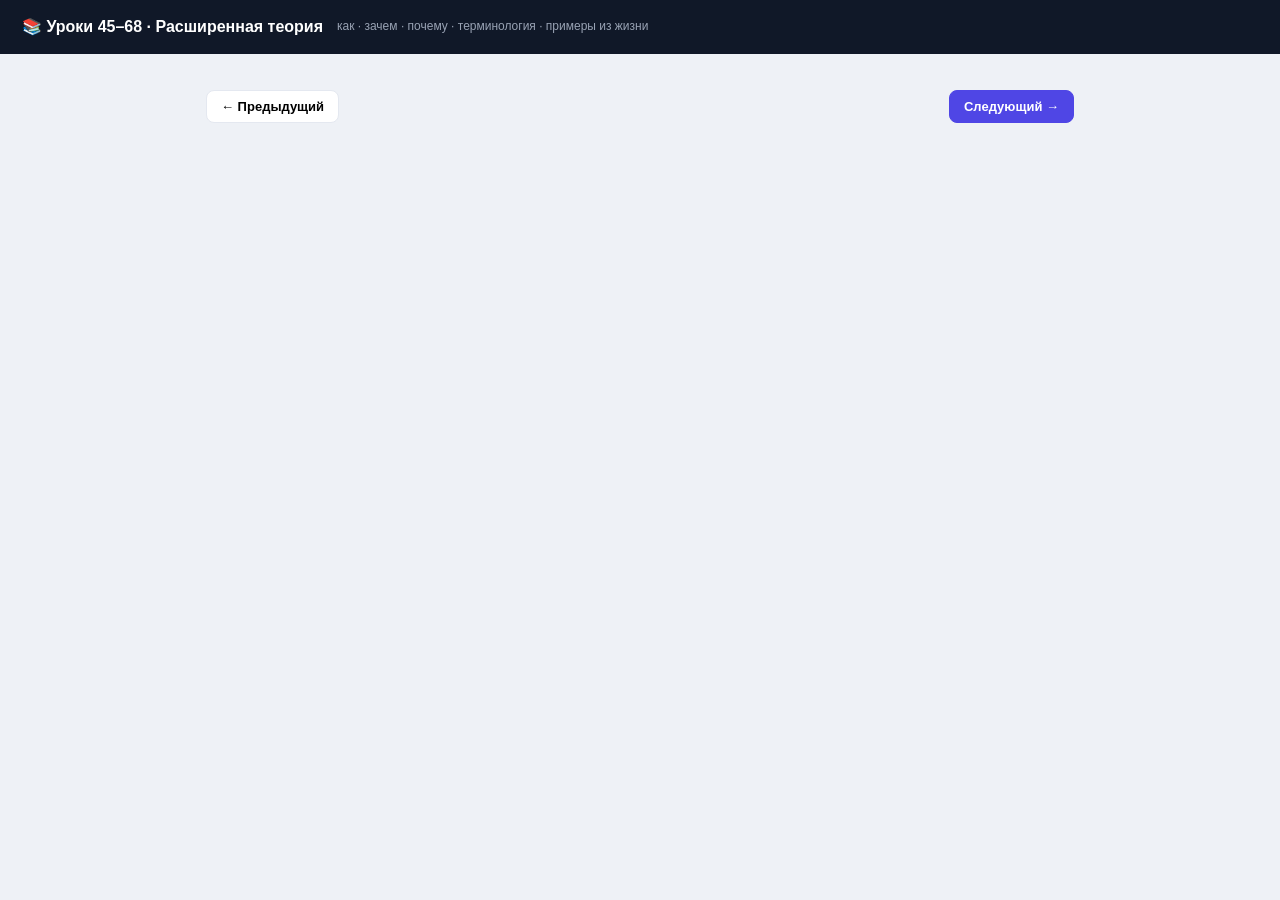
<file: uroki-45-68-rasshirennaya.html>
<!DOCTYPE html>
<html lang="ru">
<head>
<meta charset="UTF-8">
<meta name="viewport" content="width=device-width,initial-scale=1">
<title>Уроки 45–68 · Расширенная теория</title>
<style>
:root{--bg:#eef1f6;--card:#fff;--line:#e4e8f0;--txt:#182031;--muted:#6d7789;--acc:#4f46e5;--ok:#15a34a;--proc:#e08c00;--code:#101828}
*{box-sizing:border-box}html,body{margin:0;padding:0}
body{font-family:-apple-system,BlinkMacSystemFont,"Segoe UI",Roboto,Arial,sans-serif;background:var(--bg);color:var(--txt);font-size:14.5px;line-height:1.6}
header{background:#101828;color:#fff;padding:14px 22px;display:flex;align-items:center;gap:14px;flex-wrap:wrap;position:sticky;top:0;z-index:50}
header h1{margin:0;font-size:16px}header .sub{color:#98a2b3;font-size:12px}
header .cnt{margin-left:auto;font-size:12px;color:#cbd5e1;font-weight:600}
.wrap{max-width:900px;margin:0 auto;padding:20px 16px 70px}
.tabs{display:flex;gap:5px;flex-wrap:wrap;margin-bottom:16px}
.tab{border:1px solid var(--line);background:#fff;border-radius:7px;padding:5px 9px;font-size:12px;cursor:pointer;font-weight:600;color:var(--muted)}
.tab:hover{border-color:#c7cfdd}.tab.on{background:var(--acc);border-color:var(--acc);color:#fff}
.lesson{background:var(--card);border:1px solid var(--line);border-radius:14px;overflow:hidden}
.lh{padding:20px 24px 14px;border-bottom:1px solid var(--line);background:linear-gradient(180deg,#fbfcfe,#fff)}
.lh .num{font-size:11px;text-transform:uppercase;letter-spacing:.08em;color:var(--acc);font-weight:700}
.lh h2{margin:4px 0 0;font-size:23px;letter-spacing:-.02em;line-height:1.25}
.lh .goal{margin-top:6px;font-size:13px;color:var(--muted)}
.lb{padding:4px 24px 24px}
.lb h3{font-size:12.5px;text-transform:uppercase;letter-spacing:.07em;color:var(--acc);margin:24px 0 9px;font-weight:700;padding-bottom:5px;border-bottom:2px solid #eef2ff}
.lb h4{font-size:15.5px;margin:18px 0 6px}
.lb p{margin:0 0 12px;line-height:1.75}
.lb ul,.lb ol{margin:0 0 13px;padding-left:21px}
.lb li{margin-bottom:6px;line-height:1.68}
.lb strong{color:#0f172a}
.lb code{font-family:"SF Mono",Menlo,Consolas,monospace;font-size:.87em;background:#f1f5f9;padding:1px 5px;border-radius:4px;color:#3730a3}
.lb pre{background:var(--code);color:#e6edf7;padding:13px 15px;border-radius:9px;overflow-x:auto;font-size:12.2px;line-height:1.5;font-family:"SF Mono",Menlo,Consolas,monospace;margin:0 0 13px}
.lb pre code{background:none;padding:0;color:inherit}
.lb table{width:100%;border-collapse:collapse;margin:0 0 13px;font-size:12.8px}
.lb th{background:#f8fafc;text-align:left;padding:8px 10px;border:1px solid var(--line);font-weight:700;font-size:11px;text-transform:uppercase;letter-spacing:.04em;color:var(--muted)}
.lb td{padding:8px 10px;border:1px solid var(--line);vertical-align:top;line-height:1.5}
figure{margin:0 0 16px}
figure svg{width:100%;height:auto;display:block;border:1px solid var(--line);border-radius:10px;background:#fff}
figcaption{margin-top:6px;font-size:12.2px;color:var(--muted);line-height:1.5}
figcaption b{color:#475467}
.term{background:#f5f3ff;border-left:4px solid #8b5cf6;border-radius:0 10px 10px 0;padding:12px 15px;margin:0 0 14px}
.term-t{font-weight:700;font-size:12.5px;color:#6d28d9;margin-bottom:8px;text-transform:uppercase;letter-spacing:.05em}
.term dl{margin:0}
.term dt{font-weight:700;color:#4c1d95;font-size:13.5px;margin-top:6px}
.term dd{margin:2px 0 0 0;font-size:13.5px;line-height:1.6;color:#5b21b6}
.why{background:#eef2ff;border-left:4px solid var(--acc);border-radius:0 10px 10px 0;padding:12px 15px;margin:0 0 14px;font-size:13.5px;line-height:1.7}
.why-t{font-weight:700;font-size:12.5px;color:#3730a3;margin-bottom:6px;text-transform:uppercase;letter-spacing:.05em}
.life{background:#f0fdf4;border-left:4px solid var(--ok);border-radius:0 10px 10px 0;padding:12px 15px;margin:0 0 14px;font-size:13.5px;line-height:1.7}
.life-t{font-weight:700;font-size:12.5px;color:#15803d;margin-bottom:6px;text-transform:uppercase;letter-spacing:.05em}
.risk{background:#fef2f2;border-left:4px solid #b42318;border-radius:0 10px 10px 0;padding:12px 15px;margin:0 0 14px;font-size:13.5px;line-height:1.7}
.risk-t{font-weight:700;font-size:12.5px;color:#b42318;margin-bottom:6px;text-transform:uppercase;letter-spacing:.05em}
.task{background:#f8fafc;border:1px solid var(--line);border-left:4px solid var(--acc);border-radius:0 11px 11px 0;padding:13px 15px;margin:0 0 13px}
.task-h{font-weight:700;font-size:14.5px;margin-bottom:4px}
.task-why{font-size:12.8px;color:var(--muted);margin-bottom:9px;line-height:1.55}
.steps{margin:0;padding-left:0;list-style:none;counter-reset:st}
.steps li{position:relative;padding-left:32px;margin-bottom:8px;line-height:1.6;font-size:13.2px;counter-increment:st}
.steps li::before{content:counter(st);position:absolute;left:0;top:0;width:21px;height:21px;background:var(--acc);color:#fff;border-radius:50%;font-size:11px;font-weight:700;display:flex;align-items:center;justify-content:center}
.task-r{margin-top:10px;padding-top:9px;border-top:1px dashed #d7dde6;font-size:12.8px;color:var(--ok);font-weight:600}
.warn{background:#fffbeb;border-left:4px solid var(--proc);border-radius:0 10px 10px 0;padding:11px 14px;margin:0 0 13px}
.warn-t{font-weight:700;font-size:12.5px;color:#b45309;margin-bottom:5px;text-transform:uppercase;letter-spacing:.05em}
.warn ul{margin:0;padding-left:19px}.warn li{font-size:13.2px;margin-bottom:4px}
.check{background:#f0fdf4;border-left:4px solid var(--ok);border-radius:0 10px 10px 0;padding:11px 14px;margin:0 0 13px}
.check-t{font-weight:700;font-size:12.5px;color:#15803d;margin-bottom:5px;text-transform:uppercase;letter-spacing:.05em}
.check ol{margin:0;padding-left:19px}.check li{font-size:13.2px;margin-bottom:4px}
.note{background:#eef2ff;border-left:4px solid var(--acc);border-radius:0 10px 10px 0;padding:11px 14px;margin:0 0 13px;font-size:13.5px}
.navb{display:flex;gap:9px;margin-top:16px}.navb .sp{flex:1}
.btn{border:1px solid var(--line);background:#fff;padding:8px 14px;border-radius:8px;font-size:13px;cursor:pointer;font-weight:600;font-family:inherit}
.btn:hover{border-color:#c7cfdd}.btn.pri{background:var(--acc);border-color:var(--acc);color:#fff}
@media(max-width:700px){.lh,.lb{padding-left:15px;padding-right:15px}.lh h2{font-size:20px}}
</style>
</head>
<body>
<header><h1>📚 Уроки 45–68 · Расширенная теория</h1><span class="sub">как · зачем · почему · терминология · примеры из жизни</span><span class="cnt" id="cnt"></span></header>
<div class="wrap"><div class="tabs" id="tabs"></div><div id="out"></div>
<div class="navb"><button class="btn" id="prev">← Предыдущий</button><span class="sp"></span><button class="btn pri" id="next">Следующий →</button></div></div>
<script>
var L=[
{t:"Переменные и типы данных",g:"Научиться хранить и оперировать данными.",c:`
<h3>Зачем этот урок</h3>
<p>Переменная — коробка с именем, в которую кладут значение. В современном JS только <code>const</code> (по умолчанию) и <code>let</code> (если значение меняется). <code>var</code> — устарел, не используй.</p>
<p>Это фундамент: всё, что ты будешь делать дальше — хранить данные, считать, сравнивать, — опирается на переменные и типы.</p>

<h3>Простым языком</h3>
<p>Восемь типов данных: <strong>строка</strong> ("Привет"), <strong>число</strong> (42), <strong>логический</strong> (true/false), <strong>null</strong> (намеренно пусто), <strong>undefined</strong> (ещё нет значения), <strong>symbol</strong> (уникальный идентификатор), <strong>bigint</strong> (для очень больших чисел), <strong>объект</strong> ({ }).</p>
<p>Примитивы (строка, число, boolean, null, undefined, symbol, bigint) при присваивании получают отдельное значение: <code>let a=1; let b=a; b=2;</code> — a всё ещё 1.</p>
<p>Объекты и массивы — значения, содержащие ссылку на объект. При присваивании копируется эта ссылка, а не структура: <code>let a={}; let b=a; b.x=1;</code> — a.x тоже 1. JavaScript передаёт и присваивает значения по значению; это не глубокая копия.</p>

<div class="term"><div class="term-t">Как это называется правильно</div>
<dl>
<dt>Переменная</dt><dd>Именованная область для хранения значения.</dd>
<dt>Примитив</dt><dd>Простой тип данных, копируется по значению.</dd>
<dt>Ссылка на объект</dt><dd>Учебное описание: значением переменной является ссылка на объект; при присваивании копируется это значение-ссылка.</dd>
<dt>Область видимости</dt><dd>Часть кода, где переменная доступна.</dd>
<dt>typeof</dt><dd>Оператор определения типа данных.</dd>
</dl></div>

<div class="why"><div class="why-t">Почему именно так, а не иначе</div>
<p>Почему const по умолчанию? Он запрещает переназначить binding, но не делает объект неизменяемым: <code>const user={}; user.name="Анна"</code> допустимо. Для поверхностной защиты можно применить <code>Object.freeze()</code>, но она не замораживает вложенные объекты. <code>var</code> имеет область функции, а не блока; в новом коде обычно выбирают let/const. При присваивании объекта копируется ссылка, поэтому мутация видна через обе переменные.</p></div>

<div class="life"><div class="life-t">Пример из жизни</div>
<p>Переменная — как коробка с наклейкой «носки». В неё кладут то, что написано на наклейке. Примитив — как монета: дал другу свою монету, у тебя её больше нет, у него своя. Объект — как ключ от квартиры: дал другу копию, вы оба заходите в одну квартиру, и если он переставит мебель, ты это увидишь.</p></div>

<h3>Пример кода</h3>
<pre>const siteName = "Острие";      // константа
let visitors = 0;               // можно менять
visitors = visitors + 1;        // теперь 1

const str  = "Привет";          // строка
const num  = 42;                // число
const bool = true;              // логический
const nothing = null;           // намеренно пусто
let undef;                      // undefined — ещё нет значения

typeof str;   // "string"
typeof num;   // "number"
typeof bool;  // "boolean"
typeof nothing; // "object" (историческая особенность)
typeof undef;  // "undefined"

// Поверхностная копия объекта
const user = { name: "Анна", age: 30, prefs: { theme: "dark" } };
const copy = { ...user };
copy.prefs === user.prefs; // true: вложенный объект общий
// Для поддерживаемых данных: const deep = structuredClone(user);
// structuredClone не копирует функции и DOM-узлы; JSON-трюк теряет типы и циклы.</pre>

<div class="risk"><div class="risk-t">Что пойдёт не так, если нарушить</div>
<p><strong>var вместо let/const</strong> — переменная не ограничена блоком (но ограничена функцией), что повышает риск ошибок. <strong>Копирование объекта через =</strong> — копируется ссылка, а изменения затронут общий объект. <strong>Путаница null и undefined</strong> — сложно отлаживать. <strong>Использование переменной до объявления</strong> — ошибка или undefined.</p></div>

<h3>Что делать на практике</h3>
<div class="task"><div class="task-h">Задание 1. Решить 15 задач на Codewars</div>
<div class="task-why">Зачем: закрепить типы и операции на реальных задачах.</div>
<ol class="steps">
<li>Зарегистрируйся на codewars.com.</li>
<li>Реши 15 задач уровня 8kyu на строки и числа.</li>
<li>Для каждой проверь typeof входных данных.</li>
<li>Создай const с названием проекта и let со счётчиком.</li>
<li>Проверь typeof для шести разных значений.</li>
</ol>
<div class="task-r">Результат: уверенная работа с базовыми типами.</div></div>

<div class="task"><div class="task-h">Задание 2. Проверить ловушку со ссылками</div>
<div class="task-why">Зачем: узнать о ней сейчас, а не через два часа отладки.</div>
<ol class="steps">
<li>Создай объект user и скопируй его через =.</li>
<li>Измени поле в копии — проверь оригинал.</li>
<li>Сделай правильную копию через { ...user }.</li>
<li>Повтори для массива через [ ...arr ].</li>
<li>Выпиши: когда нужна глубокая копия?</li>
</ol>
<div class="task-r">Результат: понимание разницы между ссылкой и значением.</div></div>

<div class="warn"><div class="warn-t">Частые ошибки</div><ul>
<li><strong>var вместо let/const.</strong> Нет блочной области.</li>
<li><strong>Копирование объекта через =.</strong> Копируется ссылка.</li>
<li><strong>Путаница null и undefined.</strong> Сложно отлаживать.</li>
</ul></div>

<div class="check"><div class="check-t">Проверь себя</div>
<ol><li>Чем const отличается от let?</li>
<li>Почему var не используют?</li>
<li>Что будет при копировании объекта через =?</li>
<li>Чем null отличается от undefined?</li></ol></div>
`},

{t:"Условия, операторы, циклы",g:"Заставить код принимать решения и повторяться.",c:`
<h3>Зачем этот урок</h3>
<p><strong>Условие</strong> — развилка: «если А, то X, иначе Y». <strong>Цикл</strong> — повторение одного действия много раз. Без них код — просто список команд, который ничего не решает.</p>
<p>Это точка, где код перестаёт быть «инструкцией» и становится «программой».</p>

<h3>Простым языком</h3>
<p>Условия: <code>if / else if / else</code>, тернарный оператор <code>? :</code>, <code>switch</code>.</p>
<p>Циклы: <code>for</code> (когда нужен индекс), <code>for...of</code> (когда нужно просто перебрать), <code>while</code> (пока условие истинно).</p>
<p><code>==</code> сравнивает с приведением типов, <code>===</code> — без. Используй <code>===</code> всегда.</p>
<p><code>&&</code> — И (оба условия), <code>||</code> — ИЛИ (хотя бы одно).</p>

<div class="term"><div class="term-t">Как это называется правильно</div>
<dl>
<dt>Ветвление</dt><dd>Выполнение разных веток кода по условию.</dd>
<dt>Цикл</dt><dd>Повторение блока кода.</dd>
<dt>Тернарный оператор</dt><dd>Короткая форма if/else.</dd>
<dt>Итерация</dt><dd>Один проход цикла.</dd>
<dt>Инкремент</dt><dd>Увеличение значения на единицу.</dd>
</dl></div>

<div class="why"><div class="why-t">Почему именно так, а не иначе</div>
<p>Почему ===, а не ==? == приводит типы: 0 == "0" даёт true, что часто приводит к неожиданным багам. === не приводит — сравнение строгое. Почему break в switch? Без него выполнятся все case ниже, что почти всегда не нужно. Почему i++ в for? Без инкремента условие останется истинным навсегда — бесконечный цикл.</p></div>

<div class="life"><div class="life-t">Пример из жизни</div>
<p>Условие — как светофор: если зелёный, едь; если жёлтый, приготовься; иначе стой. Цикл — как конвейер: деталь проходит одну и ту же операцию снова и снова. === vs == — как сверка паспорта: по фамилии (==) может совпасть у двоих, а по номеру (===) — только у одного.</p></div>

<h3>Пример кода</h3>
<pre>const age = 20;
if (age < 18) {
  console.log("Несовершеннолетний");
} else if (age < 60) {
  console.log("Взрослый");
} else {
  console.log("Пенсионер");
}

const access = age >= 18 ? "открыт" : "закрыт";

const plan = "pro";
let price;
switch (plan) {
  case "start": price = 1000; break;
  case "pro":   price = 2500; break;
  case "max":   price = 5000; break;
  default:       price = 0;
}

if (isLoggedIn && hasPaid) { showContent(); }
if (isAdmin || isModerator) { showPanel(); }

for (let i = 0; i < 5; i++) console.log(i);      // 0 1 2 3 4
for (const item of items) console.log(item);     // по массиву
while (attempts < 3) { attempts++; }</pre>

<div class="risk"><div class="risk-t">Что пойдёт не так, если нарушить</div>
<p><strong>Забыли i++</strong> — бесконечный цикл, вкладка виснет. <strong>Забыли break в switch</strong> — выполнятся все case ниже. <strong>= вместо ===</strong> — присваивание вместо сравнения. <strong>Условие, которое никогда не выполняется</strong> — мёртвый код.</p></div>

<h3>Что делать на практике</h3>
<div class="task"><div class="task-h">Задание 1. Три консольные программы</div>
<div class="task-why">Зачем: отработать условия и циклы на задачах с проверяемым результатом.</div>
<ol class="steps">
<li>Калькулятор скидки: цена → скидка по условиям (0 / 5 / 10 / 15%).</li>
<li>Игра «угадай число» в консоли.</li>
<li>Таблица умножения для числа 7 через вложенный цикл.</li>
<li>Перепиши один цикл for на for...of — сравни читаемость.</li>
</ol>
<div class="task-r">Результат: уверенное использование условий и циклов.</div></div>

<div class="warn"><div class="warn-t">Частые ошибки</div><ul>
<li><strong>Забыли i++.</strong> Бесконечный цикл.</li>
<li><strong>Забыли break.</strong> Все case выполнятся.</li>
<li><strong>= вместо ===.</strong> Присваивание.</li>
</ul></div>

<div class="check"><div class="check-t">Проверь себя</div>
<ol><li>Чем == отличается от ===?</li>
<li>Зачем break в switch?</li>
<li>Когда for...of удобнее for?</li>
<li>Что будет без i++ в цикле?</li></ol></div>
`},

{t:"Функции и стрелочные функции",g:"Упаковывать код в переиспользуемые блоки.",c:`
<h3>Зачем этот урок</h3>
<p><strong>Функция</strong> — рецепт. Один раз описываешь шаги, потом вызываешь по имени сколько угодно раз. Это главный инструмент борьбы с дублированием кода.</p>
<p>Функция с одной задачей легко понять, протестировать и переиспользовать. Функция, делающая три несвязанные вещи, — источник багов.</p>

<h3>Простым языком</h3>
<p>Обычная функция: <code>function greet(name) { return ...; }</code>. Стрелочная: <code>const greet = (name) => ...;</code> — короче запись и нет своего <code>this</code>.</p>
<p>Параметры по умолчанию: <code>(base, discount = 0) => ...</code>.</p>
<p>Функция без <code>return</code> вернёт <code>undefined</code>.</p>
<p>Область видимости: <code>const/let</code> внутри функции не «утекают» наружу.</p>

<div class="term"><div class="term-t">Как это называется правильно</div>
<dl>
<dt>Функция</dt><dd>Блок кода, выполняющий задачу и возвращающий результат.</dd>
<dt>Параметр</dt><dd>Переменная, которую функция принимает.</dd>
<dt>Аргумент</dt><dd>Значение, передаваемое в параметр.</dd>
<dt>Возврат</dt><dd>Значение, которое функция отдаёт наружу.</dd>
<dt>Стрелочная функция</dt><dd>Короткая запись функции через =>.</dd>
<dt>Область видимости</dt><dd>Часть кода, где переменная доступна.</dd>
</dl></div>

<div class="why"><div class="why-t">Почему именно так, а не иначе</div>
<p>Почему return, а не console.log? console.log печатает, но не отдаёт значение; return позволяет использовать результат дальше. Почему параметры, а не глобальные переменные? Глобальные ломают переиспользуемость — функцию нельзя вызвать с другими данными. Почему одна задача? Потому что тестировать и переиспользовать проще.</p></div>

<div class="life"><div class="life-t">Пример из жизни</div>
<p>Функция — рецепт блинов: написано, что взять и что сделать. Параметры — количество блинов (на 2 или на 6). Возврат — готовые блины на тарелке. Глобальные переменные — как если бы рецепт говорил «возьми муку, которая лежит в моём шкафу»: работать будет только у тебя дома.</p></div>

<h3>Пример кода</h3>
<pre>// Обычная функция
function greet(name) {
  return "Привет, " + name + "!";
}

// Стрелочная — короче
const greet2 = (name) => "Привет, " + name + "!";

// Параметры по умолчанию
const price = (base, discount = 0) => base - (base * discount) / 100;
price(1000);       // 1000
price(1000, 20);   // 800

// Область видимости
const global = "виден везде";
function test() {
  const local = "виден только внутри";
  console.log(global);   // ✓
}
console.log(local);      // ✗ ReferenceError</pre>

<div class="risk"><div class="risk-t">Что пойдёт не так, если нарушить</div>
<p><strong>Забыли return</strong> — функция вернёт undefined. <strong>Функция делает три несвязанные вещи</strong> — сложно тестировать и переиспользовать. <strong>Глобальные переменные вместо параметров</strong> — ломает переиспользуемость. <strong>Слишком длинная функция</strong> — не читается.</p></div>

<h3>Что делать на практике</h3>
<div class="task"><div class="task-h">Задание 1. Библиотека из 10 функций</div>
<div class="task-why">Зачем: получить набор инструментов, которые используешь в каждом проекте.</div>
<ol class="steps">
<li>formatPrice(n) — добавить пробелы и ₽.</li>
<li>plural(n, ['товар','товара','товаров']) — склонение.</li>
<li>isValidEmail(str) — проверка через регулярку.</li>
<li>generateId() — случайный ID.</li>
<li>debounce(fn, ms) — задержка вызова.</li>
<li>Перепиши все в стрелочном стиле.</li>
<li>Собери в файл utils.js — он пригодится всегда.</li>
</ol>
<div class="task-r">Результат: личная библиотека утилит.</div></div>

<div class="warn"><div class="warn-t">Частые ошибки</div><ul>
<li><strong>Забыли return.</strong> Вернёт undefined.</li>
<li><strong>Три несвязанные задачи.</strong> Раздели.</li>
<li><strong>Глобальные переменные.</strong> Ломает переиспользуемость.</li>
</ul></div>

<div class="check"><div class="check-t">Проверь себя</div>
<ol><li>Что вернёт функция без return?</li>
<li>Чем стрелочная функция отличается от обычной?</li>
<li>Зачем параметры по умолчанию?</li>
<li>Почему глобальные переменные — плохо?</li></ol></div>
`},

{t:"Объекты и деструктуризация",g:"Хранить связанные данные одним блоком.",c:`
<h3>Зачем этот урок</h3>
<p><strong>Объект</strong> — паспорт сущности. В нём лежат свойства с именами: name, price, inStock. Это главный способ описывать реальные вещи в JS.</p>
<p>Деструктуризация извлекает свойства в отдельные переменные одной строкой. Опциональная цепочка защищает от ошибок при отсутствии данных.</p>

<h3>Простым языком</h3>
<p><code>product.name</code> или <code>product["price"]</code> — доступ к свойству.</p>
<p><code>const { name, price } = product;</code> — деструктуризация.</p>
<p><code>const updated = { ...user, age: 31 };</code> — копия с изменённым полем.</p>
<p><code>user?.address?.city</code> — не упадёт, если адреса нет.</p>

<div class="term"><div class="term-t">Как это называется правильно</div>
<dl>
<dt>Объект</dt><dd>Структура из пар «ключ : значение».</dd>
<dt>Свойство</dt><dd>Пара ключ-значение внутри объекта.</dd>
<dt>Деструктуризация</dt><dd>Извлечение свойств в переменные.</dd>
<dt>Spread</dt><dd>Оператор раскрытия объекта или массива.</dd>
<dt>Опциональная цепочка</dt><dd>Безопасный доступ через ?.</dd>
</dl></div>

<div class="why"><div class="why-t">Почему именно так, а не иначе</div>
<p>Почему объект, а не набор переменных? Объект группирует связанные данные и даёт им имена. Почему spread, а не =? = копирует ссылку, spread создаёт новый объект. Почему ?. — потому что обращение к полю отсутствующего объекта выбрасывает ошибку и ломает скрипт.</p></div>

<div class="life"><div class="life-t">Пример из жизни</div>
<p>Объект — паспорт: фамилия, имя, дата рождения в одном документе с подписями. Деструктуризация — как выписать нужные данные в анкету одной строкой. Spread — как сделать копию паспорта с исправленной датой, не трогая оригинал. ?. — как спросить «есть ли у него машина?» прежде чем спрашивать «какого цвета машина?».</p></div>

<h3>Пример кода</h3>
<pre>const product = {
  name: "Куртка",
  price: 4990,
  inStock: true,
  tags: ["зима", "мужская"]
};

product.name;            // "Куртка"
product["price"];        // 4990

// Деструктуризация
const { name, price } = product;

// Копия (не ссылка!)
const copy = { ...product, price: 3990 };

// Опциональная цепочка
const city = user?.address?.city;

// Метод объекта
const cart = {
  items: [],
  add(item) { this.items.push(item); }
};</pre>

<div class="risk"><div class="risk-t">Что пойдёт не так, если нарушить</div>
<p><strong>Копирование через =</strong> — копируется ссылка. <strong>Обращение к вложенному полю без ?.</strong> — упадёт с ошибкой. <strong>Огромные плоские объекты</strong> — сложно читать. <strong>Мутация свойства</strong> — сложно отследить.</p></div>

<h3>Что делать на практике</h3>
<div class="task"><div class="task-h">Задание 1. Описать товар и пользователя</div>
<div class="task-why">Зачем: объекты — способ описывать всё в JS.</div>
<ol class="steps">
<li>Создай объект product: имя, цена, наличие, теги, характеристики.</li>
<li>Создай объект user: имя, email, адрес (вложенный объект).</li>
<li>Извлеки поля через деструктуризацию.</li>
<li>Сделай копию товара с новой ценой через ...spread.</li>
<li>Попробуй обратиться к несуществующему полю без ?. и с ?.</li>
<li>Выведи карточку товара в консоль.</li>
</ol>
<div class="task-r">Результат: уверенная работа с объектами.</div></div>

<div class="warn"><div class="warn-t">Частые ошибки</div><ul>
<li><strong>Копирование через =.</strong> Копируется ссылка.</li>
<li><strong>Обращение без ?.</strong> Упадёт.</li>
<li><strong>Огромные плоские объекты.</strong> Группируй.</li>
</ul></div>

<div class="check"><div class="check-t">Проверь себя</div>
<ol><li>Что делает деструктуризация?</li>
<li>Зачем опциональная цепочка ?.</li>
<li>Как сделать копию объекта с одним новым полем?</li>
<li>Что такое this в методе объекта?</li></ol></div>
`},

{t:"Массивы и методы",g:"Работать со списками данных эффективно.",c:`
<h3>Зачем этот урок</h3>
<p>Массив — пронумерованный список. У него есть мощные методы, которые заменяют ручные циклы: <code>map</code> (преобразовать каждый), <code>filter</code> (оставить подходящие), <code>reduce</code> (свести к числу), <code>forEach</code> (обойти).</p>
<p>Это реальная задача, которую будешь решать в каждом каталоге и магазине.</p>

<h3>Простым языком</h3>
<p><code>map</code> возвращает новый массив, <code>forEach</code> просто перебирает.</p>
<p><code>reduce((sum, p) => sum + p.price, 0)</code> — сумма всех цен.</p>
<p><code>find</code> — первый подходящий, <code>some</code> — хотя бы один, <code>every</code> — все.</p>
<p><code>sort</code> мутирует исходный массив — сортируй копию.</p>

<div class="term"><div class="term-t">Как это называется правильно</div>
<dl>
<dt>Массив</dt><dd>Упорядоченный список элементов.</dd>
<dt>Метод</dt><dd>Функция, принадлежащая объекту или массиву.</dd>
<dt>Колбэк</dt><dd>Функция, передаваемая в другую функцию.</dd>
<dt>Аккумулятор</dt><dd>Накопитель значения в reduce.</dd>
<dt>Мутация</dt><dd>Изменение исходного объекта или массива.</dd>
</dl></div>

<div class="why"><div class="why-t">Почему именно так, а не иначе</div>
<p>Почему map, а не for? map короче, не мутирует исходный массив и сразу возвращает результат. Почему reduce с начальным значением? Без него на пустом массиве будет ошибка. Почему sort мутирует? Так работает метод — поэтому сортируй копию, чтобы не сломать данные.</p></div>

<div class="life"><div class="life-t">Пример из жизни</div>
<p>Массив — список покупок. map — как заменить каждый продукт на его цену. filter — как оставить только то, что в бюджете. reduce — как посчитать общую сумму на кассе. sort — как расставить продукты по алфавиту на полке, но чтобы не перепутать список — делаешь копию.</p></div>

<h3>Пример кода</h3>
<pre>const products = [
  { name: "Куртка",    price: 4990, cat: "одежда" },
  { name: "Кроссовки", price: 7990, cat: "обувь" },
  { name: "Шапка",     price: 990,  cat: "одежда" }
];

const names = products.map(p => p.name);          // преобразовать
const cheap = products.filter(p => p.price < 5000); // оставить
const total = products.reduce((s, p) => s + p.price, 0); // свести
products.forEach(p => console.log(p.name));         // обойти

products.find(p => p.cat === "обувь");   // первый подходящий
products.some(p => p.price > 5000);     // true
products.every(p => p.price > 500);    // true

const sorted = [...products].sort((a, b) => a.price - b.price);</pre>

<div class="risk"><div class="risk-t">Что пойдёт не так, если нарушить</div>
<p><strong>sort без компаратора</strong> — сортирует как строки: [1,10,2]. <strong>sort напрямую по массиву</strong> — мутирует исходный массив. <strong>reduce без начального значения</strong> — на пустом массиве упадёт. <strong>map вместо forEach</strong> — создаёт ненужный массив.</p></div>

<h3>Что делать на практике</h3>
<div class="task"><div class="task-h">Задание 1. Каталог с фильтром и сортировкой</div>
<div class="task-why">Зачем: это реальная задача, которую будешь решать в каждом магазине.</div>
<ol class="steps">
<li>Создай массив из 8 товаров (имя, цена, категория, рейтинг).</li>
<li>Отфильтруй по категории через filter.</li>
<li>Отсортируй по цене через sort (копию!).</li>
<li>Посчитай общую сумму через reduce.</li>
<li>Сделай цепочку: filter → map → reduce.</li>
<li>Найди самый дорогой товар через reduce.</li>
</ol>
<div class="task-r">Результат: навык, применяемый в каждом каталоге.</div></div>

<div class="warn"><div class="warn-t">Частые ошибки</div><ul>
<li><strong>sort без компаратора.</strong> Сортирует строки.</li>
<li><strong>sort по data.</strong> Мутирует.</li>
<li><strong>reduce без начального.</strong> Упадёт.</li>
</ul></div>

<div class="check"><div class="check-t">Проверь себя</div>
<ol><li>Чем map отличается от forEach?</li>
<li>Как посчитать сумму цен массива?</li>
<li>Почему sort мутирует массив?</li>
<li>Когда some, а когда every?</li></ol></div>
`},

{t:"DOM: поиск и изменение",g:"Управлять страницей из JavaScript.",c:`
<h3>Зачем этот урок</h3>
<p><strong>DOM</strong> — HTML-страница, превращённая в дерево объектов. Ты находишь элемент — и меняешь его текст, класс, содержимое. Это мост между кодом и тем, что видит пользователь.</p>
<p>Базовый навык для любого интерактива: вывод данных, переключение табов, динамические списки.</p>

<h3>Простым языком</h3>
<p><code>querySelector</code> — первый подходящий, <code>querySelectorAll</code> — все, <code>getElementById</code> — по id.</p>
<p><code>textContent</code> — только текст (безопасно), <code>innerHTML</code> — HTML (осторожно!).</p>
<p><code>classList.add / remove / toggle</code> — управление классами.</p>
<p>Если элемент не найден, вернётся <code>null</code>.</p>

<div class="term"><div class="term-t">Как это называется правильно</div>
<dl>
<dt>DOM</dt><dd>Объектная модель документа.</dd>
<dt>Селектор</dt><dd>Строка для поиска элементов.</dd>
<dt>Узел</dt><dd>Элемент дерева DOM.</dd>
<dt>textContent</dt><dd>Текстовое содержимое элемента.</dd>
<dt>innerHTML</dt><dd>HTML-содержимое элемента.</dd>
</dl></div>

<div class="why"><div class="why-t">Почему именно так, а не иначе</div>
<p>Почему textContent безопаснее? innerHTML разбирает строку как HTML, и если туда попадёт пользовательский ввод — возможен XSS. Скрипт можно разместить в head с <code>defer</code>, использовать модуль или дождаться DOMContentLoaded; важно время выполнения, а не место само по себе. Всегда проверяй результат поиска перед обращением к нему.</p></div>

<div class="life"><div class="life-t">Пример из жизни</div>
<p>DOM — план здания со всеми комнатами. querySelector — как найти «кухню» на плане. textContent — как написать на двери «кухня» маркером. innerHTML — как перепланировать комнату: если чертёж от неизвестного — могут вынести не ту стену.</p></div>

<figure><svg viewBox="0 0 840 300" xmlns="http://www.w3.org/2000/svg" role="img" aria-label="DOM-дерево и querySelector">
<rect width="840" height="300" fill="#f8fafc"/>
<text x="30" y="24" fill="#101828" font-size="12" font-weight="700" font-family="Arial">DOM-дерево и поиск через querySelector</text>
<rect x="350" y="40" width="140" height="34" rx="7" fill="#4f46e5"/>
<text x="420" y="62" text-anchor="middle" fill="#fff" font-size="13" font-weight="700" font-family="monospace">document</text>
<line x1="420" y1="74" x2="200" y2="110" stroke="#4f46e5" stroke-width="2"/>
<line x1="420" y1="74" x2="420" y2="110" stroke="#4f46e5" stroke-width="2"/>
<line x1="420" y1="74" x2="640" y2="110" stroke="#4f46e5" stroke-width="2"/>
<rect x="130" y="110" width="140" height="34" rx="7" fill="#fff" stroke="#4f46e5" stroke-width="2"/>
<text x="200" y="132" text-anchor="middle" fill="#101828" font-size="13" font-weight="700" font-family="monospace">&lt;html&gt;</text>
<rect x="350" y="110" width="140" height="34" rx="7" fill="#fff" stroke="#4f46e5" stroke-width="2"/>
<text x="420" y="132" text-anchor="middle" fill="#101828" font-size="13" font-weight="700" font-family="monospace">&lt;body&gt;</text>
<rect x="570" y="110" width="140" height="34" rx="7" fill="#fff" stroke="#4f46e5" stroke-width="2"/>
<text x="640" y="132" text-anchor="middle" fill="#101828" font-size="13" font-weight="700" font-family="monospace">&lt;head&gt;</text>
<line x1="420" y1="144" x2="280" y2="180" stroke="#4f46e5" stroke-width="2"/>
<line x1="420" y1="144" x2="420" y2="180" stroke="#4f46e5" stroke-width="2"/>
<line x1="420" y1="144" x2="560" y2="180" stroke="#4f46e5" stroke-width="2"/>
<rect x="220" y="180" width="120" height="30" rx="6" fill="#15a34a"/>
<text x="280" y="200" text-anchor="middle" fill="#fff" font-size="11.5" font-weight="700" font-family="monospace">h1.hero</text>
<rect x="365" y="180" width="110" height="30" rx="6" fill="#e08c00"/>
<text x="420" y="200" text-anchor="middle" fill="#fff" font-size="11.5" font-weight="700" font-family="monospace">.cards</text>
<rect x="510" y="180" width="100" height="30" rx="6" fill="#fff" stroke="#4f46e5" stroke-width="2"/>
<text x="560" y="200" text-anchor="middle" fill="#101828" font-size="11.5" font-weight="700" font-family="monospace">button</text>
<line x1="420" y1="210" x2="370" y2="240" stroke="#4f46e5" stroke-width="1.5"/>
<line x1="420" y1="210" x2="420" y2="240" stroke="#4f46e5" stroke-width="1.5"/>
<line x1="420" y1="210" x2="470" y2="240" stroke="#4f46e5" stroke-width="1.5"/>
<rect x="335" y="240" width="70" height="26" rx="5" fill="#fff" stroke="#15a34a" stroke-width="1.5"/>
<text x="370" y="258" text-anchor="middle" fill="#101828" font-size="10.5" font-family="monospace">.card</text>
<rect x="395" y="240" width="70" height="26" rx="5" fill="#fff" stroke="#15a34a" stroke-width="1.5"/>
<text x="430" y="258" text-anchor="middle" fill="#101828" font-size="10.5" font-family="monospace">.card</text>
<rect x="455" y="240" width="70" height="26" rx="5" fill="#fff" stroke="#15a34a" stroke-width="1.5"/>
<text x="490" y="258" text-anchor="middle" fill="#101828" font-size="10.5" font-family="monospace">.card</text>
<text x="30" y="290" fill="#475467" font-size="10.5" font-family="Arial">querySelector(".hero") → 1 элемент (зелёный). querySelectorAll(".card") → 3 элемента (NodeList).</text>
</svg><figcaption><b>Рис. 50.1.</b> DOM-дерево: корень document, ветки — элементы. querySelector возвращает первый подходящий, querySelectorAll — все.</figcaption></figure>


<h3>Пример кода</h3>
<pre>// Поиск
document.querySelector(".btn");        // первый подходящий
document.querySelectorAll(".card");    // все (NodeList)
document.getElementById("hero");       // по id

// Изменение
const title = document.querySelector("h1");
title.textContent = "Новый заголовок";     // только текст (безопасно)
title.innerHTML = "&lt;span&gt;Текст&lt;/span&gt;"; // HTML (осторожно!)
title.classList.add("active");
title.classList.remove("hidden");
title.classList.toggle("open");
title.setAttribute("data-id", "42");
title.style.color = "red";
title.dataset.price = "100";</pre>

<div class="risk"><div class="risk-t">Что пойдёт не так, если нарушить</div>
<p><strong>innerHTML с пользовательским вводом</strong> — XSS-уязвимость. <strong>querySelector до загрузки DOM</strong> — вернёт null. <strong>Поиск в цикле</strong> — замедляет код. <strong>Мутация innerHTML в цикле</strong> — перерисовывает страницу многократно.</p></div>

<h3>Что делать на практике</h3>
<div class="task"><div class="task-h">Задание 1. Вывести массив товаров на страницу</div>
<div class="task-why">Зачем: это база любого каталога.</div>
<ol class="steps">
<li>Возьми массив товаров из Урока 49.</li>
<li>Найди контейнер .cards через querySelector.</li>
<li>Циклом forEach создай разметку карточки.</li>
<li>Вставь через DOM API и <code>textContent</code>; innerHTML допустим только для константной разметки или после проверенного escaping.</li>
<li>По клику на карточку меняй её текст через textContent.</li>
<li>Переключай класс active у пунктов меню.</li>
</ol>
<div class="task-r">Результат: динамический рендеринг из данных.</div></div>

<div class="warn"><div class="warn-t">Частые ошибки</div><ul>
<li><strong>innerHTML с вводом.</strong> XSS.</li>
<li><strong>querySelector до DOM.</strong> Null.</li>
<li><strong>Поиск в цикле.</strong> Медленно.</li>
</ul></div>

<div class="check"><div class="check-t">Проверь себя</div>
<ol><li>Чем querySelector отличается от querySelectorAll?</li>
<li>Чем textContent отличается от innerHTML?</li>
<li>Почему innerHTML с пользовательским вводом опасен?</li>
<li>Что вернёт querySelector, если элемент не найден?</li></ol></div>
`},

{t:"DOM: создание и удаление",g:"Добавлять и убирать элементы динамически.",c:`
<h3>Зачем этот урок</h3>
<p>Когда элементы создаются на лету (карточки товаров, пункты списка), используют <code>createElement</code> и <code>append</code>. Это безопаснее innerHTML, потому что не выполняет HTML-строки.</p>
<p>DocumentFragment делает одну вставку в DOM вместо десяти — на больших списках разница в скорости в разы.</p>

<h3>Простым языком</h3>
<p><code>document.createElement("div")</code> — создать элемент. <code>append</code> — вставить в конец, <code>prepend</code> — в начало.</p>
<p><code>DocumentFragment</code> — «виртуальный контейнер», который вставляется одной операцией.</p>

<div class="term"><div class="term-t">Как это называется правильно</div>
<dl>
<dt>createElement</dt><dd>Создание нового элемента DOM.</dd>
<dt>append / prepend</dt><dd>Вставка в конец / начало родителя.</dd>
<dt>DocumentFragment</dt><dd>Лёгкий контейнер для пакетной вставки.</dd>
<dt>Рефлоу</dt><dd>Пересчёт расположения элементов браузером.</dd>
</dl></div>

<div class="why"><div class="why-t">Почему именно так, а не иначе</div>
<p>Почему createElement с textContent безопаснее innerHTML? Строка текста не разбирается как HTML; однако безопасность URL и обработчиков нужно проверять отдельно. DocumentFragment удобен для пакетной вставки, но браузер группирует layout/paint, поэтому нельзя обещать фиксированное число reflow или ускорение «в разы». IntersectionObserver (если используешь его) решает задачу видимости, а не является универсальной заменой scroll.</p></div>

<div class="life"><div class="life-t">Пример из жизни</div>
<p>createElement — как слепить новый кирпич руками, а не набрать адрес на печатной машинке. DocumentFragment — как принести ведро с кирпичами и выложить всё сразу, а не бегать по одному. Рефлоу — как перестановка мебели: чем чаще, тем больше суеты.</p></div>

<h3>Пример кода</h3>
<pre>// Создать элемент
const card = document.createElement("div");
card.className = "card";
card.textContent = "Новая карточка";

// Вставить
document.querySelector(".cards").append(card);   // в конец
document.querySelector(".cards").prepend(card);  // в начало
card.before(otherEl);                            // перед
card.after(otherEl);                             // после
card.remove();                                   // удалить

// Пакетная вставка — быстрее
const frag = document.createDocumentFragment();
items.forEach(item => {
  const el = document.createElement("li");
  el.textContent = item;
  frag.append(el);
});
list.append(frag);   // одна вставка вместо десяти</pre>

<div class="risk"><div class="risk-t">Что пойдёт не так, если нарушить</div>
<p><strong>innerHTML для пользовательских данных</strong> — XSS. <strong>Вставка элементов по одному в цикле</strong> — медленно. <strong>Забыли remove()</strong> — элементы накапливаются. <strong>Создание элемента без textContent</strong> — пустой блок.</p></div>

<h3>Что делать на практике</h3>
<div class="task"><div class="task-h">Задание 1. Список дел и корзина</div>
<div class="task-why">Зачем: две типовые задачи на создание/удаление.</div>
<ol class="steps">
<li>Поле ввода + Enter → пункт появляется в списке.</li>
<li>Клик по «×» → пункт удаляется.</li>
<li>Используй createElement и append, не innerHTML.</li>
<li>Корзина: добавление и удаление товаров.</li>
<li>Для списка из 20+ элементов используй DocumentFragment.</li>
</ol>
<div class="task-r">Результат: безопасный динамический рендеринг.</div></div>

<div class="warn"><div class="warn-t">Частые ошибки</div><ul>
<li><strong>innerHTML для данных.</strong> XSS.</li>
<li><strong>По одному в цикле.</strong> Медленно.</li>
<li><strong>Забыли remove().</strong> Накапливаются.</li>
</ul></div>

<div class="check"><div class="check-t">Проверь себя</div>
<ol><li>Чем createElement безопаснее innerHTML?</li>
<li>Зачем DocumentFragment?</li>
<li>Как удалить элемент?</li>
<li>Чем prepend отличается от append?</li></ol></div>
`},

{t:"События и делегирование",g:"Реагировать на действия пользователя.",c:`
<h3>Зачем этот урок</h3>
<p><strong>Событие</strong> — «что-то произошло»: клик, ввод, скролл, отправка формы. Ты вешаешь слушателя на элемент — он вызывает твою функцию.</p>
<p><strong>Делегирование</strong> — вместо слушателя на каждую из 100 карточек вешаешь один на родителя и определяешь, по какой карточке кликнули. Экономит память и работает с элементами, добавленными позже.</p>

<h3>Простым языком</h3>
<p>Событие всплывает снизу вверх: от целевого элемента к родителям.</p>
<p><code>e.target</code> — где был клик, <code>e.currentTarget</code> — где висит слушатель.</p>
<p><code>closest()</code> поднимается от точки клика до нужного родителя.</p>
<p><code>preventDefault</code> отменяет действие по умолчанию (например, перезагрузку формы).</p>

<div class="term"><div class="term-t">Как это называется правильно</div>
<dl>
<dt>Событие</dt><dd>Действие, на которое можно отреагировать.</dd>
<dt>Слушатель</dt><dd>Функция, вызываемая при наступлении события.</dd>
<dt>Всплытие</dt><dd>Прохождение события от цели к корню документа.</dd>
<dt>Делегирование</dt><dd>Один слушатель на группу элементов.</dd>
<dt>closest</dt><dd>Поиск ближайшего подходящего родителя.</dd>
</dl></div>

<div class="why"><div class="why-t">Почему именно так, а не иначе</div>
<p>Почему делегирование? На 100 карточках 100 слушателей жрут память, а один на родителе работает и с новыми карточками. Почему closest, а не e.target? Клик по вложенной иконке даст цель-иконку, а нужна карточка; closest поднимется до неё. Почему preventDefault у формы? Иначе браузер перезагрузит страницу при отправке.</p></div>

<div class="life"><div class="life-t">Пример из жизни</div>
<p>Делегирование — как один охранник на входе вместо охранника у каждой двери: он смотрит, из какой двери пришёл человек. Всплытие — как новость, которая поднимается с нижнего этажа до управдома. closest — как вопрос «в какой квартире этот человек?», на который отвечает лестничная площадка.</p></div>

<h3>Пример кода</h3>
<pre>// Простой слушатель
const btn = document.querySelector(".btn");
btn.addEventListener("click", () => {
  console.log("Клик!");
});

// Объект события
btn.addEventListener("click", (e) => {
  e.target;            // по какому элементу кликнули
  e.preventDefault();  // отменить действие по умолчанию
  e.stopPropagation(); // остановить всплытие
});

// Делегирование — один слушатель на родителя
document.querySelector(".cards").addEventListener("click", (e) => {
  const card = e.target.closest(".card");   // ближайшая карточка
  if (!card) return;                        // клик мимо — выходим
  console.log("Клик по карточке", card.dataset.id);
});</pre>

<div class="risk"><div class="risk-t">Что пойдёт не так, если нарушить</div>
<p><strong>Слушатель на каждую карточку</strong> — на 100 карточках 100 слушателей. <strong>Забыли preventDefault у формы</strong> — страница перезагружается. <strong>e.target вместо closest</strong> — клик по вложенной иконке «промахивается». <strong>Много слушателей на scroll</strong> — тормозит.</p></div>

<h3>Что делать на практике</h3>
<div class="task"><div class="task-h">Задание 1. Четыре интерактивных блока</div>
<div class="task-why">Зачем: эти паттерны покрывают большую часть типовых интеракций (проверь требования проекта) на сайтах.</div>
<ol class="steps">
<li>Модальное окно: клик по кнопке → открылось, по фону → закрылось.</li>
<li>Табы: клик переключает активный.</li>
<li>Аккордеон: клик раскрывает/закрывает.</li>
<li>Бургер-меню: открытие/закрытие.</li>
<li>Сделай делегирование на списке из 20 элементов.</li>
</ol>
<div class="task-r">Результат: четыре рабочих паттерна интерактива.</div></div>

<div class="warn"><div class="warn-t">Частые ошибки</div><ul>
<li><strong>Слушатель на каждую карточку.</strong> Делегируй.</li>
<li><strong>Забыли preventDefault.</strong> Перезагрузка.</li>
<li><strong>e.target вместо closest.</strong> Промах.</li>
</ul></div>

<div class="check"><div class="check-t">Проверь себя</div>
<ol><li>Что такое всплытие события?</li>
<li>Чем e.target отличается от e.currentTarget?</li>
<li>Зачем делегирование?</li>
<li>Что делает closest()?</li></ol></div>
`},

{t:"Формы и валидация на JS",g:"Проверять данные до отправки и отправлять без перезагрузки.",c:`
<h3>Зачем этот урок</h3>
<p>HTML-валидация хороша, но молчалива: пользователь не понимает, что не так. JS-валидация даёт понятные сообщения и позволяет отправить форму без перезагрузки страницы.</p>
<p>Это коммерческий элемент — он приносит заявки.</p>

<h3>Простым языком</h3>
<p><code>preventDefault</code> — отменить перезагрузку. <code>replace(/\D/g, "")</code> — убрать всё, кроме цифр.</p>
<p>Маску делают на <code>input</code>, а не <code>keydown</code> — иначе не ловится вставка и backspace.</p>
<p>Валидация только на клиенте недостаточна — на сервере проверять обязательно.</p>

<div class="term"><div class="term-t">Как это называется правильно</div>
<dl>
<dt>Валидация</dt><dd>Проверка корректности данных.</dd>
<dt>Регулярное выражение</dt><dd>Шаблон для поиска и проверки строк.</dd>
<dt>Маска ввода</dt><dd>Автоформатирование вводимых данных.</dd>
<dt>Submit</dt><dd>Событие отправки формы.</dd>
<dt>Fetch</dt><dd>Отправка сетевого запроса из JS.</dd>
</dl></div>

<div class="why"><div class="why-t">Почему именно так, а не иначе</div>
<p>Почему preventDefault? Он отменяет стандартную отправку и навигацию, если интерфейсу нужна отправка через JS; без него браузер выполнит обычную отправку, а сохранность зависит от action и серверной обработки. Почему input, а не keydown? keydown не ловит вставку из буфера обмена и backspace. Почему дублировать на сервере? Клиентскую валидацию можно обойти, отправив данные напрямую.</p></div>

<div class="life"><div class="life-t">Пример из жизни</div>
<p>Валидация — как проверка документов на границе: проверяют до въезда, а не после. Маска — как форма, где клеточки под буквы: вписать можно только туда, куда положено. preventDefault — как табличка «не нажимать»: она отменяет стандартную реакцию двери.</p></div>

<h3>Пример кода</h3>
<pre>const form = document.querySelector("#order");
const phone = document.querySelector("#phone");

form.addEventListener("submit", (e) => {
  e.preventDefault();   // отменяем перезагрузку

  const value = phone.value.replace(/\D/g, "");   // только цифры
  let error = "";

  if (value.length < 11)       error = "Введите полный номер";
  else if (!/^[78]/.test(value)) error = "Номер должен начинаться с 7 или 8";

  if (error) { showError(phone, error); return; }

  fetch("/api/order", {
    method: "POST",
    headers: { "Content-Type": "application/json" },
    body: JSON.stringify({ phone: value })
  })
  .then(async (res) => {
    if (!res.ok) throw new Error("HTTP " + res.status);
    const data = await res.json();
    return data;
  })
  .then(() => showSuccess("Заявка принята!"))
  .catch(() => showError(phone, "Ошибка отправки"));
});

// Маска телефона
phone.addEventListener("input", (e) => {
  let digits = e.target.value.replace(/\D/g, "").slice(0, 11);
  if (digits.startsWith("8")) digits = "7" + digits.slice(1);
  let out = "+7";
  if (digits.length > 1) out += " (" + digits.slice(1, 4);
  if (digits.length >= 5) out += ") " + digits.slice(4, 7);
  if (digits.length >= 8) out += "-" + digits.slice(7, 9);
  if (digits.length >= 10) out += "-" + digits.slice(9, 11);
  e.target.value = out;
});</pre>

<div class="risk"><div class="risk-t">Что пойдёт не так, если нарушить</div>
<p><strong>Валидация только на клиенте</strong> — её можно обойти. <strong>Маска на keydown</strong> — ломает backspace и вставку. <strong>Нет preventDefault</strong> — страница перезагружается. <strong>Нет сообщения об успехе</strong> — клиент не уверен, что заявка ушла.</p></div>

<h3>Что делать на практике</h3>
<div class="task"><div class="task-h">Задание 1. Форма с маской и уведомлением</div>
<div class="task-why">Зачем: это коммерческий элемент — он приносит заявки.</div>
<ol class="steps">
<li>Форма с маской телефона (input, не keydown).</li>
<li>Валидация: длина, начало с 7/8.</li>
<li>Понятное сообщение об ошибке под полем.</li>
<li>Отправка без перезагрузки (preventDefault + fetch).</li>
<li>Уведомление «Заявка принята» после успеха.</li>
<li>Черновик формы в localStorage.</li>
</ol>
<div class="task-r">Результат: форма, которая конвертирует посетителя в заявку.</div></div>

<div class="warn"><div class="warn-t">Частые ошибки</div><ul>
<li><strong>Валидация только на клиенте.</strong> Обходится.</li>
<li><strong>Маска на keydown.</strong> Ломает вставку.</li>
<li><strong>Нет preventDefault.</strong> Перезагрузка.</li>
</ul></div>

<div class="check"><div class="check-t">Проверь себя</div>
<ol><li>Зачем preventDefault у формы?</li>
<li>Почему маску делают на input?</li>
<li>Почему валидация только на клиенте недостаточна?</li>
<li>Что делает replace(/\D/g, "")?</li></ol></div>
`},

{t:"Шаблонные строки, spread, rest",g:"Собирать строки и копировать данные удобно.",c:`
<h3>Зачем этот урок</h3>
<p><strong>Шаблонные строки</strong> (обратные кавычки) позволяют вставлять переменные прямо в текст. <strong>Spread</strong> (...) «раскрывает» массив или объект. <strong>Rest</strong> собирает «остаток» в массив.</p>
<p>Шаблонная строка сама по себе не экранирует HTML. Внешние данные вставляй через DOM API/textContent или проверенный шаблонизатор с escaping; innerHTML с необработанным вводом создаёт риск XSS. Spread и rest помогают обновлять данные без мутации.</p>

<h3>Простым языком</h3>
<p>В шаблонных строках переменные вставляются через <code>\${...}</code>.</p>
<p>Spread раскрывает, rest собирает. Вместе — основа обновления данных без мутации.</p>
<p><code>arr.map(x => x.id === id ? {...x, done: true} : x)</code> — обновление без мутации.</p>

<div class="term"><div class="term-t">Как это называется правильно</div>
<dl>
<dt>Шаблонная строка</dt><dd>Строка в обратных кавычках с интерполяцией.</dd>
<dt>Интерполяция</dt><dd>Вставка значений в строку.</dd>
<dt>Spread</dt><dd>Раскрытие массива или объекта.</dd>
<dt>Rest</dt><dd>Сбор оставшихся аргументов в массив.</dd>
<dt>Иммутабельность</dt><dd>Отсутствие изменения исходных данных.</dd>
</dl></div>

<div class="why"><div class="why-t">Почему именно так, а не иначе</div>
<p>Почему шаблонные строки? В них можно вставлять переменные и переносить строки, не ломая синтаксис. Почему иммутабельность? Мутация массива при обновлении усложняет отслеживание изменений — React и не только этого не любят. Почему spread, а не Object.assign? Spread короче и читаемее.</p></div>

<div class="life"><div class="life-t">Пример из жизни</div>
<p>Шаблонная строка — как бланк с пропусками: вставил имя — подставилось в строку приветствия. Spread — как высыпать сумку с продуктами на стол: всё разом, в том же порядке. Rest — как собрать остатки в пакет: не выкидывать же.</p></div>

<h3>Пример кода</h3>
<pre>const name = "Анна", price = 1990;
// Шаблонная строка — короче и читаемее конкатенации:
const card = '<div class="card"><h3></h3><p></p></div>';
// Безопаснее собрать DOM: card.querySelector("h3").textContent = name;
// card.querySelector("p").textContent = \`${price} ₽\`;

// Spread — массивы
const a = [1, 2], b = [3, 4];
const all = [...a, ...b];        // [1, 2, 3, 4]

// Spread — объекты (копия + изменение)
const user = { name: "Анна", age: 30 };
const updated = { ...user, age: 31 };

// Rest — собрать остаток
function sum(...numbers) {
  return numbers.reduce((s, n) => s + n, 0);
}
sum(1, 2, 3, 4);   // 10

// Деструктуризация + rest
const [first, ...others] = [1, 2, 3, 4];</pre>

<div class="risk"><div class="risk-t">Что пойдёт не так, если нарушить</div>
<p><strong>Конкатенация вместо шаблонных строк</strong> — теряется читаемость. <strong>Мутация массива при обновлении</strong> — сложно отследить. <strong>Spread без понимания</strong> — можно случайно скопировать ссылку.</p></div>

<h3>Что делать на практике</h3>
<div class="task"><div class="task-h">Задание 1. Шаблонизатор и утилиты</div>
<div class="task-why">Зачем: шаблонные строки — способ генерировать разметку.</div>
<ol class="steps">
<li>Функция cardTemplate(product) — возвращает HTML-строку.</li>
<li>Слияние двух массивов товаров без дублей (по id).</li>
<li>Функция log(level, ...messages) с rest.</li>
<li>Обновление товара в массиве без мутации (map + spread).</li>
</ol>
<div class="task-r">Результат: приёмы, используемые в каждом проекте.</div></div>

<div class="warn"><div class="warn-t">Частые ошибки</div><ul>
<li><strong>Конкатенация.</strong> Теряется читаемость.</li>
<li><strong>Мутация при обновлении.</strong> Сложно отследить.</li>
</ul></div>

<div class="check"><div class="check-t">Проверь себя</div>
<ol><li>Чем spread отличается от rest?</li>
<li>Как обновить элемент массива без мутации?</li>
<li>Зачем шаблонные строки удобнее конкатенации?</li>
<li>Что делает функция sum(...numbers)?</li></ol></div>
`},

{t:"Асинхронность: Promise",g:"Понимать, как JS ждёт данные, не блокируя страницу.",c:`
<h3>Зачем этот урок</h3>
<p>JavaScript однопоточный — делает одно дело за раз. Если сервер думает 2 секунды, страница не должна «замереть». Поэтому придумали <strong>асинхронность</strong>: «начни запрос, а когда ответ придёт — вызови мою функцию».</p>
<p><strong>Promise</strong> — обещание результата. Три состояния: pending (ждём), fulfilled (успех), rejected (ошибка).</p>

<h3>Простым языком</h3>
<p><code>.then()</code> — когда успех, <code>.catch()</code> — когда ошибка, <code>.finally()</code> — всегда.</p>
<p><code>return</code> внутри then обязателен, иначе следующий then получит undefined.</p>
<p><code>Promise.all</code> запускает запросы параллельно и ждёт все.</p>

<div class="term"><div class="term-t">Как это называется правильно</div>
<dl>
<dt>Асинхронность</dt><dd>Выполнение операций без блокировки потока.</dd>
<dt>Промис</dt><dd>Объект, представляющий будущий результат.</dd>
<dt>Колбэк</dt><dd>Функция, вызываемая по завершении операции.</dd>
<dt>Цепочка then</dt><dd>Последовательная обработка результата.</dd>
<dt>Race condition</dt><dd>Ошибка при одновременном доступе к данным.</dd>
</dl></div>

<div class="why"><div class="why-t">Почему именно так, а не иначе</div>
<p>Почему не ждать ответа просто так? JS однопоточный: пока ждёт сервер, он не может обновлять интерфейс, и страница зависает. Почему return в then? Без него в следующий then уйдёт undefined. Почему Promise.all? Последовательные запросы ждут друг друга; независимые можно запустить конкурентно, но ускорение зависит от сети, сервера и лимитов.</p></div>

<div class="life"><div class="life-t">Пример из жизни</div>
<p>Промис — как заказ в ресторане: тебе дали пейджер и сказали «перезвоним». Ты садишься за стол и занимаешься своими делами, а не стоишь у окна. then — «когда позовут, подойти». catch — «если что-то не так, извиниться». finally — «в любом случае, оставить пейджер».</p></div>

<h3>Пример кода</h3>
<pre>const delay = (ms) => new Promise(resolve => setTimeout(resolve, ms));

delay(1000)
  .then(() => console.log("Прошла секунда"))
  .catch(err => console.error("Ошибка", err))
  .finally(() => console.log("В любом случае"));

// Цепочка
fetch("/api/user")
  .then(res => res.json())
  .then(user => fetch("/api/orders/" + user.id))
  .then(res => res.json())
  .then(orders => render(orders))
  .catch(err => showError(err));

// Параллельно
Promise.all([fetch("/a"), fetch("/b")])
  .then(([a, b]) => console.log("Оба готовы"));</pre>

<div class="risk"><div class="risk-t">Что пойдёт не так, если нарушить</div>
<p><strong>Забыли return в then</strong> — следующий then получит undefined. <strong>Нет catch</strong> — ошибка проглатывается молча. <strong>Последовательные запросы вместо конкурентного запуска</strong> — могут быть дольше, но точное время зависит от условий. <strong>Обращение к данным до ответа</strong> — undefined.</p></div>

<h3>Что делать на практике</h3>
<div class="task"><div class="task-h">Задание 1. Имитация загрузки данных</div>
<div class="task-why">Зачем: понять асинхронность на безопасном примере.</div>
<ol class="steps">
<li>Функция delay(ms) через Promise.</li>
<li>Имитация загрузки: показать скелетон → через 1.5с данные.</li>
<li>Цепочка из трёх then: загрузка → обработка → рендер.</li>
<li>Два «запроса» параллельно через Promise.all.</li>
<li>Обработай ошибку через catch — покажи сообщение.</li>
</ol>
<div class="task-r">Результат: понимание асинхронной модели.</div></div>

<div class="warn"><div class="warn-t">Частые ошибки</div><ul>
<li><strong>Забыли return.</strong> Undefined.</li>
<li><strong>Нет catch.</strong> Ошибка молчит.</li>
<li><strong>Последовательно.</strong> Медленнее.</li>
</ul></div>

<div class="check"><div class="check-t">Проверь себя</div>
<ol><li>Назови три состояния Promise.</li>
<li>Зачем return в .then()?</li>
<li>Чем Promise.all полезен?</li>
<li>Что делает finally?</li></ol></div>
`},

{t:"async/await и fetch",g:"Писать асинхронный код, который читается как обычный.",c:`
<h3>Зачем этот урок</h3>
<p><code>async/await</code> — «сахар» над промисами. Вместо цепочки <code>.then()</code> пишешь <code>await</code>, и код выглядит последовательным, хотя остаётся асинхронным.</p>
<p>Три состояния (загрузка/ошибка/данные) — стандарт любого динамического блока.</p>

<h3>Простым языком</h3>
<p><code>await</code> ждёт результат промиса, не блокируя страницу.</p>
<p><code>try/catch</code> ловит ошибки.</p>
<p>Проверяй <code>res.ok</code> — иначе 404 с HTML-телом сломает <code>res.json()</code>.</p>

<div class="term"><div class="term-t">Как это называется правильно</div>
<dl>
<dt>Async</dt><dd>Объявление асинхронной функции.</dd>
<dt>Await</dt><dd>Ожидание результата промиса внутри async-функции.</dd>
<dt>Fetch</dt><dd>API для сетевых запросов.</dd>
<dt>Res.ok</dt><dd>Признак успешного статуса ответа.</dd>
<dt>JSON</dt><dd>Формат обмена данными.</dd>
</dl></div>

<div class="why"><div class="why-t">Почему именно так, а не иначе</div>
<p>Почему await удобнее? Код читается сверху вниз, и try/catch ловит все ошибки сразу. Почему проверять res.ok? fetch не выбрасывает ошибку на 404 — вернёт ответ с HTML, и json() сломается. Почему await в цикле только для зависимых запросов? Независимые быстрее через Promise.all.</p></div>

<div class="life"><div class="life-t">Пример из жизни</div>
<p>Await — как «подожди у кассы, пока пробивают чек»: ты не уходишь, но и не стоишь столбом. try/catch — как «если карта не пройдёт, скажем об этом». res.ok — как проверить, что товар в наличии, прежде чем платить.</p></div>

<figure><svg viewBox="0 0 840 300" xmlns="http://www.w3.org/2000/svg" role="img" aria-label="Поток async/await">
<rect width="840" height="300" fill="#f8fafc"/>
<text x="30" y="24" fill="#101828" font-size="12" font-weight="700" font-family="Arial">Поток async/await: запрос, ожидание, результат</text>
<rect x="40" y="50" width="170" height="40" rx="8" fill="#4f46e5"/>
<text x="125" y="74" text-anchor="middle" fill="#fff" font-size="12" font-weight="700" font-family="monospace">async function</text>
<rect x="280" y="50" width="170" height="40" rx="8" fill="#e08c00"/>
<text x="365" y="74" text-anchor="middle" fill="#fff" font-size="12" font-weight="700" font-family="monospace">await fetch(url)</text>
<rect x="520" y="50" width="170" height="40" rx="8" fill="#15a34a"/>
<text x="605" y="74" text-anchor="middle" fill="#fff" font-size="12" font-weight="700" font-family="monospace">const res</text>
<rect x="730" y="50" width="80" height="40" rx="8" fill="#4f46e5"/>
<text x="770" y="74" text-anchor="middle" fill="#fff" font-size="11" font-weight="700" font-family="monospace">await res.json()</text>
<line x1="210" y1="70" x2="280" y2="70" stroke="#4f46e5" stroke-width="2" marker-end="url(#arr)"/>
<line x1="450" y1="70" x2="520" y2="70" stroke="#4f46e5" stroke-width="2" marker-end="url(#arr)"/>
<line x1="690" y1="70" x2="730" y2="70" stroke="#4f46e5" stroke-width="2" marker-end="url(#arr)"/>
<defs><marker id="arr" markerWidth="8" markerHeight="8" refX="7" refY="4" orient="auto"><polygon points="0,0 8,4 0,8" fill="#4f46e5"/></marker></defs>
<rect x="280" y="120" width="170" height="34" rx="7" fill="#fef2f2" stroke="#b42318" stroke-width="2"/>
<text x="365" y="142" text-anchor="middle" fill="#b42318" font-size="11.5" font-weight="700" font-family="Arial">⏱ пауза, ждём ответ</text>
<line x1="365" y1="90" x2="365" y2="120" stroke="#b42318" stroke-width="1.5" stroke-dasharray="4 3"/>
<rect x="40" y="180" width="760" height="100" rx="10" fill="#101828"/>
<text x="60" y="206" fill="#a5b4fc" font-size="11.5" font-weight="700" font-family="Arial">try {</text>
<text x="80" y="226" fill="#e6edf7" font-size="11.5" font-family="monospace">const res = await fetch("/api/order", {...});</text>
<text x="80" y="244" fill="#e6edf7" font-size="11.5" font-family="monospace">if (!res.ok) throw new Error("Не найдено");</text>
<text x="80" y="262" fill="#e6edf7" font-size="11.5" font-family="monospace">const data = await res.json();</text>
<text x="60" y="278" fill="#a5b4fc" font-size="11.5" font-weight="700" font-family="Arial">} catch (e) { ... }</text>
</svg><figcaption><b>Рис. 56.1.</b> await «ставит на паузу» функцию, не блокируя браузер. Без обработки rejected Promise ошибка может остаться необработанной; catch нужен на подходящем уровне.</figcaption></figure>


<h3>Пример кода</h3>
<pre>async function loadProduct(id) {
  try {
    const res = await fetch("/api/products/" + id);
    if (!res.ok) throw new Error("Не найдено");
    const product = await res.json();
    return product;
  } catch (err) {
    console.error("Ошибка:", err.message);
    return null;
  }
}

const product = await loadProduct(42);  // только в ES-модуле или async-функции

// fetch: метод, заголовки, тело
const res = await fetch("/api/order", {
  method: "POST",
  headers: { "Content-Type": "application/json" },
  body: JSON.stringify({ name: "Анна", phone: "+79991234567" })
});
res.status;      // 200, 404, 500...
res.ok;          // true если 200–299</pre>

<div class="risk"><div class="risk-t">Что пойдёт не так, если нарушить</div>
<p><strong>await без try/catch</strong> — ошибка уронит весь скрипт. <strong>Не проверили res.ok</strong> — json() сломается на 404. <strong>await в цикле для независимых запросов</strong> — медленно. <strong>Забыли await</strong> — получишь промис вместо данных.</p></div>

<h3>Что делать на практике</h3>
<div class="task"><div class="task-h">Задание 1. Загрузчик данных с состояниями</div>
<div class="task-why">Зачем: три состояния — стандарт любого динамического блока.</div>
<ol class="steps">
<li>Функция loadProducts() с await fetch.</li>
<li>Состояние «Загрузка» — показать скелетон.</li>
<li>Состояние «Ошибка» — обработать через try/catch.</li>
<li>Состояние «Данные» — отрисовать список.</li>
<li>Обработай 404 через проверку res.ok.</li>
<li>Три запроса подряд через await — замерь время.</li>
</ol>
<div class="task-r">Результат: рабочий паттерн загрузки данных.</div></div>

<div class="warn"><div class="warn-t">Частые ошибки</div><ul>
<li><strong>await без try/catch.</strong> Уронит скрипт.</li>
<li><strong>Не проверили res.ok.</strong> Сломается json().</li>
<li><strong>await в цикле.</strong> Медленно.</li>
</ul></div>

<div class="check"><div class="check-t">Проверь себя</div>
<ol><li>Зачем async перед функцией?</li>
<li>Что делает await?</li>
<li>Почему нужно проверять res.ok?</li>
<li>Когда await в цикле оправдан?</li></ol></div>
`},

{t:"Работа с JSON и внешними API",g:"Получать данные с других сервисов.",c:`
<h3>Зачем этот урок</h3>
<p><strong>JSON</strong> — формат обмена данными. Выглядит как JS-объект, но это текст. Его нужно «парсить» в объект и обратно. <strong>API</strong> — «окошко» другого сервиса: присылаешь запрос, получаешь данные.</p>
<p>Это первый реальный проект с внешним API.</p>

<h3>Простым языком</h3>
<p><code>JSON.stringify</code> — объект в текст, <code>JSON.parse</code> — текст в объект.</p>
<p>Коды ответов: 401 — отсутствует или недействительна аутентификация; 429 — превышен лимит запросов (проверь Retry-After); 500 — ошибка сервера. Точные правила и лимиты сверяй с документацией провайдера на дату публикации.</p>
<p><strong>CORS</strong> — защита браузера: он не даёт JS с одного домена читать ответы другого без разрешения.</p>

<div class="term"><div class="term-t">Как это называется правильно</div>
<dl>
<dt>JSON</dt><dd>Формат данных на основе текста.</dd>
<dt>API</dt><dd>Интерфейс программирования приложений.</dd>
<dt>Ключ API</dt><dd>Секретный токен доступа к сервису.</dd>
<dt>CORS</dt><dd>Правило браузера о междоменных запросах.</dd>
<dt>Endpoint</dt><dd>Конкретный адрес метода API.</dd>
</dl></div>

<div class="why"><div class="why-t">Почему именно так, а не иначе</div>
<p>Почему JSON, а не XML? Он легче, читаемее и напрямую превращается в объект. Почему ключ не в коде? Репозиторий может стать публичным — ключ утечёт. Почему CORS решается на стороне API? Это защита браузера, и обойти её из клиентского кода нельзя.</p></div>

<div class="life"><div class="life-t">Пример из жизни</div>
<p>JSON — как накладная на товар: стандартный формат, понятный любому складу. API — как окно в банке: подошёл, предъявил документ (ключ), получил справку. CORS — как охрана на проходной: пускает только тех, кто в списке, даже если документ настоящий.</p></div>

<h3>Пример кода</h3>
<pre>// JSON ↔ объект
const obj = { name: "Анна", age: 30 };
const json = JSON.stringify(obj);     // объект → текст
const back = JSON.parse(json);        // текст → объект

// Запрос к API через серверный прокси
async function getWeather(city) {
  // Секретный ключ не помещаем в браузерный bundle.
  const url = "/api/weather?city=" + encodeURIComponent(city);

  const res = await fetch(url);
  if (!res.ok) throw new Error("Город не найден");

  const data = await res.json();
  return {
    temp: Math.round(data.main.temp),
    desc: data.weather[0].description
  };
}</pre>

<div class="risk"><div class="risk-t">Что пойдёт не так, если нарушить</div>
<p><strong>Ключ API в коде и в git</strong> — утечёт. <strong>Нет обработки res.ok</strong> — json() сломается. <strong>Запросы без ключа на проде</strong> — лимит кончится. <strong>Игнорирование CORS</strong> — запрос не пройдёт.</p></div>

<h3>Что делать на практике</h3>
<div class="task"><div class="task-h">Задание 1. Погодное приложение</div>
<div class="task-why">Зачем: первый реальный проект с внешним API.</div>
<ol class="steps">
<li>Получи бесплатный ключ на openweathermap.org.</li>
<li>Не помещай секретный ключ в клиентский код: .env защищает от случайного коммита, но после сборки значение видно пользователю. Используй свой backend/serverless-прокси, ограничения ключа и ротацию по правилам провайдера.</li>
<li>Сделай запрос через async/await.</li>
<li>Обработай состояния: загрузка / ошибка / данные.</li>
<li>Выведи температуру и описание.</li>
<li>Проверь поведение при неверном городе.</li>
</ol>
<div class="task-r">Результат: приложение, работающее с реальным внешним API.</div></div>

<div class="warn"><div class="warn-t">Частые ошибки</div><ul>
<li><strong>Ключ в коде.</strong> Утечёт.</li>
<li><strong>Нет обработки res.ok.</strong> Сломается.</li>
<li><strong>Запросы без ключа.</strong> Лимит.</li>
</ul></div>

<div class="check"><div class="check-t">Проверь себя</div>
<ol><li>Чем JSON.stringify отличается от JSON.parse?</li>
<li>Что означает код 401?</li>
<li>Почему ключ API не хранят в коде?</li>
<li>Что такое CORS и кто его чинит?</li></ol></div>
`},

{t:"localStorage и sessionStorage",g:"Хранить данные в браузере пользователя.",c:`
<h3>Зачем этот урок</h3>
<p>Иногда сервер не нужен — данные можно хранить прямо в браузере. <code>localStorage</code> обычно сохраняется между сеансами до удаления/вытеснения, <code>sessionStorage</code> относится к page session и ведёт себя с учётом вкладок/дублирования. Квоты зависят от браузера и режима; Оба хранят <strong>только строки</strong>, поэтому объекты прогоняем через JSON.</p>
<p>Три фичи на localStorage повышают удержание: корзина, тема, черновик формы.</p>

<h3>Простым языком</h3>
<p><code>localStorage.setItem("theme", "dark")</code> — записать, <code>getItem</code> — прочитать.</p>
<p>Объект → строка через JSON.stringify, обратно через JSON.parse.</p>
<p>Не храни пароли и токены — любой скрипт на странице может их прочитать.</p>

<div class="term"><div class="term-t">Как это называется правильно</div>
<dl>
<dt>LocalStorage</dt><dd>Хранилище в браузере, живёт до очистки.</dd>
<dt>SessionStorage</dt><dd>Хранилище на время вкладки.</dd>
<dt>Cookie</dt><dd>Мелкие данные, уходящие на сервер с запросом.</dd>
<dt>Сериализация</dt><dd>Преобразование объекта в строку.</dd>
</dl></div>

<div class="why"><div class="why-t">Почему именно так, а не иначе</div>
<p>Почему объект нельзя положить напрямую? Хранилище принимает только строки; без JSON.stringify получишь «[object Object]». Почему обёртка с try/catch? Битые данные уронят скрипт. Почему не пароли? Любой XSS на странице прочитает хранилище.</p></div>

<div class="life"><div class="life-t">Пример из жизни</div>
<p>LocalStorage — как блокнот в ящике стола: лежит, пока не выбросишь. SessionStorage — как записка на клейкой бумажке: снимется, когда закроешь крышку. Cookie — как записка, которую посылаешь вместе с каждым письмом. Сериализация — как перевести заметку на общий для всех язык.</p></div>

<h3>Пример кода</h3>
<pre>// Запись и чтение
localStorage.setItem("theme", "dark");
localStorage.getItem("theme");        // "dark"
localStorage.removeItem("theme");
localStorage.clear();

// Объект → строка → объект
const cart = [{ id: 1, qty: 2 }];
localStorage.setItem("cart", JSON.stringify(cart));
const saved = JSON.parse(localStorage.getItem("cart") || "[]");

// Безопасная обёртка
const store = {
  get(key, fallback = null) {
    try { return JSON.parse(localStorage.getItem(key)) ?? fallback; }
    catch { return fallback; }
  },
  set(key, value) { localStorage.setItem(key, JSON.stringify(value)); }
};</pre>

<div class="risk"><div class="risk-t">Что пойдёт не так, если нарушить</div>
<p><strong>Хранение паролей и токенов</strong> — утечка. <strong>JSON.parse без try/catch</strong> — битые данные уронят скрипт. <strong>Хранение больших объектов</strong> — квота может быть превышена и вызвать QuotaExceededError; для больших структур рассмотри IndexedDB, а производительность измерь на проекте. <strong>Нет обработки отсутствия данных</strong> — null.</p></div>

<h3>Что делать на практике</h3>
<div class="task"><div class="task-h">Задание 1. Три фичи на localStorage</div>
<div class="task-why">Зачем: типовые задачи, которые делают сайт «своим» для пользователя.</div>
<ol class="steps">
<li>Корзина, переживающая перезагрузку страницы.</li>
<li>Переключатель темы (светлая/тёмная) с сохранением.</li>
<li>Черновик формы, восстанавливающийся при возврате.</li>
<li>Оберни доступ в store.get/store.set с try/catch.</li>
</ol>
<div class="task-r">Результат: три фичи, повышающие удержание.</div></div>

<div class="warn"><div class="warn-t">Частые ошибки</div><ul>
<li><strong>Пароли и токены.</strong> Утечка.</li>
<li><strong>JSON.parse без try/catch.</strong> Уронит.</li>
<li><strong>Большие объекты.</strong> Тормозит.</li>
</ul></div>

<div class="check"><div class="check-t">Проверь себя</div>
<ol><li>Чем localStorage отличается от sessionStorage?</li>
<li>Почему объект нельзя положить напрямую?</li>
<li>Что нельзя хранить в localStorage?</li>
<li>Зачем обёртка с try/catch?</li></ol></div>
`},

{t:"Модули и npm",g:"Разбивать код на файлы и использовать чужие библиотеки.",c:`
<h3>Зачем этот урок</h3>
<p>Когда кода становится много, его разбивают на <strong>модули</strong> — файлы, которые экспортируют и импортируют нужные части. <strong>npm</strong> — магазин чужих модулей: библиотеки ставятся одной командой.</p>
<p>Файл на 2000 строк не читается. Модульная архитектура — масштабируемость.</p>

<h3>Простым языком</h3>
<p><code>export</code> отдаёт, <code>import</code> забирает.</p>
<p><code>npm install</code> ставит зависимости из package.json.</p>
<p>Модули работают только через сервер — при открытии файла двойным щелчком браузер блокирует import из-за CORS.</p>

<div class="term"><div class="term-t">Как это называется правильно</div>
<dl>
<dt>Модуль</dt><dd>Файл с изолированным кодом.</dd>
<dt>Экспорт / импорт</dt><dd>Отдача и получение кода между модулями.</dd>
<dt>npm</dt><dd>Менеджер пакетов Node.js.</dd>
<dt>node_modules</dt><dd>Папка установленных зависимостей.</dd>
<dt>Зависимость</dt><dd>Внешняя библиотека, используемая проектом.</dd>
</dl></div>

<div class="why"><div class="why-t">Почему именно так, а не иначе</div>
<p>Почему разбивать на модули? Один файл на 2000 строк не читается и не поддерживается. Почему node_modules не коммитят? Это сотни мегабайт чужих библиотек, восстанавливаются одной командой. Почему модули не работают при открытии файла? Браузер блокирует import из-за правил безопасности — нужен локальный сервер.</p></div>

<div class="life"><div class="life-t">Пример из жизни</div>
<p>Модуль — как отдел в компании: у каждого своя задача, общение через документы. npm — как склад готовых деталей: не изготавливаешь винт сам, а заказываешь партию. node_modules — как склад у завода: он нужен для работы, но его не берут с собой при переезде.</p></div>

<h3>Пример кода</h3>
<pre>// data.js — экспорт
export const products = [/* ... */];
export function formatPrice(n) { return n + " ₽"; }

// cart.js — импорт
import { products, formatPrice } from "./data.js";
export function addToCart(id) { /* ... */ }

// main.js — точка входа
import { addToCart } from "./cart.js";
addToCart(1);

// .gitignore
node_modules/
.DS_Store
.env</pre>

<div class="risk"><div class="risk-t">Что пойдёт не так, если нарушить</div>
<p><strong>Открытие index.html двойным щелчком</strong> — import не работает из-за CORS. <strong>Коммит node_modules</strong> — сотни МБ мусора. <strong>Циклические импорты</strong> — модули зависят друг от друга по кругу. <strong>Всё в одном файле</strong> — не читается.</p></div>

<h3>Что делать на практике</h3>
<div class="task"><div class="task-h">Задание 1. Разбить проект на модули</div>
<div class="task-why">Зачем: масштабируемость.</div>
<ol class="steps">
<li>Раздели JS проекта на data / cart / ui / main.</li>
<li>Экспортируй функции из каждого.</li>
<li>Импортируй в main.js.</li>
<li>Установи swiper через npm.</li>
<li>Создай .gitignore с node_modules/.</li>
<li>Проверь: npm install восстанавливает всё с нуля?</li>
</ol>
<div class="task-r">Результат: модульная архитектура проекта.</div></div>

<div class="warn"><div class="warn-t">Частые ошибки</div><ul>
<li><strong>Открытие двойным щелчком.</strong> Не работает.</li>
<li><strong>Коммит node_modules.</strong> Мусор.</li>
<li><strong>Циклические импорты.</strong> Зависимость по кругу.</li>
</ul></div>

<div class="check"><div class="check-t">Проверь себя</div>
<ol><li>Чем export отличается от import?</li>
<li>Почему node_modules не коммитят?</li>
<li>Почему модули не работают при открытии файла?</li>
<li>Что делает npm install?</li></ol></div>
`},

{t:"Обработка ошибок и отладка",g:"Находить и исправлять баги системно.",c:`
<h3>Зачем этот урок</h3>
<p>Ошибки — норма. Умение их находить — 50% работы разработчика. Главный инструмент — <strong>отладчик</strong> (breakpoints), а не сотня console.log.</p>
<p>Навык отладки экономит часы: сначала читай сообщение об ошибке — в 80% случаев там написано, что не так и на какой строке.</p>

<h3>Простым языком</h3>
<p><code>try/catch</code> — поймать и обработать. <code>finally</code> — выполнится всегда.</p>
<p><code>console.log</code> — значение, <code>console.table</code> — массив объектов таблицей, <code>console.time</code> — время выполнения.</p>
<p>Breakpoint в DevTools показывает значения переменных в нужный момент без правки кода.</p>

<div class="term"><div class="term-t">Как это называется правильно</div>
<dl>
<dt>Отладка</dt><dd>Процесс поиска и исправления ошибок.</dd>
<dt>Точка останова</dt><dd>Место, где выполнение кода приостанавливается.</dd>
<dt>Стек вызовов</dt><dd>Цепочка вызовов функций до ошибки.</dd>
<dt>Исключение</dt><dd>Ошибка времени выполнения.</dd>
<dt>Логирование</dt><dd>Вывод информации о работе программы.</dd>
</dl></div>

<div class="why"><div class="why-t">Почему именно так, а не иначе</div>
<p>Почему breakpoint лучше console.log? На 50 строк кода лог становится шумом, а breakpoint показывает значения в нужный момент. Почему читать сообщение? В 80% случаев там прямо написано, что не так и на какой строке. Почему finally? Он выполнится и при успехе, и при ошибке — удобно для снятия лоадера.</p></div>

<div class="life"><div class="life-t">Пример из жизни</div>
<p>Отладчик — как замедленная съёмка момента аварии: видно каждый кадр. console.log — как крикнуть «я тут!» из окна: помогает, но не объясняет. Стек вызовов — как след на снегу: видно, откуда пришёл.</p></div>

<h3>Пример кода</h3>
<pre>// try/catch — поймать и обработать
try {
  const data = JSON.parse(brokenJson);
} catch (err) {
  console.error("Не удалось разобрать:", err.message);
} finally {
  hideLoader();   // выполнится всегда
}

// Своя ошибка
if (!user) throw new Error("Пользователь не найден");

// Логирование
console.log("значение:", x);
console.table(products);      // таблицей!
console.time("load");
// ... код ...
console.timeEnd("load");      // "load: 234ms"</pre>

<div class="risk"><div class="risk-t">Что пойдёт не так, если нарушить</div>
<p><strong>console.log вместо отладчика</strong> — на большом коде лог становится шумом. <strong>Игнорирование консоли</strong> — красная строка часто объясняет всё. <strong>Исправление симптома</strong> — через день баг вернётся. <strong>Нет finally</strong> — лоадер останется висеть.</p></div>

<h3>Что делать на практике</h3>
<div class="task"><div class="task-h">Задание 1. Найти пять багов через отладчик</div>
<div class="task-why">Зачем: сменить привычку «логировать всё» на «смотреть значения».</div>
<ol class="steps">
<li>Создай файл с 5 намеренными ошибками.</li>
<li>Для каждой открой Sources, поставь breakpoint.</li>
<li>Пройди пошагово (F10), смотри значения переменных.</li>
<li>Найди причину без единого console.log.</li>
<li>Оберни опасный JSON.parse в try/catch.</li>
<li>Замерь время загрузки через console.time.</li>
</ol>
<div class="task-r">Результат: навык отладки, экономящий часы.</div></div>

<div class="warn"><div class="warn-t">Частые ошибки</div><ul>
<li><strong>console.log вместо отладчика.</strong> Шум.</li>
<li><strong>Игнорирование консоли.</strong> Красная строка.</li>
<li><strong>Исправление симптома.</strong> Вернётся.</li>
</ul></div>

<div class="check"><div class="check-t">Проверь себя</div>
<ol><li>Чем breakpoint лучше console.log?</li>
<li>Что делает finally?</li>
<li>Когда throw уместен?</li>
<li>Что покажет console.table?</li></ol></div>
`},

{t:"Библиотеки: Swiper, Lenis, AOS",g:"Подключать готовые решения вместо изобретения велосипедов.",c:`
<h3>Зачем этот урок</h3>
<p>Не всё нужно писать руками. Популярные задачи решены качественно: слайдеры, плавный скролл, появление при скролле. Своя реализация каждого — дни работы и баги.</p>
<p>Три библиотеки закрывают типовые задачи: Swiper для слайдеров, Lenis для скролла, AOS для появления.</p>

<h3>Простым языком</h3>
<p>Swiper — слайдеры с touch, loop, адаптивом. Настройка через объект опций и брейкпоинты.</p>
<p>Lenis делает скролл плавным с инерцией.</p>
<p>AOS — анимация появления через атрибуты в разметке, с инициализацией JavaScript-библиотеки.</p>
<p>Проверяй prefers-reduced-motion: для пользователей с этой настройкой отключай или сокращай движение. Поддержку и параметры конкретной версии библиотеки сверяй с документацией на дату публикации; клавиатурный фокус и доступные названия проверяй вручную.</p>

<div class="term"><div class="term-t">Как это называется правильно</div>
<dl>
<dt>Библиотека</dt><dd>Готовый код для решения типовой задачи.</dd>
<dt>CDN</dt><dd>Доставка библиотеки с сервера разработчиков.</dd>
<dt>Инициализация</dt><dd>Запуск библиотеки с настройками.</dd>
<dt>Брейкпоинты</dt><dd>Условия изменения настроек по ширине.</dd>
<dt>Touch</dt><dd>Поддержка сенсорного управления.</dd>
</dl></div>

<div class="why"><div class="why-t">Почему именно так, а не иначе</div>
<p>Почему не писать свой слайдер? Свой слайдер — это touch-события, инерция, адаптив, доступность, кроссплатформенность. Дни работы против часа настройки. Почему Lenis проверять на prefers-reduced-motion? Плавный скролл вызывает тошноту у части людей. Почему autoplay с паузой при наведении? Иначе раздражает.</p></div>

<div class="life"><div class="life-t">Пример из жизни</div>
<p>Swiper — как карусель в торговом центре: толкнул — поехала. Lenis — как лифт с плавным торможением вместо рывка. AOS — как подсветка витрин, которая включается, когда проходишь мимо.</p></div>

<h3>Пример кода</h3>
<pre>&lt;link rel="stylesheet" href="https://cdn.jsdelivr.net/npm/swiper@11/swiper-bundle.min.css"&gt;
&lt;div class="swiper"&gt;
  &lt;div class="swiper-wrapper"&gt;
    &lt;div class="swiper-slide"&gt;Слайд 1&lt;/div&gt;
    &lt;div class="swiper-slide"&gt;Слайд 2&lt;/div&gt;
  &lt;/div&gt;
  &lt;div class="swiper-button-prev"&gt;&lt;/div&gt;
  &lt;div class="swiper-button-next"&gt;&lt;/div&gt;
  &lt;div class="swiper-pagination"&gt;&lt;/div&gt;
&lt;/div&gt;
&lt;script src="https://cdn.jsdelivr.net/npm/swiper@11/swiper-bundle.min.js"&gt;&lt;/script&gt;

new Swiper(".swiper", {
  slidesPerView: 1,
  spaceBetween: 16,
  loop: true,
  autoplay: { delay: 3000, pauseOnMouseEnter: true },
  breakpoints: {
    768:  { slidesPerView: 2 },
    1024: { slidesPerView: 3 }
  },
  navigation: { nextEl: ".swiper-button-next", prevEl: ".swiper-button-prev" },
  pagination: { el: ".swiper-pagination" }
});</pre>

<div class="risk"><div class="risk-t">Что пойдёт не так, если нарушить</div>
<p><strong>Lenis без prefers-reduced-motion</strong> — тошнота. <strong>autoplay без паузы при наведении</strong> — раздражает. <strong>Пять библиотек на одну задачу</strong> — выбери одну. <strong>Свой слайдер вместо Swiper</strong> — дни работы.</p></div>

<h3>Что делать на практике</h3>
<div class="task"><div class="task-h">Задание 1. Добавить три библиотеки в лендинг</div>
<div class="task-why">Зачем: получить проверяемый компонент за ограниченное время.</div>
<ol class="steps">
<li>Подключи Swiper, сделай слайдер отзывов с адаптивом.</li>
<li>Подключи Lenis, проверь плавность.</li>
<li>Подключи AOS, добавь появление трём блокам.</li>
<li>Настрой breakpoints слайдера: 1 / 2 / 3 слайда.</li>
<li>Проверь всё на телефоне.</li>
</ol>
<div class="task-r">Результат: три фичи, которые обычно пишут днями.</div></div>

<div class="warn"><div class="warn-t">Частые ошибки</div><ul>
<li><strong>Lenis без reduced-motion.</strong> Тошнота.</li>
<li><strong>autoplay без паузы.</strong> Раздражает.</li>
<li><strong>Пять библиотек.</strong> Выбери одну.</li>
</ul></div>

<div class="check"><div class="check-t">Проверь себя</div>
<ol><li>Какие три библиотеки и зачем?</li>
<li>Как сделать разное число слайдов на экранах?</li>
<li>Зачем Lenis проверять на prefers-reduced-motion?</li>
<li>Чем AOS проще ручной анимации?</li></ol></div>
`},

{t:"Проект: интерактивный лендинг + корзина",g:"Собрать всё из Главы 5 в один работающий сайт.",c:`
<h3>Зачем этот урок</h3>
<p>Финальный проект главы. Здесь собирается всё: данные, рендеринг, события, корзина, хранилище, формы. Без фреймворков — чистый JS. После этого проекта ты сможешь делать лендинги «под ключ».</p>
<p>Это первый полноценный проект для портфолио.</p>

<h3>Простым языком</h3>
<p>Обязательный функционал: бургер-меню, табы или аккордеон, слайдер отзывов, модалка, фильтр товаров, сортировка, корзина с количеством и суммой, корзина в localStorage, форма с маской и валидацией, товары из JS-массива, плавный скролл, кнопка «Наверх».</p>

<h3>Структура файлов проекта</h3>
<pre>project/
├── index.html
├── css/style.css
└── js/
    ├── data.js     ← товары
    ├── cart.js     ← корзина
    ├── ui.js       ← меню, модалка
    ├── form.js     ← валидация
    └── main.js     ← сборка</pre>

<h3>Порядок работы</h3>
<ol>
<li>Данные и рендеринг каталога.</li>
<li>Фильтр и сортировка.</li>
<li>Корзина + localStorage.</li>
<li>UI: меню, модалка, форма.</li>
</ol>

<div class="risk"><div class="risk-t">Что пойдёт не так, если нарушить</div>
<p><strong>Всё в одном main.js</strong> — через неделю не разберёшься. <strong>Мутация массива при сортировке</strong> — данные «поедут». <strong>Корзина без localStorage</strong> — пользователь теряет её при перезагрузке.</p></div>

<h3>Что делать на практике</h3>
<div class="task"><div class="task-h">Задание 1. Собрать проект по чек-листу</div>
<div class="task-why">Зачем: это твой первый полноценный проект для портфолио.</div>
<ol class="steps">
<li>Создай структуру файлов из схемы.</li>
<li>data.js: массив из 8 товаров (id, имя, цена, категория, фото).</li>
<li>Отрисуй каталог через map + шаблонные строки.</li>
<li>Фильтр по категории + сортировка по цене (по копии).</li>
<li>Корзина: add/remove/changeQty, сумма через reduce.</li>
<li>Сохрани корзину в localStorage, восстанови при загрузке.</li>
<li>Меню, модалка, табы — через события и делегирование.</li>
<li>Форма с маской + валидация + preventDefault.</li>
<li>Плавный скролл по анкорам + кнопка «Наверх».</li>
<li>Проверка: нет ошибок в консоли, работает на телефоне, корзина после reload.</li>
<li>Закоммить и запушь на GitHub.</li>
</ol>
<div class="task-r">Результат: полноценный интерактивный лендинг — первый серьёзный проект портфолио.</div></div>

<div class="warn"><div class="warn-t">Частые ошибки</div><ul>
<li><strong>Всё в одном main.js.</strong> Не разберёшься.</li>
<li><strong>Мутация при сортировке.</strong> Данные поедут.</li>
<li><strong>Корзина без localStorage.</strong> Потеря.</li>
</ul></div>

<div class="check"><div class="check-t">Проверь себя</div>
<ol><li>Назови ключевые функции лендинга и укажи, какие из них обязательны именно для выбранного проекта.</li>
<li>Почему проект разбивают на модули?</li>
<li>Как сделать сортировку без мутации данных?</li>
<li>Что должен уметь проект после перезагрузки?</li></ol></div>
`},
];
var cur=1;
function render(){
  var t=document.getElementById("tabs"); t.innerHTML="";
  L.forEach(function(l,i){ var b=document.createElement("button");
    b.className="tab"+(i+1===cur?" on":""); b.textContent=(i+45);
    b.onclick=function(){cur=i+1;render();}; t.appendChild(b); });
  var d=L[cur-1];
  document.getElementById("out").innerHTML='<div class="lesson"><div class="lh"><div class="num">Урок '+(cur+44)+' · Глава 5 · JavaScript · Расширенная версия</div><h2>'+d.t+'</h2><div class="goal">🎯 '+d.g+'</div></div><div class="lb">'+d.c+'</div></div>';
  document.getElementById("cnt").textContent="Урок "+cur+" из "+L.length;
  window.scrollTo(0,0);
}
document.getElementById("prev").onclick=function(){ if(cur>1){cur--;render();} };
document.getElementById("next").onclick=function(){ if(cur<L.length){cur++;render();} };
render();
</script>
</body>
</html>
</file>
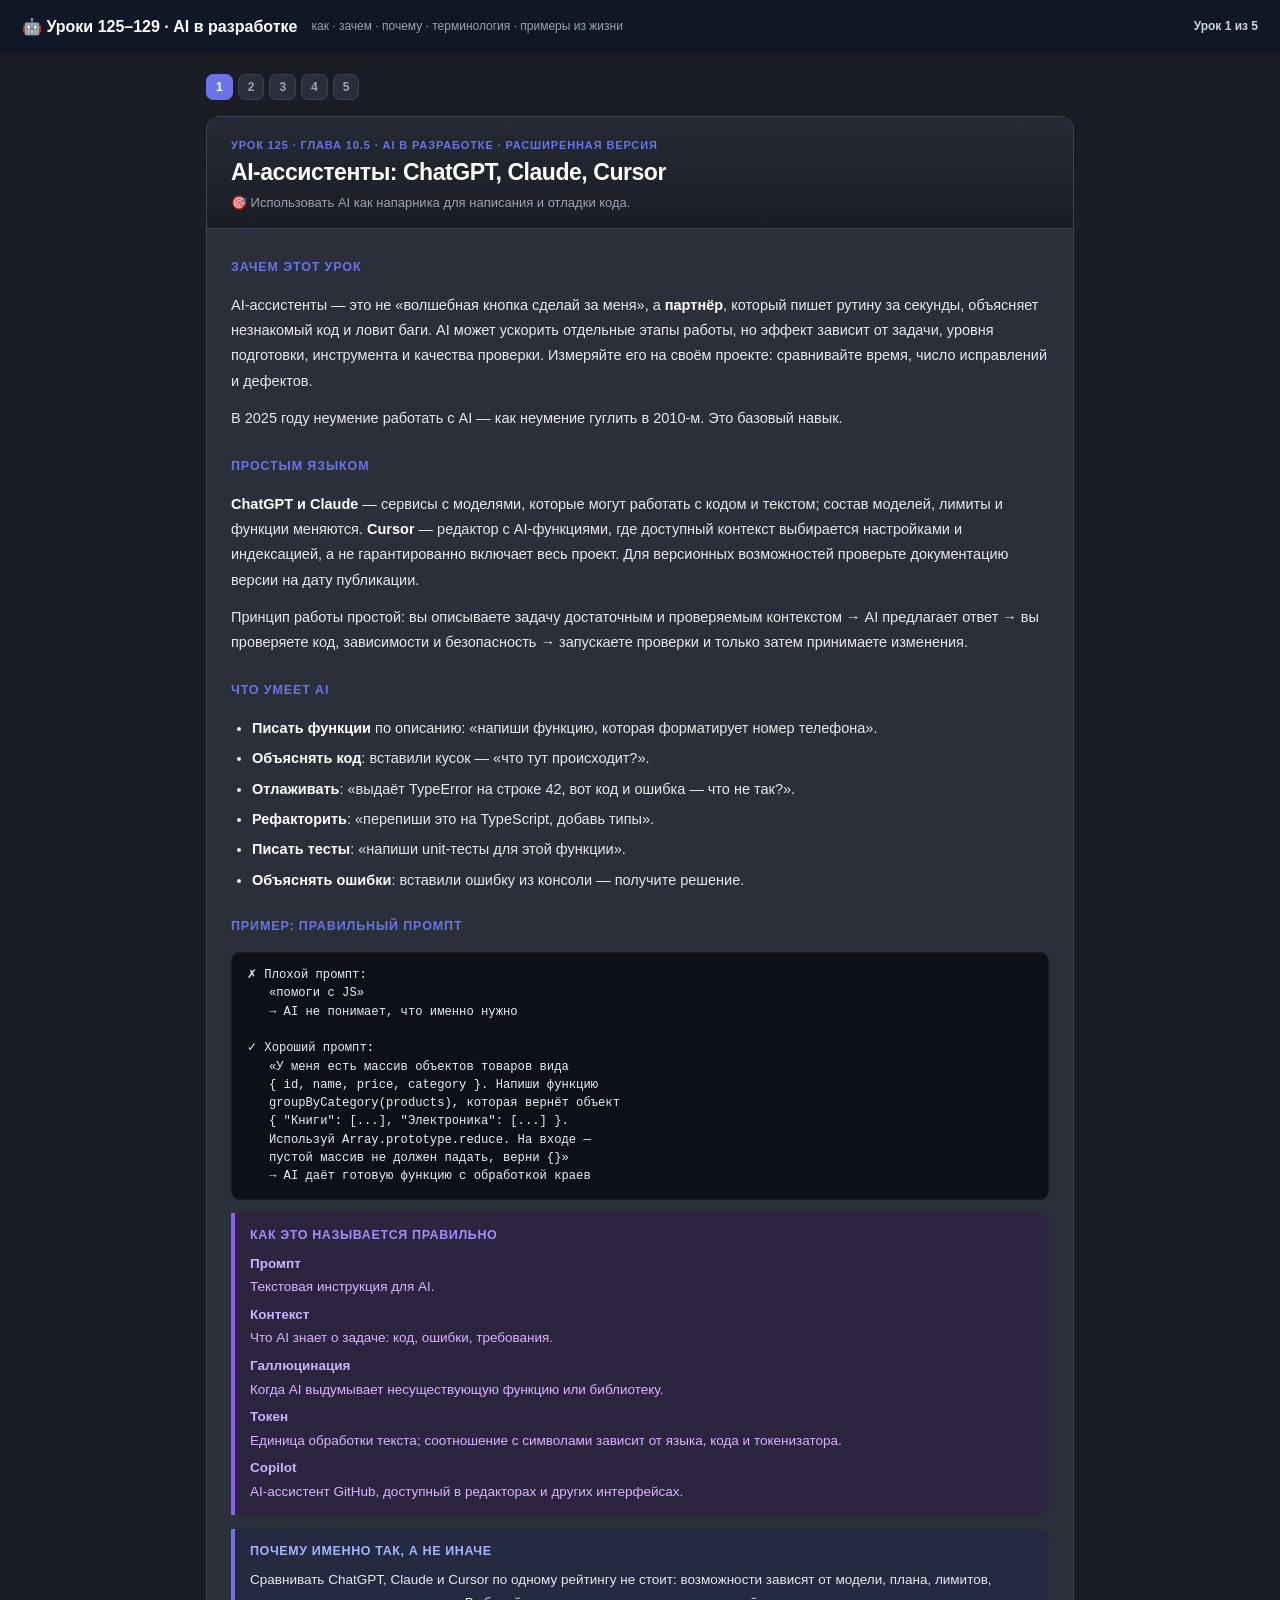
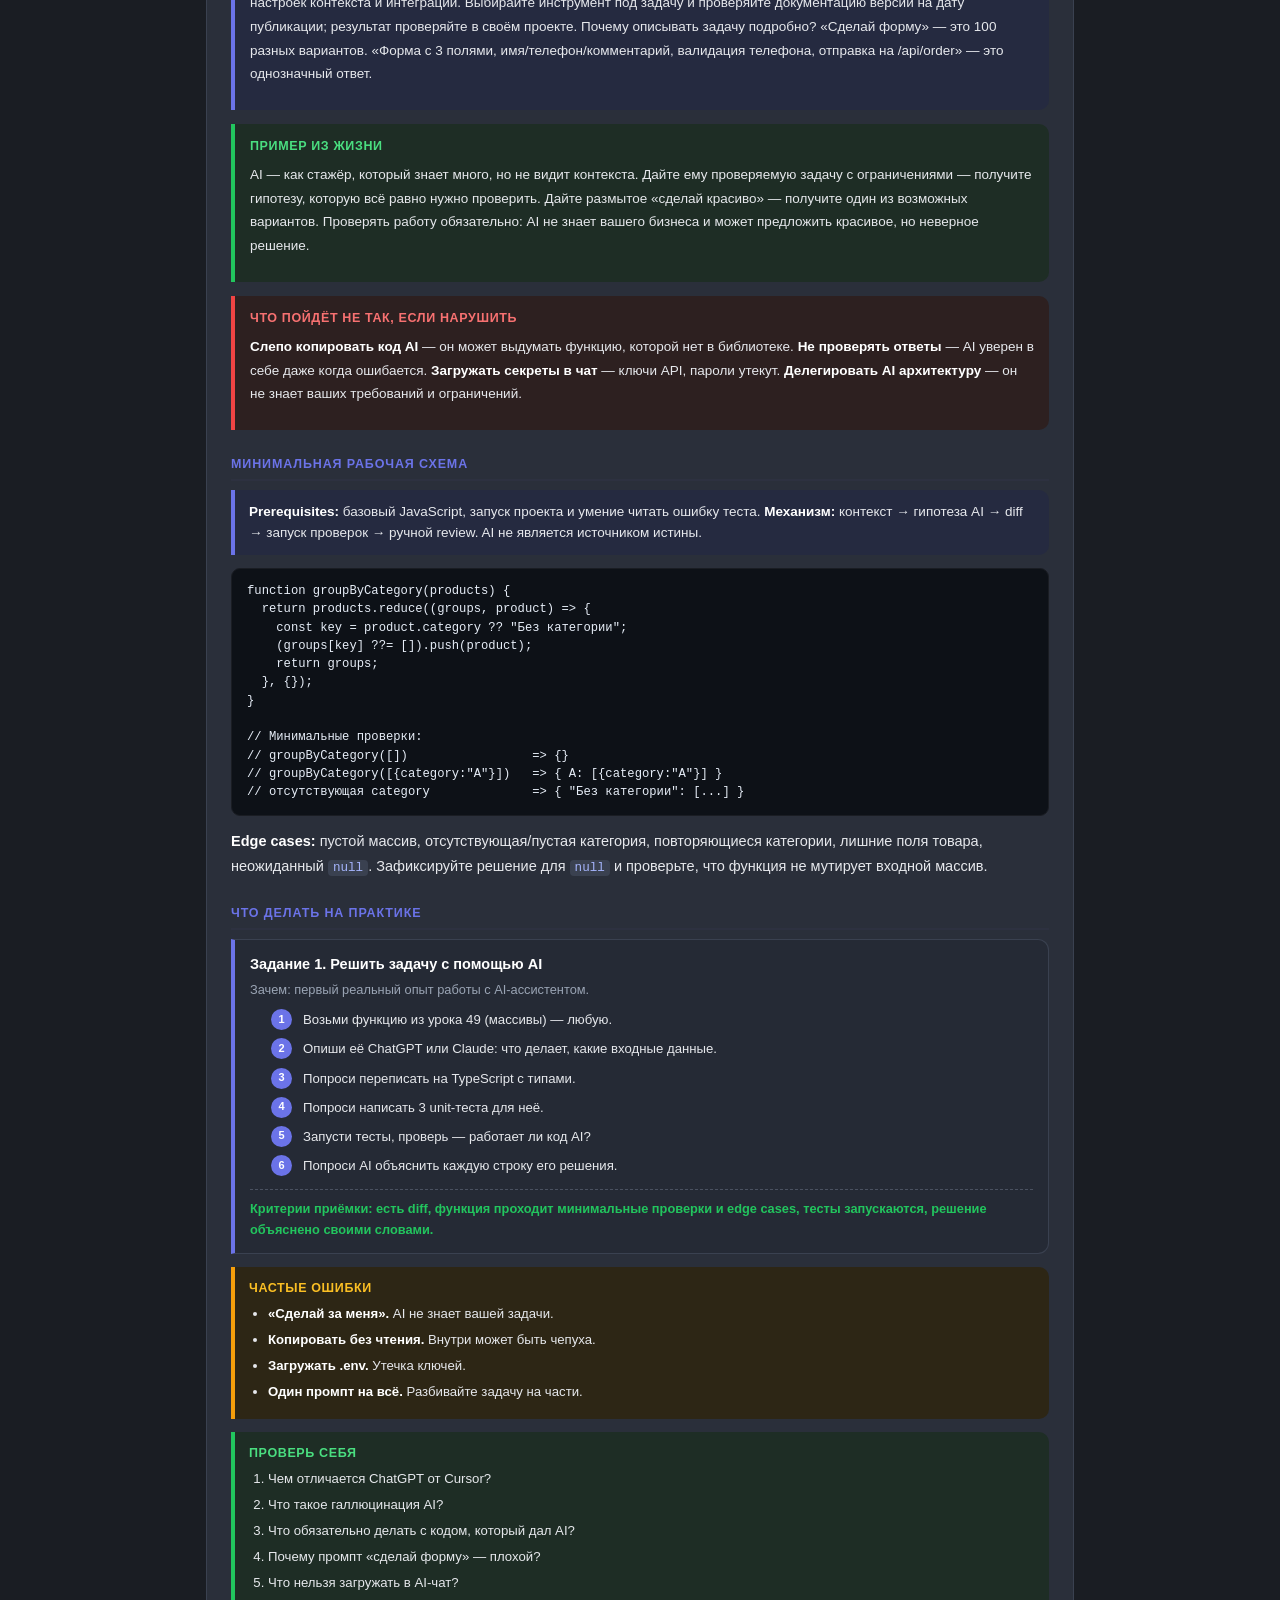
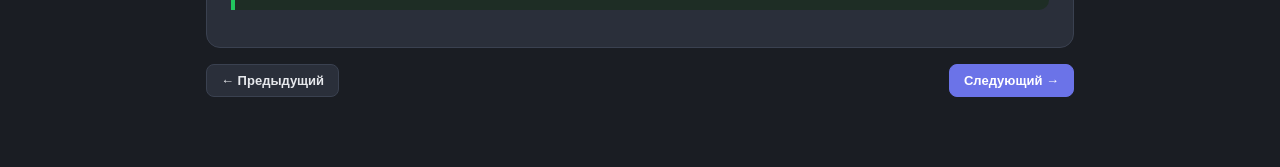
<file: uroki-AI-rasshirennaya.html>
<!DOCTYPE html>
<html lang="ru">
<head>
<meta charset="UTF-8">
<meta name="viewport" content="width=device-width,initial-scale=1">
<title>Уроки 125–129 · AI в разработке</title>
<style>
:root{--bg:#1a1d23;--card:#2a2f3a;--line:#3a4150;--txt:#e6e8ec;--muted:#9aa4b4;--acc:#6b73e8;--ok:#22c55e;--proc:#f59e0b;--code:#0d1117;--dark:#101828;--dark2:#1d2939;--edge:rgba(255,255,255,.09)}
*{box-sizing:border-box}html,body{margin:0;padding:0}
body{font-family:-apple-system,BlinkMacSystemFont,"Segoe UI",Roboto,Arial,sans-serif;background:var(--bg);color:var(--txt);font-size:14.5px;line-height:1.6}
header{background:#101828;color:#fff;padding:14px 22px;display:flex;align-items:center;gap:14px;flex-wrap:wrap;position:sticky;top:0;z-index:50}
header h1{margin:0;font-size:16px}header .sub{color:#98a2b3;font-size:12px}
header .cnt{margin-left:auto;font-size:12px;color:#cbd5e1;font-weight:600}
.wrap{max-width:900px;margin:0 auto;padding:20px 16px 70px}
.tabs{display:flex;gap:5px;flex-wrap:wrap;margin-bottom:16px}
.tab{border:1px solid var(--line);background:var(--card);border-radius:7px;padding:5px 9px;font-size:12px;cursor:pointer;font-weight:600;color:var(--muted)}
.tab:hover{border-color:#5a6170}.tab.on{background:var(--acc);border-color:var(--acc);color:#fff}
.lesson{background:var(--card);border:1px solid var(--line);border-radius:14px;overflow:hidden}
.lh{padding:20px 24px 14px;border-bottom:1px solid var(--line);background:linear-gradient(180deg,#252a35,#1a1d23)}
.lh .num{font-size:11px;text-transform:uppercase;letter-spacing:.08em;color:var(--acc);font-weight:700}
.lh h2{margin:4px 0 0;font-size:23px;letter-spacing:-.02em;line-height:1.25;color:#fff}
.lh .goal{margin-top:6px;font-size:13px;color:var(--muted)}
.lb{padding:4px 24px 24px}
.lb h3{font-size:12.5px;text-transform:uppercase;letter-spacing:.07em;color:var(--acc);margin:24px 0 9px;font-weight:700;padding-bottom:5px;border-bottom:2px solid #2d3140}
.lb h4{font-size:15.5px;margin:18px 0 6px;color:#fff}
.lb p{margin:0 0 12px;line-height:1.75}
.lb ul,.lb ol{margin:0 0 13px;padding-left:21px}
.lb li{margin-bottom:6px;line-height:1.68}
.lb strong{color:#fff}
.lb code{font-family:"SF Mono",Menlo,Consolas,monospace;font-size:.87em;background:#3a4150;padding:1px 5px;border-radius:4px;color:#a5b4fc}
.lb pre{background:var(--code);color:#e6edf7;padding:13px 15px;border-radius:9px;border:1px solid #1a1d23;overflow-x:auto;font-size:12.2px;line-height:1.5;font-family:"SF Mono",Menlo,Consolas,monospace;margin:0 0 13px}
.lb pre code{background:none;padding:0;color:inherit}
.lb table{width:100%;border-collapse:collapse;margin:0 0 13px;font-size:12.8px}
.lb th{background:#252a35;text-align:left;padding:8px 10px;border:1px solid var(--line);font-weight:700;font-size:11px;text-transform:uppercase;letter-spacing:.04em;color:var(--muted)}
.lb td{padding:8px 10px;border:1px solid var(--line);vertical-align:top;line-height:1.5}
.lb figure{margin:0 0 16px}
.lb figure svg{width:100%;height:auto;display:block;border:1px solid var(--line);border-radius:10px;background:#252a35}
.lb figcaption{margin-top:6px;font-size:12.2px;color:var(--muted);line-height:1.5}
.lb figcaption b{color:#cbd5e1}
.term{background:#2d2540;border-left:4px solid #8b5cf6;border-radius:0 10px 10px 0;padding:12px 15px;margin:0 0 14px}
.term-t{font-weight:700;font-size:12.5px;color:#a78bfa;margin-bottom:8px;text-transform:uppercase;letter-spacing:.05em}
.term dl{margin:0}
.term dt{font-weight:700;color:#c4b5fd;font-size:13.5px;margin-top:6px}
.term dd{margin:2px 0 0 0;font-size:13.5px;line-height:1.6;color:#d8b4fe}
.why{background:#252a40;border-left:4px solid var(--acc);border-radius:0 10px 10px 0;padding:12px 15px;margin:0 0 14px;font-size:13.5px;line-height:1.7;color:var(--txt)}
.why-t{font-weight:700;font-size:12.5px;color:#a5b4fc;margin-bottom:6px;text-transform:uppercase;letter-spacing:.05em}
.life{background:#1e2d25;border-left:4px solid var(--ok);border-radius:0 10px 10px 0;padding:12px 15px;margin:0 0 14px;font-size:13.5px;line-height:1.7;color:var(--txt)}
.life-t{font-weight:700;font-size:12.5px;color:#4ade80;margin-bottom:6px;text-transform:uppercase;letter-spacing:.05em}
.risk{background:#2d2020;border-left:4px solid #ef4444;border-radius:0 10px 10px 0;padding:12px 15px;margin:0 0 14px;font-size:13.5px;line-height:1.7;color:var(--txt)}
.risk-t{font-weight:700;font-size:12.5px;color:#f87171;margin-bottom:6px;text-transform:uppercase;letter-spacing:.05em}
.task{background:#252a35;border:1px solid var(--line);border-left:4px solid var(--acc);border-radius:0 11px 11px 0;padding:13px 15px;margin:0 0 13px}
.task-h{font-weight:700;font-size:14.5px;margin-bottom:4px;color:#fff}
.task-why{font-size:12.8px;color:var(--muted);margin-bottom:9px;line-height:1.55}
.steps{margin:0;padding-left:0;list-style:none;counter-reset:st}
.steps li{position:relative;padding-left:32px;margin-bottom:8px;line-height:1.6;font-size:13.2px;counter-increment:st;color:var(--txt)}
.steps li::before{content:counter(st);position:absolute;left:0;top:0;width:21px;height:21px;background:var(--acc);color:#fff;border-radius:50%;font-size:11px;font-weight:700;display:flex;align-items:center;justify-content:center}
.task-r{margin-top:10px;padding-top:9px;border-top:1px dashed #4a5160;font-size:12.8px;color:var(--ok);font-weight:600}
.warn{background:#2d2615;border-left:4px solid var(--proc);border-radius:0 10px 10px 0;padding:11px 14px;margin:0 0 13px}
.warn-t{font-weight:700;font-size:12.5px;color:#fbbf24;margin-bottom:5px;text-transform:uppercase;letter-spacing:.05em}
.warn ul{margin:0;padding-left:19px}.warn li{font-size:13.2px;margin-bottom:4px;color:var(--txt)}
.check{background:#1e2d25;border-left:4px solid var(--ok);border-radius:0 10px 10px 0;padding:11px 14px;margin:0 0 13px}
.check-t{font-weight:700;font-size:12.5px;color:#4ade80;margin-bottom:5px;text-transform:uppercase;letter-spacing:.05em}
.check ol{margin:0;padding-left:19px}.check li{font-size:13.2px;margin-bottom:4px;color:var(--txt)}
.note{background:#252a40;border-left:4px solid var(--acc);border-radius:0 10px 10px 0;padding:11px 14px;margin:0 0 13px;font-size:13.5px;color:var(--txt)}
.navb{display:flex;gap:9px;margin-top:16px}.navb .sp{flex:1}
.btn{border:1px solid var(--line);background:var(--card);padding:8px 14px;border-radius:8px;font-size:13px;cursor:pointer;font-weight:600;font-family:inherit;color:var(--txt)}
.btn:hover{background:#323845}.btn.pri{background:var(--acc);border-color:var(--acc);color:#fff}
@media(max-width:700px){.lh,.lb{padding-left:15px;padding-right:15px}.lh h2{font-size:20px}}
</style>
</head>
<body>
<header><h1>🤖 Уроки 125–129 · AI в разработке</h1><span class="sub">как · зачем · почему · терминология · примеры из жизни</span><span class="cnt" id="cnt"></span></header>
<div class="wrap"><div class="tabs" id="tabs"></div><div id="out"></div>
<div class="navb"><button class="btn" id="prev">← Предыдущий</button><span class="sp"></span><button class="btn pri" id="next">Следующий →</button></div></div>
<script>
var L=[
{t:"AI-ассистенты: ChatGPT, Claude, Cursor",g:"Использовать AI как напарника для написания и отладки кода.",c:`
<h3>Зачем этот урок</h3>
<p>AI-ассистенты — это не «волшебная кнопка сделай за меня», а <strong>партнёр</strong>, который пишет рутину за секунды, объясняет незнакомый код и ловит баги. AI может ускорить отдельные этапы работы, но эффект зависит от задачи, уровня подготовки, инструмента и качества проверки. Измеряйте его на своём проекте: сравнивайте время, число исправлений и дефектов.</p>
<p>В 2025 году неумение работать с AI — как неумение гуглить в 2010-м. Это базовый навык.</p>

<h3>Простым языком</h3>
<p><strong>ChatGPT и Claude</strong> — сервисы с моделями, которые могут работать с кодом и текстом; состав моделей, лимиты и функции меняются. <strong>Cursor</strong> — редактор с AI-функциями, где доступный контекст выбирается настройками и индексацией, а не гарантированно включает весь проект. Для версионных возможностей проверьте документацию версии на дату публикации.</p>
<p>Принцип работы простой: вы описываете задачу достаточным и проверяемым контекстом → AI предлагает ответ → вы проверяете код, зависимости и безопасность → запускаете проверки и только затем принимаете изменения.</p>

<h3>Что умеет AI</h3>
<ul>
<li><strong>Писать функции</strong> по описанию: «напиши функцию, которая форматирует номер телефона».</li>
<li><strong>Объяснять код</strong>: вставили кусок — «что тут происходит?».</li>
<li><strong>Отлаживать</strong>: «выдаёт TypeError на строке 42, вот код и ошибка — что не так?».</li>
<li><strong>Рефакторить</strong>: «перепиши это на TypeScript, добавь типы».</li>
<li><strong>Писать тесты</strong>: «напиши unit-тесты для этой функции».</li>
<li><strong>Объяснять ошибки</strong>: вставили ошибку из консоли — получите решение.</li>
</ul>

<h3>Пример: правильный промпт</h3>
<pre>✗ Плохой промпт:
   «помоги с JS»
   → AI не понимает, что именно нужно

✓ Хороший промпт:
   «У меня есть массив объектов товаров вида
   { id, name, price, category }. Напиши функцию
   groupByCategory(products), которая вернёт объект
   { "Книги": [...], "Электроника": [...] }.
   Используй Array.prototype.reduce. На входе —
   пустой массив не должен падать, верни {}»
   → AI даёт готовую функцию с обработкой краев</pre>

<div class="term"><div class="term-t">Как это называется правильно</div>
<dl>
<dt>Промпт</dt><dd>Текстовая инструкция для AI.</dd>
<dt>Контекст</dt><dd>Что AI знает о задаче: код, ошибки, требования.</dd>
<dt>Галлюцинация</dt><dd>Когда AI выдумывает несуществующую функцию или библиотеку.</dd>
<dt>Токен</dt><dd>Единица обработки текста; соотношение с символами зависит от языка, кода и токенизатора.</dd>
<dt>Copilot</dt><dd>AI-ассистент GitHub, доступный в редакторах и других интерфейсах.</dd>
</dl></div>

<div class="why"><div class="why-t">Почему именно так, а не иначе</div>
<p>Сравнивать ChatGPT, Claude и Cursor по одному рейтингу не стоит: возможности зависят от модели, плана, лимитов, настроек контекста и интеграции. Выбирайте инструмент под задачу и проверяйте документацию версии на дату публикации; результат проверяйте в своём проекте. Почему описывать задачу подробно? «Сделай форму» — это 100 разных вариантов. «Форма с 3 полями, имя/телефон/комментарий, валидация телефона, отправка на /api/order» — это однозначный ответ.</p></div>

<div class="life"><div class="life-t">Пример из жизни</div>
<p>AI — как стажёр, который знает много, но не видит контекста. Дайте ему проверяемую задачу с ограничениями — получите гипотезу, которую всё равно нужно проверить. Дайте размытое «сделай красиво» — получите один из возможных вариантов. Проверять работу обязательно: AI не знает вашего бизнеса и может предложить красивое, но неверное решение.</p></div>

<div class="risk"><div class="risk-t">Что пойдёт не так, если нарушить</div>
<p><strong>Слепо копировать код AI</strong> — он может выдумать функцию, которой нет в библиотеке. <strong>Не проверять ответы</strong> — AI уверен в себе даже когда ошибается. <strong>Загружать секреты в чат</strong> — ключи API, пароли утекут. <strong>Делегировать AI архитектуру</strong> — он не знает ваших требований и ограничений.</p></div>

<h3>Минимальная рабочая схема</h3>
<div class="note"><strong>Prerequisites:</strong> базовый JavaScript, запуск проекта и умение читать ошибку теста. <strong>Механизм:</strong> контекст → гипотеза AI → diff → запуск проверок → ручной review. AI не является источником истины.</div>
<pre>function groupByCategory(products) {
  return products.reduce((groups, product) =&gt; {
    const key = product.category ?? "Без категории";
    (groups[key] ??= []).push(product);
    return groups;
  }, {});
}

// Минимальные проверки:
// groupByCategory([])                 =&gt; {}
// groupByCategory([{category:"A"}])   =&gt; { A: [{category:"A"}] }
// отсутствующая category              =&gt; { "Без категории": [...] }</pre>
<p><strong>Edge cases:</strong> пустой массив, отсутствующая/пустая категория, повторяющиеся категории, лишние поля товара, неожиданный <code>null</code>. Зафиксируйте решение для <code>null</code> и проверьте, что функция не мутирует входной массив.</p>

<h3>Что делать на практике</h3>
<div class="task"><div class="task-h">Задание 1. Решить задачу с помощью AI</div>
<div class="task-why">Зачем: первый реальный опыт работы с AI-ассистентом.</div>
<ol class="steps">
<li>Возьми функцию из урока 49 (массивы) — любую.</li>
<li>Опиши её ChatGPT или Claude: что делает, какие входные данные.</li>
<li>Попроси переписать на TypeScript с типами.</li>
<li>Попроси написать 3 unit-теста для неё.</li>
<li>Запусти тесты, проверь — работает ли код AI?</li>
<li>Попроси AI объяснить каждую строку его решения.</li>
</ol>
<div class="task-r">Критерии приёмки: есть diff, функция проходит минимальные проверки и edge cases, тесты запускаются, решение объяснено своими словами.</div></div>

<div class="warn"><div class="warn-t">Частые ошибки</div><ul>
<li><strong>«Сделай за меня».</strong> AI не знает вашей задачи.</li>
<li><strong>Копировать без чтения.</strong> Внутри может быть чепуха.</li>
<li><strong>Загружать .env.</strong> Утечка ключей.</li>
<li><strong>Один промпт на всё.</strong> Разбивайте задачу на части.</li>
</ul></div>

<div class="check"><div class="check-t">Проверь себя</div>
<ol><li>Чем отличается ChatGPT от Cursor?</li>
<li>Что такое галлюцинация AI?</li>
<li>Что обязательно делать с кодом, который дал AI?</li>
<li>Почему промпт «сделай форму» — плохой?</li>
<li>Что нельзя загружать в AI-чат?</li></ol></div>
`},

{t:"GitHub Copilot и автодополнение кода",g:"Ускорять отдельные этапы разработки с AI-напарником и проверять результат.",c:`
<h3>Зачем этот урок</h3>
<p><strong>GitHub Copilot</strong> — это AI, который живёт прямо в вашем редакторе кода (VS Code, WebStorm). Вы начинаете писать функцию — он угадывает продолжение и предлагает серым текстом. Нажали Tab — приняли, Esc — отказались.</p>
<p>Главное отличие от ChatGPT: Copilot <strong>видит ваш код</strong> в реальном времени и подсказывает в контексте. Не нужно никуда копировать.</p>

<h3>Простым языком</h3>
<p>Copilot — как опытный напарник, который смотрит через плечо и подсказывает: «сюда, наверное, нужен map», «я вижу ты пишешь fetch, давай сразу добавлю try/catch». Иногда он угадывает мысль, иногда нет — пользу оценивайте по своей задаче и числу исправлений.</p>

<h3>Что умеет Copilot</h3>
<ul>
<li><strong>Автодополнение</strong> — пишет за вас рутину: циклы, маппинги, обработку ошибок.</li>
<li><strong>Комментарий → код</strong> — пишете <code>// функция валидации email</code> → он пишет функцию.</li>
<li><strong>Chat в редакторе</strong> — выделили код, нажали Ctrl+I → «объясни» или «отрефактори».</li>
<li><strong>Тесты</strong> — выделили функцию → «напиши тесты».</li>
<li><strong>Коммиты</strong> — Copilot пишет сообщение коммита по вашим изменениям.</li>
</ul>

<h3>Пример: комментарий превращается в код</h3>
<pre>// Валидация телефона: +7 (XXX) XXX-XX-XX
// Возвращает true, если валиден, и false иначе; это только формат РФ +7XXXXXXXXXX
function isValidPhone(phone) {
  // Copilot автоматически допишет:
  const cleaned = phone.replace(/&#92;D/g, "");
  return /^7&#92;d{10}$/.test(cleaned);
}

// Получить товары из API с пагинацией
async function getProducts(page = 1) {
  // Copilot предложит:
  const res = await fetch(\`/api/products?page=\${page}\`);
  if (!res.ok) throw new Error("Не удалось загрузить");
  const data = await res.json();
  if (!data || !Array.isArray(data.items)) throw new Error("Неверный формат ответа");
  return data.items;
}
// Вызов getProducts должен быть обёрнут в try/catch; тип и схему ответа проверьте на сервере.
</pre>

<div class="term"><div class="term-t">Как это называется правильно</div>
<dl>
<dt>Inline-подсказка</dt><dd>Серый текст прямо в редакторе, принимается Tab.</dd>
<dt>Copilot Chat</dt><dd>Чат с AI в боковой панели VS Code.</dd>
<dt>Ghost text</dt><dd>Приглушённый текст предложения — то же, что inline.</dd>
<dt>Copilot CLI</dt><dd>AI в терминале — объясняет команды и пишет их.</dd>
</dl></div>

<div class="why"><div class="why-t">Почему именно так, а не иначе</div>
<p>Планы, цены и доступные функции Copilot зависят от даты, региона, типа аккаунта и организации; проверьте актуальную страницу планов и документацию версии на дату публикации. Окупаемость измеряйте на своей задаче. Почему не заменить им ChatGPT? Они могут дополнять друг друга: Copilot работает в контексте IDE, а чат — в отдельном интерфейсе; конкретные возможности нужно проверить. Почему принимать подсказку — Tab, а не Enter? В стандартных сочетаниях IDE Tab принимает подсказку, но keybindings можно изменить.</p></div>

<div class="life"><div class="life-t">Пример из жизни</div>
<p>Copilot — как T9 в телефоне: иногда угадывает слово идеально, иногда предлагает чепуху. С опытом вы учитесь писать «намёками»: начинаете строку так, чтобы AI понял контекст. Через месяц без него кажется, что печатаете одной рукой.</p></div>

<div class="risk"><div class="risk-t">Что пойдёт не так, если нарушить</div>
<p><strong>Принимать всё подряд</strong> — Copilot может предложить устаревший API. <strong>Не читать предложенный код</strong> — там может быть баг или дыра в безопасности. <strong>Делегировать ему архитектуру</strong> — он оптимизирует локально, ломает глобально. <strong>Забыть про приватность</strong> — на корпоративном проекте Copilot может обрабатывать контекст через инфраструктуру провайдера; условия зависят от плана, content exclusion и политики организации. Business или Enterprise не заменяют проверку требований к данным.</p></div>

<h3>Что делать на практике</h3>
<div class="task"><div class="task-h">Задание 1. Установить Copilot и попробовать</div>
<div class="task-why">Зачем: первый опыт работы с AI внутри редактора.</div>
<ol class="steps">
<li>Установи VS Code, если ещё не стоит.</li>
<li>Установи расширение GitHub Copilot (доступный бесплатный план или пробный период; условия проверьте на актуальной странице планов).</li>
<li>Открой любой свой проект, начни писать функцию.</li>
<li>Поставь курсор в начало, напиши комментарий: «// сложить два числа».</li>
<li>Перейди на новую строку — Copilot предложит функцию. Tab = принять.</li>
<li>Попробуй Ctrl+I на выделенной функции → «объясни».</li>
</ol>
<div class="task-r">Результат: понимание, как Copilot работает в реальном проекте.</div></div>

<div class="warn"><div class="warn-t">Частые ошибки</div><ul>
<li><strong>Принимать всё.</strong> Читайте код перед Tab.</li>
<li><strong>Не использовать чат.</strong> Ctrl+I — мощная штука, не только автодополнение.</li>
<li><strong>Включать Copilot без согласования.</strong> Проверьте план, content exclusion, политику организации и требования к данным.</li>
</ul></div>

<div class="check"><div class="check-t">Проверь себя</div>
<ol><li>Какая клавиша принимает подсказку Copilot?</li>
<li>Чем Copilot отличается от ChatGPT?</li>
<li>Что такое ghost text?</li>
<li>Почему нельзя слепо принимать все подсказки?</li></ol></div>
`},

{t:"AI для генерации UI: v0, Bolt, Lovable",g:"Превращать текстовое описание в готовый интерфейс.",c:`
<h3>Зачем этот урок</h3>
<p>Раньше разработка интерфейса начиналась с дизайна в Figma, потом вёрстка, потом логика. Сейчас AI-инструменты <strong>v0 от Vercel</strong>, <strong>Bolt.new</strong>, <strong>Lovable</strong> могут по текстовому описанию выдать черновик интерфейса; стек и структуру нужно проверить в конкретной выдаче за время, зависящее от сложности задачи и текущих ограничений сервиса.</p>
<p>Это не заменяет разработчика — но убивает рутину. Вы не верстаете карточку товара руками, вы её «генерируете» и дорабатываете.</p>

<h3>Простым языком</h3>
<p><strong>v0.dev</strong> — пишете «карточка товара с фото, названием, ценой и кнопкой в корзину» → получаете React-код с Tailwind-классами. <strong>Bolt.new</strong> — то же самое, но может сразу развернуть проект на StackBlitz. <strong>Lovable</strong> — может сделать полноценное приложение: с бэкендом, базой, аутентификацией.</p>
<p>Главное: AI делает <strong>черновик</strong>. Дорабатываете вы — под дизайн-систему, реальные данные, доступность.</p>

<h3>Пример: промпт для v0</h3>
<pre>Сделай карточку товара для интернет-магазина.
Внутри:
- Фото товара слева (плейсхолдер)
- Название крупно, под ним категория мелко серым
- Цена крупная, старая цена зачёркнута рядом
- Кнопка «В корзину» фиолетовая, на всю ширину
- Под кнопкой — рейтинг звёздами и количество отзывов

Стиль: современный, минималистичный, скруглённые углы,
тени. Адаптивно: на мобильном экране — колонкой, на десктопе —
фото слева, контент справа.</pre>

<p>v0 может вернуть код и структуру, но стек, зависимости и качество выдачи нужно проверить перед вставкой в Next.js-проект.</p>

<h3>Когда какой инструмент</h3>
<table><tr><th>Инструмент</th><th>Для чего</th><th>Что выдаёт</th></tr>
<tr><td>v0.dev</td><td>Компоненты и страницы</td><td>React + Tailwind код</td></tr>
<tr><td>Bolt.new</td><td>Прототипы с запуском</td><td>Готовый проект в браузере</td></tr>
<tr><td>Lovable</td><td>Полные приложения</td><td>Frontend + backend + БД</td></tr>
<tr><td>Cursor + v0</td><td>Доработка после генерации</td><td>Правки прямо в редакторе</td></tr>
</table>

<div class="term"><div class="term-t">Как это называется правильно</div>
<dl>
<dt>Generative UI</dt><dd>Генерация интерфейса из текста.</dd>
<dt>Промпт-инжиниринг UI</dt><dd>Умение описать интерфейс словами так, чтобы AI сделал с первого раза.</dd>
<dt>Плейсхолдер</dt><dd>Заглушка вместо реального контента (фото, текст).</dd>
<dt>Дизайн-токен</dt><dd>Переменная стиля (цвет, отступ) — AI должен использовать ваши токены, а не выдумывать.</dd>
</dl></div>

<div class="why"><div class="why-t">Почему именно так, а не иначе</div>
<p>Почему v0, а не «просто ChatGPT»? v0 заточен под UI и Tailwind — даёт готовый компонент, а не общие рассуждения. Почему AI-черновик, а не готовое? У AI нет вашей дизайн-системы, шрифтов, контекста. Он даёт заготовку — вы доводите до ума. Почему Tailwind, а не обычный CSS? AI лучше всего генерирует Tailwind-классы — это его «родной» язык.</p></div>

<div class="life"><div class="life-t">Пример из жизни</div>
<p>v0 — как шаблоны в канцелярском магазине: выбираете «резюме», «презентацию», «отчёт» — получаете заготовку. Дорабатываете под себя: меняете текст, цвета, фото. AI-генерация UI — то же самое, только шаблон создаётся под ваш запрос за время, зависящее от сложности задачи и текущих ограничений сервиса.</p></div>

<div class="risk"><div class="risk-t">Что пойдёт не так, если нарушить</div>
<p><strong>Использовать код AI без доработки</strong> — нет доступности, нет ваших токенов, нет адаптива под ваши данные. <strong>Загружать реальный дизайн-код в Lovable</strong> — может утечь. <strong>Делать прототип без понимания React</strong> — не сможете доработать. <strong>Доверять AI валидацию форм</strong> — он часто забывает крайние случаи.</p></div>

<h3>Что делать на практике</h3>
<div class="task"><div class="task-h">Задание 1. Сгенерировать страницу через v0</div>
<div class="task-why">Зачем: первый реальный опыт генеративного UI.</div>
<ol class="steps">
<li>Зайди на v0.dev (нужен аккаунт Vercel — бесплатно).</li>
<li>Опиши промптом страницу «Контакты»: карта, форма, адрес, телефон.</li>
<li>Получи готовый React-код, скопируй.</li>
<li>Создай новый Next.js проект локально, вставь компонент.</li>
<li>Подставь свои цвета (заменой Tailwind-классов на ваши).</li>
<li>Замени плейсхолдеры на реальные данные.</li>
</ol>
<div class="task-r">Критерии приёмки: ProductCard/страница собирается в целевом стеке, нет лишних зависимостей, есть keyboard/focus/alt-проверки, адаптив проверен, diff просмотрен. Если генератор недоступен, используй локальный HTML/CSS-шаблон и выполни те же проверки; это fallback, а не обещание эквивалентной выдачи.</div></div>

<div class="warn"><div class="warn-t">Частые ошибки</div><ul>
<li><strong>Ждать готового продукта.</strong> AI даёт заготовку, не продукт.</li>
<li><strong>Не проверять доступность.</strong> AI часто забывает alt, aria-label.</li>
<li><strong>Копировать стили как есть.</strong> Замените на свои дизайн-токены.</li>
<li><strong>Не тестировать на мобильном экране.</strong> AI не всегда угадывает адаптив.</li>
</ul></div>

<div class="check"><div class="check-t">Проверь себя</div>
<ol><li>Чем v0 отличается от ChatGPT?</li>
<li>Почему AI-код — это черновик, а не готовый продукт?</li>
<li>Что такое generative UI?</li>
<li>Что обязательно доработать после генерации?</li></ol></div>
`},

{t:"AI для изображений: ChatGPT Images, Midjourney, Stable Diffusion",g:"Создавать визуал для сайтов и проверять его происхождение, качество и права.",c:`
<h3>Зачем этот урок</h3>
<p>Раньше для сайта нужны были фото (сток или фотограф) и иллюстрации (дизайнер). Сейчас AI может генерировать изображения по текстовому описанию, но время, стоимость, лимиты и качество зависят от модели, плана, региона и способа запуска. Смету для проекта считайте по актуальному прайсу и своим исходникам, не используя фиксированные суммы как обещание.</p>
<p>Главное — знать, когда AI подходит, а когда нет. И как правильно ставить задачу.</p>

<h3>Простым языком</h3>
<p>Есть 3 главных инструмента:</p>
<ul>
<li><strong>Midjourney</strong> — сервис генерации изображений; функции, планы и цены меняются, проверьте прайс и документацию версии на дату публикации.</li>
<li><strong>ChatGPT Images</strong> — актуальное наименование функции OpenAI следует проверять по документации версии на дату публикации; прежние названия режимов могут быть выведены из эксплуатации.</li>
<li><strong>Stable Diffusion</strong> и совместимые модели доступны в локальных и облачных вариантах; учитывайте оборудование, энергию, лицензии, кредиты, rate limits и ключи API.</li>
</ul>
<p>Для веб-разработчика выбор зависит от задачи, доступности, лицензии, приватности, качества и бюджета; перед публикацией сравните актуальные условия провайдера.</p>

<h3>Пример: промпт для изображения</h3>
<pre>✗ Плохой промпт:
   «красивый фон для сайта»
   → AI не понимает, что именно нужно

✓ Хороший промпт:
   «Minimalist abstract background for tech website,
   dark gradient from #1a1d23 to #2a2f3a, subtle
   geometric pattern, soft glow, 4K, no text,
   suitable as full-screen hero background»
   → AI выдаст именно то, что нужно</pre>

<div class="note"><strong>Правовая оговорка:</strong> это не юридическая консультация. Перед коммерческим использованием проверьте актуальные Terms of Service, лицензии, права третьих лиц и требования юрисдикции у провайдера и юриста.</div>

<h3>Что генерировать для сайта</h3>
<table><tr><th>Элемент</th><th>Промпт</th><th>Зачем</th></tr>
<tr><td>Hero-фон</td><td>«абстрактный градиент, тёмный, без текста»</td><td>Главный экран лендинга</td></tr>
<tr><td>Иконки</td><td>«минималистичная иконка дома, вектор»</td><td>Простые иконки в едином стиле</td></tr>
<tr><td>Иллюстрации</td><td>«плоская иллюстрация, человек за ноутбуком»</td><td>Блог, раздел «О нас»</td></tr>
<tr><td>Фото товаров</td><td>«футболка белая на манекене, белом фоне, студийный свет»</td><td>Каталог без фотосессии</td></tr>
<tr><td>OG-изображения</td><td>«обложка для соцсетей 1200×630, тема статьи»</td><td>Превью в соцсетях</td></tr>
</table>

<div class="term"><div class="term-t">Как это называется правильно</div>
<dl>
<dt>Промпт</dt><dd>Текстовое описание желаемого изображения.</dd>
<dt>Negative prompt</dt><dd>Инструкция о нежелательных признаках, если инструмент её поддерживает; синтаксис различается (например, у Midjourney используется <code>--no</code>).</dd>
<dt>Seed</dt><dd>Начальное случайное состояние, которое может облегчить воспроизведение при той же модели, версии, sampler/параметрах, размере и реализации; между версиями и сервисами результат не гарантируется.</dd>
<dt>Upscale</dt><dd>Увеличение размера с попыткой сохранить или синтезировать детали; апскейл не восстанавливает достоверную информацию автоматически, результат нужно проверять.</dd>
<dt>Aspect ratio</dt><dd>Соотношение сторон (16:9, 1:1, 9:16) — задаётся в промпте.</dd>
</dl></div>

<div class="why"><div class="why-t">Почему именно так, а не иначе</div>
<p>Не объявляйте один сервис «лучшим»: качество, текст, контроль, приватность, лимиты и лицензии зависят от модели, версии и провайдера. Для Stable Diffusion локальный запуск возможен только при совместимом окружении и подходящей модельной лицензии; облачный запуск зависит от конкретного провайдера. Negative prompt применим только там, где его поддерживает выбранный инструмент, и не гарантирует отсутствие нежелательных деталей.</p></div>

<div class="life"><div class="life-t">Пример из жизни</div>
<p>AI-генерация фото — как готовая еда из ресторана: быстро, красиво, но не «ваше». Для прототипа, лендинга, блога — идеально. Для бренда, где важна узнаваемость и единство стиля — нужен дизайнер. Для продающего товара — лучше реальная фотосессия: AI не покажет реальную ткань и посадку.</p></div>

<div class="risk"><div class="risk-t">Что пойдёт не так, если нарушить</div>
<p><strong>Генерировать фото товаров для магазина</strong> — клиент вернёт, потому что товар не совпадает. <strong>Использовать AI-фото без проверки</strong> — у людей бывает 6 пальцев, текст ломаный. <strong>Не уточнять авторские права</strong> — права на коммерческое использование зависят от актуальных Terms of Service, плана, статуса пользователя/компании, режима приватности и прав на исходные материалы; для конкретного использования проверьте условия провайдера и юриста. <strong>Забывать про alt</strong> — для доступности изображения нужно описать словами.</p></div>

<h3>Что делать на практике</h3>
<div class="task"><div class="task-h">Задание 1. Сгенерировать визуал для лендинга</div>
<div class="task-why">Зачем: реальный кейс, который экономит деньги на стоках.</div>
<ol class="steps">
<li>Возьми свой проект лендинга из урока 62.</li>
<li>Выбери доступный инструмент по актуальной документации провайдера и сгенерируй 3 изображения: hero-фон, иконку преимущества, иллюстрацию для блока «О нас». Прежние названия режимов не используй как гарантию доступности.</li>
<li>Оптимизируй через Squoosh или TinyPNG (сжатие).</li>
<li>Сравни WebP, AVIF, JPEG, PNG или SVG там, где формат уместен; выбери вариант по размеру, качеству, прозрачности, назначению и поддержке браузеров.</li>
<li>Вставь в проект, проверь на мобильном экране.</li>
<li>Добавь осмысленный alt к каждому изображению.</li>
</ol>
<div class="task-r">Результат: лендинг с уникальным визуалом без стоковых фото.</div></div>

<div class="warn"><div class="warn-t">Частые ошибки</div><ul>
<li><strong>Не сжимать изображения.</strong> Большие файлы могут ухудшить загрузку; измерьте размер и качество на своих исходниках.</li>
<li><strong>Выбирать формат по привычке.</strong> WebP не всегда легче PNG или лучше AVIF/JPEG; сравните размер и визуальное качество на конкретных исходниках.</li>
<li><strong>Использовать AI-фото для реальных товаров.</strong> Обманете покупателя.</li>
<li><strong>Не проверять руки и текст.</strong> AI часто ошибается.</li>
</ul></div>

<div class="check"><div class="check-t">Проверь себя</div>
<ol><li>Какой AI лучше для арт-изображений?</li>
<li>Что такое negative prompt?</li>
<li>Как выбрать формат изображения и что сравнить перед публикацией?</li>
<li>Почему нельзя генерировать фото реальных товаров?</li></ol></div>
`},

{t:"Промпт-инжиниринг для разработчика",g:"Ставить проверяемые задачи AI и безопасно оценивать результат.",c:`
<h3>Зачем этот урок</h3>
<p>Разница между полезным и бесполезным ответом AI часто связана с постановкой задачи, контекстом и качеством проверки; результат не гарантируется с первого раза. Промпт-инжиниринг — это <strong>навык формулировать мысли так, чтобы AI выдал полезный ответ</strong>. Это не магия — это техника, которую можно освоить за неделю.</p>

<h3>Простым языком</h3>
<p>AI — как стажёр-гений с амнезией: знает многое, но не знает вашего контекста. Давайте достаточный, релевантный и непротиворечивый контекст и формулируйте проверяемые критерии; лишние детали сами по себе не гарантируют точность. Хороший промпт содержит 4 элемента: <strong>роль</strong>, <strong>контекст</strong>, <strong>задачу</strong>, <strong>ограничения</strong>.</p>

<h3>Формула хорошего промпта</h3>
<pre>1. РОЛЬ:         «Ты senior React-разработчик»
2. КОНТЕКСТ:     «У меня проект на Next.js 14 (App Router),
                 TypeScript, Tailwind. Есть компонент
                 ProductCard (см. код ниже)»
3. ЗАДАЧА:       «Добавь в него кнопку "В корзину",
                 которая вызывает addToCart(id) из
                 хука useCart()»
4. ОГРАНИЧЕНИЯ:  «Не меняй существующий JSX, только
                 добавь кнопку. Используй className
                 из Tailwind. Покажи полный код
                 компонента»</pre>

<h3>Примеры: плохой vs хороший промпт</h3>
<pre>✗ Плохой:
   «код не работает, помоги»
   → AI не знает, какой код, какая ошибка

✓ Хороший:
   «Запускаю этот код:
   [код]
   Получаю ошибку:
   "TypeError: Cannot read properties of
   undefined (reading 'map')"
   на строке 12. Что не так и как исправить?»

✗ Плохой:
   «сделай красивую кнопку»

✓ Хороший:
   «Сделай React-компонент Button с вариантами:
   - variant: "primary" | "secondary" | "ghost"
   - size: "sm" | "md" | "lg"
   - loading: boolean (показывает спиннер)
   Стилизация через Tailwind. Primary — фиолетовый
   (#4f46e5), secondary — белый с рамкой, ghost —
   прозрачный. Дай TypeScript-типы.»</pre>

<h3>Фиксированный стек и цикл приёмки</h3>
<p><strong>Учебный стек:</strong> React + TypeScript + Vitest, если они уже есть в проекте; иначе не добавляйте зависимости только ради примера. Зафиксируйте версии и команды в README. Рабочий цикл: сначала acceptance criteria, затем минимальный diff, затем тесты и ручной review. Для ProductCard проверьте props, loading/error/empty-состояния, доступность и отсутствие утечки секретов.</p>
<div class="note"><strong>Fallback:</strong> если AI-провайдер, Vitest или генератор UI недоступен, используйте локальный stub/обычный runner проекта и пометьте provider-dependent часть. Placeholder, примерные данные и юридические выводы должны быть явно обозначены.</div>

<h3>Техники для сложных задач</h3>
<ul>
<li><strong>Проверяемый план</strong> — попросите кратко перечислить шаги, допущения, риски, критерии приёмки и тесты. Не требуйте раскрывать скрытые внутренние рассуждения: разные продукты могут их не показывать.</li>
<li><strong>Few-shot</strong> — дайте 2–3 примера вход→выход, AI поймёт паттерн.</li>
<li><strong>Разбивка на шаги</strong> — «Шаг 1: проанализируй. Шаг 2: предложи 3 варианта. Шаг 3: выбери лучший и объясни почему».</li>
<li><strong>Рефакторинг поэтапно</strong> — «Сначала добавь типы, потом тесты, потом оптимизацию».</li>
<li><strong>Reviewer mode</strong> — «Ты code reviewer, найди 5 проблем в этом коде».</li>
</ul>

<div class="term"><div class="term-t">Как это называется правильно</div>
<dl>
<dt>Промпт-инжиниринг</dt><dd>Навык составления эффективных инструкций для AI.</dd>
<dt>System prompt</dt><dd>Слой инструкций с приоритетом, доступность и поведение которого зависят от API или продукта; это не только фраза «ты эксперт по...».</dd>
<dt>Few-shot</dt><dd>Подача примеров в промпте для обучения паттерну.</dd>
<dt>Chain of thought</dt><dd>Термин для внутренних пошаговых рассуждений модели; вместо требования раскрытия просите краткий план, допущения и проверяемые результаты.</dd>
<dt>Temperature</dt><dd>Параметр некоторых API; диапазон и эффект зависят от модели и версии, а нулевая температура не гарантирует фактическую корректность или полную детерминированность.</dd>
</dl></div>

<div class="why"><div class="why-t">Почему именно так, а не иначе</div>
<p>Почему задавать роль? AI в роли senior-разработчика даёт другой код, чем «в режиме новичка». Почему описывать контекст? AI не видит ваш проект — он угадает стандартное решение, которое может не подойти. Почему ограничения важнее задачи? Без них AI добавит лишние библиотеки, перепишет то, что не нужно, переусложнит. Почему просить «думай пошагово»? Это заставляет AI не угадывать, а рассуждать — иногда помогает структурировать ответ, но не гарантирует точность.</p></div>

<div class="life"><div class="life-t">Пример из жизни</div>
<p>Промпт — как ТЗ для подрядчика. «Сделай красиво» — подрядчик сделает по-своему, вам не понравится. «Покрась стену в RAL 9010, два слоя, кистью, до пятницы» — получите то, что нужно. AI работает так же: точная спецификация = точный результат. Разница лишь в том, что AI отвечает за 5 секунд, а подрядчик — за 5 дней.</p></div>

<div class="risk"><div class="risk-t">Что пойдёт не так, если нарушить</div>
<p><strong>Один промпт на большую задачу</strong> — AI запутается, выдаст половину. <strong>Не давать контекст</strong> — получите универсальный код, который не впишется. <strong>Принимать первый ответ</strong> — часто второй и третий вариант лучше. <strong>Просить «оптимизируй» без критериев</strong> — AI перепишет всё, что не ломалось.</p></div>

<h3>Что делать на практике</h3>
<div class="task"><div class="task-h">Задание 1. Решить сложную задачу через AI</div>
<div class="task-why">Зачем: отработка техники промпт-инжиниринга.</div>
<ol class="steps">
<li>Возьми свой компонент ProductCard из урока 107.</li>
<li>Составь промпт по формуле (роль + контекст + задача + ограничения): «перепиши на TypeScript, добавь props, не меняй JSX».</li>
<li>Отправь в ChatGPT или Claude.</li>
<li>Если ответ неполный — попроси уточнить: «покажи полностью, с типами».</li>
<li>Попроси добавить тесты: «напиши 3 unit-теста на Vitest»; если Vitest не установлен, попроси тесты в runner-е проекта или выполни ручные проверки, не называя это Vitest-тестом.</li>
<li>Попроси review: «найди 3 потенциальных проблемы».</li>
<li>Сравни diff с исходным ProductCard: не меняй публичный API и не принимай изменения без acceptance criteria.</li>
</ol>
<div class="task-r">Критерии приёмки: зафиксированы стек и версия проекта, есть diff, acceptance criteria, тесты или явно отмеченный fallback, а результат проходит lint/typecheck/test при наличии этих команд.</div></div>

<div class="warn"><div class="warn-t">Частые ошибки</div><ul>
<li><strong>Нерелевантный или противоречивый контекст.</strong> Давайте достаточные детали, ограничения и критерии приёмки, а не максимальный объём.</li>
<li><strong>Не итерировать.</strong> Первый ответ — не финальный.</li>
<li><strong>Просить всё сразу.</strong> Разбивайте на шаги.</li>
<li><strong>Не задавать роль.</strong> AI без роли = случайный ответ.</li>
</ul></div>

<div class="check"><div class="check-t">Production-чек-лист перед публикацией результата AI</div>
<ol><li>Зафиксируй критерии приёмки и проверь документацию версии на дату публикации.</li><li>Запусти lint, typecheck, тесты и негативные сценарии; добавь runtime-валидацию данных.</li><li>Проведи security review: секреты только на сервере, escaping/XSS/SQL-инъекции, prompt injection, зависимости, права и rate limiting.</li><li>Проверь лицензии, происхождение кода/изображений и права третьих лиц; юридические выводы сверяй с актуальным провайдером и юристом.</li><li>Проверь доступность, производительность, наблюдаемость, rollback и ручной review.</li></ol></div>

<div class="check"><div class="check-t">Проверь себя</div>
<ol><li>Назови 4 элемента хорошего промпта.</li>
<li>Почему вместо запроса скрытых рассуждений полезно просить краткий план, допущения, тесты и критерии приёмки?</li>
<li>Почему важна роль в промпте?</li>
<li>Что делать, если первый ответ AI — не то?</li>
<li>Зачем нужны ограничения в промпте?</li></ol></div>
`}
];
var cur=1;
function render(){
  var t=document.getElementById("tabs"); t.innerHTML="";
  L.forEach(function(l,i){ var b=document.createElement("button");
    b.className="tab"+(i+1===cur?" on":""); b.textContent=(i+1);
    b.onclick=function(){cur=i+1;render();}; t.appendChild(b); });
  var d=L[cur-1];
  document.getElementById("out").innerHTML='<div class="lesson"><div class="lh"><div class="num">Урок ' + (124+cur)+' · Глава 10.5 · AI в разработке · Расширенная версия</div><h2>'+d.t+'</h2><div class="goal">🎯 '+d.g+'</div></div><div class="lb">'+d.c+'</div></div>';
  document.getElementById("cnt").textContent="Урок "+cur+" из "+L.length;
  window.scrollTo(0,0);
}
document.getElementById("prev").onclick=function(){ if(cur>1){cur--;render();} };
document.getElementById("next").onclick=function(){ if(cur<L.length){cur++;render();} };
render();
</script>
</body>
</html>
</file>
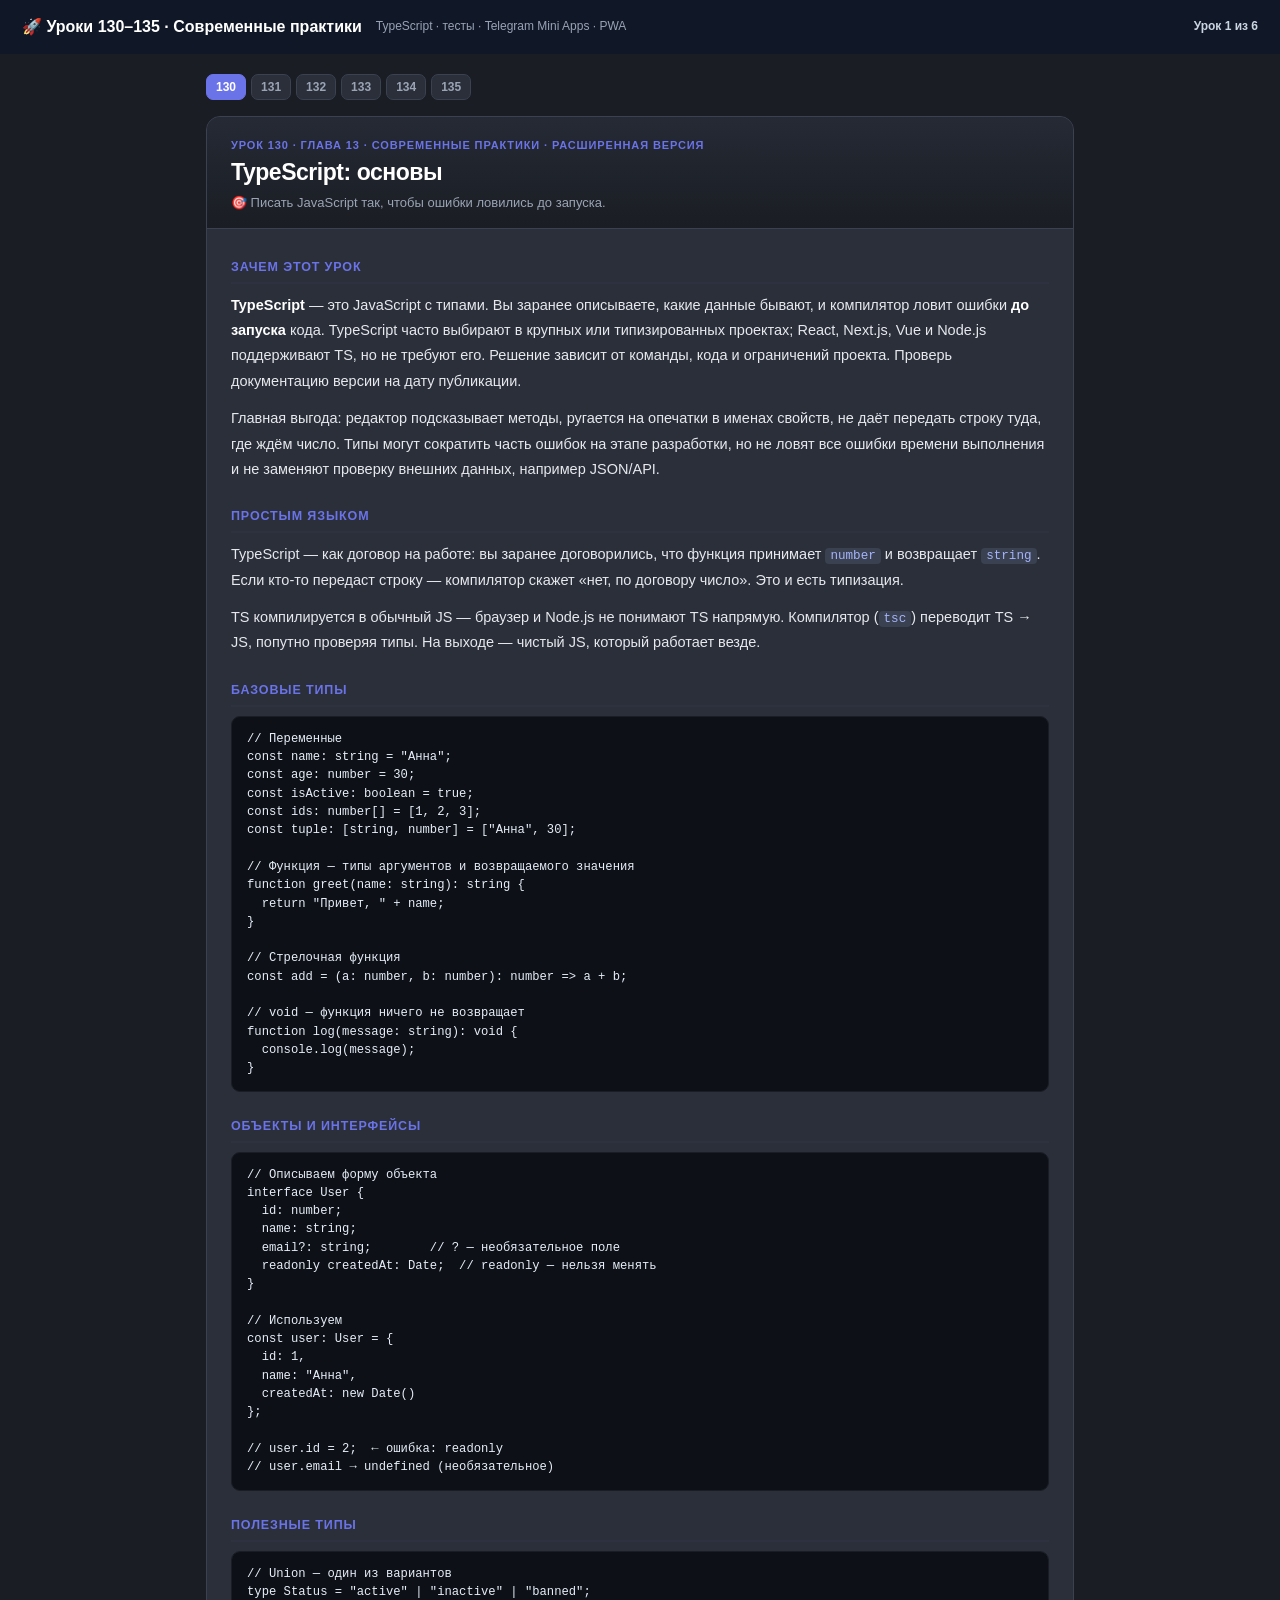
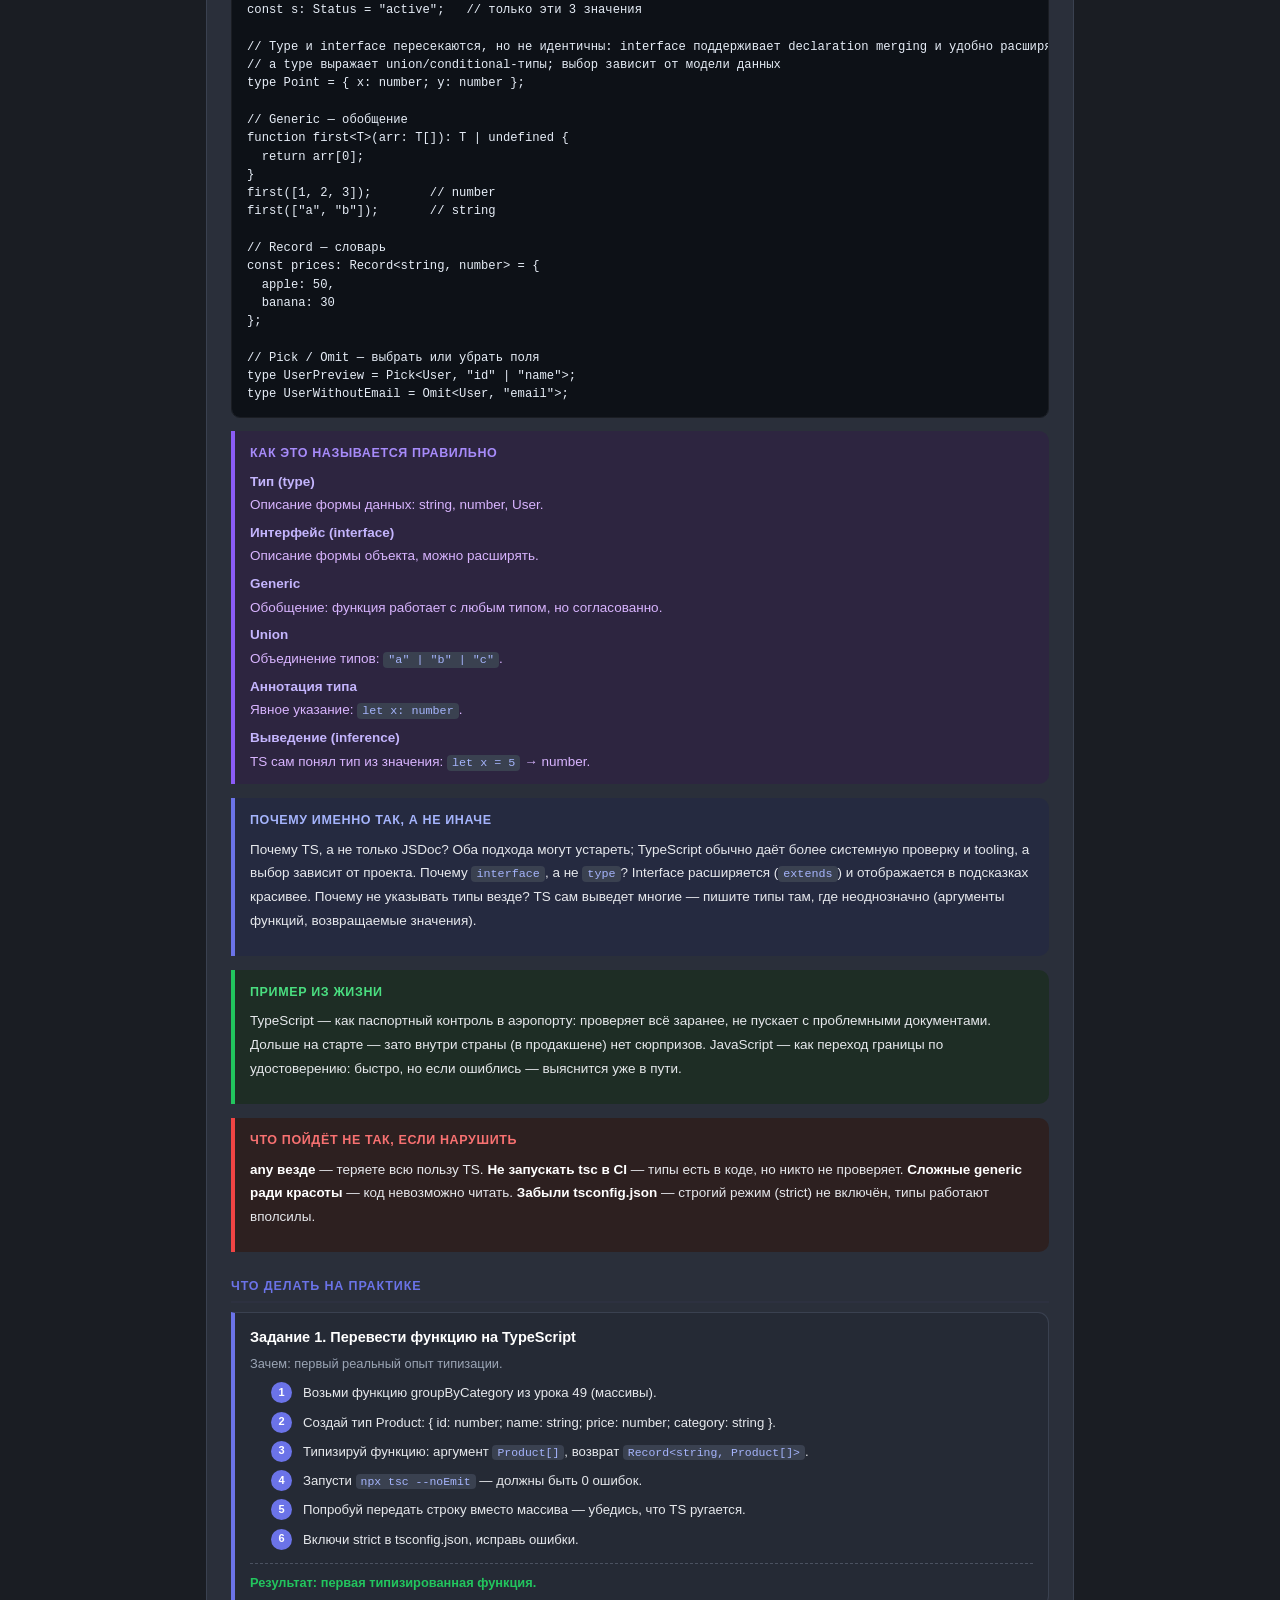
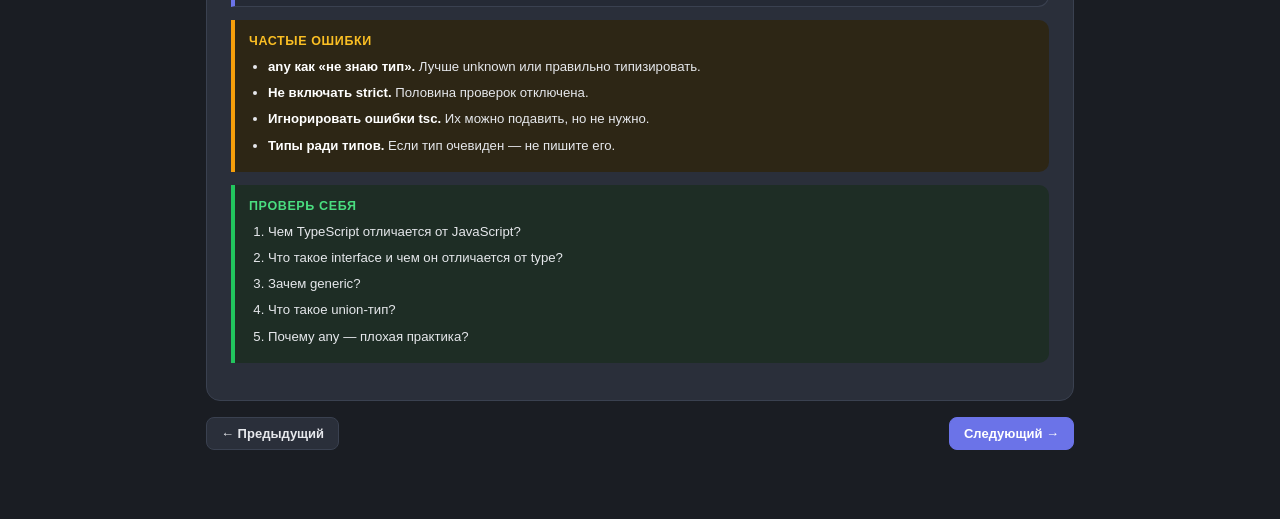
<file: uroki-modern-rasshirennaya.html>
<!DOCTYPE html>
<html lang="ru">
<head>
<meta charset="UTF-8">
<meta name="viewport" content="width=device-width,initial-scale=1">
<title>Уроки 130–135 · Современные практики</title>
<style>
:root{--bg:#1a1d23;--card:#2a2f3a;--line:#3a4150;--txt:#e6e8ec;--muted:#9aa4b4;--acc:#6b73e8;--ok:#22c55e;--proc:#f59e0b;--code:#0d1117;--dark:#101828;--dark2:#1d2939;--edge:rgba(255,255,255,.09)}
*{box-sizing:border-box}html,body{margin:0;padding:0}
body{font-family:-apple-system,BlinkMacSystemFont,"Segoe UI",Roboto,Arial,sans-serif;background:var(--bg);color:var(--txt);font-size:14.5px;line-height:1.6}
header{background:#101828;color:#fff;padding:14px 22px;display:flex;align-items:center;gap:14px;flex-wrap:wrap;position:sticky;top:0;z-index:50}
header h1{margin:0;font-size:16px}header .sub{color:#98a2b3;font-size:12px}
header .cnt{margin-left:auto;font-size:12px;color:#cbd5e1;font-weight:600}
.wrap{max-width:900px;margin:0 auto;padding:20px 16px 70px}
.tabs{display:flex;gap:5px;flex-wrap:wrap;margin-bottom:16px}
.tab{border:1px solid var(--line);background:var(--card);border-radius:7px;padding:5px 9px;font-size:12px;cursor:pointer;font-weight:600;color:var(--muted)}
.tab:hover{border-color:#5a6170}.tab.on{background:var(--acc);border-color:var(--acc);color:#fff}
.lesson{background:var(--card);border:1px solid var(--line);border-radius:14px;overflow:hidden}
.lh{padding:20px 24px 14px;border-bottom:1px solid var(--line);background:linear-gradient(180deg,#252a35,#1a1d23)}
.lh .num{font-size:11px;text-transform:uppercase;letter-spacing:.08em;color:var(--acc);font-weight:700}
.lh h2{margin:4px 0 0;font-size:23px;letter-spacing:-.02em;line-height:1.25;color:#fff}
.lh .goal{margin-top:6px;font-size:13px;color:var(--muted)}
.lb{padding:4px 24px 24px}
.lb h3{font-size:12.5px;text-transform:uppercase;letter-spacing:.07em;color:var(--acc);margin:24px 0 9px;font-weight:700;padding-bottom:5px;border-bottom:2px solid #2d3140}
.lb h4{font-size:15.5px;margin:18px 0 6px;color:#fff}
.lb p{margin:0 0 12px;line-height:1.75}
.lb ul,.lb ol{margin:0 0 13px;padding-left:21px}
.lb li{margin-bottom:6px;line-height:1.68}
.lb strong{color:#fff}
.lb code{font-family:"SF Mono",Menlo,Consolas,monospace;font-size:.87em;background:#3a4150;padding:1px 5px;border-radius:4px;color:#a5b4fc}
.lb pre{background:var(--code);color:#e6edf7;padding:13px 15px;border-radius:9px;border:1px solid #1a1d23;overflow-x:auto;font-size:12.2px;line-height:1.5;font-family:"SF Mono",Menlo,Consolas,monospace;margin:0 0 13px}
.lb pre code{background:none;padding:0;color:inherit}
.lb table{width:100%;border-collapse:collapse;margin:0 0 13px;font-size:12.8px}
.lb th{background:#252a35;text-align:left;padding:8px 10px;border:1px solid var(--line);font-weight:700;font-size:11px;text-transform:uppercase;letter-spacing:.04em;color:var(--muted)}
.lb td{padding:8px 10px;border:1px solid var(--line);vertical-align:top;line-height:1.5}
.lb figure{margin:0 0 16px}
.lb figure svg{width:100%;height:auto;display:block;border:1px solid var(--line);border-radius:10px;background:#252a35}
.lb figcaption{margin-top:6px;font-size:12.2px;color:var(--muted);line-height:1.5}
.lb figcaption b{color:#cbd5e1}
.term{background:#2d2540;border-left:4px solid #8b5cf6;border-radius:0 10px 10px 0;padding:12px 15px;margin:0 0 14px}
.term-t{font-weight:700;font-size:12.5px;color:#a78bfa;margin-bottom:8px;text-transform:uppercase;letter-spacing:.05em}
.term dl{margin:0}
.term dt{font-weight:700;color:#c4b5fd;font-size:13.5px;margin-top:6px}
.term dd{margin:2px 0 0 0;font-size:13.5px;line-height:1.6;color:#d8b4fe}
.why{background:#252a40;border-left:4px solid var(--acc);border-radius:0 10px 10px 0;padding:12px 15px;margin:0 0 14px;font-size:13.5px;line-height:1.7;color:var(--txt)}
.why-t{font-weight:700;font-size:12.5px;color:#a5b4fc;margin-bottom:6px;text-transform:uppercase;letter-spacing:.05em}
.life{background:#1e2d25;border-left:4px solid var(--ok);border-radius:0 10px 10px 0;padding:12px 15px;margin:0 0 14px;font-size:13.5px;line-height:1.7;color:var(--txt)}
.life-t{font-weight:700;font-size:12.5px;color:#4ade80;margin-bottom:6px;text-transform:uppercase;letter-spacing:.05em}
.risk{background:#2d2020;border-left:4px solid #ef4444;border-radius:0 10px 10px 0;padding:12px 15px;margin:0 0 14px;font-size:13.5px;line-height:1.7;color:var(--txt)}
.risk-t{font-weight:700;font-size:12.5px;color:#f87171;margin-bottom:6px;text-transform:uppercase;letter-spacing:.05em}
.task{background:#252a35;border:1px solid var(--line);border-left:4px solid var(--acc);border-radius:0 11px 11px 0;padding:13px 15px;margin:0 0 13px}
.task-h{font-weight:700;font-size:14.5px;margin-bottom:4px;color:#fff}
.task-why{font-size:12.8px;color:var(--muted);margin-bottom:9px;line-height:1.55}
.steps{margin:0;padding-left:0;list-style:none;counter-reset:st}
.steps li{position:relative;padding-left:32px;margin-bottom:8px;line-height:1.6;font-size:13.2px;counter-increment:st;color:var(--txt)}
.steps li::before{content:counter(st);position:absolute;left:0;top:0;width:21px;height:21px;background:var(--acc);color:#fff;border-radius:50%;font-size:11px;font-weight:700;display:flex;align-items:center;justify-content:center}
.task-r{margin-top:10px;padding-top:9px;border-top:1px dashed #4a5160;font-size:12.8px;color:var(--ok);font-weight:600}
.warn{background:#2d2615;border-left:4px solid var(--proc);border-radius:0 10px 10px 0;padding:11px 14px;margin:0 0 13px}
.warn-t{font-weight:700;font-size:12.5px;color:#fbbf24;margin-bottom:5px;text-transform:uppercase;letter-spacing:.05em}
.warn ul{margin:0;padding-left:19px}.warn li{font-size:13.2px;margin-bottom:4px;color:var(--txt)}
.check{background:#1e2d25;border-left:4px solid var(--ok);border-radius:0 10px 10px 0;padding:11px 14px;margin:0 0 13px}
.check-t{font-weight:700;font-size:12.5px;color:#4ade80;margin-bottom:5px;text-transform:uppercase;letter-spacing:.05em}
.check ol{margin:0;padding-left:19px}.check li{font-size:13.2px;margin-bottom:4px;color:var(--txt)}
.note{background:#252a40;border-left:4px solid var(--acc);border-radius:0 10px 10px 0;padding:11px 14px;margin:0 0 13px;font-size:13.5px;color:var(--txt)}
.navb{display:flex;gap:9px;margin-top:16px}.navb .sp{flex:1}
.btn{border:1px solid var(--line);background:var(--card);padding:8px 14px;border-radius:8px;font-size:13px;cursor:pointer;font-weight:600;font-family:inherit;color:var(--txt)}
.btn:hover{background:#323845}.btn.pri{background:var(--acc);border-color:var(--acc);color:#fff}
@media(max-width:700px){.lh,.lb{padding-left:15px;padding-right:15px}.lh h2{font-size:20px}}
</style>
</head>
<body>
<header><h1>🚀 Уроки 130–135 · Современные практики</h1><span class="sub">TypeScript · тесты · Telegram Mini Apps · PWA</span><span class="cnt" id="cnt"></span></header>
<div class="wrap"><div class="tabs" id="tabs"></div><div id="out"></div>
<div class="navb"><button class="btn" id="prev">← Предыдущий</button><span class="sp"></span><button class="btn pri" id="next">Следующий →</button></div></div>
<script>
var L=[
{t:"TypeScript: основы",g:"Писать JavaScript так, чтобы ошибки ловились до запуска.",c:`
<h3>Зачем этот урок</h3>
<p><strong>TypeScript</strong> — это JavaScript с типами. Вы заранее описываете, какие данные бывают, и компилятор ловит ошибки <strong>до запуска</strong> кода. TypeScript часто выбирают в крупных или типизированных проектах; React, Next.js, Vue и Node.js поддерживают TS, но не требуют его. Решение зависит от команды, кода и ограничений проекта. Проверь документацию версии на дату публикации.</p>
<p>Главная выгода: редактор подсказывает методы, ругается на опечатки в именах свойств, не даёт передать строку туда, где ждём число. Типы могут сократить часть ошибок на этапе разработки, но не ловят все ошибки времени выполнения и не заменяют проверку внешних данных, например JSON/API.</p>

<h3>Простым языком</h3>
<p>TypeScript — как договор на работе: вы заранее договорились, что функция принимает <code>number</code> и возвращает <code>string</code>. Если кто-то передаст строку — компилятор скажет «нет, по договору число». Это и есть типизация.</p>
<p>TS компилируется в обычный JS — браузер и Node.js не понимают TS напрямую. Компилятор (<code>tsc</code>) переводит TS → JS, попутно проверяя типы. На выходе — чистый JS, который работает везде.</p>

<h3>Базовые типы</h3>
<pre>// Переменные
const name: string = "Анна";
const age: number = 30;
const isActive: boolean = true;
const ids: number[] = [1, 2, 3];
const tuple: [string, number] = ["Анна", 30];

// Функция — типы аргументов и возвращаемого значения
function greet(name: string): string {
  return "Привет, " + name;
}

// Стрелочная функция
const add = (a: number, b: number): number => a + b;

// void — функция ничего не возвращает
function log(message: string): void {
  console.log(message);
}</pre>

<h3>Объекты и интерфейсы</h3>
<pre>// Описываем форму объекта
interface User {
  id: number;
  name: string;
  email?: string;        // ? — необязательное поле
  readonly createdAt: Date;  // readonly — нельзя менять
}

// Используем
const user: User = {
  id: 1,
  name: "Анна",
  createdAt: new Date()
};

// user.id = 2;  ← ошибка: readonly
// user.email → undefined (необязательное)</pre>

<h3>Полезные типы</h3>
<pre>// Union — один из вариантов
type Status = "active" | "inactive" | "banned";
const s: Status = "active";   // только эти 3 значения

// Type и interface пересекаются, но не идентичны: interface поддерживает declaration merging и удобно расширяется,
// а type выражает union/conditional-типы; выбор зависит от модели данных
type Point = { x: number; y: number };

// Generic — обобщение
function first&lt;T&gt;(arr: T[]): T | undefined {
  return arr[0];
}
first([1, 2, 3]);        // number
first(["a", "b"]);       // string

// Record — словарь
const prices: Record&lt;string, number&gt; = {
  apple: 50,
  banana: 30
};

// Pick / Omit — выбрать или убрать поля
type UserPreview = Pick&lt;User, "id" | "name"&gt;;
type UserWithoutEmail = Omit&lt;User, "email"&gt;;</pre>

<div class="term"><div class="term-t">Как это называется правильно</div>
<dl>
<dt>Тип (type)</dt><dd>Описание формы данных: string, number, User.</dd>
<dt>Интерфейс (interface)</dt><dd>Описание формы объекта, можно расширять.</dd>
<dt>Generic</dt><dd>Обобщение: функция работает с любым типом, но согласованно.</dd>
<dt>Union</dt><dd>Объединение типов: <code>"a" | "b" | "c"</code>.</dd>
<dt>Аннотация типа</dt><dd>Явное указание: <code>let x: number</code>.</dd>
<dt>Выведение (inference)</dt><dd>TS сам понял тип из значения: <code>let x = 5</code> → number.</dd>
</dl></div>

<div class="why"><div class="why-t">Почему именно так, а не иначе</div>
<p>Почему TS, а не только JSDoc? Оба подхода могут устареть; TypeScript обычно даёт более системную проверку и tooling, а выбор зависит от проекта. Почему <code>interface</code>, а не <code>type</code>? Interface расширяется (<code>extends</code>) и отображается в подсказках красивее. Почему не указывать типы везде? TS сам выведет многие — пишите типы там, где неоднозначно (аргументы функций, возвращаемые значения).</p></div>

<div class="life"><div class="life-t">Пример из жизни</div>
<p>TypeScript — как паспортный контроль в аэропорту: проверяет всё заранее, не пускает с проблемными документами. Дольше на старте — зато внутри страны (в продакшене) нет сюрпризов. JavaScript — как переход границы по удостоверению: быстро, но если ошиблись — выяснится уже в пути.</p></div>

<div class="risk"><div class="risk-t">Что пойдёт не так, если нарушить</div>
<p><strong>any везде</strong> — теряете всю пользу TS. <strong>Не запускать tsc в CI</strong> — типы есть в коде, но никто не проверяет. <strong>Сложные generic ради красоты</strong> — код невозможно читать. <strong>Забыли tsconfig.json</strong> — строгий режим (strict) не включён, типы работают вполсилы.</p></div>

<h3>Что делать на практике</h3>
<div class="task"><div class="task-h">Задание 1. Перевести функцию на TypeScript</div>
<div class="task-why">Зачем: первый реальный опыт типизации.</div>
<ol class="steps">
<li>Возьми функцию groupByCategory из урока 49 (массивы).</li>
<li>Создай тип Product: { id: number; name: string; price: number; category: string }.</li>
<li>Типизируй функцию: аргумент <code>Product[]</code>, возврат <code>Record&lt;string, Product[]&gt;</code>.</li>
<li>Запусти <code>npx tsc --noEmit</code> — должны быть 0 ошибок.</li>
<li>Попробуй передать строку вместо массива — убедись, что TS ругается.</li>
<li>Включи strict в tsconfig.json, исправь ошибки.</li>
</ol>
<div class="task-r">Результат: первая типизированная функция.</div></div>

<div class="warn"><div class="warn-t">Частые ошибки</div><ul>
<li><strong>any как «не знаю тип».</strong> Лучше unknown или правильно типизировать.</li>
<li><strong>Не включать strict.</strong> Половина проверок отключена.</li>
<li><strong>Игнорировать ошибки tsc.</strong> Их можно подавить, но не нужно.</li>
<li><strong>Типы ради типов.</strong> Если тип очевиден — не пишите его.</li>
</ul></div>

<div class="check"><div class="check-t">Проверь себя</div>
<ol><li>Чем TypeScript отличается от JavaScript?</li>
<li>Что такое interface и чем он отличается от type?</li>
<li>Зачем generic?</li>
<li>Что такое union-тип?</li>
<li>Почему any — плохая практика?</li></ol></div>
`},

{t:"TypeScript в React",g:"Типизировать компоненты, props и хуки.",c:`
<h3>Зачем этот урок</h3>
<p>TypeScript популярен и хорошо поддерживается в React, но не обязателен. Он помогает проверять props и состояние на этапе разработки, однако не проверяет данные API во время выполнения. IDE автоматически дополняет типы, если проект настроен соответствующим образом. Проверь документацию версии на дату публикации.</p>

<h3>Простым языком</h3>
<p>Когда вы пишете компонент <code>&lt;Button /&gt;</code>, вы договариваетесь, какие props он принимает: <code>label: string</code>, <code>onClick: () =&gt; void</code>, <code>variant?: "primary" | "ghost"</code>. Если кто-то передаст <code>variant="purple"</code> — TS скажет «такого варианта нет». Это и есть типизация React-компонентов.</p>

<h3>Типизация функционального компонента</h3>
<pre>// Самый частый способ — типизировать props напрямую
function Button({ label, onClick, variant }: ButtonProps) {
  return (
    &lt;button className={variant} onClick={onClick}&gt;
      {label}
    &lt;/button&gt;
  );
}

// Описание props
type ButtonProps = {
  label: string;
  onClick: () =&gt; void;
  variant?: "primary" | "secondary" | "ghost";  // optional
  disabled?: boolean;
};

// Использование
&lt;Button label="Отправить" onClick={handleClick} variant="primary" /&gt;
&lt;Button label="Отмена" onClick={handleCancel} /&gt;  // variant = undefined</pre>

<h3>Children и события</h3>
<pre>import type { ReactNode, MouseEvent } from "react";

type CardProps = {
  children: ReactNode;          // любой JSX-контент
  onClick?: (e: MouseEvent&lt;HTMLDivElement&gt;) =&gt; void;
};

function Card({ children, onClick }: CardProps) {
  return &lt;div onClick={onClick}&gt;{children}&lt;/div&gt;;
}</pre>

<h3>Хуки с типами</h3>
<pre>// useState — тип выводится из начального значения
const [count, setCount] = useState(0);           // number
const [name, setName] = useState("");            // string

// Явно, если начальное значение null/undefined
const [user, setUser] = useState&lt;User | null&gt;(null);

// useReducer — типизируем state и action
type State = { count: number };
type Action = { type: "inc" } | { type: "dec" };

function reducer(state: State, action: Action): State {
  switch (action.type) {
    case "inc": return { count: state.count + 1 };
    case "dec": return { count: state.count - 1 };
    default: throw new Error("Неизвестное действие reducer");
  }
}</pre>

<h3>Server Components + типы</h3>
<pre>// app/products/page.tsx — серверный компонент
import { Product } from "@/types";

export default async function ProductsPage(): Promise&lt;JSX.Element&gt; {
  const products: Product[] = await getProducts();
  return &lt;ProductList items={products} /&gt;;
}

// types/index.ts — общие типы на проект
export interface Product {
  id: number;
  name: string;
  price: number;
  category: string;
}</pre>

<div class="term"><div class="term-t">Как это называется правильно</div>
<dl>
<dt>Props-тип</dt><dd>Описание props компонента: type или interface.</dd>
<dt>ReactNode</dt><dd>Любой контент, который можно отрендерить: строка, число, JSX, массив.</dd>
<dt>FC (FunctionComponent)</dt><dd>Допустимый тип React; часто предпочитают обычную функцию, потому что она не добавляет неявные props и проще читается. Проверь документацию версии на дату публикации.</dd>
<dt>Generic-компонент</dt><dd>Компонент, тип которого зависит от prop: &lt;T,&gt;.</dd>
<dt>Utility-типы React</dt><dd>ComponentProps, PropsWithChildren, FC — встроенные помощники.</dd>
</dl></div>

<div class="why"><div class="why-t">Почему именно так, а не иначе</div>
<p>Почему <code>type</code>, а не <code>interface</code> для props? Type компактнее, можно использовать Union. Почему <code>ReactNode</code>, а не <code>any</code> для children? ReactNode даёт автодополнение и проверку. Почему часто не используют <code>React.FC</code>? Обычная функция явно описывает props и проще читается; <code>React.FC</code> всё ещё поддерживается. Выбор зависит от соглашений проекта. Почему общие типы в <code>types/index.ts</code>? Переиспользование между компонентами и API.</p></div>

<div class="life"><div class="life-t">Пример из жизни</div>
<p>Типизированный компонент — как товар на полке с ценником и составом: видно, что внутри, сколько стоит, кому подходит. Нетипизированный — как товар без упаковки: попробуй разберись, что это и как использовать. Стоимость ошибок и пользу типов оценивайте по своему проекту; универсального процента экономии нет.</p></div>

<div class="risk"><div class="risk-t">Что пойдёт не так, если нарушить</div>
<p><strong>Props без типа</strong> — нет автодополнения, опечатки не ловятся. <strong>any в props</strong> — теряете всю пользу TS. <strong>Не типизировать useState с null</strong> — потом <code>user.name</code> ругается, что user может быть null. <strong>Event без типа</strong> — <code>e.target.value</code> не подсказывается. <strong>Смешивать type и interface хаотично</strong> — команда путается.</p></div>

<h3>Что делать на практике</h3>
<div class="task"><div class="task-h">Задание 1. Типизировать ProductCard</div>
<div class="task-why">Зачем: реальный кейс, который вы будете делать в каждом проекте.</div>
<ol class="steps">
<li>Создай тип Product: id, name, price, oldPrice?, image, category.</li>
<li>Создай компонент ProductCard с props: product: Product, onAddToCart: (id: number) =&gt; void.</li>
<li>Добавь скидку: если oldPrice есть, показывай зачёркнутым.</li>
<li>Создай массив продуктов, отрисуй через map.</li>
<li>Проверь: передай product без image — TS должен ругаться.</li>
<li>Попробуй вызвать onAddToCart("строка") — TS не даст.</li>
</ol>
<div class="task-r">Результат: типизированный каталог на React.</div></div>

<div class="warn"><div class="warn-t">Частые ошибки</div><ul>
<li><strong>useState без типа с null.</strong> Всегда указывайте useState&lt;T | null&gt;.</li>
<li><strong>Event без типа.</strong> Используйте MouseEvent, ChangeEvent.</li>
<li><strong>Props без детей.</strong> Если children — типизируйте как ReactNode.</li>
<li><strong>API-ответ без типа.</strong> Создайте тип под ответ сервера.</li>
</ul></div>

<div class="check"><div class="check-t">Проверь себя</div>
<ol><li>Чем type отличается от interface для props?</li>
<li>Что такое ReactNode и зачем?</li>
<li>Как типизировать useState с null?</li>
<li>Почему часто предпочитают обычную функцию вместо React.FC?</li>
<li>Где хранить общие типы на проекте?</li></ol></div>
`},

{t:"Vitest: unit-тесты для JS и React",g:"Проверять функции и компоненты автоматически, без ручной работы.",c:`
<h3>Зачем этот урок</h3>
<p>Тесты — это страховка. Каждый раз, когда вы меняете код, тесты прогоняются и говорят: «ты сломал вот это». Без тестов вы ловите баги в продакшене, с тестами — за 5 секунд на своём компьютере. Объём тестов зависит от риска, продукта и команды; во многих проектах тесты повышают уверенность, но не гарантируют отсутствие production-багов.</p>
<p><strong>Vitest</strong> — современный фреймворк тестов от создателей Vite. Часто удобно в проектах на Vite; совместимость, скорость и настройка зависят от версий. Проверь документацию версии на дату публикации.</p>

<h3>Простым языком</h3>
<p>Unit-тест — это маленькая проверка одной функции. «Если передать 2 и 3 в <code>add</code>, должно получиться 5». Если получилось — тест зелёный, нет — красный. Когда вы меняете <code>add</code>, тест прогоняется автоматически и сразу показывает, не сломали ли вы.</p>

<h3>Базовый пример</h3>
<pre>// math.ts — функция, которую тестируем
export function add(a: number, b: number): number {
  return a + b;
}

// math.test.ts — тест
import { describe, it, expect } from "vitest";
import { add } from "./math";

describe("add", () =&gt; {
  it("складывает два числа", () =&gt; {
    expect(add(2, 3)).toBe(5);
  });

  it("работает с отрицательными", () =&gt; {
    expect(add(-1, -1)).toBe(-2);
  });

  it("возвращает 0 для 0+0", () =&gt; {
    expect(add(0, 0)).toBe(0);
  });
});</pre>

<h3>Запуск</h3>
<pre># Установка (версии проверь по документации проекта на дату публикации)
npm install -D vitest @testing-library/react @testing-library/user-event @testing-library/jest-dom jsdom

# Запуск всех тестов
npx vitest

# Запуск в режиме watch (перезапуск при изменениях)
npx vitest --watch</pre>

<h3>Тестирование React-компонентов</h3>
<pre>// Button.test.tsx
import { vi } from "vitest";
import { render, screen } from "@testing-library/react";
import userEvent from "@testing-library/user-event";
import { Button } from "./Button";

it("вызывает onClick при клике", async () =&gt; {
  const onClick = vi.fn();   // mock-функция
  render(&lt;Button label="Отправить" onClick={onClick} /&gt;);

  await userEvent.click(screen.getByText("Отправить"));

  expect(onClick).toHaveBeenCalledTimes(1);
});

it("показывает label", () =&gt; {
  render(&lt;Button label="Сохранить" onClick={() =&gt; {}} /&gt;);
  expect(screen.getByText("Сохранить")).toBeInTheDocument();
});</pre>

<h3>Что проверять тестами</h3>
<table><tr><th>Что</th><th>Пример</th><th>Зачем</th></tr>
<tr><td>Чистые функции</td><td>add, formatPrice, validateEmail</td><td>Просто и быстро</td></tr>
<tr><td>Краевые случаи</td><td>Пустой массив, null, деление на 0</td><td>Где бывают баги</td></tr>
<tr><td>UI компоненты</td><td>Клик по кнопке вызывает callback</td><td>Контракт компонента</td></tr>
<tr><td>Валидацию форм</td><td>Неверный email → ошибка</td><td>Критично для бизнеса</td></tr>
</table>

<div class="term"><div class="term-t">Как это называется правильно</div>
<dl>
<dt>Unit-тест</dt><dd>Проверка одной функции или компонента изолированно.</dd>
<dt>Integration-тест</dt><dd>Проверка нескольких функций вместе.</dd>
<dt>Mock</dt><dd>Подмена функции фейком для изоляции.</dd>
<dt>Coverage</dt><dd>Покрытие — процент кода, покрытого тестами.</dd>
<dt>Snapshot-тест</dt><dd>Запоминает JSX/HTML и сравнивает при изменениях.</dd>
<dt>describe/it/expect</dt><dd>Блоки организации тестов в Vitest/Jest.</dd>
</dl></div>

<div class="why"><div class="why-t">Почему именно так, а не иначе</div>
<p>Почему Vitest, а не Jest? Vitest быстрее, работает с Vite/ESM без настройки, API совместим с Jest. Почему тестируем через <code>screen.getByText</code>, а не через DOM напрямую? Это имитирует поведение пользователя — он ищет по тексту, не по классам. Почему мокаем колбэк, а не вызываем реальный? Изоляция: тестируем только кнопку, а не то, что произойдёт в обработчике.</p></div>

<div class="life"><div class="life-t">Пример из жизни</div>
<p>Тесты — как ремень безопасности: не помогают ехать быстрее, но спасают при аварии. Сначала кажется лишним — потом, когда одна правка ломает 5 мест и тест ловит это за секунду, понимаешь ценность. Набор тестов выбирают по риску: для критичных сценариев автоматические проверки особенно полезны, но тесты требуют поддержки и не заменяют ручную проверку.</p></div>

<div class="risk"><div class="risk-t">Что пойдёт не так, если нарушить</div>
<p><strong>Тесты ради coverage</strong> — покрывают 90%, но не проверяют важное. <strong>Тесты с реальным API</strong> — медленные и ломаются, когда сервер недоступен. <strong>Тестируют реализацию, а не поведение</strong> — при рефакторинге все тесты падают. <strong>Один тест на 200 строк</strong> — сложно понять, что сломалось.</p></div>

<h3>Что делать на практике</h3>
<div class="task"><div class="task-h">Задание 1. Написать 5 тестов для готовой функции</div>
<div class="task-why">Зачем: первый реальный опыт unit-тестирования.</div>
<ol class="steps">
<li>Возьми функцию isValidPhone из урока 53.</li>
<li>Установи Vitest: npm install -D vitest.</li>
<li>Создай isValidPhone.test.ts.</li>
<li>Напиши 5 тестов: корректный номер, без 7 в начале, слишком короткий, с пробелами, пустой.</li>
<li>Запусти npx vitest — все зелёные?</li>
<li>Сломай функцию (измени regex) — убедись, что тесты падают.</li>
</ol>
<div class="task-r">Результат: первая функция с автотестами.</div></div>

<div class="warn"><div class="warn-t">Частые ошибки</div><ul>
<li><strong>Тесты ради галочки.</strong> Покрытие ≠ качество.</li>
<li><strong>Реальные API в тестах.</strong> Мокайте всё внешнее.</li>
<li><strong>Слишком умные тесты.</strong> Один тест — одно поведение.</li>
<li><strong>Не запускать в CI.</strong> Тесты должны идти автоматически.</li>
</ul></div>

<div class="check"><div class="check-t">Проверь себя</div>
<ol><li>Чем Vitest лучше Jest?</li>
<li>Что такое mock и зачем?</li>
<li>Чем unit отличается от integration-теста?</li>
<li>Почему не стоит вызывать реальный API в тестах?</li>
<li>Что показывает coverage?</li></ol></div>
`},

{t:"Playwright: e2e-тесты для сайта",g:"Проверять ключевые сценарии пользователя автоматически.",c:`
<h3>Зачем этот урок</h3>
<p><strong>End-to-end (e2e) тесты</strong> — это симуляция реального пользователя. Браузер открывается, «кликает» по кнопкам, заполняет формы, переходит между страницами. Если что-то сломалось — вы узнаёте до того, как клиент позвонит с жалобой.</p>
<p><strong>Playwright</strong> — современный фреймворк от Microsoft. Запускает движки Chromium, Firefox и WebKit (приближение Safari на уровне движка), поддерживает параллельные тесты и понятные ошибки. Проверь документацию версии на дату публикации. Vitest проверяет функции, Playwright — весь сайт целиком.</p>

<h3>Простым языком</h3>
<p>Unit-тест проверяет: «функция add(2,3) вернёт 5». E2e-тест проверяет: «пользователь открыл корзину, нажал "Оформить заказ", заполнил форму, нажал "Оплатить" — увидел "Спасибо за заказ"». Это полный сценарий, как делает живой человек.</p>

<h3>Установка и первый тест</h3>
<pre># Установка
npm init playwright@latest

# Создаст playwright.config.ts, tests/, примеры

# Запуск всех тестов
npx playwright test

# Запуск с UI (визуально)
npx playwright test --ui

# Запуск конкретного файла
npx playwright test tests/checkout.spec.ts</pre>

<h3>Пример: тест формы заявки</h3>
<pre>// tests/contact.spec.ts
import { test, expect } from "@playwright/test";

test("пользователь отправляет заявку", async ({ page }) =&gt; {
  // 1. Открываем страницу
  await page.goto("http://localhost:3000/contacts");

  // 2. Заполняем форму
  await page.fill("[name=name]", "Анна");
  await page.fill("[name=phone]", "+79991234567");
  await page.fill("[name=message]", "Хочу заказать сайт");

  // 3. Нажимаем «Отправить»
  await page.click("button[type=submit]");

  // 4. Проверяем, что появился успех
  await expect(page.locator(".success")).toHaveText("Заявка отправлена");
});</pre>

<h3>Пример: тест оформления заказа</h3>
<pre>test("полный цикл покупки", async ({ page }) =&gt; {
  await page.goto("/");

  // Добавляем товар в корзину
  await page.click(".product:first-child .add-to-cart");

  // Переходим в корзину
  await page.click(".go-to-cart");
  await expect(page).toHaveURL(/\/cart/);

  // Оформляем
  await page.click(".checkout-button");

  // Заполняем данные
  await page.fill("[name=email]", "test@example.com");
  await page.fill("[name=address]", "Москва, ул. Тверская, 1");

  // Подтверждаем
  await page.click(".place-order");

  // Проверяем страницу успеха
  await expect(page.locator("h1")).toHaveText("Заказ оформлен");
});</pre>

<h3>Что тестировать e2e</h3>
<table><tr><th>Сценарий</th><th>Зачем</th></tr>
<tr><td>Регистрация и вход</td><td>Без этого ничего не работает</td></tr>
<tr><td>Поиск товара и покупка</td><td>Главный путь пользователя</td></tr>
<tr><td>Оформление заявки с формы</td><td>Лиды — деньги бизнеса</td></tr>
<tr><td>Оплата тестовой картой</td><td>Критичный сценарий</td></tr>
<tr><td>Адаптив на мобильных</td><td>Проверяйте по аналитике конкретного сайта и целевым устройствам</td></tr>
</table>

<div class="term"><div class="term-t">Как это называется правильно</div>
<dl>
<dt>E2e-тест</dt><dd>End-to-end — проверка всего сценария от начала до конца.</dd>
<dt>Selector</dt><dd>Селектор — как найти элемент: по тексту, role, data-testid.</dd>
<dt>Locator</dt><dd>Playwright-объект для поиска элемента, ленивый.</dd>
<dt>Fixture</dt><dd>Подготовленное окружение: страница, контекст, моки.</dd>
<dt>Trace</dt><dd>Запись всех действий для отладки упавшего теста.</dd>
<dt>Visual regression</dt><dd>Сравнение скриншотов: изменился ли UI.</dd>
</dl></div>

<div class="why"><div class="why-t">Почему именно так, а не иначе</div>
<p>Почему Playwright, а не Cypress? Возможности, скорость и поддержка браузеров зависят от версии и конфигурации; сравнивайте их по требованиям проекта и документации на дату публикации. Почему пользовательские локаторы предпочтительнее классов? <code>getByRole</code> и <code>getByLabel</code> ближе к поведению пользователя, а <code>data-testid</code> — явный стабильный контракт, когда он нужен. Locator и assertions имеют auto-wait/retry, но JavaScript-промисы нужно явно ожидать: <code>await page.getByRole(...).click()</code>. Проверь рекомендации по локаторам в документации версии на дату публикации.</p></div>

<div class="life"><div class="life-t">Пример из жизни</div>
<p>E2e-тесты — как охранник, который раз в час обходит здание и проверяет все двери. Не заменяет программиста, но если кто-то оставил открытой дверь — сообщит. Unit-тесты проверяют замки на дверях, e2e — что вся система безопасности работает вместе.</p></div>

<div class="risk"><div class="risk-t">Что пойдёт не так, если нарушить</div>
<p><strong>Тестировать каждый чих</strong> — тесты идут 30 минут, никто не запускает. <strong>CSS-селекторы вместо data-testid</strong> — сломалось при ребрендинге. <strong>Реальная база данных в тестах</strong> — тесты мутируют продакшен. <strong>Не закрывать браузеры</strong> — утечка памяти, тесты падают. <strong>Один тест = много шагов</strong> — непонятно, где упало.</p></div>

<h3>Что делать на практике</h3>
<div class="task"><div class="task-h">Задание 1. Написать e2e-тест для формы</div>
<div class="task-why">Зачем: первый реальный опыт e2e-тестирования.</div>
<ol class="steps">
<li>Установи Playwright: npm init playwright@latest.</li>
<li>Открой свой проект лендинга из урока 62 локально.</li>
<li>Создай tests/contact.spec.ts.</li>
<li>Напиши тест: открытие → заполнение формы → отправка → проверка успеха.</li>
<li>Запусти npx playwright test --ui — посмотри визуально.</li>
<li>Сломай форму (удали поле) — убедись, что тест падает.</li>
</ol>
<div class="task-r">Результат: первый e2e-тест на реальном проекте.</div></div>

<div class="warn"><div class="warn-t">Частые ошибки</div><ul>
<li><strong>Хрупкие CSS-селекторы.</strong> Сначала используйте <code>getByRole</code>, <code>getByLabel</code> и другие пользовательские локаторы; <code>getByTestId</code> — явный контракт, когда роль или имя недоступны.</li>
<li><strong>Тесты без await.</strong> Playwright требует await.</li>
<li><strong>Реальные данные.</strong> Используйте тестовую базу.</li>
<li><strong>Длинные тесты.</strong> Разделяйте независимые результаты, но критический checkout smoke-тест может быть сквозным; изолируйте данные.</li>
</ul></div>

<div class="check"><div class="check-t">Проверь себя</div>
<ol><li>Чем e2e отличается от unit-теста?</li>
<li>Почему Playwright, а не Cypress?</li>
<li>Зачем data-testid вместо классов?</li>
<li>Что такое trace и когда использовать?</li>
<li>Какие сценарии обязательно покрывать e2e?</li></ol></div>
`},

{t:"Telegram Mini Apps: веб-приложения в Telegram",g:"Создавать полноценные веб-приложения внутри Telegram.",c:`
<h3>Зачем этот урок</h3>
<p><strong>Telegram Mini Apps (TMA)</strong> — это веб-страницы, которые открываются прямо внутри Telegram. Пользователь не уходит из мессенджера, не устанавливает приложение. Один клик по кнопке бота — открылся ваш сайт в виде «приложения».</p>
<p>В 2025 году TMA — огромный тренд в РФ: после блокировок западных сервисов аудитория и доступность сервисов меняются; не используйте неподтверждённые числовые оценки без даты, методики и независимого источника. Мини-аппы делают магазины, каталоги, CRM, игры, сервисы записи.</p>

<h3>Простым языком</h3>
<p>TMA — это обычный ваш сайт, который Telegram открывает в WebView (встроенном браузере). Сайту доступны данные пользователя (имя, username), тема Telegram (тёмная/светлая), кнопка «Назад», оплата. Похоже на PWA, но внутри Telegram.</p>

<h3>Что нужно для TMA</h3>
<ol>
<li><strong>Бот в BotFather</strong> — создаёте бота, получаете токен.</li>
<li><strong>Веб-приложение</strong> — обычный сайт (React/Vue/vanilla JS), где-то хостится.</li>
<li><strong>Web App URL</strong> — в BotFather указываете URL вашего сайта.</li>
<li><strong>Кнопка запуска</strong> — пользователь жмёт кнопку в боте → открывается ваш сайт.</li>
</ol>

<h3>Доступ к данным пользователя</h3>
<pre>// Подключаем SDK
&lt;script src="https://telegram.org/js/telegram-web-app.js"&gt;&lt;/script&gt;

&lt;script&gt;
const tg = window.Telegram.WebApp;

// Данные пользователя (после init)
const user = tg.initDataUnsafe?.user; // только для UI, не для авторизации
console.log(user?.first_name);

// Передавайте сырую строку на backend по HTTPS; backend проверяет HMAC/auth_date.
const initData = tg.initData;
fetch("/api/session", {
  method: "POST", headers: { "Content-Type": "application/json" },
  body: JSON.stringify({ initData })
}).then(res =&gt; {
  if (!res.ok) throw new Error("Не удалось проверить сессию");
  return res.json();
});

// Тема Telegram — подстраиваемся автоматически
console.log(tg.colorScheme);     // "light" | "dark"

// Главная кнопка внизу экрана
tg.MainButton.setText("Отправить заявку");
tg.MainButton.show();
tg.MainButton.onClick(async () =&gt; {
  tg.sendData(JSON.stringify({ name: "Анна", phone: "+79991234567" }));
});

// Кнопка «Назад» (мобильные)
tg.BackButton.show();
tg.BackButton.onClick(() =&gt; history.back());

// Закрыть приложение
tg.close();
&lt;/script&gt;</pre>

<h3>Проверка initData на backend (Node.js, схематично)</h3>
<pre>import crypto from "node:crypto";

function validateInitData(initData: string, botToken: string, maxAge = 86400) {
  const params = new URLSearchParams(initData);
  const hash = params.get("hash");
  const authDate = Number(params.get("auth_date"));
  const now = Math.floor(Date.now() / 1000);
  if (!hash || !Number.isFinite(authDate) || authDate - now &gt; 60 || now - authDate &gt; maxAge) throw new Error("Недействительные данные");
  params.delete("hash");
  const dataCheckString = [...params.entries()].sort(([a], [b]) =&gt; a.localeCompare(b)).map(([k,v]) =&gt; \`\${k}=\${v}\`).join("\n");
  const secret = crypto.createHmac("sha256", "WebAppData").update(botToken).digest();
  const expected = crypto.createHmac("sha256", secret).update(dataCheckString).digest("hex");
  if (expected.length !== hash.length || !crypto.timingSafeEqual(Buffer.from(expected), Buffer.from(hash))) throw new Error("HMAC не совпал");
  return Object.fromEntries(new URLSearchParams(initData));
}
// botToken — только секрет backend. Добавьте nonce/idempotency для операций заказа.</pre>

<h3>Пример: мини-апп каталога товаров</h3>
<pre>// React-компонент
import { useEffect } from "react";
import WebApp from "@twa-dev/sdk";

export default function Catalog() {
  useEffect(() =&gt; {
    WebApp.MainButton.setText("Купить");
    WebApp.MainButton.show();
    WebApp.MainButton.onClick(async () =&gt; {
      const res = await fetch("/api/orders", {
        method: "POST", headers: { "Content-Type": "application/json" },
        body: JSON.stringify({ initData: WebApp.initData, productId: 42 })
      });
      if (!res.ok) throw new Error("Заказ не создан");
      // productId, цена, пользователь и права проверяются только на backend.
    });
  }, []);

  return (
    &lt;div&gt;
      &lt;h1&gt;Каталог&lt;/h1&gt;
      &lt;ProductCard /&gt;
    &lt;/div&gt;
  );
}</pre>

<h3>Когда TMA подходит, а когда нет</h3>
<table><tr><th>Подходит</th><th>Не подходит</th></tr>
<tr><td>Каталоги, заказы, запись</td><td>Сложные приложения с heavy-графикой</td></tr>
<tr><td>CRM и формы для менеджеров</td><td>Сайты с большим контентом для чтения</td></tr>
<tr><td>Промо-акции, игры</td><td>Когда нужна SEO-видимость</td></tr>
<tr><td>Допродажа внутри Telegram-канала</td><td>Когда важна аутентификация вне Telegram</td></tr>
</table>

<div class="term"><div class="term-t">Как это называется правильно</div>
<dl>
<dt>Mini App / TMA</dt><dd>Telegram Mini App — веб-приложение внутри Telegram.</dd>
<dt>BotFather</dt><dd>Официальный бот Telegram для создания других ботов.</dd>
<dt>WebApp</dt><dd>Объект window.Telegram.WebApp — мост между сайтом и Telegram.</dd>
<dt>initData</dt><dd>Сырая строка данных запуска, которую сервер должен проверить по HMAC и свежести; до проверки ей нельзя доверять.</dd>
<dt>MainButton</dt><dd>Главная кнопка внизу экрана — главная CTA.</dd>
<dt>BackButton</dt><dd>Кнопка «Назад» в шапке Telegram на мобильных.</dd>
<dt>TMA SDK</dt><dd>Библиотека @twa-dev/sdk для удобной работы с WebApp.</dd>
</dl></div>

<div class="why"><div class="why-t">Почему именно так, а не иначе</div>
<p>TMA удобен, когда сценарий связан с Telegram, но права и авторизацию приложение определяет после серверной проверки <code>initData</code>. <code>sendData</code> передаёт строку боту в поддерживаемом сценарии запуска, но не заменяет HMAC-проверку и не делает произвольный payload доверенным. Bot token хранится только на backend. Почему MainButton, а не своя кнопка на странице? MainButton — нативная, всегда видна, нажимается удобно на мобиле.</p></div>

<div class="life"><div class="life-t">Пример из жизни</div>
<p>TMA — как киоск в торговом центре: не нужно вести клиента в свой магазин через весь город. Клиент уже в Telegram — открыл ваш мини-апп в 2 клика, сделал заказ, закрыл. Без установки, без обязательной установки отдельного приложения; согласие, регистрация и права зависят от сервиса. Для оплаты и персональных данных правила нужно сверить с юристом и актуальным провайдером.</p></div>

<div class="risk"><div class="risk-t">Что пойдёт не так, если нарушить</div>
<p><strong>Не проверять initData на сервере</strong> — кто угодно подделает запрос. <strong>Долгая загрузка</strong> — пользователь закроет, не дождавшись. <strong>Не тестировать на iOS и Android</strong> — WebView разные, баги разные. <strong>Игнорировать тему Telegram</strong> — в тёмной теме ваш светлый сайт слепит. <strong>Забыть про MainButton.onClick</strong> — кнопка показана, но ничего не делает. <strong>Рассчитывать на sendData в любом сценарии</strong> — метод предназначен для Mini App, открытого через web_app-кнопку клавиатуры; для других способов запуска используй предусмотренный Telegram механизм и серверную проверку initData.</p></div>

<h3>Что делать на практике</h3>
<div class="task"><div class="task-h">Задание 1. Сделать мини-апп формы заявки</div>
<div class="task-why">Зачем: первый реальный TMA, который можно показать клиенту.</div>
<ol class="steps">
<li>Создай бота через @BotFather, получи токен.</li>
<li>В BotFather: /newapp → укажи URL своего сайта (можно ngrok для локального).</li>
<li>На сайте подключи telegram-web-app.js.</li>
<li>Показывай имя из <code>initDataUnsafe</code> только как недоверенные UI-данные; для авторизации передавай сырую <code>initData</code> на backend, где проверяются HMAC, <code>auth_date</code>, пользователь и права.</li>
<li>Сделай форму заявки, на отправку — tg.MainButton + sendData.</li>
<li>Бот принимает данные, отправляет в CRM или Google Sheets.</li>
<li>Протестируй на телефоне — должно открываться из Telegram.</li>
</ol>
<div class="task-r">Результат: рабочий Telegram Mini App.</div></div>

<div class="warn"><div class="warn-t">Частые ошибки</div><ul>
<li><strong>Не проверять подпись initData.</strong> Любой подделает.</li>
<li><strong>Тяжёлый сайт.</strong> Должен грузиться за 2 секунды.</li>
<li><strong>Не подстраивать тему.</strong> Слепит в тёмной.</li>
<li><strong>Забыть MainButton.</strong> Без неё CTA непонятен.</li>
</ul></div>

<div class="check"><div class="check-t">Проверь себя</div>
<ol><li>Что такое Telegram Mini App?</li>
<li>Как получить имя пользователя в TMA?</li>
<li>Зачем проверять initData на сервере?</li>
<li>Чем MainButton лучше обычной кнопки?</li>
<li>Когда TMA НЕ подходит?</li></ol></div>
`},

{t:"PWA: установка сайта как приложение",g:"Сделать сайт устанавливаемым на телефон и компьютер.",c:`
<h3>Зачем этот урок</h3>
<p><strong>PWA (Progressive Web App)</strong> — сайт с progressive enhancement: при поддержке браузера и выполнении критериев его можно установить. Офлайн-режим, отдельное окно и push зависят от manifest, Service Worker, разрешений, платформы и выбранной стратегии; это не гарантируется одинаково везде. Условия магазинов и провайдеров меняются — проверь документацию версии на дату публикации.</p>
<p>PWA может быть полезен для лендинга, магазина или CRM, если установка и offline-прогрессивное улучшение действительно нужны. Возможности и критерии различаются по браузерам и платформам; проверь документацию версии на дату публикации. Особенно актуально для РФ: после блокировок Google Play многие российские приложения уходят в PWA.</p>

<h3>Простым языком</h3>
<p>PWA — это сайт с manifest и, при необходимости, Service Worker для выбранных offline/cache-сценариев. Манифест необходим для части installability-критериев, но сам по себе не гарантирует установку или офлайн-работу. При успешной установке может открываться в standalone-режиме с иконкой; конкретное поведение зависит от платформы и браузера.</p>

<h3>manifest.json — описание приложения</h3>
<pre>{
  "name": "Школа веб-разработки",
  "short_name": "Школа",
  "description": "Обучение созданию сайтов с нуля",
  "start_url": "/",
  "display": "standalone",
  "background_color": "#1a1d23",
  "theme_color": "#6b73e8",
  "orientation": "portrait-primary",
  "icons": [
    {
      "src": "/icons/icon-192.png",
      "sizes": "192x192",
      "type": "image/png",
      "purpose": "maskable"
    },
    {
      "src": "/icons/icon-512.png",
      "sizes": "512x512",
      "type": "image/png"
    }
  ]
}</pre>

<h3>Подключение в HTML</h3>
<pre>&lt;!DOCTYPE html&gt;
&lt;html&gt;
&lt;head&gt;
  &lt;link rel="manifest" href="/manifest.json"&gt;
  &lt;meta name="theme-color" content="#6b73e8"&gt;
  &lt;link rel="apple-touch-icon" href="/icons/icon-192.png"&gt;
  &lt;meta name="apple-mobile-web-app-capable" content="yes"&gt;
  &lt;meta name="apple-mobile-web-app-status-bar-style" content="black-translucent"&gt;
&lt;/head&gt;
&lt;body&gt;...&lt;/body&gt;
&lt;/html&gt;</pre>

<h3>Service Worker — офлайн-кэш</h3>
<pre>// sw.js — отдельные стратегии; не кэшируйте персональные API-ответы
const CACHE = "static-v2";
const OFFLINE = "/offline.html";
const ASSETS = ["/", "/index.html", OFFLINE, "/assets/styles.css", "/assets/app.js", "/icons/icon-192.png"];

self.addEventListener("install", event =&gt; {
  event.waitUntil(caches.open(CACHE).then(cache =&gt; cache.addAll(ASSETS)));
  // skipWaiting() включайте только если UI совместим между версиями.
});

self.addEventListener("activate", event =&gt; {
  event.waitUntil(caches.keys().then(keys =&gt; Promise.all(
    keys.filter(key =&gt; key !== CACHE).map(key =&gt; caches.delete(key))
  )).then(() =&gt; self.clients.claim()));
});

self.addEventListener("fetch", event =&gt; {
  const req = event.request;
  if (req.method !== "GET" || new URL(req.url).origin !== self.location.origin) return;
  if (req.mode === "navigate") {
    event.respondWith(fetch(req).catch(() =&gt; caches.match(OFFLINE)));
    return;
  }
  event.respondWith(caches.match(req).then(cached =&gt; cached || fetch(req).then(res =&gt; {
    if (!res.ok) return res;
    const copy = res.clone();
    caches.open(CACHE).then(cache =&gt; cache.put(req, copy));
    return res;
  })));
});
// Для API выберите отдельную network-first стратегию с TTL и без приватных данных.</pre>

<h3>Регистрация SW в основном JS</h3>
<pre>// app.js
if ("serviceWorker" in navigator) {
  window.addEventListener("load", () =&gt; {
    navigator.serviceWorker.register("/sw.js")
      .then(reg =&gt; console.log("SW зарегистрирован", reg))
      .catch(err =&gt; console.error("SW не зарегистрирован", err));
  });
}</pre>

<h3>Что даёт PWA пользователю</h3>
<table><tr><th>Фича</th><th>Без PWA</th><th>С PWA</th></tr>
<tr><td>Иконка на рабочем столе</td><td>Не гарантируется</td><td>Возможна после установки</td></tr>
<tr><td>Запуск без браузера</td><td>Зависит от платформы</td><td>Возможен в standalone при поддержке</td></tr>
<tr><td>Работа офлайн</td><td>Зависит от приложения</td><td>Возможна для закэшированных ресурсов и выбранной стратегии</td></tr>
<tr><td>Push-уведомления</td><td>Нет</td><td>Да</td></tr>
<tr><td>Установка без App Store</td><td>Зависит от платформы</td><td>Возможна, правила различаются</td></tr>
</table>

<div class="term"><div class="term-t">Как это называется правильно</div>
<dl>
<dt>Manifest</dt><dd>JSON-файл с описанием приложения: иконки, имя, цвет.</dd>
<dt>Service Worker</dt><dd>JS-файл, который работает в фоне, управляет кэшем и push.</dd>
<dt>Installable</dt><dd>Сайт, который браузер предлагает установить.</dd>
<dt>Standalone</dt><dd>Режим без адресной строки — выглядит как приложение.</dd>
<dt>Maskable icon</dt><dd>Иконка, которую Android обрезает под любую форму.</dd>
<dt>Installability audit</dt><dd>Проверка манифеста, secure context и условий установки в актуальных DevTools; критерии различаются по браузерам. Lighthouse PWA-аудит может быть недоступен или deprecated — проверь документацию версии.</dd>
</dl></div>

<div class="why"><div class="why-t">Почему именно так, а не иначе</div>
<p>Почему PWA, а не нативное приложение? Оно может уменьшить трение установки, но поддержка, разрешения, offline и публикация зависят от платформы; комиссии и правила провайдеров нужно проверять по актуальной документации. Почему <code>display: standalone</code>? Без адресной строки сайт выглядит как приложение. Почему кэш «сначала кэш, потом сеть»? Для офлайн — мгновенная отдача. Версия кэша помогает явно инвалидировать ресурсы, но очистка происходит в lifecycle нового worker, который может ждать закрытия старых клиентов. <code>skipWaiting</code>/<code>clientsClaim</code> применяйте только понимая риск смешивания версий.</p></div>

<div class="life"><div class="life-t">Пример из жизни</div>
<p>PWA — как визитка, которую можно превратить в бейдж: одна сторона — сайт в браузере, перевернули — приложение на рабочем столе. Для пользователя — меньше возни с установкой в поддерживаемых сценариях; доступность, комиссии и правила зависят от платформы и региона.</p></div>

<div class="risk"><div class="risk-t">Что пойдёт не так, если нарушить</div>
<p><strong>Забыть maskable icon</strong> — на Android иконка обрезается непредсказуемо. <strong>Не обновлять версию кэша</strong> — пользователи видят старую версию после деплоя. <strong>Кэшировать всё подряд</strong> — раздувается размер, нет места. <strong>Не делать offline.html</strong> — при офлайме белая страница. <strong>SW вне secure context</strong> — в продакшене нужен HTTPS; для локальной разработки обычно разрешён <code>http://localhost</code>.</p></div>

<h3>Что делать на практике</h3>
<div class="task"><div class="task-h">Задание 1. Превратить свой сайт в PWA</div>
<div class="task-why">Зачем: реальный кейс, который можно показать в портфолио.</div>
<ol class="steps">
<li>Возьми свой сайт-портфолио или лендинг.</li>
<li>Создай manifest.json с именем, иконками, цветом.</li>
<li>Подключи &lt;link rel="manifest"&gt; в index.html.</li>
<li>Создай sw.js с кэшированием базовых файлов.</li>
<li>Зарегистрируй SW в основном JS.</li>
<li>Сделай иконки 192 и 512 px (через Figma или realfavicongenerator.net).</li>
<li>Протестируй в Chrome DevTools → Application → Manifest.</li>
<li>Открой на телефоне, нажми «Установить».</li>
</ol>
<div class="task-r">Результат: устанавливаемое веб-приложение.</div></div>

<div class="warn"><div class="warn-t">Частые ошибки</div><ul>
<li><strong>Без maskable icon.</strong> На Android иконка кривая.</li>
<li><strong>Не повышать версию кэша.</strong> Старая версия у пользователей.</li>
<li><strong>SW без secure context.</strong> Используйте HTTPS в продакшене; <code>http://localhost</code> обычно разрешён для разработки.</li>
<li><strong>Кэшировать API-ответы.</strong> Данные станут устаревшими.</li>
</ul></div>

<div class="check"><div class="check-t">Проверь себя</div>
<ol><li>Что такое PWA?</li>
<li>Зачем нужен manifest.json?</li>
<li>Что делает Service Worker?</li>
<li>Почему нужно повышать версию кэша?</li>
<li>Чем PWA лучше нативного приложения?</li></ol></div>
`}
];
var cur=1;
function render(){
  var t=document.getElementById("tabs"); t.innerHTML="";
  L.forEach(function(l,i){ var b=document.createElement("button");
    b.className="tab"+(i+1===cur?" on":""); b.textContent=(i+130);
    b.onclick=function(){cur=i+1;render();}; t.appendChild(b); });
  var d=L[cur-1];
  document.getElementById("out").innerHTML='<div class="lesson"><div class="lh"><div class="num">Урок '+(cur+129)+' · Глава 13 · Современные практики · Расширенная версия</div><h2>'+d.t+'</h2><div class="goal">🎯 '+d.g+'</div></div><div class="lb">'+d.c+'</div></div>';
  document.getElementById("cnt").textContent="Урок "+cur+" из "+L.length;
  window.scrollTo(0,0);
}
document.getElementById("prev").onclick=function(){ if(cur>1){cur--;render();} };
document.getElementById("next").onclick=function(){ if(cur<L.length){cur++;render();} };
render();
</script>
</body>
</html>
</file>
<file: site/assets/styles.css>
:root{
  --bg:#eef1f6;--card:#fff;--line:#e4e8f0;--txt:#182031;--muted:#6d7789;
  --acc:#4f46e5;--ok:#15a34a;--proc:#e08c00;--none:#9aa4b4;--code:#101828;
  --dark:#101828;      /* цвет верхней шапки */
  --dark2:#1d2939;     /* карточка главы */
  --edge:rgba(255,255,255,.09);
}
*{box-sizing:border-box}
html,body{margin:0;padding:0}
body{
  font-family:-apple-system,BlinkMacSystemFont,"Segoe UI",Roboto,Arial,sans-serif;
  background:var(--bg);color:var(--txt);font-size:14px;line-height:1.45;
  -webkit-text-size-adjust:100%;
}

/* ---------- шапка ---------- */
.top{background:var(--dark);color:#fff;padding:28px 26px 24px}
.top h1{margin:0;font-size:26px;letter-spacing:-.02em;font-weight:800}
.top h1 span{display:block;font-size:15px;font-weight:500;color:#94a3b8;margin-top:4px}
.top p{margin:10px 0 0;color:#98a2b3;font-size:13px}
.wrap{max-width:1280px;margin:0 auto;padding:22px}
.cards{display:grid;grid-template-columns:repeat(auto-fit,minmax(128px,1fr));gap:12px}
.card{background:var(--card);border:1px solid var(--line);border-radius:12px;padding:14px 16px}
.card .k{font-size:10.5px;text-transform:uppercase;letter-spacing:.07em;color:var(--muted);font-weight:600}
.card .v{font-size:26px;font-weight:700;margin-top:5px;letter-spacing:-.02em}
.card.ok .v{color:var(--ok)}
.card.proc .v{color:var(--proc)}
.card.acc .v{color:var(--acc)}
.panel{background:var(--card);border:1px solid var(--line);border-radius:12px;padding:16px 18px;margin-top:14px}
.bar{height:11px;background:#e8ecf3;border-radius:99px;overflow:hidden}
.bar>i{display:block;height:100%;width:0;border-radius:99px;
  background:linear-gradient(90deg,#4f46e5,#8b5cf6);transition:width .35s ease}
.bar.sm{height:6px}
.bar.sm>i{background:var(--acc)}
.rowline{display:flex;justify-content:space-between;align-items:baseline;font-size:13px;margin-bottom:7px}
.rowline b{font-size:15px}
.chmini{display:grid;grid-template-columns:repeat(auto-fit,minmax(210px,1fr));gap:12px 18px}

/* ---------- панель инструментов ---------- */
.toolbar{display:flex;flex-wrap:wrap;gap:8px;align-items:center;margin:18px 0 12px}
.btn{border:1px solid var(--line);background:var(--card);color:var(--txt);
  padding:8px 14px;border-radius:9px;font-size:13px;cursor:pointer;font-weight:500;font-family:inherit}
.btn:hover{border-color:#c7cfdd;background:#fafbfd}
.btn.on{background:var(--acc);border-color:var(--acc);color:#fff}
.btn.danger{color:#b42318}
.btn.pri{background:var(--acc);border-color:var(--acc);color:#fff}
.btn.pri:hover{background:#4338ca}
.btn[disabled]{opacity:.45;cursor:not-allowed}
.btn[disabled]:hover{border-color:var(--line);background:var(--card)}
input[type=text],select{border:1px solid var(--line);border-radius:8px;padding:6px 9px;
  font-size:13px;font-family:inherit;background:#fff;color:var(--txt);width:100%}
input:focus,select:focus{outline:2px solid #c7d2fe;border-color:#818cf8}
#search{max-width:260px}
.hint{font-size:12px;color:var(--muted);margin:0 0 14px}

/* =========================================================
   BENTO-СЕТКА ГЛАВ
   ========================================================= */
#list{
  display:grid;
  grid-template-columns:repeat(auto-fill,minmax(330px,1fr));
  gap:20px;margin-top:16px;align-items:start;
}

.ch-card{
  position:relative;width:100%;color:#fff;
  background:linear-gradient(158deg,var(--dark2) 0%,var(--dark) 100%);
  border:1px solid var(--edge);
  border-radius:26px;padding:20px;
  box-shadow:0 12px 34px rgba(16,24,40,.16);
  transition:transform .35s cubic-bezier(.2,.7,.3,1),box-shadow .35s ease,border-color .35s ease;
}
.ch-card:hover{
  transform:translateY(-4px);
  box-shadow:0 20px 46px rgba(16,24,40,.26);
  border-color:rgba(255,255,255,.16);
}

/* --- шапка карточки: мини-иконка + название --- */
.ch-card .cc-top{display:flex;align-items:center;gap:13px;margin:0}
.ch-card .cc-icon{
  width:44px;height:44px;flex:0 0 44px;display:grid;place-items:center;
  background:rgba(129,140,248,.2);border:1px solid rgba(129,140,248,.28);
  border-radius:14px;color:#a5b4fc;
}
.ch-card .cc-icon svg{width:22px;height:22px}
.ch-card .cc-txt{flex:1 1 auto;min-width:0}
.ch-card .cc-title{
  font-size:16.5px;font-weight:750;color:#fff;line-height:1.28;letter-spacing:-.01em;
  display:-webkit-box;-webkit-line-clamp:2;-webkit-box-orient:vertical;overflow:hidden;
}
.ch-card .cc-meta{font-size:11.5px;color:rgba(255,255,255,.5);margin-top:3px;font-weight:600}

/* --- прогресс --- */
.ch-card .cc-prog{margin-top:16px}
.ch-card .cc-bar{
  height:7px;background:rgba(255,255,255,.11);border-radius:99px;overflow:hidden;
}
.ch-card .cc-bar>i{
  display:block;height:100%;width:0;border-radius:99px;
  background:linear-gradient(90deg,#6366f1,#a78bfa);
  transition:width .5s cubic-bezier(.2,.7,.3,1);
}
.ch-card .cc-nums{
  display:flex;justify-content:space-between;align-items:baseline;margin-top:8px;
  font-size:12px;font-weight:700;color:rgba(255,255,255,.6);
}
.ch-card .cc-nums b{color:#fff;font-size:13px}

/* --- кнопка теста --- */
.ch-card .cc-test{
  width:100%;margin-top:14px;border:none;cursor:pointer;font-family:inherit;
  background:linear-gradient(135deg,#6366f1,#8b5cf6);color:#fff;
  border-radius:14px;padding:11px 14px;font-size:12.5px;font-weight:800;letter-spacing:.02em;
  transition:transform .2s ease,opacity .2s ease,filter .2s ease;
}
.ch-card .cc-test:hover:not(:disabled){transform:translateY(-1px);filter:brightness(1.1)}
.ch-card .cc-test:active:not(:disabled){transform:scale(.97)}
.ch-card .cc-test:disabled{
  background:rgba(255,255,255,.08);color:rgba(255,255,255,.4);cursor:not-allowed;
}

/* --- раскрытие уроков с анимацией --- */
.ch-card .cc-lessons{
  display:grid;grid-template-columns:repeat(2,1fr);gap:10px;margin-top:16px;
  padding-top:16px;border-top:1px solid var(--edge);
}
.ch-card.closed .cc-lessons{display:none}
.ch-card:not(.closed) .cc-lessons{animation:unfold .34s cubic-bezier(.2,.7,.3,1)}
@keyframes unfold{
  from{opacity:0;transform:translateY(-10px) scale(.985)}
  to{opacity:1;transform:none}
}
.ch-card:not(.closed) .cc-lessons .l-card{animation:pop .3s cubic-bezier(.2,.7,.3,1) backwards}
@keyframes pop{
  from{opacity:0;transform:scale(.94)}
  to{opacity:1;transform:scale(1)}
}
.ch-card:not(.closed) .cc-lessons .l-card:nth-child(1){animation-delay:.02s}
.ch-card:not(.closed) .cc-lessons .l-card:nth-child(2){animation-delay:.04s}
.ch-card:not(.closed) .cc-lessons .l-card:nth-child(3){animation-delay:.06s}
.ch-card:not(.closed) .cc-lessons .l-card:nth-child(4){animation-delay:.08s}
.ch-card:not(.closed) .cc-lessons .l-card:nth-child(5){animation-delay:.1s}
.ch-card:not(.closed) .cc-lessons .l-card:nth-child(6){animation-delay:.12s}
.ch-card:not(.closed) .cc-lessons .l-card:nth-child(n+7){animation-delay:.14s}

/* --- карточка урока: мини-иконка + название --- */
.l-card{
  background:rgba(255,255,255,.06);border:1px solid var(--edge);
  border-radius:16px;padding:11px 12px;cursor:pointer;
  display:flex;flex-direction:column;gap:9px;min-height:76px;
  transition:background .2s ease,border-color .2s ease,transform .2s ease;
}
.l-card:hover{background:rgba(255,255,255,.11);border-color:rgba(255,255,255,.16);transform:translateY(-2px)}
.l-card:active{transform:scale(.97)}
.l-card .lc-top{display:flex;align-items:center;gap:8px}
.l-card .lc-ic{width:17px;height:17px;flex:0 0 17px}
.l-card .lc-ic svg{width:100%;height:100%}
.l-card .lc-num{font-size:12px;font-weight:800;color:rgba(255,255,255,.42);font-variant-numeric:tabular-nums}
.l-card .lc-name{
  font-size:12.5px;font-weight:650;line-height:1.34;color:rgba(255,255,255,.92);
  display:-webkit-box;-webkit-line-clamp:2;-webkit-box-orient:vertical;overflow:hidden;
}
.l-card.lc-0 .lc-ic{color:var(--none)}
.l-card.lc-1 .lc-ic{color:var(--proc)}
.l-card.lc-2 .lc-ic{color:#4ade80}

/* статус урока */
.l-card.lc-1{background:rgba(251,191,36,.09);border-color:rgba(251,191,36,.18)}
.l-card.lc-2{background:rgba(34,197,94,.12);border-color:rgba(34,197,94,.22)}

/* =========================================================
   СВОЙ ВЫПАДАЮЩИЙ СПИСОК СТАТУСА (в стиле карточки)
   ========================================================= */
.lc-sel{position:relative;margin-top:auto}
.lc-sel-btn{
  width:100%;display:flex;align-items:center;gap:7px;
  border:1px solid var(--edge);background:rgba(0,0,0,.3);
  color:rgba(255,255,255,.62);
  border-radius:10px;padding:7px 9px;
  font-size:11px;font-weight:750;font-family:inherit;cursor:pointer;
  text-align:left;transition:background .18s ease,border-color .18s ease;
}
.lc-sel-btn:hover{background:rgba(0,0,0,.45);border-color:rgba(255,255,255,.16)}
.lc-sel-btn .s-ic{width:13px;height:13px;flex:0 0 13px}
.lc-sel-btn .s-ic svg{width:100%;height:100%}
.lc-sel-btn .s-txt{flex:1 1 auto;white-space:nowrap;overflow:hidden;text-overflow:ellipsis}
.lc-sel-btn .s-chev{width:9px;height:9px;flex:0 0 9px;opacity:.55;transition:transform .2s ease}
.lc-sel.open .lc-sel-btn .s-chev{transform:rotate(180deg)}

.l-card.lc-1 .lc-sel-btn{color:#fbbf24;background:rgba(251,191,36,.12);border-color:rgba(251,191,36,.24)}
.l-card.lc-2 .lc-sel-btn{color:#4ade80;background:rgba(34,197,94,.14);border-color:rgba(34,197,94,.26)}

/* меню — тёмное, симметричное карточке */
.lc-menu{
  position:absolute;left:0;right:0;bottom:calc(100% + 7px);z-index:60;
  background:var(--dark2);border:1px solid rgba(255,255,255,.14);
  border-radius:14px;padding:5px;
  display:none;flex-direction:column;gap:2px;
  box-shadow:0 16px 36px rgba(0,0,0,.5);
}
.lc-sel.open .lc-menu{display:flex;animation:menuIn .2s cubic-bezier(.2,.7,.3,1)}
@keyframes menuIn{from{opacity:0;transform:translateY(8px) scale(.97)}to{opacity:1;transform:none}}
.lc-menu button{
  display:flex;align-items:center;gap:8px;width:100%;
  border:none;background:none;color:rgba(255,255,255,.72);
  font-family:inherit;font-size:11.5px;font-weight:700;
  padding:8px 9px;border-radius:10px;cursor:pointer;text-align:left;
  transition:background .15s ease,color .15s ease;
}
.lc-menu button svg{width:13px;height:13px;flex:0 0 13px}
.lc-menu button:hover{background:rgba(255,255,255,.1);color:#fff}
.lc-menu button.on{background:rgba(99,102,241,.3);color:#fff}
.lc-menu button[data-v="1"]:hover,.lc-menu button[data-v="1"].on{color:#fbbf24}
.lc-menu button[data-v="2"]:hover,.lc-menu button[data-v="2"].on{color:#4ade80}

/* =========================================================
   ОСТАЛЬНОЕ
   ========================================================= */
.bottom{color:var(--muted);font-size:12px;text-align:center;padding:26px 10px 40px}
.hidden{display:none!important}

/* ---------- модалки ---------- */
.modal-bg{position:fixed;inset:0;background:rgba(16,24,40,.65);display:none;
  z-index:200;padding:24px 16px;overflow-y:auto;-webkit-overflow-scrolling:touch}
.modal-bg.show{display:block}
.modal{background:#fff;max-width:920px;margin:0 auto;border-radius:14px;
  overflow:hidden;box-shadow:0 24px 70px rgba(0,0,0,.35)}
.modal-h{padding:18px 24px 14px;border-bottom:1px solid var(--line);
  background:linear-gradient(180deg,#fbfcfe,#fff);display:flex;gap:14px;align-items:flex-start}
.modal-h .mh{flex:1;min-width:0}
.modal-h h2{margin:3px 0 0;font-size:21px;letter-spacing:-.01em;line-height:1.25}
.modal-h .goal{font-size:13px;color:var(--muted);margin:6px 0 0}
.crumb{font-size:12px;color:var(--muted)}
.modal-x{border:1px solid var(--line);background:#fff;width:32px;height:32px;
  border-radius:8px;cursor:pointer;font-size:15px;color:var(--muted);flex:0 0 32px}
.modal-x:hover{background:#f1f5f9;color:var(--txt)}

/* ---------- контент урока ---------- */
.modal-b{padding:6px 24px 22px;font-size:14.5px;line-height:1.6}
.modal-b h3{font-size:12.5px;text-transform:uppercase;letter-spacing:.07em;color:var(--acc);
  margin:22px 0 9px;font-weight:700;padding-bottom:5px;border-bottom:2px solid #eef2ff}
.modal-b h4{font-size:15.5px;margin:18px 0 6px}
.modal-b p{margin:0 0 12px;line-height:1.72}
.modal-b ul,.modal-b ol{margin:0 0 13px;padding-left:21px}
.modal-b li{margin-bottom:6px;line-height:1.62}
.modal-b strong{color:#0f172a}
.modal-b code{font-family:"SF Mono",Menlo,Consolas,monospace;font-size:.88em;
  background:#f1f5f9;padding:1px 5px;border-radius:4px;color:#3730a3}
.modal-b pre{background:var(--code);color:#e6edf7;padding:13px 15px;border-radius:9px;
  overflow-x:auto;font-size:12.2px;line-height:1.5;
  font-family:"SF Mono",Menlo,Consolas,monospace;margin:0 0 13px}
.modal-b pre code{background:none;padding:0;color:inherit}
.modal-b table{width:100%;border-collapse:collapse;margin:0 0 13px;font-size:12.8px}
.modal-b th{background:#f8fafc;text-align:left;padding:8px 10px;border:1px solid var(--line);
  font-weight:700;font-size:11px;text-transform:uppercase;letter-spacing:.04em;color:var(--muted)}
.modal-b td{padding:8px 10px;border:1px solid var(--line);vertical-align:top;line-height:1.5}
.modal-b figure{margin:0 0 16px}
.modal-b figure svg{width:100%;height:auto;display:block;border:1px solid var(--line);
  border-radius:10px;background:#fff}
.modal-b figcaption{margin-top:6px;font-size:12.2px;color:var(--muted);line-height:1.5}
.modal-b figcaption b{color:#475467}
.modal-b blockquote{margin:0 0 13px;padding:9px 13px;background:#fffbeb;
  border-left:3px solid var(--proc);border-radius:0 8px 8px 0;font-size:12.8px}
.modal-b .note{background:#eef2ff;border-left:4px solid var(--acc);padding:11px 14px;
  border-radius:0 9px 9px 0;margin:0 0 13px;font-size:13.2px}
.modal-b .term{background:#f5f3ff;border-left:4px solid #8b5cf6;border-radius:0 10px 10px 0;
  padding:12px 15px;margin:0 0 14px}
.modal-b .term-t{font-weight:700;font-size:12.5px;color:#6d28d9;margin-bottom:8px;
  text-transform:uppercase;letter-spacing:.05em}
.modal-b .term dl{margin:0}
.modal-b .term dt{font-weight:700;color:#4c1d95;font-size:13.5px;margin-top:6px}
.modal-b .term dd{margin:2px 0 0 0;font-size:13.5px;line-height:1.6;color:#5b21b6}
.modal-b .why{background:#eef2ff;border-left:4px solid var(--acc);border-radius:0 10px 10px 0;
  padding:12px 15px;margin:0 0 14px;font-size:13.5px;line-height:1.7}
.modal-b .why-t{font-weight:700;font-size:12.5px;color:#3730a3;margin-bottom:6px;
  text-transform:uppercase;letter-spacing:.05em}
.modal-b .life{background:#f0fdf4;border-left:4px solid var(--ok);border-radius:0 10px 10px 0;
  padding:12px 15px;margin:0 0 14px;font-size:13.5px;line-height:1.7}
.modal-b .life-t{font-weight:700;font-size:12.5px;color:#15803d;margin-bottom:6px;
  text-transform:uppercase;letter-spacing:.05em}
.modal-b .risk{background:#fef2f2;border-left:4px solid #b42318;border-radius:0 10px 10px 0;
  padding:12px 15px;margin:0 0 14px;font-size:13.5px;line-height:1.7}
.modal-b .risk-t{font-weight:700;font-size:12.5px;color:#b42318;margin-bottom:6px;
  text-transform:uppercase;letter-spacing:.05em}
.modal-b .task{background:#f8fafc;border:1px solid var(--line);border-left:4px solid var(--acc);
  border-radius:0 11px 11px 0;padding:13px 15px;margin:0 0 13px}
.modal-b .task-h{font-weight:700;font-size:14.5px;margin-bottom:4px}
.modal-b .task-why{font-size:12.8px;color:var(--muted);margin-bottom:9px;line-height:1.55}
.modal-b .steps{margin:0;padding-left:0;list-style:none;counter-reset:st}
.modal-b .steps li{position:relative;padding-left:32px;margin-bottom:8px;
  line-height:1.6;font-size:13.2px;counter-increment:st}
.modal-b .steps li::before{content:counter(st);position:absolute;left:0;top:0;
  width:21px;height:21px;background:var(--acc);color:#fff;border-radius:50%;
  font-size:11px;font-weight:700;display:flex;align-items:center;justify-content:center}
.modal-b .task-r{margin-top:10px;padding-top:9px;border-top:1px dashed #d7dde6;
  font-size:12.8px;color:var(--ok);font-weight:600}
.modal-b .warn{background:#fffbeb;border-left:4px solid var(--proc);border-radius:0 10px 10px 0;
  padding:11px 14px;margin:0 0 13px}
.modal-b .warn-t{font-weight:700;font-size:12.5px;color:#b45309;margin-bottom:5px;
  text-transform:uppercase;letter-spacing:.05em}
.modal-b .warn ul{margin:0;padding-left:19px}
.modal-b .warn li{font-size:13.2px;margin-bottom:4px}
.modal-b .check{background:#f0fdf4;border-left:4px solid var(--ok);border-radius:0 10px 10px 0;
  padding:11px 14px;margin:0 0 13px}
.modal-b .check-t{font-weight:700;font-size:12.5px;color:#15803d;margin-bottom:5px;
  text-transform:uppercase;letter-spacing:.05em}
.modal-b .check ol{margin:0;padding-left:19px}
.modal-b .check li{font-size:13.2px;margin-bottom:4px}

/* ---------- тест ---------- */
.qz-launch{margin-top:26px;padding-top:20px;border-top:2px dashed #e4e8f0;text-align:center}
.qz-launch .btn{padding:11px 22px;font-size:14px}
.qz-launch-hint{display:block;margin-top:7px;font-size:12.5px;color:var(--muted)}
.qz-ok-badge{display:inline-block;background:#f0fdf4;border:1.5px solid var(--ok);
  color:var(--ok);border-radius:10px;padding:11px 22px;font-size:14px;font-weight:700}
.qz-wrap{display:none;padding:6px 24px 22px}
.qz-wrap.show{display:block}
.qz-box{max-width:640px;margin:0 auto}
.qz-top{display:flex;justify-content:space-between;align-items:center;gap:12px;margin-bottom:12px}
.qz-num{font-size:12px;text-transform:uppercase;letter-spacing:.07em;color:var(--acc);font-weight:700}
.qz-exit{background:none;border:none;color:var(--muted);font-size:12.5px;
  cursor:pointer;font-family:inherit;padding:4px 6px}
.qz-exit:hover{color:var(--txt);text-decoration:underline}
.qz-bar{height:7px;background:#e8ecf3;border-radius:99px;overflow:hidden;margin-bottom:20px}
.qz-bar>i{display:block;height:100%;width:0;
  background:linear-gradient(90deg,#4f46e5,#8b5cf6);border-radius:99px;transition:width .3s}
.qz-q{font-size:18px;font-weight:700;line-height:1.45;margin-bottom:18px;letter-spacing:-.01em}
.qz-opts{display:flex;flex-direction:column;gap:10px}
.qz-opt{text-align:left;border:1.5px solid var(--line);background:#fff;border-radius:10px;
  padding:13px 16px;font-size:14px;cursor:pointer;font-family:inherit;color:var(--txt);
  line-height:1.5;transition:border-color .15s,background .15s}
.qz-opt:hover:not(:disabled){border-color:#a5b4fc;background:#f8faff}
.qz-opt:disabled{cursor:default}
.qz-opt.ok{border-color:var(--ok);background:#f0fdf4}
.qz-opt.bad{border-color:#b42318;background:#fef2f2}
.qz-fb{min-height:26px;margin-top:16px}
.qz-res{font-size:15px;font-weight:700}
.qz-res.ok{color:var(--ok)}
.qz-res.bad{color:#b42318}
.qz-actions{margin-top:18px;display:flex;gap:10px;flex-wrap:wrap}
.qz-result .qz-score{text-align:center;padding:26px 0 18px}
.qz-score-num{font-size:52px;font-weight:800;letter-spacing:-.03em;color:var(--acc);line-height:1}
.qz-score-pct{font-size:14px;color:var(--muted);margin-top:8px}
.qz-sum{display:flex;justify-content:center;gap:26px;padding:16px 0;
  border-top:1px solid var(--line);border-bottom:1px solid var(--line);font-size:14px;font-weight:700}
.qz-sum .ok{color:var(--ok)}
.qz-sum .bad{color:#b42318}
.qz-msg{text-align:center;font-size:14px;color:var(--muted);padding:18px 0;line-height:1.6}
.qz-result .qz-actions{justify-content:center}
.modal-f{display:flex;gap:10px;padding:14px 24px;border-top:1px solid var(--line);
  background:#f8fafc;flex-wrap:wrap;align-items:center}
.modal-f .sp{flex:1}
.modal-f .cnt{font-size:12.5px;color:var(--muted);font-weight:700}

/* =========================================================
   АДАПТИВ
   ========================================================= */
@media(max-width:1024px){
  .wrap{max-width:100%;padding:18px 16px}
  .chmini{grid-template-columns:repeat(auto-fit,minmax(180px,1fr))}
  #list{grid-template-columns:repeat(auto-fill,minmax(300px,1fr));gap:16px}
}

@media(max-width:760px){
  body{font-size:14px}
  .top{padding:20px 16px}
  .top h1{font-size:21px}
  .top h1 span{font-size:14px}
  .top p{font-size:12px}
  .wrap{padding:14px 12px}

  .cards{grid-template-columns:repeat(2,1fr);gap:10px}
  .card{padding:12px}
  .card .v{font-size:22px}
  .card .k{font-size:9.5px}
  .panel{padding:14px;margin-top:12px}
  .chmini{grid-template-columns:repeat(2,1fr);gap:10px}

  #list{grid-template-columns:1fr;gap:14px}
  .ch-card{border-radius:22px;padding:16px}
  .ch-card .cc-icon{width:40px;height:40px;flex:0 0 40px;border-radius:13px}
  .ch-card .cc-icon svg{width:20px;height:20px}
  .ch-card .cc-title{font-size:15.5px}
  .cc-lessons{grid-template-columns:repeat(2,1fr);gap:8px}
  .l-card{padding:10px;border-radius:14px;min-height:70px}
  .l-card .lc-name{font-size:12px}

  .toolbar{gap:6px;margin:14px 0 10px}
  .toolbar .btn{flex:1 1 auto;text-align:center;padding:9px 10px}
  #search{max-width:none;width:100%;order:-1}
  .hint{font-size:11.5px;margin-bottom:12px}

  .modal-bg{padding:0}
  .modal{border-radius:0;min-height:100vh;max-width:100%}
  .modal-h{padding:14px 16px 12px;gap:10px}
  .modal-h h2{font-size:18px}
  .modal-h .goal{font-size:12px}
  .modal-x{width:36px;height:36px;flex:0 0 36px}
  .modal-b{padding:4px 16px 18px;font-size:14.5px}
  .modal-b pre{font-size:11.5px;padding:12px;border-radius:8px}
  .modal-b h3{margin:18px 0 8px;font-size:11.5px}
  .modal-b .term,.modal-b .why,.modal-b .life,.modal-b .risk,.modal-b .note{padding:11px 12px}
  .modal-b .steps li{padding-left:28px}
  .modal-b .steps li::before{width:19px;height:19px;font-size:10px}
  .modal-f{padding:12px 16px}
  .modal-f .btn{padding:10px 12px;font-size:12.5px;flex:1 1 auto;text-align:center}
  .modal-f .cnt{flex:1 1 100%;text-align:center;order:-1}

  .qz-wrap{padding:4px 16px 18px}
  .qz-box{max-width:100%}
  .qz-q{font-size:16.5px;margin-bottom:16px}
  .qz-opt{padding:14px;font-size:13.5px;min-height:52px}
  .qz-score-num{font-size:42px}
  .qz-sum{gap:16px;font-size:13px}
  .qz-actions .btn{flex:1 1 auto;text-align:center;padding:11px}
  .qz-ok-badge,.qz-launch .btn{width:100%}
  .bottom{padding:20px 12px 32px}
}

@media(max-width:380px){
  .top h1{font-size:19px}
  .cards{grid-template-columns:1fr}
  .chmini{grid-template-columns:1fr}
  .cc-lessons{grid-template-columns:1fr}
  .ch-card{padding:14px;border-radius:20px}
  .l-card{min-height:0}
}

@media print{
  .top,.toolbar,.modal-bg,.bottom,.btn,.cc-test{display:none!important}
  body{background:#fff}
}

@media (prefers-reduced-motion: reduce){
  *{animation-duration:.01ms!important;transition-duration:.01ms!important}
}
</file>
